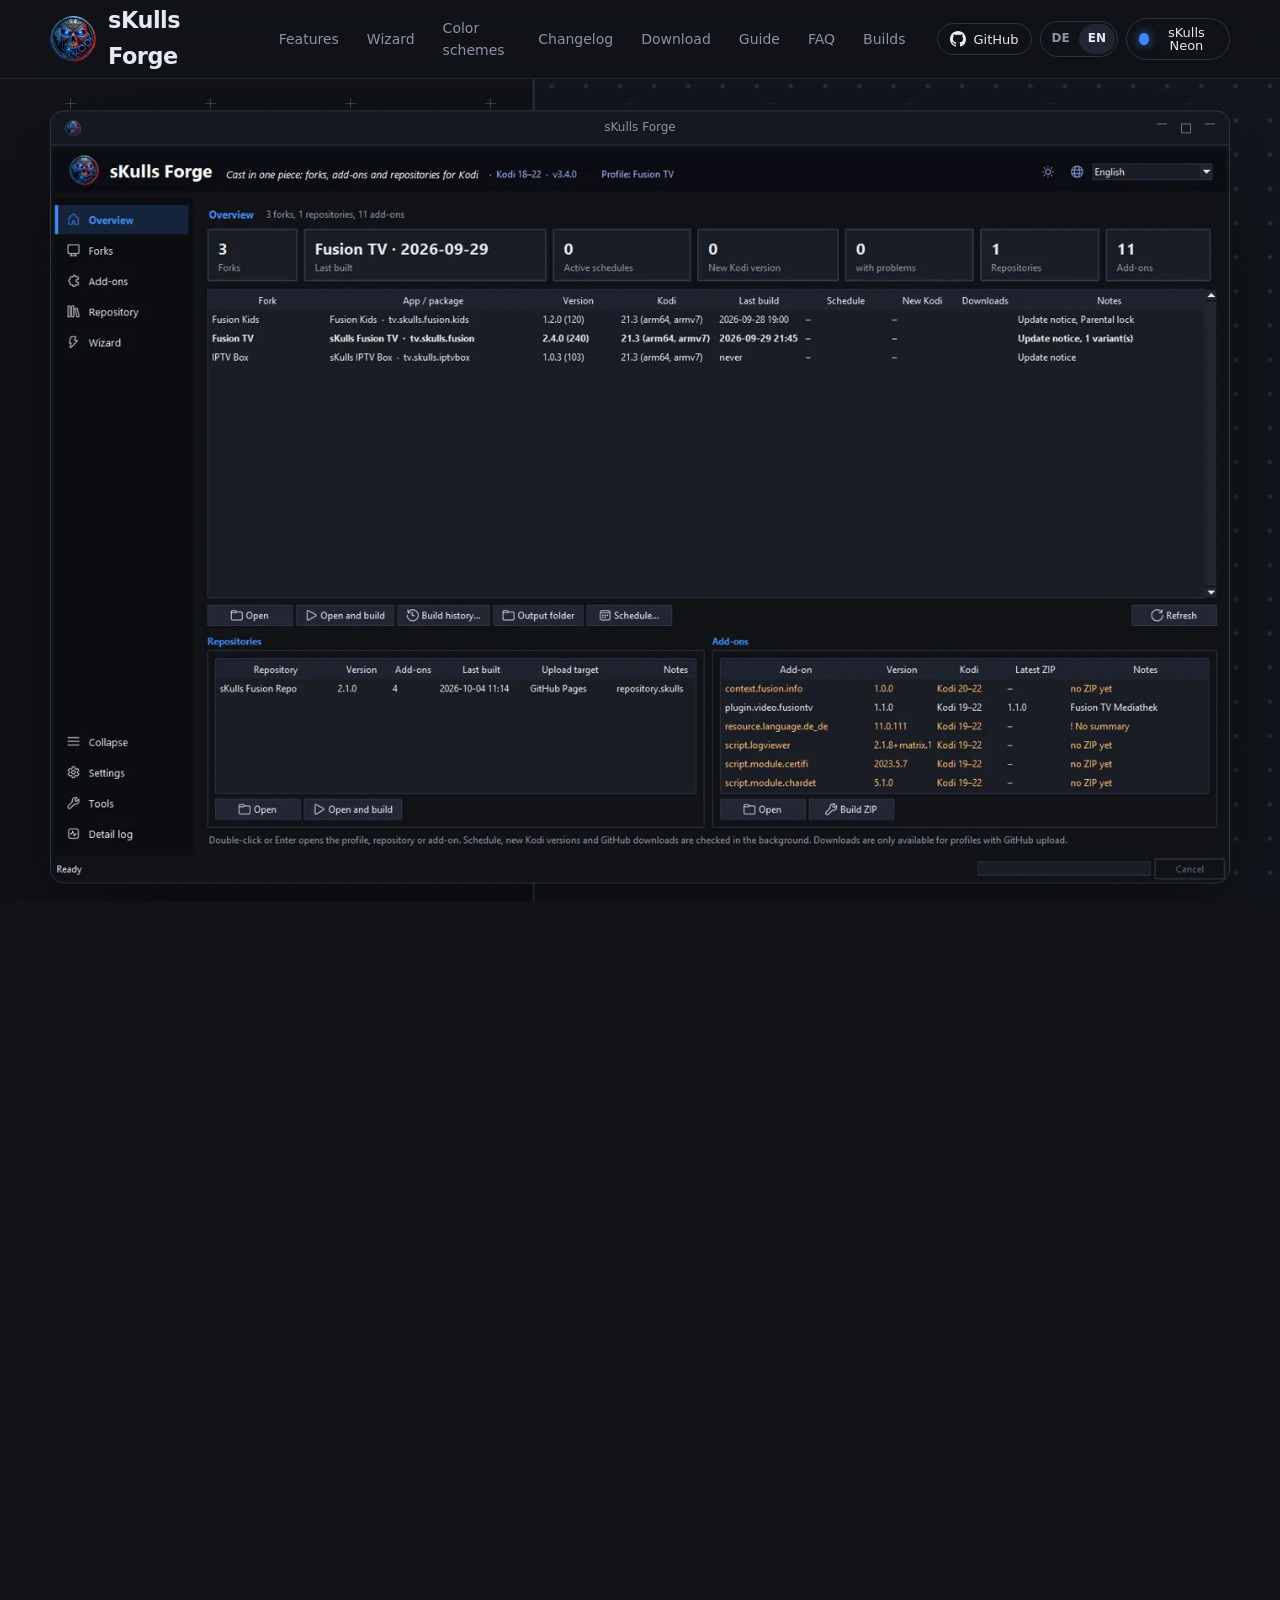
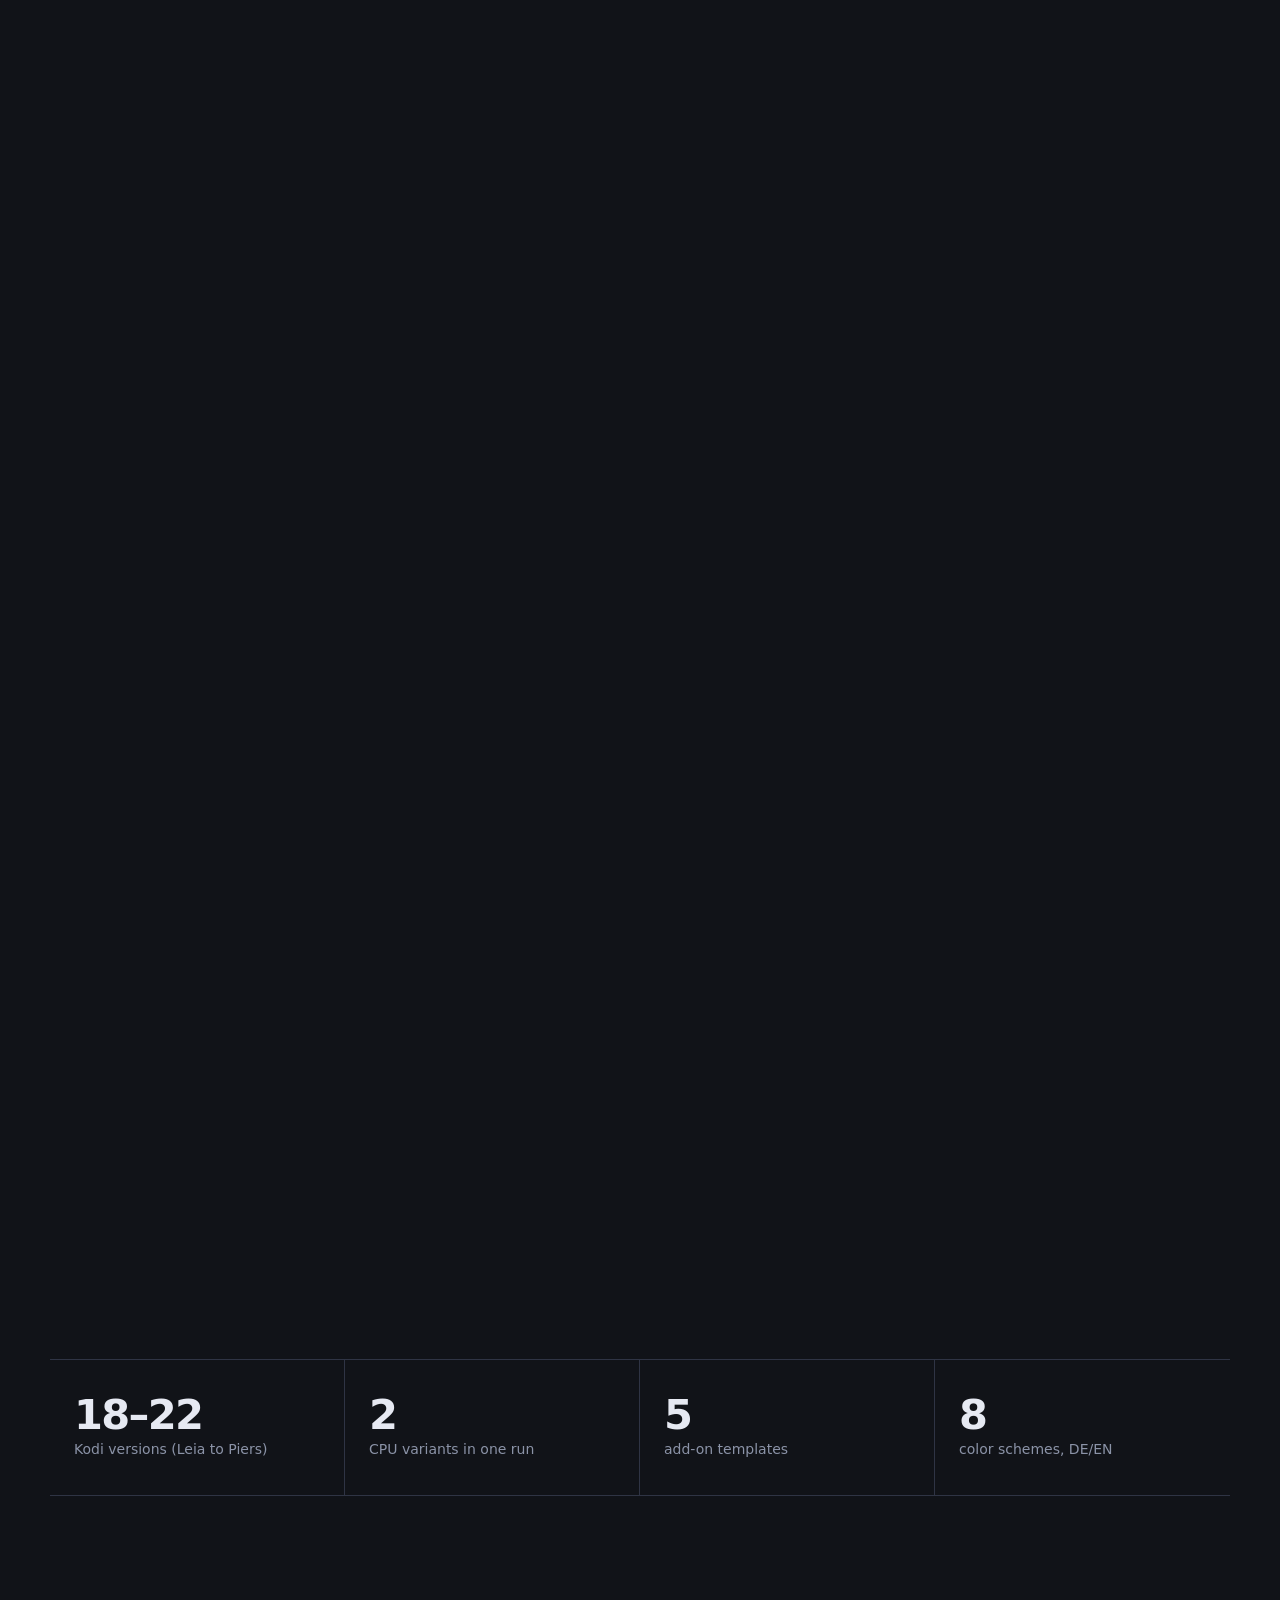
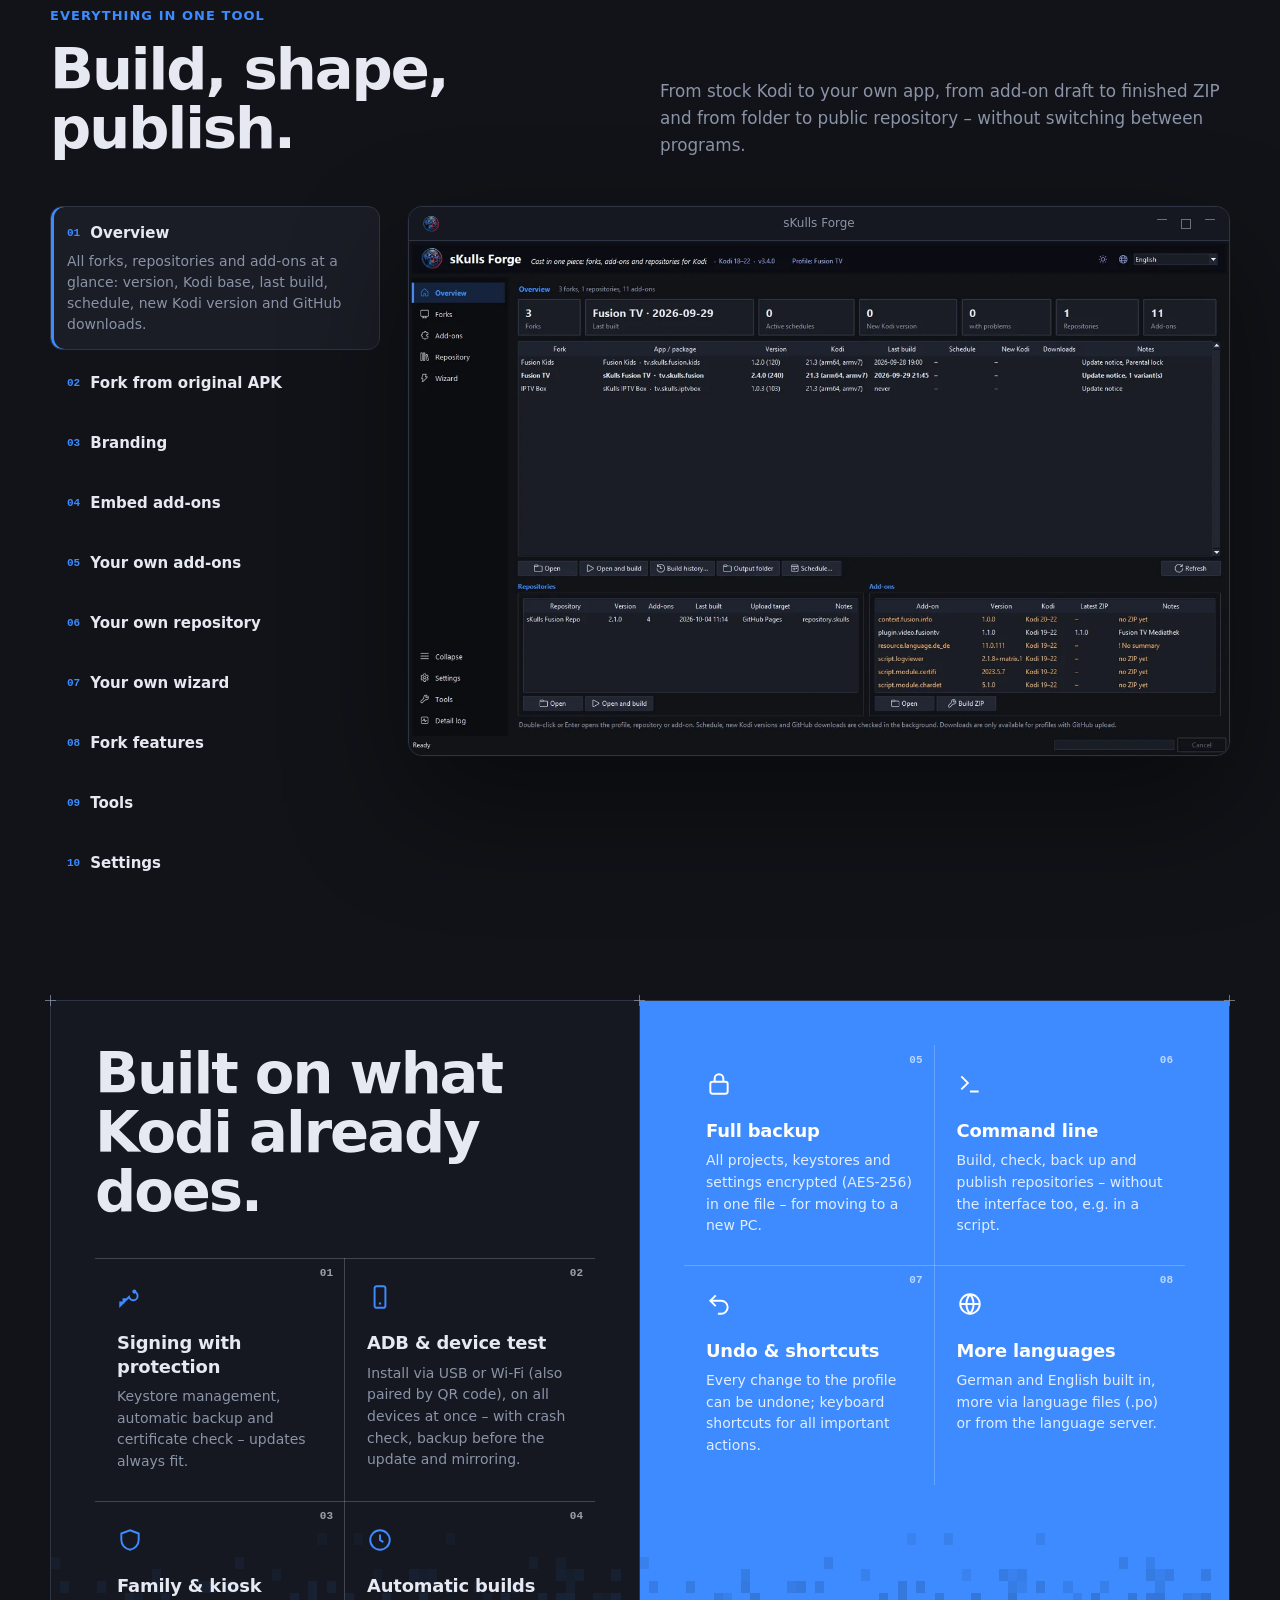
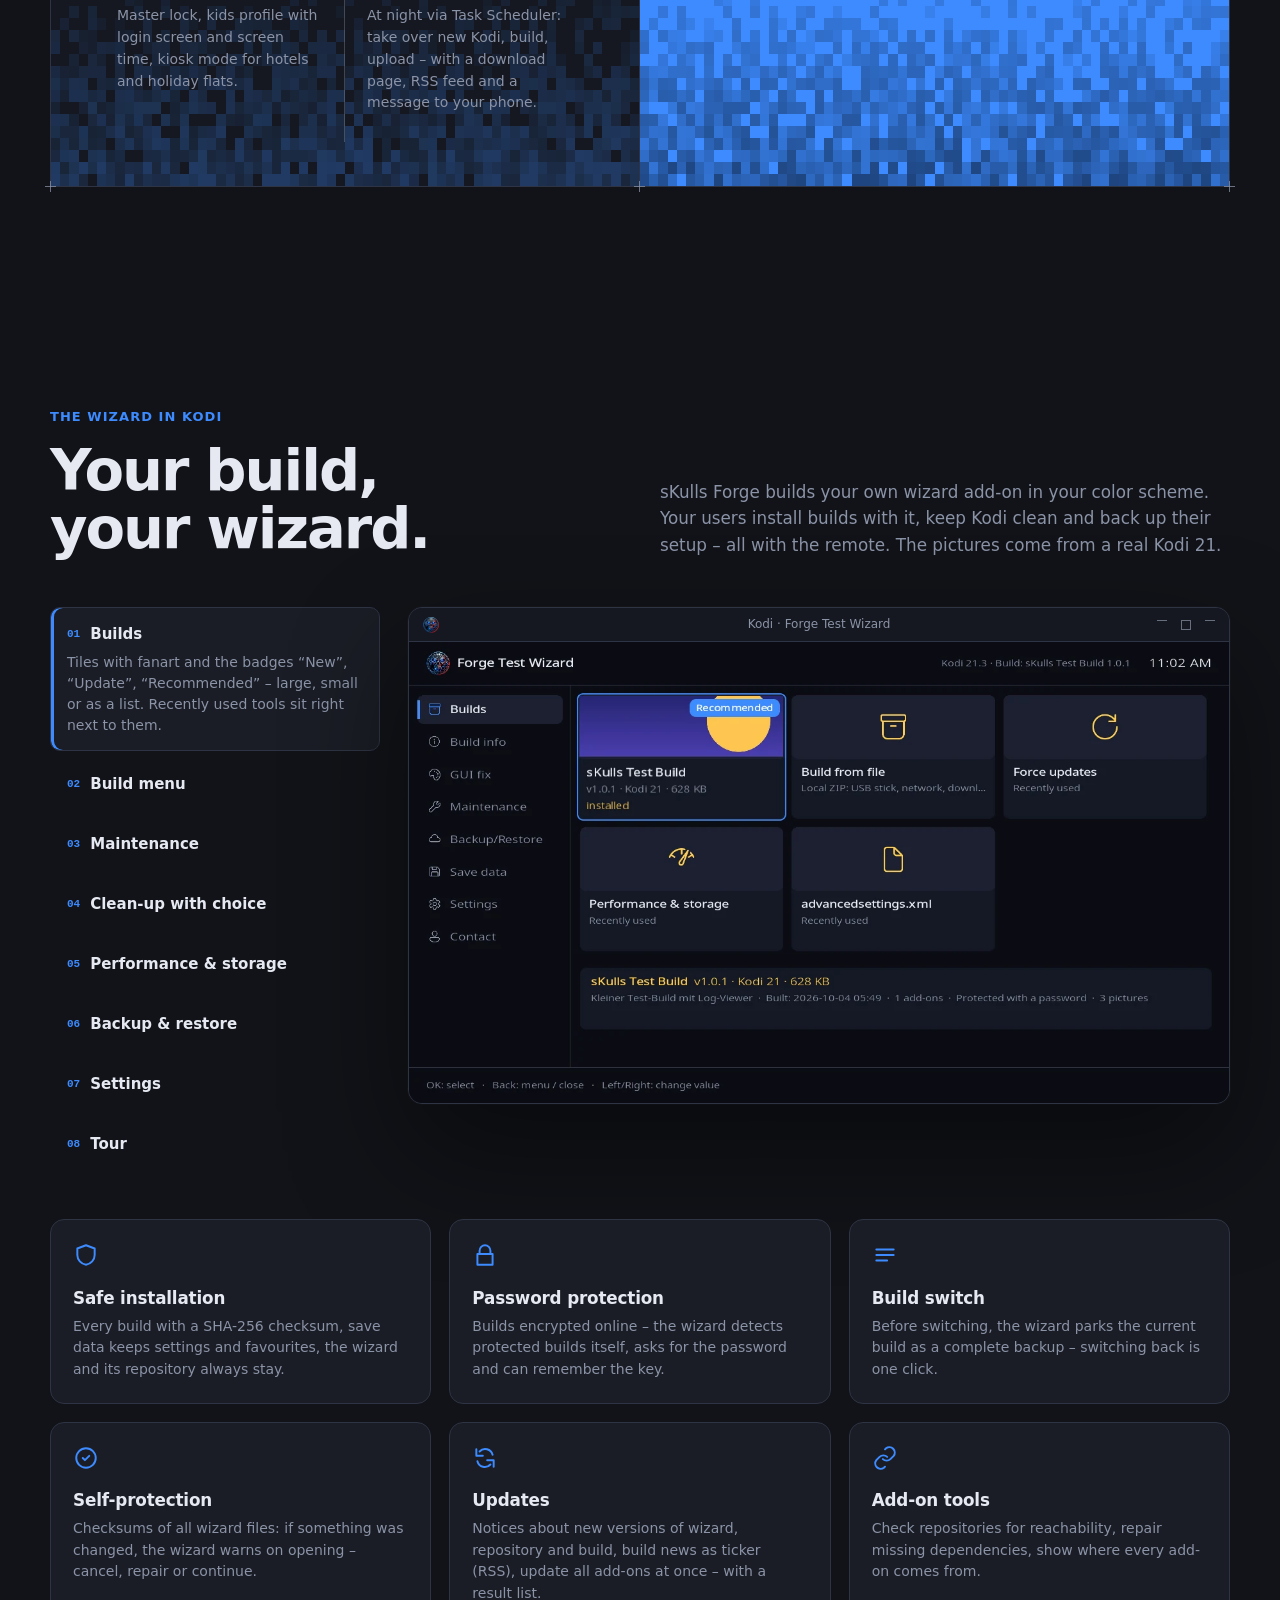
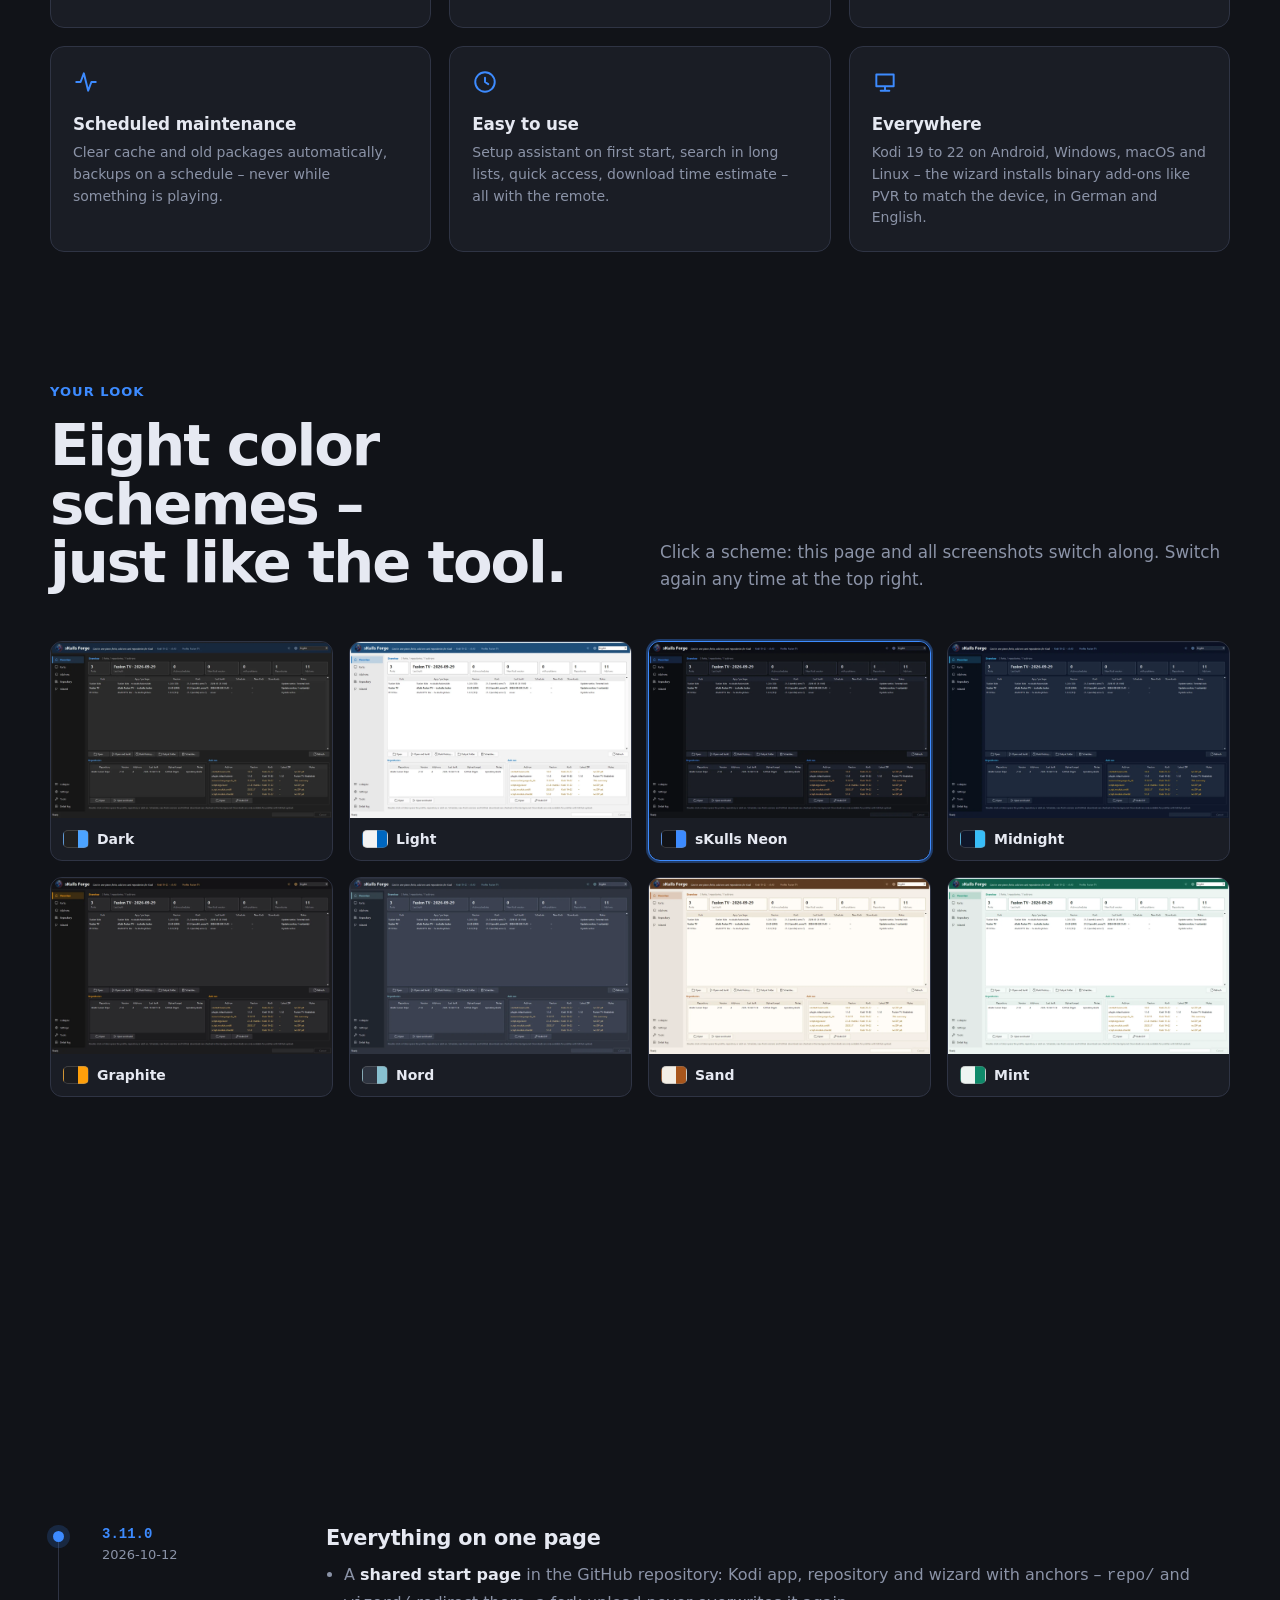
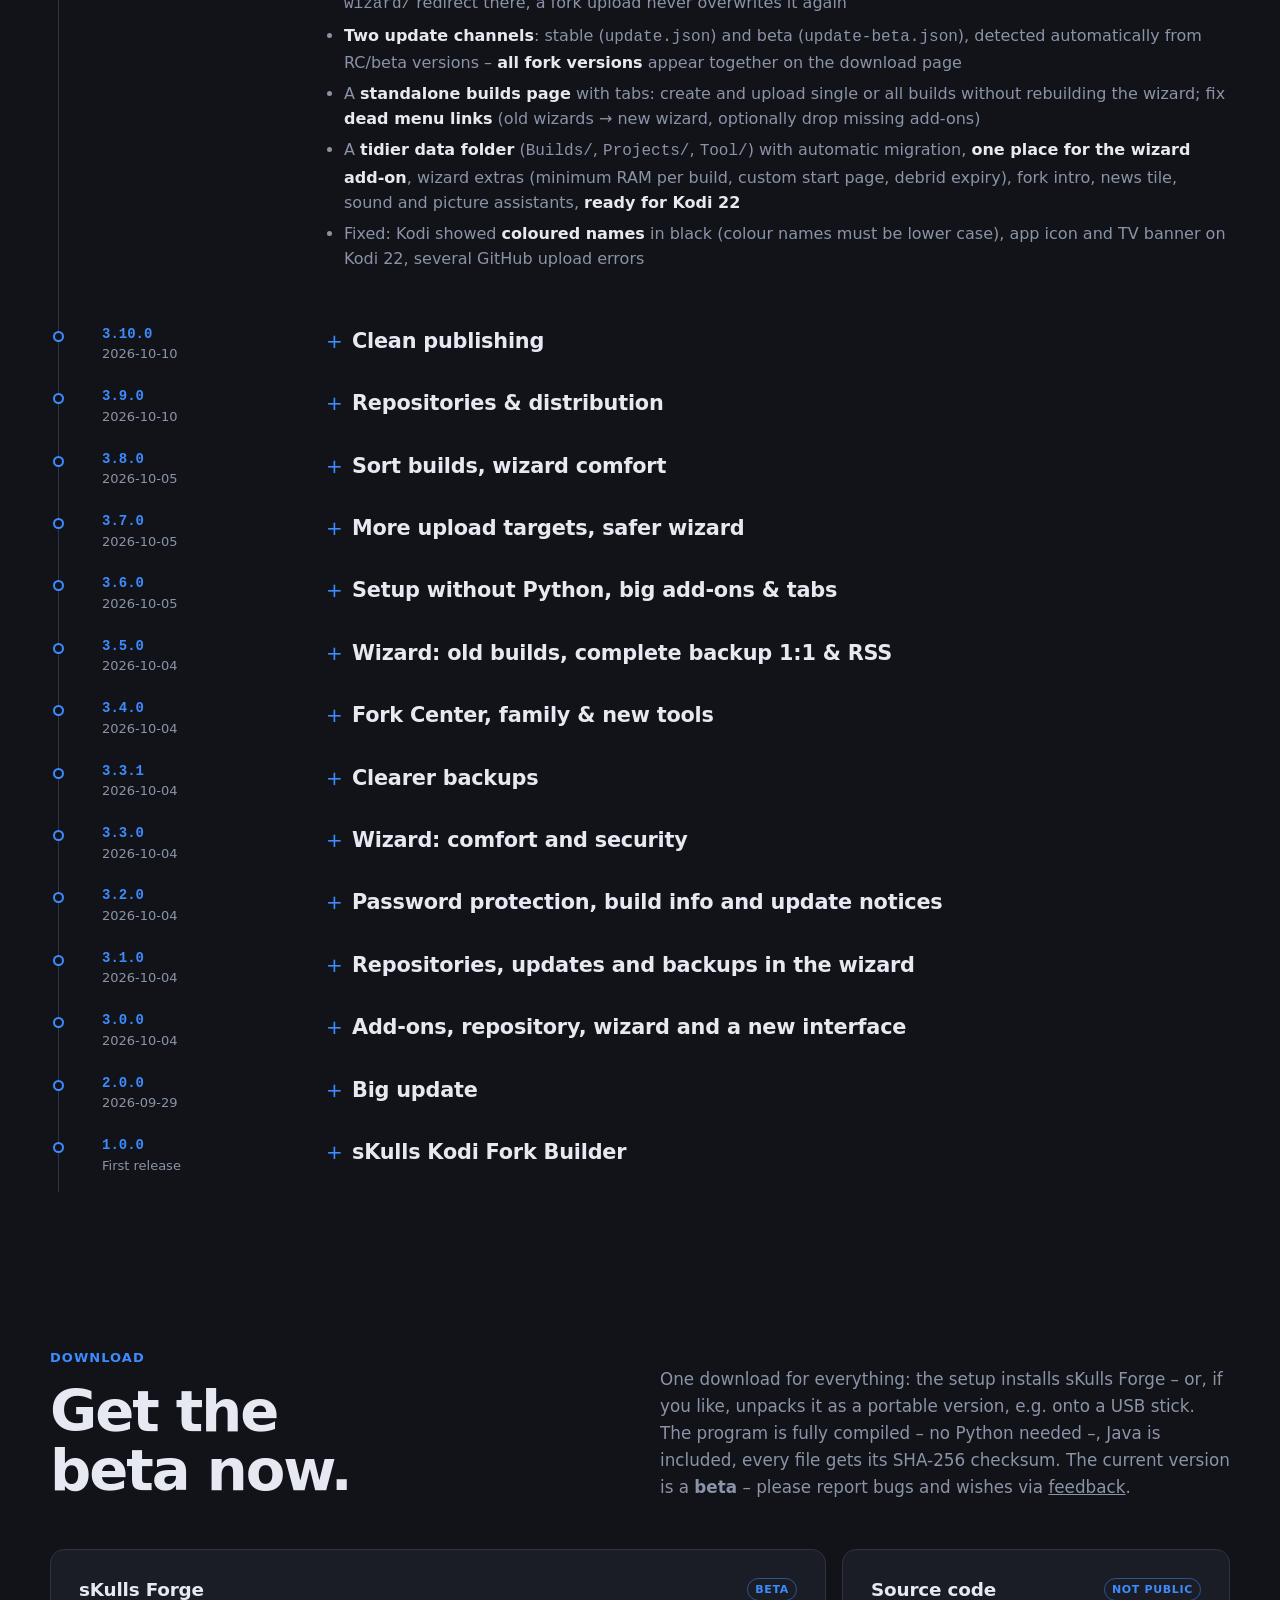
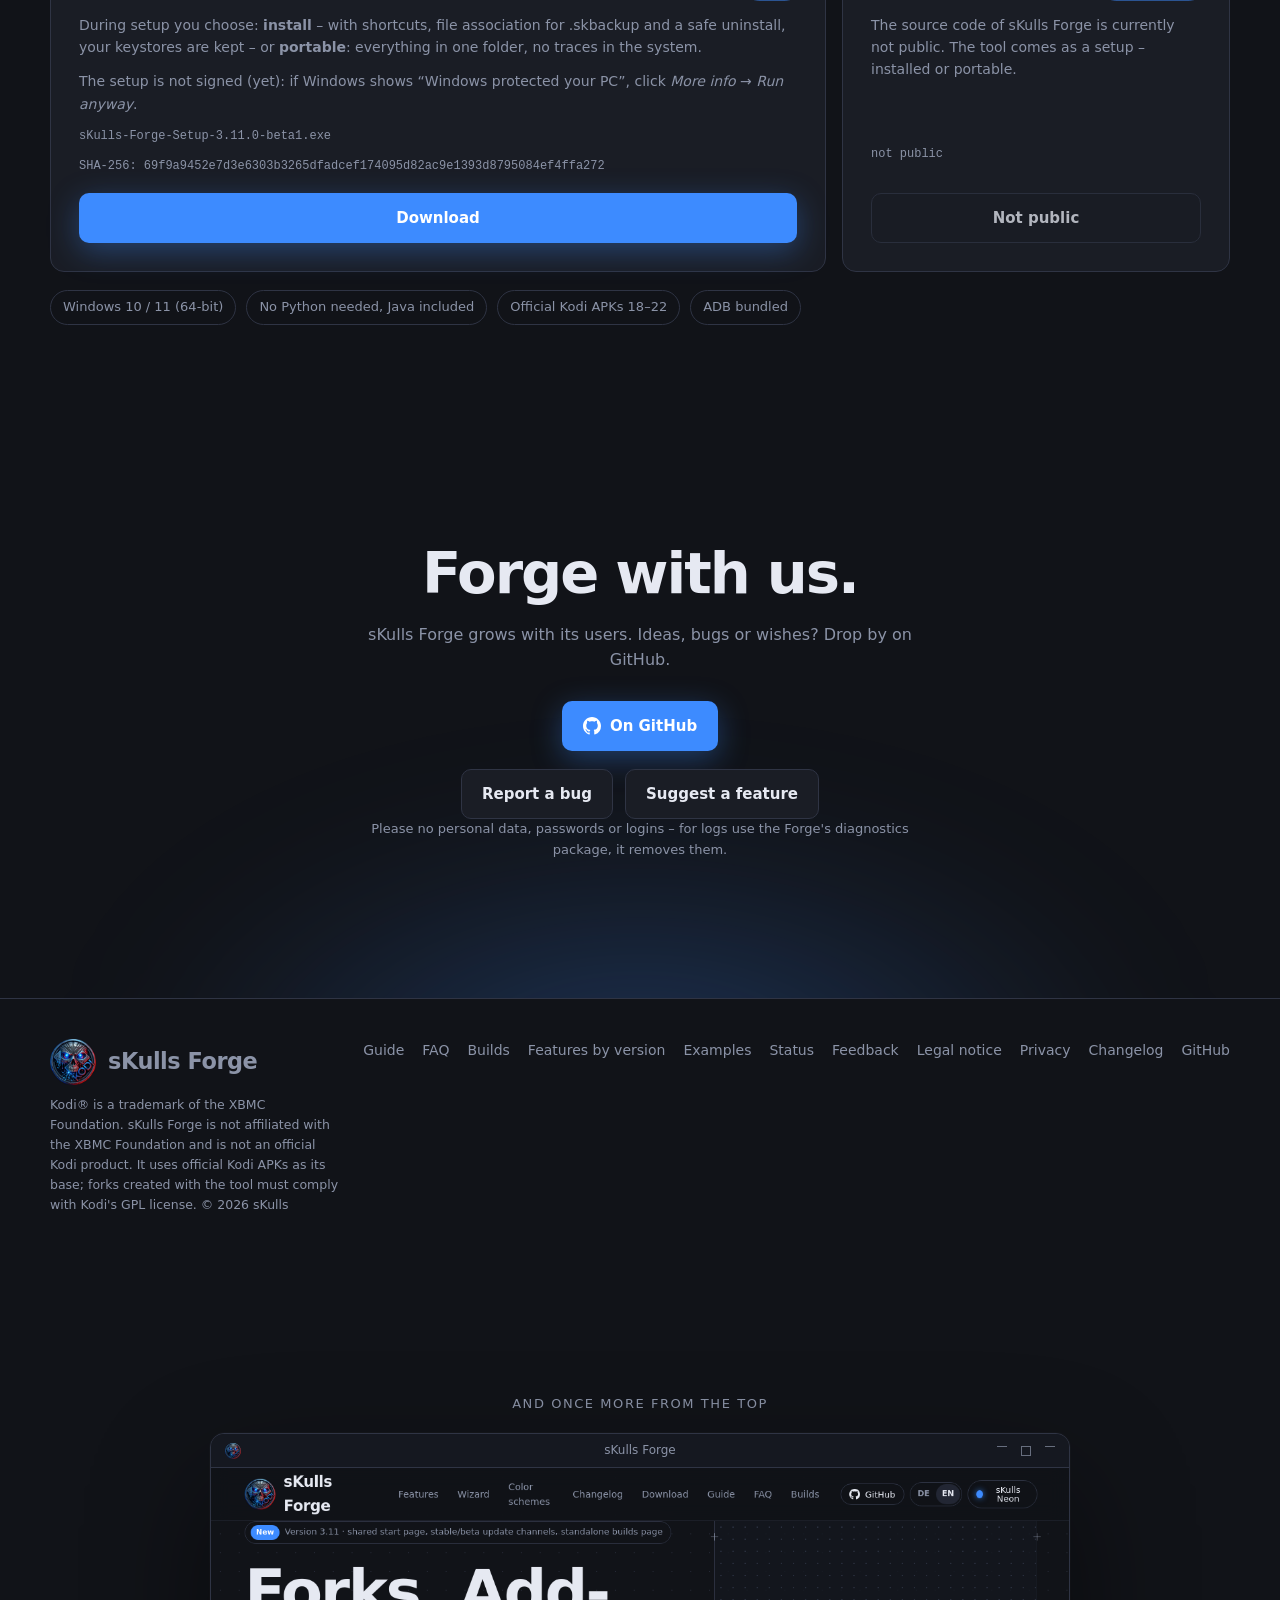
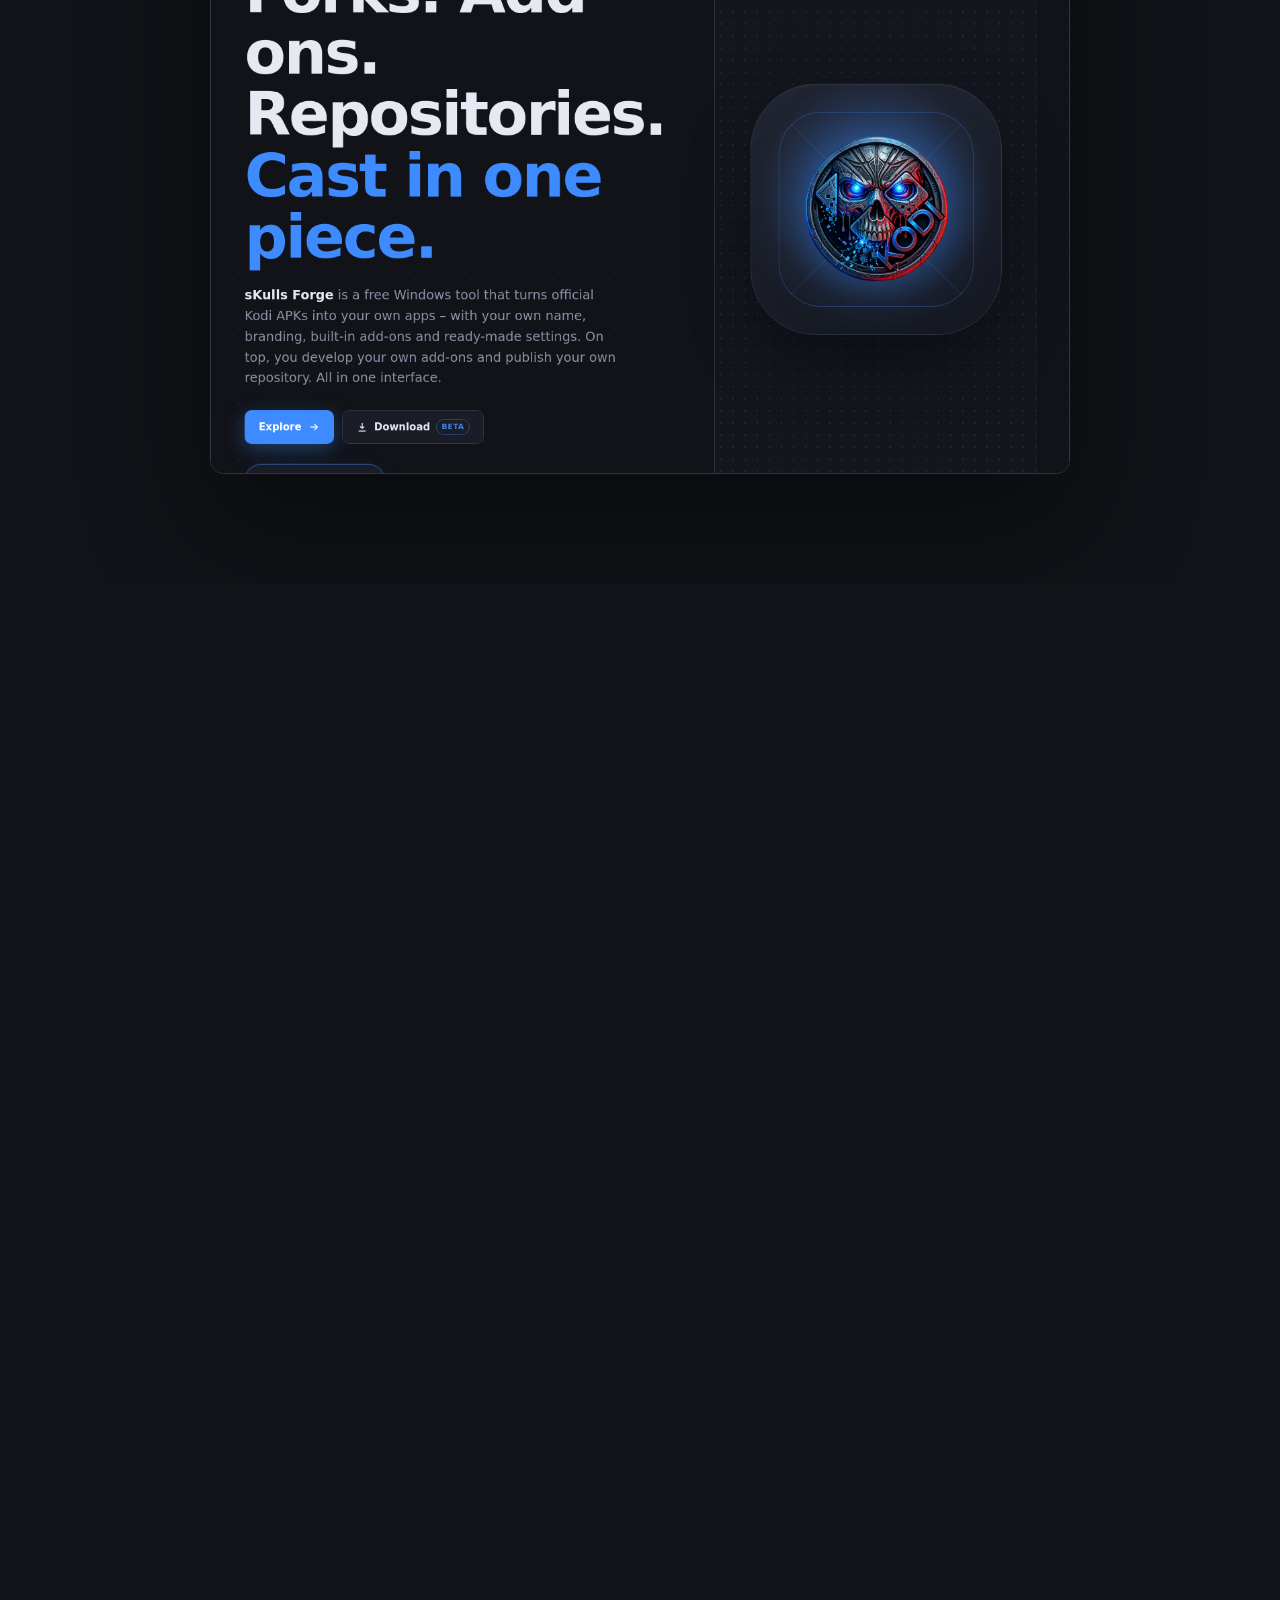
<file: index.html>
<!doctype html>
<html lang="de" data-lang="de" data-scheme="skulls"
      data-title-de="sKulls Forge – Forks, Addons und Repositories für Kodi"
      data-title-en="sKulls Forge – forks, add-ons and repositories for Kodi"
      data-desc-de="Kostenloses Windows-Tool: eigene Kodi-Forks aus offiziellen APKs bauen, eigene Addons entwickeln und ein eigenes Repository veröffentlichen – aus einem Guss."
      data-desc-en="Free Windows tool: build your own Kodi forks from official APKs, develop your own add-ons and publish your own repository – cast in one piece.">
<head>
  <meta charset="utf-8">
  <meta name="viewport" content="width=device-width, initial-scale=1">
  <title>sKulls Forge – Forks, Addons und Repositories für Kodi</title>
  <meta name="description" content="Kostenloses Windows-Tool: eigene Kodi-Forks aus offiziellen APKs bauen, eigene Addons entwickeln und ein eigenes Repository veröffentlichen – aus einem Guss.">
  <meta name="theme-color" content="#111318">
  <meta property="og:title" content="sKulls Forge">
  <meta property="og:description" content="Aus einem Guss: Forks, Addons und Repositories für Kodi">
  <link rel="canonical" href="https://skullsplitter2026.github.io/sKulls-Forge/">
  <meta property="og:url" content="https://skullsplitter2026.github.io/sKulls-Forge/">
  <meta property="og:type" content="website">
  <meta property="og:image" content="https://skullsplitter2026.github.io/sKulls-Forge/assets/shots/de/skulls/overview.webp">
  <link rel="icon" href="favicon.ico" sizes="any">
  <link rel="icon" href="assets/img/logo-64.png" type="image/png">
  <link rel="apple-touch-icon" href="assets/img/logo-256.png">
  <link rel="stylesheet" href="assets/css/style.css?v=3.11.0b1">
  <script src="assets/js/config.js?v=3.11.0b1"></script>
  <script src="assets/js/main.js?v=3.11.0b1"></script>
  <script src="assets/js/pages.js?v=3.11.0b1"></script>
</head>
<body>
<!-- Punktraster im Hintergrund (läuft beim Scrollen mit) -->
<canvas class="bg-dots" aria-hidden="true"></canvas>

<!-- ============ Navigation ============ -->
<header class="nav">
  <div class="wrap">
    <a class="brand" href="#top"><img src="assets/img/logo-64.png" alt="">sKulls Forge</a>
    <nav class="nav-links" aria-label="Seiten">
      <a href="#features"><span lang="de">Funktionen</span><span lang="en">Features</span></a>
      <a href="#wizard">Wizard</a>
      <a href="#schemes"><span lang="de">Farbschemata</span><span lang="en">Color schemes</span></a>
      <a href="#changelog">Changelog</a>
      <a href="#download">Download</a>
      <a href="anleitung.html"><span lang="de">Anleitung</span><span lang="en">Guide</span></a>
      <a href="faq.html">FAQ</a>
      <a href="builds.html">Builds</a>
    </nav>
    <div class="nav-tools">
      <a class="pill" data-github href="https://skullsplitter2026.github.io/sKulls-Forge/" target="_blank" rel="noopener">
        <svg viewBox="0 0 16 16" fill="currentColor" aria-hidden="true"><path d="M8 0C3.58 0 0 3.58 0 8c0 3.54 2.29 6.53 5.47 7.59.4.07.55-.17.55-.38 0-.19-.01-.82-.01-1.49-2.01.37-2.53-.49-2.69-.94-.09-.23-.48-.94-.82-1.13-.28-.15-.68-.52-.01-.53.63-.01 1.08.58 1.23.82.72 1.21 1.87.87 2.33.66.07-.52.28-.87.51-1.07-1.78-.2-3.64-.89-3.64-3.95 0-.87.31-1.59.82-2.15-.08-.2-.36-1.02.08-2.12 0 0 .67-.21 2.2.82.64-.18 1.32-.27 2-.27.68 0 1.36.09 2 .27 1.53-1.04 2.2-.82 2.2-.82.44 1.1.16 1.92.08 2.12.51.56.82 1.27.82 2.15 0 3.07-1.87 3.75-3.65 3.95.29.25.54.73.54 1.48 0 1.07-.01 1.93-.01 2.2 0 .21.15.46.55.38A8.013 8.013 0 0016 8c0-4.42-3.58-8-8-8z"/></svg>
        <span class="label">GitHub</span>
      </a>
      <div class="lang-switch" role="group" aria-label="Sprache / Language">
        <button type="button" data-lang="de" aria-pressed="true">DE</button>
        <button type="button" data-lang="en" aria-pressed="false">EN</button>
      </div>
      <div class="scheme">
        <button class="pill" id="scheme-toggle" type="button" aria-haspopup="true" aria-expanded="false"
                title="Farbschema / Color scheme">
          <i class="scheme-dot" aria-hidden="true"></i><span class="label" id="scheme-label">sKulls Neon</span>
        </button>
        <div class="scheme-menu" id="scheme-menu" role="menu" aria-label="Farbschema"></div>
      </div>
    </div>
  </div>
</header>

<main id="top">

<!-- ============ Hero: Kamerafahrt ============ -->
<section class="hero-scene" data-scene="hero">
  <div class="stage">
    <div class="cam">
      <div class="wrap hero-grid">
      <div class="hero-text">
        <div class="eyebrow"><b lang="de">Neu</b><b lang="en">New</b>
          <span lang="de">Version 3.11 · gemeinsame Startseite, Update-Kanäle Stabil/Beta, eigene Builds-Seite</span>
          <span lang="en">Version 3.11 · shared start page, stable/beta update channels, standalone builds page</span>
        </div>
        <h1 lang="de">Forks. Addons.<br>Repositories.<br><span style="color:var(--accent)">Aus einem Guss.</span></h1>
        <h1 lang="en">Forks. Add-ons.<br>Repositories.<br><span style="color:var(--accent)">Cast in one piece.</span></h1>
        <p class="lead" lang="de"><strong>sKulls Forge</strong> ist ein kostenloses Windows-Tool, das aus offiziellen
          Kodi-APKs eigene Apps baut – mit eigenem Namen, Branding, fest eingebauten Addons und fertigen Einstellungen.
          Dazu entwickelst du eigene Addons und veröffentlichst dein eigenes Repository. Alles in einer Oberfläche.</p>
        <p class="lead" lang="en"><strong>sKulls Forge</strong> is a free Windows tool that turns official Kodi APKs
          into your own apps – with your own name, branding, built-in add-ons and ready-made settings. On top, you
          develop your own add-ons and publish your own repository. All in one interface.</p>
        <div class="actions">
          <a class="btn btn-primary" href="#features">
            <span lang="de">Entdecken</span><span lang="en">Explore</span>
            <svg viewBox="0 0 24 24" fill="none" stroke="currentColor" stroke-width="2" aria-hidden="true"><path d="M5 12h14M13 6l6 6-6 6"/></svg>
          </a>
          <a class="btn btn-ghost" href="#download">
            <svg viewBox="0 0 24 24" fill="none" stroke="currentColor" stroke-width="2" aria-hidden="true"><path d="M12 4v11m0 0l-4-4m4 4l4-4M5 20h14"/></svg>
            Download <span class="soon" lang="de" data-dl-tag="installer">bald</span><span class="soon" lang="en" data-dl-tag="installer">soon</span>
          </a>
        </div>
        <div class="counters hero-counters" aria-live="polite">
          <div class="counter" data-counter="visits" hidden>
            <svg viewBox="0 0 24 24" fill="none" stroke="currentColor" stroke-width="1.8" stroke-linecap="round" stroke-linejoin="round" aria-hidden="true"><path d="M2 12s3.6-7 10-7 10 7 10 7-3.6 7-10 7S2 12 2 12z"/><circle cx="12" cy="12" r="3"/></svg>
            <strong class="value">–</strong>
            <span lang="de">Besuche</span><span lang="en">Visits</span>
          </div>
          <div class="counter" data-counter="downloads">
            <svg viewBox="0 0 24 24" fill="none" stroke="currentColor" stroke-width="1.8" stroke-linecap="round" stroke-linejoin="round" aria-hidden="true"><path d="M12 3v12M7 10l5 5 5-5M4 21h16"/></svg>
            <strong class="value">–</strong>
            <span class="label-some"><span lang="de">Downloads</span><span lang="en">Downloads</span></span>
            <span class="label-none" hidden><span lang="de">noch keine Downloads</span><span lang="en">no downloads yet</span></span>
          </div>
        </div>
      </div>
      <div class="hero-col" aria-hidden="true">
          <i class="mark tl"></i><i class="mark tr"></i><i class="mark bl"></i><i class="mark br"></i>
          <div class="app-icon"><img src="assets/img/logo-256.png" alt=""></div>
        </div>
      </div>
    </div>
    <div class="fly">
      <div class="window">
        <div class="window-bar"><img src="assets/img/logo-64.png" alt="" width="16" height="16">
          <span class="title">sKulls Forge</span><span class="ctl"><i></i><i></i><i></i></span></div>
        <img data-shot="overview" src="assets/shots/de/skulls/overview.webp" width="1400" height="877"
             data-alt-de="Übersicht: alle Forks, Repositories und Addons auf einen Blick"
             data-alt-en="Overview: all forks, repositories and add-ons at a glance"
             alt="Übersicht: alle Forks, Repositories und Addons auf einen Blick">
      </div>
    </div>
    <div class="scroll-hint" aria-hidden="true"><span lang="de">Scrollen</span><span lang="en">Scroll</span><i></i></div>
  </div>
</section>

<!-- ============ Zahlen ============ -->
<div class="wrap reveal">
  <div class="stats">
    <div class="stat"><b>18–22</b><span lang="de">Kodi-Versionen (Leia bis Piers)</span><span lang="en">Kodi versions (Leia to Piers)</span></div>
    <div class="stat"><b>2</b><span lang="de">CPU-Varianten in einem Durchgang</span><span lang="en">CPU variants in one run</span></div>
    <div class="stat"><b>5</b><span lang="de">Addon-Vorlagen</span><span lang="en">add-on templates</span></div>
    <div class="stat"><b>8</b><span lang="de">Farbschemata, DE/EN</span><span lang="en">color schemes, DE/EN</span></div>
  </div>
</div>

<!-- ============ Feature-Tour ============ -->
<section id="features">
  <div class="wrap">
    <div class="section-head reveal">
      <div>
        <div class="kicker" lang="de">Alles in einem Werkzeug</div><div class="kicker" lang="en">Everything in one tool</div>
        <h2 lang="de">Bauen, formen,<br>veröffentlichen.</h2><h2 lang="en">Build, shape,<br>publish.</h2>
      </div>
      <p lang="de">Vom Original-Kodi zur eigenen App, vom Addon-Entwurf zur fertigen ZIP und vom Ordner zum
        öffentlichen Repository – ohne zwischen Programmen zu wechseln.</p>
      <p lang="en">From stock Kodi to your own app, from add-on draft to finished ZIP and from folder to public
        repository – without switching between programs.</p>
    </div>

    <div class="tour reveal">
      <div class="tour-tabs" role="tablist">
        <button class="tour-tab" role="tab" aria-selected="true" data-view="overview"
                data-alt-de="Übersicht aller Forks, Repositories und Addons" data-alt-en="Overview of all forks, repositories and add-ons">
          <strong><span class="n">01</span><span lang="de">Übersicht</span><span lang="en">Overview</span></strong>
          <p lang="de">Alle Forks, Repositories und Addons auf einen Blick: Version, Kodi-Basis, letzter Build, Zeitplan, neue Kodi-Version und GitHub-Downloads.</p>
          <p lang="en">All forks, repositories and add-ons at a glance: version, Kodi base, last build, schedule, new Kodi version and GitHub downloads.</p>
        </button>
        <button class="tour-tab" role="tab" aria-selected="false" data-view="fork"
                data-alt-de="Fork aus einer Original-APK" data-alt-en="Fork from an original APK">
          <strong><span class="n">02</span><span lang="de">Fork aus Original-APK</span><span lang="en">Fork from original APK</span></strong>
          <p lang="de">Neuer Package-Name – der Fork läuft neben dem Original. Batch-Build für arm64 und armv7, Update-Builds mit update.json und „Was ist neu“.</p>
          <p lang="en">New package name – the fork runs next to the original. Batch build for arm64 and armv7, update builds with update.json and “What's new”.</p>
        </button>
        <button class="tour-tab" role="tab" aria-selected="false" data-view="branding"
                data-alt-de="Branding: Icon, Banner, Splash" data-alt-en="Branding: icon, banner, splash">
          <strong><span class="n">03</span>Branding</strong>
          <p lang="de">App-Icon, Android-TV-Banner, Splash-Screen und Vendor-Logo – automatisch in alle Größen skaliert. Dazu Estuary-Hauptmenü und eigener Hintergrund.</p>
          <p lang="en">App icon, Android TV banner, splash screen and vendor logo – scaled to all sizes automatically. Plus the Estuary main menu and your own background.</p>
        </button>
        <button class="tour-tab" role="tab" aria-selected="false" data-view="embed"
                data-alt-de="Addons fest in die APK einbetten" data-alt-en="Embed add-ons into the APK">
          <strong><span class="n">04</span><span lang="de">Addons einbetten</span><span lang="en">Embed add-ons</span></strong>
          <p lang="de">Addons und Repositories fest einbauen, direkt aus dem Kodi-Repository passend zu Kodi-Version und CPU, Einstellungen vorbelegen und die APK verkleinern.</p>
          <p lang="en">Build in add-ons and repositories, straight from the Kodi repository matching Kodi version and CPU, preset their settings and slim down the APK.</p>
        </button>
        <button class="tour-tab" role="tab" aria-selected="false" data-view="addons"
                data-alt-de="Eigene Addons entwickeln und prüfen" data-alt-en="Develop and check your own add-ons">
          <strong><span class="n">05</span><span lang="de">Eigene Addons</span><span lang="en">Your own add-ons</span></strong>
          <p lang="de">Aus Vorlagen anlegen, addon.xml bearbeiten, Texte mit Farbe und Fett gestalten, für Kodi 18–22 prüfen (Python-Version, Syntax, Abhängigkeiten), Version samt Changelog erhöhen, saubere ZIP bauen und per ADB testen.</p>
          <p lang="en">Create from templates, edit the addon.xml, style texts with colour and bold, check for Kodi 18–22 (Python version, syntax, dependencies), bump the version with changelog, build a clean ZIP and test via ADB.</p>
        </button>
        <button class="tour-tab" role="tab" aria-selected="false" data-view="repo"
                data-alt-de="Eigenes Kodi-Repository" data-alt-en="Your own Kodi repository">
          <strong><span class="n">06</span><span lang="de">Eigenes Repository</span><span lang="en">Your own repository</span></strong>
          <p lang="de">addons.xml mit Prüfsummen, Zweige für Kodi 18 und 19+, Repository-Addon und index.html – offizielle Kodi-Addons werden markiert und weggelassen, hochgeladen per FTP/SFTP oder in einem Commit zu GitHub Pages.</p>
          <p lang="en">addons.xml with checksums, branches for Kodi 18 and 19+, repository add-on and index.html – official Kodi add-ons are marked and left out, uploaded via FTP/SFTP or in one commit to GitHub Pages.</p>
        </button>
        <button class="tour-tab" role="tab" aria-selected="false" data-view="wizard"
                data-alt-de="Eigener Wizard für Kodi-Builds" data-alt-en="Your own wizard for Kodi builds">
          <strong><span class="n">07</span><span lang="de">Eigener Wizard</span><span lang="en">Your own wizard</span></strong>
          <p lang="de">Builds aus einem Kodi-Ordner oder dem alten Wizard schnüren – ohne Passwörter und Tokens –, RSS-Laufschrift, Wizard-Addon im eigenen Farbschema – installiert mit Prüfsumme und Save Data, mit Wartung, Backup, Updates und Leistungs-Check für RAM und Speicher.</p>
          <p lang="en">Pack builds from a Kodi folder or the old wizard – without passwords and tokens –, RSS ticker, wizard add-on in your own color scheme – installs with checksum and save data, with maintenance, backup, updates and a performance check for memory and storage.</p>
        </button>
        <button class="tour-tab" role="tab" aria-selected="false" data-view="forkcenter"
                data-alt-de="Fork-Funktionen: Fork-Center, Familie, Updates" data-alt-en="Fork features: Fork Center, family, updates">
          <strong><span class="n">08</span><span lang="de">Fork-Funktionen</span><span lang="en">Fork features</span></strong>
          <p lang="de">Fork-Center im Fork (Wartung, Sicherung, Hilfe, Support-Code), Mitteilungen, Kinderprofil mit Bildschirmzeit, Kiosk-Modus, Bildschirmschoner und In-App-Update.</p>
          <p lang="en">Fork Center in the fork (maintenance, backup, help, support code), messages, kids profile with screen time, kiosk mode, screensaver and in-app update.</p>
        </button>
        <button class="tour-tab" role="tab" aria-selected="false" data-view="tools"
                data-alt-de="Werkzeuge: Analyse, Geräte, Verteilung" data-alt-en="Tools: analysis, devices, distribution">
          <strong><span class="n">09</span><span lang="de">Werkzeuge</span><span lang="en">Tools</span></strong>
          <p lang="de">APK-Größe, Kodi-Log-Analyse, Abhängigkeitsbaum, Skin-Einstellungen, Nightly-Vorschau, Windows-Portable, QR-Kopplung, Bildschirm spiegeln und Portal-Seite.</p>
          <p lang="en">APK size, Kodi log analysis, dependency tree, skin settings, nightly preview, Windows portable, QR pairing, screen mirroring and portal page.</p>
        </button>
        <button class="tour-tab" role="tab" aria-selected="false" data-view="settings"
                data-alt-de="Einstellungen: Farbschema, Projekt-Ordner, Upload-Ziele" data-alt-en="Settings: color scheme, project folder, upload targets">
          <strong><span class="n">10</span><span lang="de">Einstellungen</span><span lang="en">Settings</span></strong>
          <p lang="de">Ein Projekt-Ordner für alle Daten, zentrale Upload-Ziele mit Verbindungstest, Benachrichtigung per Telegram/Discord/E-Mail, paralleles Bauen mit Build-Cache, Web-Oberfläche, acht Farbschemata und Sprachen.</p>
          <p lang="en">One project folder for all data, central upload targets with connection test, notifications via Telegram/Discord/email, parallel builds with build cache, web interface, eight color schemes and languages.</p>
        </button>
      </div>
      <div class="window">
        <div class="window-bar"><img src="assets/img/logo-64.png" alt="" width="16" height="16">
          <span class="title">sKulls Forge</span><span class="ctl"><i></i><i></i><i></i></span></div>
        <img id="tour-shot" data-shot="overview" src="assets/shots/de/skulls/overview.webp" width="1400" height="877"
             data-alt-de="Übersicht aller Forks, Repositories und Addons" data-alt-en="Overview of all forks, repositories and add-ons"
             alt="Übersicht aller Forks, Repositories und Addons" loading="lazy">
      </div>
    </div>
  </div>
</section>

<!-- ============ Raster: was noch drin ist ============ -->
<section style="padding-top:0">
  <div class="wrap reveal">
    <div class="grid-panel">
      <i class="mark tl"></i><i class="mark tr"></i><i class="mark bl"></i><i class="mark br"></i><i class="mark tc"></i><i class="mark bc"></i>
      <div class="grid-intro">
        <canvas class="dither dim" aria-hidden="true"></canvas>
        <h2 lang="de">Gebaut auf dem, was Kodi schon kann.</h2>
        <h2 lang="en">Built on what Kodi already does.</h2>
        <div class="cells">
          <div class="cell"><span class="num">01</span>
            <svg class="ico" viewBox="0 0 24 24" fill="none" stroke="currentColor" stroke-width="1.8"><path d="M15 7a4 4 0 11-3.9 4.9L3 20v-3h3v-3h3l2.1-2.1"/><circle cx="16" cy="7" r="1"/></svg>
            <h3 lang="de">Signatur mit Schutz</h3><h3 lang="en">Signing with protection</h3>
            <p lang="de">Keystore-Verwaltung, automatische Sicherung und Zertifikat-Prüfung – Updates passen immer.</p>
            <p lang="en">Keystore management, automatic backup and certificate check – updates always fit.</p></div>
          <div class="cell"><span class="num">02</span>
            <svg class="ico" viewBox="0 0 24 24" fill="none" stroke="currentColor" stroke-width="1.8"><rect x="7" y="2" width="10" height="20" rx="2"/><path d="M11 18h2"/></svg>
            <h3 lang="de">ADB &amp; Gerätetest</h3><h3 lang="en">ADB &amp; device test</h3>
            <p lang="de">Per USB oder WLAN (auch per QR-Code gekoppelt) installieren, auf allen Geräten gleichzeitig – mit Absturzprüfung, Sicherung vor dem Update und Spiegelung.</p>
            <p lang="en">Install via USB or Wi-Fi (also paired by QR code), on all devices at once – with crash check, backup before the update and mirroring.</p></div>
          <div class="cell"><span class="num">03</span>
            <svg class="ico" viewBox="0 0 24 24" fill="none" stroke="currentColor" stroke-width="1.8"><path d="M12 3l8 3v6c0 4.5-3.4 8.3-8 9-4.6-.7-8-4.5-8-9V6z"/></svg>
            <h3 lang="de">Familie &amp; Kiosk</h3><h3 lang="en">Family &amp; kiosk</h3>
            <p lang="de">Master-Lock, Kinderprofil mit Anmeldebildschirm und Bildschirmzeit, Kiosk-Modus für Hotel und Ferienwohnung.</p>
            <p lang="en">Master lock, kids profile with login screen and screen time, kiosk mode for hotels and holiday flats.</p></div>
          <div class="cell"><span class="num">04</span>
            <svg class="ico" viewBox="0 0 24 24" fill="none" stroke="currentColor" stroke-width="1.8"><circle cx="12" cy="12" r="9"/><path d="M12 7v5l3 2"/></svg>
            <h3 lang="de">Automatische Builds</h3><h3 lang="en">Automatic builds</h3>
            <p lang="de">Nachts per Aufgabenplanung: neues Kodi übernehmen, bauen, hochladen – mit Download-Seite, RSS-Feed und Nachricht aufs Handy.</p>
            <p lang="en">At night via Task Scheduler: take over new Kodi, build, upload – with a download page, RSS feed and a message to your phone.</p></div>
        </div>
      </div>
      <div class="grid-hot">
        <canvas class="dither" aria-hidden="true"></canvas>
        <div class="cells">
          <div class="cell" style="border-top:0"><span class="num">05</span>
            <svg class="ico" viewBox="0 0 24 24" fill="none" stroke="currentColor" stroke-width="1.8"><rect x="4" y="10" width="16" height="11" rx="2"/><path d="M8 10V7a4 4 0 018 0v3"/></svg>
            <h3 lang="de">Gesamtsicherung</h3><h3 lang="en">Full backup</h3>
            <p lang="de">Alle Projekte, Keystores und Einstellungen verschlüsselt (AES-256) in einer Datei – für den Umzug auf einen neuen PC.</p>
            <p lang="en">All projects, keystores and settings encrypted (AES-256) in one file – for moving to a new PC.</p></div>
          <div class="cell" style="border-top:0"><span class="num">06</span>
            <svg class="ico" viewBox="0 0 24 24" fill="none" stroke="currentColor" stroke-width="1.8"><path d="M4 17l6-6-6-6M12 19h8"/></svg>
            <h3 lang="de">Kommandozeile</h3><h3 lang="en">Command line</h3>
            <p lang="de">Bauen, prüfen, sichern und Repositories veröffentlichen – auch ohne Oberfläche, z.B. im Skript.</p>
            <p lang="en">Build, check, back up and publish repositories – without the interface too, e.g. in a script.</p></div>
          <div class="cell"><span class="num">07</span>
            <svg class="ico" viewBox="0 0 24 24" fill="none" stroke="currentColor" stroke-width="1.8"><path d="M9 14L4 9l5-5"/><path d="M4 9h10a6 6 0 010 12h-3"/></svg>
            <h3 lang="de">Rückgängig &amp; Kürzel</h3><h3 lang="en">Undo &amp; shortcuts</h3>
            <p lang="de">Jede Änderung am Profil lässt sich zurücknehmen; Tastenkürzel für alle wichtigen Aktionen.</p>
            <p lang="en">Every change to the profile can be undone; keyboard shortcuts for all important actions.</p></div>
          <div class="cell"><span class="num">08</span>
            <svg class="ico" viewBox="0 0 24 24" fill="none" stroke="currentColor" stroke-width="1.8"><circle cx="12" cy="12" r="9"/><path d="M3 12h18M12 3a14 14 0 010 18M12 3a14 14 0 000 18"/></svg>
            <h3 lang="de">Weitere Sprachen</h3><h3 lang="en">More languages</h3>
            <p lang="de">Deutsch und Englisch eingebaut, weitere per Sprachdatei (.po) oder vom Sprach-Server.</p>
            <p lang="en">German and English built in, more via language files (.po) or from the language server.</p></div>
        </div>
      </div>
    </div>
  </div>
</section>

<!-- ============ Wizard ============ -->
<section id="wizard" class="wiz">
  <div class="wrap">
    <div class="section-head reveal">
      <div>
        <div class="kicker" lang="de">Der Wizard in Kodi</div><div class="kicker" lang="en">The wizard in Kodi</div>
        <h2 lang="de">Dein Build,<br>dein Wizard.</h2><h2 lang="en">Your build,<br>your wizard.</h2>
      </div>
      <p lang="de">Der sKulls Forge baut ein eigenes Wizard-Addon in deinem Farbschema. Deine Nutzer installieren damit
        Builds, halten Kodi sauber und sichern ihre Einrichtung – alles mit der Fernbedienung. Die Bilder stammen aus
        einem echten Kodi 21.</p>
      <p lang="en">sKulls Forge builds your own wizard add-on in your color scheme. Your users install builds with it,
        keep Kodi clean and back up their setup – all with the remote. The pictures come from a real Kodi 21.</p>
    </div>

    <div class="tour wiz-tour reveal">
      <div class="tour-tabs wiz-tabs" role="tablist">
        <button class="wiz-tab" role="tab" aria-selected="true" data-src="assets/shots/wizard/builds.webp"
                data-alt-de="Wizard in Kodi: Builds" data-alt-en="Wizard in Kodi: Builds">
          <strong><span class="n">01</span><span lang="de">Builds</span><span lang="en">Builds</span></strong>
          <p lang="de">Kacheln mit Fanart und Abzeichen „Neu“, „Update“, „Empfohlen“ – groß, klein oder als Liste. Zuletzt benutzte Werkzeuge liegen direkt daneben.</p>
          <p lang="en">Tiles with fanart and the badges “New”, “Update”, “Recommended” – large, small or as a list. Recently used tools sit right next to them.</p>
        </button>
        <button class="wiz-tab" role="tab" aria-selected="false" data-src="assets/shots/wizard/build_menu.webp"
                data-alt-de="Wizard in Kodi: Build-Menü" data-alt-en="Wizard in Kodi: Build menu">
          <strong><span class="n">02</span><span lang="de">Build-Menü</span><span lang="en">Build menu</span></strong>
          <p lang="de">Installieren, Was ist neu, Inhalt anzeigen und eine Bildergalerie – geschützte Builds fragen nach dem Passwort, auch als „Build aus Datei“.</p>
          <p lang="en">Install, what's new, show contents and a picture gallery – protected builds ask for the password, also as “build from file”.</p>
        </button>
        <button class="wiz-tab" role="tab" aria-selected="false" data-src="assets/shots/wizard/maintenance.webp"
                data-alt-de="Wizard in Kodi: Wartung" data-alt-en="Wizard in Kodi: Maintenance">
          <strong><span class="n">03</span><span lang="de">Wartung</span><span lang="en">Maintenance</span></strong>
          <p lang="de">Cache, Pakete, Vorschaubilder, Absturzberichte, Speicher-Assistent, Addon-Werkzeuge, Log, System-Tweaks und mehr – in Reitern sortiert.</p>
          <p lang="en">Cache, packages, thumbnails, crash reports, storage assistant, add-on tools, log, system tweaks and more – sorted into tabs.</p>
        </button>
        <button class="wiz-tab" role="tab" aria-selected="false" data-src="assets/shots/wizard/cleanup.webp"
                data-alt-de="Wizard in Kodi: Aufräumen mit Auswahl" data-alt-en="Wizard in Kodi: Clean-up with choice">
          <strong><span class="n">04</span><span lang="de">Aufräumen mit Auswahl</span><span lang="en">Clean-up with choice</span></strong>
          <p lang="de">Bei „Alles aufräumen“ entscheidest du, was weg soll. Unbenutzte Datenbanken älterer Kodi-Versionen werden markiert und erklärt.</p>
          <p lang="en">With “Clean up everything” you decide what goes. Unused databases of older Kodi versions are marked and explained.</p>
        </button>
        <button class="wiz-tab" role="tab" aria-selected="false" data-src="assets/shots/wizard/performance.webp"
                data-alt-de="Wizard in Kodi: Leistung & Speicher" data-alt-en="Wizard in Kodi: Performance & storage">
          <strong><span class="n">05</span><span lang="de">Leistung & Speicher</span><span lang="en">Performance & storage</span></strong>
          <p lang="de">RAM und Speicher grafisch, Vorschlag für Puffer und Lesefaktor je nach Gerät – oder advancedsettings.xml von Hand mit Tipps zu jedem Wert.</p>
          <p lang="en">Memory and storage as bars, a suggestion for buffer and read factor per device – or advancedsettings.xml by hand with tips for every value.</p>
        </button>
        <button class="wiz-tab" role="tab" aria-selected="false" data-src="assets/shots/wizard/backup.webp"
                data-alt-de="Wizard in Kodi: Backup & Restore" data-alt-en="Wizard in Kodi: Backup & restore">
          <strong><span class="n">06</span><span lang="de">Backup & Restore</span><span lang="en">Backup & restore</span></strong>
          <p lang="de">Kompletter Build 1:1 – auch mit Passwörtern und Logins – oder ohne Addon-Daten, nur Addons, nur Daten, Oberfläche, Favoriten – mit eigenem Namen, automatisch nach Zeitplan und mit Prüfsumme.</p>
          <p lang="en">Complete build 1:1 – including passwords and logins – or without add-on data, add-ons only, data only, interface, favourites – with your own name, automatically on a schedule and with checksum.</p>
        </button>
        <button class="wiz-tab" role="tab" aria-selected="false" data-src="assets/shots/wizard/settings.webp"
                data-alt-de="Wizard in Kodi: Einstellungen" data-alt-en="Wizard in Kodi: Settings">
          <strong><span class="n">07</span><span lang="de">Einstellungen</span><span lang="en">Settings</span></strong>
          <p lang="de">Update-Hinweise, automatische Wartung, Ansicht, Startbild, PIN für gefährliche Aktionen, Einrichtungsassistent und Selbstprüfung.</p>
          <p lang="en">Update notices, automatic maintenance, view, splash screen, PIN for dangerous actions, setup assistant and self-check.</p>
        </button>
        <button class="wiz-tab" role="tab" aria-selected="false" data-src="assets/shots/wizard/tour.webp"
                data-alt-de="Wizard in Kodi: Rundgang als Animation" data-alt-en="Wizard in Kodi: tour as animation">
          <strong><span class="n">08</span><span lang="de">Rundgang</span><span lang="en">Tour</span></strong>
          <p lang="de">Einmal durch den ganzen Wizard als kurze Animation – so, wie er mit der Fernbedienung auf dem Fernseher läuft.</p>
          <p lang="en">Once through the whole wizard as a short animation – just as it runs on the TV with the remote.</p>
        </button>
      </div>
      <div class="window">
        <div class="window-bar"><img src="assets/img/logo-64.png" alt="" width="16" height="16">
          <span class="title">Kodi · Forge Test Wizard</span><span class="ctl"><i></i><i></i><i></i></span></div>
        <img id="wiz-shot" src="assets/shots/wizard/builds.webp" width="1280" height="720"
             data-alt-de="Wizard in Kodi: Builds" data-alt-en="Wizard in Kodi: Builds" alt="Wizard in Kodi: Builds" loading="lazy">
      </div>
    </div>

    <div class="wiz-grid reveal">
      <div class="wiz-card">
        <svg viewBox="0 0 24 24" fill="none" stroke="currentColor" stroke-width="1.8" stroke-linecap="round" stroke-linejoin="round"><path d="M12 3l8 3v6c0 4.5-3.4 8.3-8 9-4.6-.7-8-4.5-8-9V6z"/></svg>
        <h3 lang="de">Sicher installieren</h3><h3 lang="en">Safe installation</h3>
        <p lang="de">Jeder Build mit SHA-256-Prüfsumme, Save Data hält Einstellungen und Favoriten fest, Wizard und Repository bleiben immer erhalten.</p>
        <p lang="en">Every build with a SHA-256 checksum, save data keeps settings and favourites, the wizard and its repository always stay.</p>
      </div>
      <div class="wiz-card">
        <svg viewBox="0 0 24 24" fill="none" stroke="currentColor" stroke-width="1.8" stroke-linecap="round" stroke-linejoin="round"><path d="M7 11V8a5 5 0 0110 0v3M5 11h14v10H5z"/></svg>
        <h3 lang="de">Passwortschutz</h3><h3 lang="en">Password protection</h3>
        <p lang="de">Builds verschlüsselt online – der Wizard erkennt geschützte Builds selbst, fragt nach dem Passwort und merkt sich auf Wunsch den Schlüssel.</p>
        <p lang="en">Builds encrypted online – the wizard detects protected builds itself, asks for the password and can remember the key.</p>
      </div>
      <div class="wiz-card">
        <svg viewBox="0 0 24 24" fill="none" stroke="currentColor" stroke-width="1.8" stroke-linecap="round" stroke-linejoin="round"><path d="M4 7h16M4 12h16M4 17h10"/></svg>
        <h3 lang="de">Build-Wechsel</h3><h3 lang="en">Build switch</h3>
        <p lang="de">Vor dem Wechsel parkt der Wizard den bisherigen Build als Komplett-Backup – zurück geht es mit einem Klick.</p>
        <p lang="en">Before switching, the wizard parks the current build as a complete backup – switching back is one click.</p>
      </div>
      <div class="wiz-card">
        <svg viewBox="0 0 24 24" fill="none" stroke="currentColor" stroke-width="1.8" stroke-linecap="round" stroke-linejoin="round"><path d="M9 12l2 2 4-4M12 3a9 9 0 100 18 9 9 0 000-18z"/></svg>
        <h3 lang="de">Selbstschutz</h3><h3 lang="en">Self-protection</h3>
        <p lang="de">Prüfsummen aller Wizard-Dateien: wurde etwas verändert, warnt der Wizard beim Öffnen – abbrechen, reparieren oder weiter.</p>
        <p lang="en">Checksums of all wizard files: if something was changed, the wizard warns on opening – cancel, repair or continue.</p>
      </div>
      <div class="wiz-card">
        <svg viewBox="0 0 24 24" fill="none" stroke="currentColor" stroke-width="1.8" stroke-linecap="round" stroke-linejoin="round"><path d="M4 4v6h6M20 20v-6h-6M5 15a7 7 0 0012 3M19 9A7 7 0 007 6"/></svg>
        <h3 lang="de">Updates</h3><h3 lang="en">Updates</h3>
        <p lang="de">Hinweise auf neue Versionen von Wizard, Repository und Build, Build-News als Laufschrift (RSS), alle Addons auf einmal aktualisieren – mit Ergebnisliste.</p>
        <p lang="en">Notices about new versions of wizard, repository and build, build news as ticker (RSS), update all add-ons at once – with a result list.</p>
      </div>
      <div class="wiz-card">
        <svg viewBox="0 0 24 24" fill="none" stroke="currentColor" stroke-width="1.8" stroke-linecap="round" stroke-linejoin="round"><path d="M10 13a5 5 0 007 0l3-3a5 5 0 00-7-7l-1 1M14 11a5 5 0 00-7 0l-3 3a5 5 0 007 7l1-1"/></svg>
        <h3 lang="de">Addon-Werkzeuge</h3><h3 lang="en">Add-on tools</h3>
        <p lang="de">Repositories auf Erreichbarkeit prüfen, fehlende Abhängigkeiten reparieren, Herkunft jedes Addons anzeigen.</p>
        <p lang="en">Check repositories for reachability, repair missing dependencies, show where every add-on comes from.</p>
      </div>
      <div class="wiz-card">
        <svg viewBox="0 0 24 24" fill="none" stroke="currentColor" stroke-width="1.8" stroke-linecap="round" stroke-linejoin="round"><path d="M3 12h4l3-8 4 16 3-8h4"/></svg>
        <h3 lang="de">Wartung nach Plan</h3><h3 lang="en">Scheduled maintenance</h3>
        <p lang="de">Cache und alte Pakete automatisch leeren, Backups nach Zeitplan – nie während etwas läuft.</p>
        <p lang="en">Clear cache and old packages automatically, backups on a schedule – never while something is playing.</p>
      </div>
      <div class="wiz-card">
        <svg viewBox="0 0 24 24" fill="none" stroke="currentColor" stroke-width="1.8" stroke-linecap="round" stroke-linejoin="round"><path d="M12 8v4l3 2M12 3a9 9 0 100 18 9 9 0 000-18z"/></svg>
        <h3 lang="de">Bequem bedienen</h3><h3 lang="en">Easy to use</h3>
        <p lang="de">Einrichtungsassistent beim ersten Start, Suche in langen Listen, Schnellzugriff, Downloadzeit-Schätzung – alles mit der Fernbedienung.</p>
        <p lang="en">Setup assistant on first start, search in long lists, quick access, download time estimate – all with the remote.</p>
      </div>
      <div class="wiz-card">
        <svg viewBox="0 0 24 24" fill="none" stroke="currentColor" stroke-width="1.8" stroke-linecap="round" stroke-linejoin="round"><path d="M4 5h16v11H4zM8 20h8M12 16v4"/></svg>
        <h3 lang="de">Überall</h3><h3 lang="en">Everywhere</h3>
        <p lang="de">Kodi 19 bis 22 auf Android, Windows, macOS und Linux – Binär-Addons wie PVR lädt der Wizard passend zum Gerät, auf Deutsch und Englisch.</p>
        <p lang="en">Kodi 19 to 22 on Android, Windows, macOS and Linux – the wizard installs binary add-ons like PVR to match the device, in German and English.</p>
      </div>
    </div>
  </div>
</section>

<!-- ============ Farbschemata ============ -->
<section id="schemes" style="padding-top:20px">
  <div class="wrap">
    <div class="section-head reveal">
      <div>
        <div class="kicker" lang="de">Dein Look</div><div class="kicker" lang="en">Your look</div>
        <h2 lang="de">Acht Farbschemata –<br>wie im Tool.</h2><h2 lang="en">Eight color schemes –<br>just like the tool.</h2>
      </div>
      <p lang="de">Klick auf ein Schema: Diese Seite und alle Screenshots wechseln mit. Oben rechts lässt
        es sich jederzeit wieder wechseln.</p>
      <p lang="en">Click a scheme: this page and all screenshots switch along. Switch again any time at the
        top right.</p>
    </div>
    <div class="schemes reveal">
      <button class="scheme-card" type="button" data-scheme-choice="dark"><img data-shot="overview" data-scheme-shot="dark" src="assets/shots/de/dark/overview.webp" alt="" loading="lazy"><span><i class="swatch" style="--s-bg:#202020;--s-accent:#4ca3ff"></i><b data-scheme-name="dark">Dunkel</b></span></button>
      <button class="scheme-card" type="button" data-scheme-choice="light"><img data-shot="overview" data-scheme-shot="light" src="assets/shots/de/light/overview.webp" alt="" loading="lazy"><span><i class="swatch" style="--s-bg:#f3f3f3;--s-accent:#0067c0"></i><b data-scheme-name="light">Hell</b></span></button>
      <button class="scheme-card" type="button" data-scheme-choice="skulls"><img data-shot="overview" data-scheme-shot="skulls" src="assets/shots/de/skulls/overview.webp" alt="" loading="lazy"><span><i class="swatch" style="--s-bg:#111318;--s-accent:#3d8bff"></i><b data-scheme-name="skulls">sKulls Neon</b></span></button>
      <button class="scheme-card" type="button" data-scheme-choice="midnight"><img data-shot="overview" data-scheme-shot="midnight" src="assets/shots/de/midnight/overview.webp" alt="" loading="lazy"><span><i class="swatch" style="--s-bg:#0f172a;--s-accent:#38bdf8"></i><b data-scheme-name="midnight">Mitternacht</b></span></button>
      <button class="scheme-card" type="button" data-scheme-choice="graphite"><img data-shot="overview" data-scheme-shot="graphite" src="assets/shots/de/graphite/overview.webp" alt="" loading="lazy"><span><i class="swatch" style="--s-bg:#1c1c1e;--s-accent:#ff9f0a"></i><b data-scheme-name="graphite">Graphit</b></span></button>
      <button class="scheme-card" type="button" data-scheme-choice="nord"><img data-shot="overview" data-scheme-shot="nord" src="assets/shots/de/nord/overview.webp" alt="" loading="lazy"><span><i class="swatch" style="--s-bg:#2e3440;--s-accent:#88c0d0"></i><b data-scheme-name="nord">Nord</b></span></button>
      <button class="scheme-card" type="button" data-scheme-choice="sand"><img data-shot="overview" data-scheme-shot="sand" src="assets/shots/de/sand/overview.webp" alt="" loading="lazy"><span><i class="swatch" style="--s-bg:#f4efe6;--s-accent:#a8561c"></i><b data-scheme-name="sand">Sand</b></span></button>
      <button class="scheme-card" type="button" data-scheme-choice="mint"><img data-shot="overview" data-scheme-shot="mint" src="assets/shots/de/mint/overview.webp" alt="" loading="lazy"><span><i class="swatch" style="--s-bg:#eef5f2;--s-accent:#0f8a6a"></i><b data-scheme-name="mint">Mint</b></span></button>
    </div>
  </div>
</section>

<!-- ============ Changelog ============ -->
<section id="changelog">
  <div class="wrap">
    <div class="section-head reveal">
      <div>
        <div class="kicker">Changelog</div>
        <h2 lang="de">Was sich<br>getan hat.</h2><h2 lang="en">What's<br>new.</h2>
      </div>
      <p lang="de">Vom Fork Builder zur Schmiede für alles rund um Kodi: Forks, Addons und Repositories.</p>
      <p lang="en">From fork builder to a forge for everything around Kodi: forks, add-ons and repositories.</p>
    </div>
    <div class="timeline">
      <article class="release current reveal">
        <div><div class="ver">3.11.0</div><div class="date">2026-10-12</div></div>
        <div>
          <h3 lang="de">Alles auf einer Seite</h3><h3 lang="en">Everything on one page</h3>
          <ul lang="de">
            <li><strong>Gemeinsame Startseite</strong> im GitHub-Repository: Kodi-App, Repository und Wizard mit Sprungmarken – <code>repo/</code> und <code>wizard/</code> leiten dorthin weiter, ein Fork-Upload überschreibt sie nie mehr</li>
            <li><strong>Zwei Update-Kanäle</strong>: Stabil (<code>update.json</code>) und Beta (<code>update-beta.json</code>), automatisch an RC/Beta-Versionen erkannt – <strong>alle Fork-Versionen</strong> stehen zusammen auf der Download-Seite</li>
            <li><strong>Eigene Builds-Seite</strong> mit Reitern: Builds einzeln oder alle erstellen und hochladen, ohne den Wizard neu zu bauen; <strong>tote Menüverweise</strong> beheben (alte Wizards → neuer Wizard, fehlende Addons wahlweise entfernen)</li>
            <li><strong>Aufgeräumter Projekt-Ordner</strong> (<code>Builds/</code>, <code>Projects/</code>, <code>Tool/</code>) mit automatischem Umzug, <strong>ein Ort für das Wizard-Addon</strong>, Wizard-Extras (Mindest-RAM je Build, eigene Startseite, Debrid-Ablauf), Fork-Intro, Neuigkeiten-Kachel, Ton- und Bild-Assistent, <strong>bereit für Kodi 22</strong></li>
            <li>Behoben: <strong>farbige Namen</strong> zeigte Kodi schwarz (Farbnamen müssen klein geschrieben sein), App-Icon und TV-Banner bei Kodi 22, mehrere GitHub-Upload-Fehler</li>
          </ul>
          <ul lang="en">
            <li>A <strong>shared start page</strong> in the GitHub repository: Kodi app, repository and wizard with anchors – <code>repo/</code> and <code>wizard/</code> redirect there, a fork upload never overwrites it again</li>
            <li><strong>Two update channels</strong>: stable (<code>update.json</code>) and beta (<code>update-beta.json</code>), detected automatically from RC/beta versions – <strong>all fork versions</strong> appear together on the download page</li>
            <li>A <strong>standalone builds page</strong> with tabs: create and upload single or all builds without rebuilding the wizard; fix <strong>dead menu links</strong> (old wizards → new wizard, optionally drop missing add-ons)</li>
            <li>A <strong>tidier data folder</strong> (<code>Builds/</code>, <code>Projects/</code>, <code>Tool/</code>) with automatic migration, <strong>one place for the wizard add-on</strong>, wizard extras (minimum RAM per build, custom start page, debrid expiry), fork intro, news tile, sound and picture assistants, <strong>ready for Kodi 22</strong></li>
            <li>Fixed: Kodi showed <strong>coloured names</strong> in black (colour names must be lower case), app icon and TV banner on Kodi 22, several GitHub upload errors</li>
          </ul>
        </div>
      </article>
      <article class="release reveal">
        <div><div class="ver">3.10.0</div><div class="date">2026-10-10</div></div>
        <div>
          <details class="rel-more">
          <summary><h3 lang="de">Sauber veröffentlichen</h3><h3 lang="en">Clean publishing</h3></summary>
          <ul lang="de">
            <li>Fork: Mit Unterordner enthält das <strong>GitHub-Release nur noch die APKs</strong> – <strong>update.json</strong>, <strong>Download-Seite</strong>, RSS-Feed und QR-Codes liegen per <strong>GitHub Pages</strong> im Repository, die Download-Seite wahlweise direkt im <strong>Hauptverzeichnis</strong></li>
            <li>Sanfter Umzug: die update.json meldet den neuen Ordner als <strong>Ersatz-Adresse</strong>, installierte Forks finden ihn selbst; auf Wunsch geht die update.json beim Umstieg noch einmal ins Release</li>
            <li>Wizard: <strong>eigener Ordner nur für das Wizard-ZIP</strong>, alle Build-Daten im Build-Ordner – mit <strong>Übergang</strong>, damit installierte Wizards bis zu ihrem Update weiterlaufen</li>
            <li>Behoben: <strong>APK-Links</strong> in update.json, Download-Seite und QR-Code stimmen jetzt auch, wenn GitHub Dateinamen ändert (z.B. „ß“ → „ss“); kein Fehlalarm „GitHub Pages ist nicht eingeschaltet“ mehr bei neuen Ordnern</li>
          </ul>
          <ul lang="en">
            <li>Fork: with a subfolder the <strong>GitHub release only contains the APKs</strong> – <strong>update.json</strong>, the <strong>download page</strong>, RSS feed and QR codes live in the repository via <strong>GitHub Pages</strong>, the download page optionally right in the <strong>root</strong></li>
            <li>Smooth move: update.json announces the new folder as a <strong>fallback address</strong>, installed forks find it by themselves; optionally update.json goes into the release once more when switching</li>
            <li>Wizard: a <strong>separate folder for the wizard ZIP only</strong>, all build data in the build folder – with a <strong>transition</strong> so installed wizards keep working until they update</li>
            <li>Fixed: <strong>APK links</strong> in update.json, download page and QR code are now correct even when GitHub renames files (e.g. “ß” → “ss”); no more false “GitHub Pages is not enabled” alarm for new folders</li>
          </ul>
          </details>
        </div>
      </article>
      <article class="release reveal">
        <div><div class="ver">3.9.0</div><div class="date">2026-10-10</div></div>
        <div>
          <details class="rel-more">
            <summary><h3 lang="de">Repositories &amp; Verteilung</h3><h3 lang="en">Repositories &amp; distribution</h3></summary>
            <ul lang="de">
              <li>Builds: <strong>Kompatibilitätstabelle</strong> (auch als Webseite, mit <strong>QR-Code</strong> je Build für die Downloader-App), <strong>benötigte Repositories</strong> mit Online-Prüfung vor dem Upload, <strong>Vorschaubilder</strong> im Genre-Browser, <strong>Datenschutz-Bericht</strong> je Build</li>
              <li>Repository: <strong>Statistik</strong> (Addons, Größen, Updates je Monat), <strong>Assistent</strong> für ein komplettes Repository mit README und Download-Seite, alle Listen per Klick <strong>sortierbar</strong> (▲/▼)</li>
              <li><strong>Fremd-Repos überwachen</strong> (täglich), <strong>Repository-Spiegel</strong> mit Lizenz-Hinweis, <strong>Server-Ampel</strong>; Addons: <strong>Übersetzungen ergänzen</strong> und <strong>eigene Vorlagen</strong>; Fork: <strong>Fernbedienung</strong> beim ersten Start wählbar</li>
              <li><strong>QR-Code</strong> zur Repository-ZIP auf der Repository-Seite, <strong>Selbstprüfung</strong> der Programmdateien beim Start</li>
              <li>Behoben: große Dateien (über 30 MB) gehen bei GitHub jetzt per eingebautem <strong>Git-Push</strong> direkt ins Repository – ohne installiertes Git</li>
            </ul>
            <ul lang="en">
              <li>Builds: a <strong>compatibility table</strong> (also as a web page, with a <strong>QR code</strong> per build for the Downloader app), <strong>required repositories</strong> checked online before uploading, <strong>preview images</strong> in the genre browser, a per-build <strong>privacy report</strong></li>
              <li>Repository: <strong>statistics</strong> (add-ons, sizes, updates per month), an <strong>assistant</strong> for a complete repository with README and download page, every list <strong>sortable</strong> by clicking a column (▲/▼)</li>
              <li><strong>Foreign-repo monitoring</strong> (daily), a <strong>repository mirror</strong> with licence notes, a <strong>server status</strong> overview; add-ons: <strong>complete translations</strong> and <strong>own templates</strong>; fork: <strong>remote control</strong> chosen on first start</li>
              <li>A <strong>QR code</strong> for the repository ZIP on the repository page, a start-up <strong>self-check</strong> of the program files</li>
              <li>Fixed: large files (over 30 MB) now go to GitHub via a built-in <strong>Git push</strong> straight into the repository – no Git installation needed</li>
            </ul>
          </details>
        </div>
      </article>
      <article class="release reveal">
        <div><div class="ver">3.8.0</div><div class="date">2026-10-05</div></div>
        <div>
          <details class="rel-more">
            <summary><h3 lang="de">Builds sortieren, Wizard-Komfort</h3><h3 lang="en">Sort builds, wizard comfort</h3></summary>
            <ul lang="de">
              <li>Wizard: <strong>Build-Kategorien &amp; Filter</strong> (Leicht, Sport, Kinder, Musik, 4K, Film, Live-TV), <strong>Zeitfenster</strong> je Build (z.B. Beta), <strong>benötigte Zugänge</strong> werden angezeigt und nach der Installation abgefragt</li>
              <li>Wizard: <strong>weitere Dienste</strong> (MDBList, Simkl, AniList, OpenSubtitles.com, Plex, Jellyfin), <strong>Ruhe bei Wiedergabe</strong>, <strong>Systeminfo-Seite</strong>, <strong>„Was ist neu“</strong> vor dem Wizard-Update, <strong>kurze Tour</strong> beim ersten Start</li>
              <li>Fork/Forge: jedes Farbschema zusätzlich <strong>hell</strong>, <strong>Versionsnummer</strong> auf Splash und Banner, <strong>interne Build-Notizen</strong> (nie veröffentlicht), <strong>alte Addons</strong> (nur Kodi ≤18) markiert</li>
              <li>Wizard: <strong>Favoriten übertragen</strong> per Datei, <strong>Fehlerhilfe mit QR-Code</strong>, Dialoge für den <strong>Screenreader</strong> beschriftet, <strong>ältere Build-Version installieren</strong></li>
              <li>Builds: <strong>Vorlagen-Galerie</strong> für Profile, <strong>Build-Vorlagen</strong> (Leicht, Sport, Kinder, Musik), <strong>tote Verweise prüfen</strong></li>
            </ul>
            <ul lang="en">
              <li>Wizard: <strong>build categories &amp; filter</strong> (light, sport, kids, music, 4K, movies, live TV), per-build <strong>visibility window</strong> (e.g. beta), <strong>required logins</strong> shown and asked for after install</li>
              <li>Wizard: <strong>more services</strong> (MDBList, Simkl, AniList, OpenSubtitles.com, Plex, Jellyfin), <strong>quiet during playback</strong>, a <strong>system-info page</strong>, <strong>“what's new”</strong> before the wizard update, a <strong>short tour</strong> on first start</li>
              <li>Fork/Forge: each colour scheme also in <strong>light</strong>, the <strong>version number</strong> on splash and banner, <strong>private build notes</strong> (never published), <strong>old add-ons</strong> (Kodi ≤18 only) flagged</li>
              <li>Wizard: <strong>transfer favourites</strong> via file, <strong>error help with QR code</strong>, dialogs labelled for the <strong>screen reader</strong>, <strong>install an older build version</strong></li>
              <li>Builds: a <strong>template gallery</strong> for profiles, <strong>build templates</strong> (light, sport, kids, music), <strong>dead-link check</strong></li>
            </ul>
          </details>
        </div>
      </article>
      <article class="release reveal">
        <div><div class="ver">3.7.0</div><div class="date">2026-10-05</div></div>
        <div>
          <details class="rel-more">
            <summary><h3 lang="de">Mehr Upload-Ziele, sicherer Wizard</h3><h3 lang="en">More upload targets, safer wizard</h3></summary>
            <ul lang="de">
              <li><strong>WebDAV</strong> (Nextcloud, ownCloud …) und <strong>S3-Speicher</strong> (Amazon, R2, B2, Wasabi, MinIO) für Fork, Repository und Wizard</li>
              <li><strong>Ziehen und Ablegen</strong> aus dem Explorer, <strong>Geräteverwaltung</strong> mit eigenen Namen und automatischer WLAN-Verbindung</li>
              <li>Fork: <strong>Branding aus einem Logo</strong>, eigene <strong>Oberflächen-Töne</strong>, Quellen gleich als <strong>Filme/Serien-Bibliothek</strong>, Berechtigungen prüfen, IPTV-Quellen prüfen, Addon-Pakete</li>
              <li>Wizard: <strong>Wiederherstellungspunkt</strong> und <strong>„Letzte Installation rückgängig“</strong>, Plattform-Prüfung, Downloads gehen nach Abbruch weiter, kein Wiedergabeverlauf in Builds</li>
              <li>Wizard: <strong>Zugänge &amp; API-Schlüssel</strong> einmal eingeben, in alle passenden Addons eintragen; frischere Dialoge · Forge: <strong>alle Repos nach Genre</strong>, <strong>Schlüsselbund</strong> für Signatur-Schlüssel</li>
            </ul>
            <ul lang="en">
              <li><strong>WebDAV</strong> (Nextcloud, ownCloud …) and <strong>S3 storage</strong> (Amazon, R2, B2, Wasabi, MinIO) for fork, repository and wizard</li>
              <li><strong>Drag & drop</strong> from Explorer, <strong>device manager</strong> with your own names and automatic Wi-Fi connection</li>
              <li>Fork: <strong>branding from one logo</strong>, custom <strong>UI sounds</strong>, sources as a <strong>movies/TV library</strong> right away, permission check, IPTV source check, add-on bundles</li>
              <li>Wizard: <strong>restore point</strong> and <strong>“undo last installation”</strong>, platform check, downloads resume after interruption, no playback history in builds</li>
              <li>Wizard: <strong>logins &amp; API keys</strong> entered once, filled into all matching add-ons; fresher dialogs · Forge: <strong>all repos by genre</strong>, <strong>keyring</strong> for signing keys</li>
            </ul>
          </details>
        </div>
      </article>
      <article class="release reveal">
        <div><div class="ver">3.6.0</div><div class="date">2026-10-05</div></div>
        <div>
          <details class="rel-more">
            <summary><h3 lang="de">Setup ohne Python, große Addons & Reiter</h3><h3 lang="en">Setup without Python, big add-ons & tabs</h3></summary>
            <ul lang="de">
              <li><strong>Fertig übersetztes Programm</strong>: <code>sKulls Forge.exe</code> statt Python und Skripten – im Setup steckt keine .py-Datei mehr</li>
              <li><strong>Addons über 95 MB</strong> im eigenen Repository: kommen bei GitHub automatisch in ein Release, Kodi lädt sie von dort</li>
              <li><strong>Reiter</strong> für Addons, Repository und Wizard; Wizards in der Übersicht; Symbolstil wählbar</li>
              <li>Fork: <strong>Einrichtungsassistent</strong> beim ersten Start (Sprache, Region, Wetter, M3U, Kindersicherung), <strong>Sprachpakete automatisch</strong>, Ersatz-Server für Updates</li>
              <li>Wizard: <strong>Alles veröffentlichen</strong>, Größen-Analyse, Info-Taste mit Hilfe, Log filtern und speichern; GitHub-Tokens werden auf Ablauf und Rechte geprüft</li>
            </ul>
            <ul lang="en">
              <li><strong>Fully compiled program</strong>: <code>sKulls Forge.exe</code> instead of Python and scripts – the setup contains no .py file anymore</li>
              <li><strong>Add-ons over 95 MB</strong> in your own repository: on GitHub they go into a release automatically, Kodi downloads them from there</li>
              <li><strong>Tabs</strong> for add-ons, repository and wizard; wizards in the overview; selectable icon style</li>
              <li>Fork: <strong>setup assistant</strong> on first start (language, region, weather, M3U, parental lock), <strong>automatic language packs</strong>, mirror servers for updates</li>
              <li>Wizard: <strong>publish everything</strong>, size analysis, Info key help, filter and save the log; GitHub tokens are checked for expiry and scopes</li>
            </ul>
          </details>
        </div>
      </article>
      <article class="release reveal">
        <div><div class="ver">3.5.0</div><div class="date">2026-10-04</div></div>
        <div>
          <details class="rel-more">
            <summary><h3 lang="de">Wizard: alte Builds, Komplett-Backup 1:1 & RSS</h3><h3 lang="en">Wizard: old builds, complete backup 1:1 & RSS</h3></summary>
            <ul lang="de">
              <li><strong>Formatierungs-Editor</strong> für Addon-, Repository- und Wizard-Texte: Fett, Kursiv, Farbe mit eigener Palette, Groß-/Kleinschreibung, Vorschau</li>
              <li>Builds <strong>aus dem alten Wizard übernehmen</strong> – Binär-Addons (PVR, Inputstream) lädt der Wizard nach dem Neustart <strong>passend zum Gerät</strong></li>
              <li><strong>Kompletter Build 1:1</strong> – auch Passwörter, API-Keys und MAC-Adressen; Backup von einem anderen System klappt ebenso. <strong>Wizard und Repository bleiben immer</strong></li>
              <li><strong>RSS-Feed</strong>: Build-News als Laufschrift auf Kodis Startseite – im Forge bearbeitet, vom Wizard eingetragen</li>
            </ul>
            <ul lang="en">
              <li><strong>Formatting editor</strong> for add-on, repository and wizard texts: bold, italic, colour with its own palette, case, preview</li>
              <li><strong>Import builds from the old wizard</strong> – binary add-ons (PVR, inputstream) are installed after the restart <strong>to match the device</strong></li>
              <li><strong>Complete build 1:1</strong> – including passwords, API keys and MAC addresses; backups from another system work too. <strong>Wizard and repository always stay</strong></li>
              <li><strong>RSS feed</strong>: build news as ticker on Kodi's home screen – edited in the Forge, set up by the wizard</li>
            </ul>
          </details>
        </div>
      </article>
      <article class="release reveal">
        <div><div class="ver">3.4.0</div><div class="date">2026-10-04</div></div>
        <div>
          <details class="rel-more">
            <summary><h3 lang="de">Fork-Center, Familie & neue Werkzeuge</h3><h3 lang="en">Fork Center, family & new tools</h3></summary>
            <ul lang="de">
              <li><strong>Fork-Center</strong> im Fork: Wartung, Sicherung auf USB/Netzwerk, Hilfe/FAQ, Support-Code, Zurücksetzen – dazu Mitteilungen vom Server, Absturzberichte mit Zustimmung und Speicherpflege</li>
              <li><strong>Kinderprofil</strong> mit Bildschirmzeit, <strong>Kiosk-Modus</strong>, Geräteprofile, Zugangsdaten beim ersten Start statt im APK, Bildschirmschoner, Autostart</li>
              <li><strong>In-App-Update</strong>, Pflicht-Update, Rollback, Download-Seite mit Fire-TV-Anleitung, Versionshistorie und RSS-Feed, Portal-Seite</li>
              <li>Werkzeuge: APK-Größe, Kodi-Log-Analyse, Abhängigkeitsbaum, Skin-Einstellungen, Nightly-Vorschau, <strong>Windows-Portable</strong>, QR-Kopplung, Bildschirm spiegeln, Benachrichtigung per Telegram/Discord/E-Mail, paralleles Bauen mit Build-Cache und <strong>Web-Oberfläche</strong></li>
            </ul>
            <ul lang="en">
              <li><strong>Fork Center</strong> in the fork: maintenance, backup to USB/network, help/FAQ, support code, reset – plus server messages, opt-in crash reports and storage care</li>
              <li><strong>Kids profile</strong> with screen time, <strong>kiosk mode</strong>, device profiles, credentials asked on first start instead of in the APK, screensaver, autostart</li>
              <li><strong>In-app update</strong>, mandatory update, rollback, download page with Fire TV guide, version history and RSS feed, portal page</li>
              <li>Tools: APK size, Kodi log analysis, dependency tree, skin settings, nightly preview, <strong>Windows portable</strong>, QR pairing, screen mirroring, notifications via Telegram/Discord/email, parallel builds with build cache and a <strong>web interface</strong></li>
            </ul>
          </details>
        </div>
      </article>
      <article class="release reveal">
        <div><div class="ver">3.3.1</div><div class="date">2026-10-04</div></div>
        <div>
          <details class="rel-more">
            <summary><h3 lang="de">Backups übersichtlicher</h3><h3 lang="en">Clearer backups</h3></summary>
            <ul lang="de">
              <li><strong>Kompletter Build ohne Addon-Daten</strong> als eigene Backup-Art statt einer Rückfrage – auch für automatische Backups</li>
              <li>Beim Wiederherstellen eines solchen Backups bleiben die vorhandenen Addon-Daten und Anmeldungen erhalten</li>
              <li>Website: <strong>Besucher- und Download-Zähler</strong> – ohne Cookies, Download-Zahlen direkt aus den GitHub-Releases</li>
            </ul>
            <ul lang="en">
              <li><strong>Complete build without add-on data</strong> as its own backup kind instead of a question – also for scheduled backups</li>
              <li>Restoring such a backup keeps the existing add-on data and logins</li>
              <li>Website: <strong>visitor and download counter</strong> – without cookies, download numbers straight from the GitHub releases</li>
            </ul>
          </details>
        </div>
      </article>
      <article class="release reveal">
        <div><div class="ver">3.3.0</div><div class="date">2026-10-04</div></div>
        <div>
          <details class="rel-more">
            <summary><h3 lang="de">Wizard: Komfort und Sicherheit</h3><h3 lang="en">Wizard: comfort and security</h3></summary>
            <ul lang="de">
              <li><strong>Einrichtungsassistent</strong>, Suche in Listen, Schnellzugriff, Ansicht groß/klein/Liste, Build-Kacheln mit Fanart und Abzeichen, Bildergalerie</li>
              <li><strong>Aufräumen mit Auswahl</strong>, unbenutzte Datenbanken markiert, advancedsettings.xml von Hand mit Tipps, Abhängigkeiten reparieren</li>
              <li>Build-Backup <strong>mit oder ohne Addon-Daten</strong> und mit Namen, automatische Backups, Build-Wechsel mit Parken</li>
              <li><strong>PIN</strong> für gefährliche Aktionen, <strong>Selbstschutz</strong> mit Prüfsummen, Passwort wird beim Einspielen automatisch erkannt</li>
            </ul>
            <ul lang="en">
              <li><strong>Setup assistant</strong>, search in lists, quick access, large/small/list view, build tiles with fanart and badges, picture gallery</li>
              <li><strong>Clean-up with a choice</strong>, unused databases marked, advancedsettings.xml by hand with tips, dependency repair</li>
              <li>Build backup <strong>with or without add-on data</strong> and with a name, scheduled backups, build switch with parking</li>
              <li><strong>PIN</strong> for dangerous actions, <strong>self-protection</strong> with checksums, the password is detected automatically when installing</li>
            </ul>
          </details>
        </div>
      </article>
      <article class="release reveal">
        <div><div class="ver">3.2.0</div><div class="date">2026-10-04</div></div>
        <div>
          <details class="rel-more">
            <summary><h3 lang="de">Passwortschutz, Build-Info und Update-Hinweise</h3><h3 lang="en">Password protection, build info and update notices</h3></summary>
            <ul lang="de">
              <li><strong>Passwortschutz je Build</strong>: online liegt nur eine verschlüsselte Datei – der Wizard fragt nach dem Passwort und kann sich den Schlüssel für Updates merken</li>
              <li><strong>Build-Info</strong>: Version, Datum, Kodi, Skin und alle Addons des Builds im Vergleich zum aktuellen Stand, auch als Textdatei</li>
              <li><strong>Update-Hinweise</strong> für Wizard, Repository und Build – in der Kopfzeile, in den Einstellungen und als Benachrichtigung</li>
              <li>Beim Hochladen werden veraltete Dateien auf dem Server entfernt</li>
            </ul>
            <ul lang="en">
              <li><strong>Password protection per build</strong>: only an encrypted file is online – the wizard asks for the password and can remember the key for updates</li>
              <li><strong>Build info</strong>: version, date, Kodi, skin and all add-ons of the build compared to the current state, also as a text file</li>
              <li><strong>Update notices</strong> for wizard, repository and build – in the header, in the settings and as a notification</li>
              <li>Outdated files are removed from the server when uploading</li>
            </ul>
          </details>
        </div>
      </article>
      <article class="release reveal">
        <div><div class="ver">3.1.0</div><div class="date">2026-10-04</div></div>
        <div>
          <details class="rel-more">
            <summary><h3 lang="de">Repositories, Updates und Backups im Wizard</h3><h3 lang="en">Repositories, updates and backups in the wizard</h3></summary>
            <ul lang="de">
              <li><strong>Repositories prüfen</strong>: jede Adresse aller Repositories, auch des offiziellen – OK, teilweise oder nicht erreichbar</li>
              <li><strong>Alle Addons aktualisieren</strong> mit einem Knopf – auch wenn Kodi Updates sonst nur meldet</li>
              <li><strong>Backups</strong> wahlweise nur Addons, Addons mit Daten oder nur Daten; zurückspielen aus dem Backup-Ordner oder aus einer Datei</li>
              <li><strong>Build aus Datei</strong>: lokale Build-ZIP ohne Server installieren</li>
              <li><strong>Wizard und Repository bleiben</strong> bei Build-Installation, Fresh Start und Restore immer erhalten; das eigene Repository kommt mit dem Wizard</li>
              <li><strong>Repository</strong>: Addons aus dem offiziellen Kodi-Repository werden markiert und auf Wunsch weggelassen</li>
              <li>Für alle Systeme, auf denen Kodi läuft: Windows, Android, macOS, Linux</li>
            </ul>
            <ul lang="en">
              <li><strong>Check repositories</strong>: every address of all repositories, also the official one – OK, partly or not reachable</li>
              <li><strong>Update all add-ons</strong> with one button – even if Kodi otherwise only notifies</li>
              <li><strong>Backups</strong> of add-ons only, add-ons with data or data only; restore from the backup folder or from a file</li>
              <li><strong>Build from file</strong>: install a local build ZIP without a server</li>
              <li><strong>Wizard and repository are kept</strong> on build installation, fresh start and restore; your own repository comes with the wizard</li>
              <li><strong>Repository</strong>: add-ons from the official Kodi repository are marked and left out if you like</li>
              <li>For every system Kodi runs on: Windows, Android, macOS, Linux</li>
            </ul>
          </details>
        </div>
      </article>
      <article class="release reveal">
        <div><div class="ver">3.0.0</div><div class="date">2026-10-04</div></div>
        <div>
          <details class="rel-more">
            <summary><h3 lang="de">Addons, Repository, Wizard und neue Oberfläche</h3><h3 lang="en">Add-ons, repository, wizard and a new interface</h3></summary>
            <ul lang="de">
              <li><strong>Neuer Name sKulls Forge</strong> – „Aus einem Guss: Forks, Addons und Repositories für Kodi“</li>
              <li><strong>Seitenleiste</strong> mit Übersicht, Forks, Addons, Repository, Wizard, Einstellungen, Werkzeugen und Detail-Log – einklappbar auf Symbole</li>
              <li>Neue Seiten <strong>Einstellungen</strong> und <strong>Werkzeuge</strong>, Fork-Tabs scrollen bei niedrigem Fenster</li>
              <li><strong>Eigene Addons</strong>: 5 Vorlagen, Übernehmen und Bearbeiten, Prüfung für Kodi 18–22 (auch online), Version und Changelog, saubere ZIP, Test per ADB mit Kodi-Log live</li>
              <li><strong>Eigenes Repository</strong>: addons.xml mit Prüfsummen, Zweige für Kodi 18 und 19+, Upload per FTP/SFTP oder in einem Commit zu GitHub Pages</li>
              <li><strong>Eigener Wizard</strong>: Builds aus einem Kodi-Ordner schnüren – Zugangsdaten (Passwörter, Tokens, MAC-Adressen) werden dabei automatisch entfernt –, Wizard-Addon mit sicherer Installation (Prüfsumme, Save Data), Wartung, Backup, Updates und <em>Leistung &amp; Speicher</em> (RAM und Speicher als Balken, passende Puffer- und Bild-Einstellungen per Vorschlag)</li>
              <li><strong>Projekt-Ordner</strong> in Dokumente mit je einem Ordner pro Projekt, „Neues Projekt…“, zentrale <strong>Upload-Ziele</strong> mit Verbindungstest, Bereinigen und Werkseinstellung</li>
              <li>Übernahme der alten Daten beim ersten Start – jetzt mit <strong>Abbrechen</strong>; Protokolle im Projekt-Ordner unter <code>Logs/</code></li>
              <li><strong>Übersicht</strong> mit Repositories und Addons, <strong>Tooltips</strong> mit dem vollständigen Text in allen Tabellen</li>
              <li>Diese <strong>Website</strong>: Kamerafahrt, Funktions-Tour, Farbschemata wie im Tool, Deutsch/Englisch</li>
            </ul>
            <ul lang="en">
              <li><strong>New name sKulls Forge</strong> – “Cast in one piece: forks, add-ons and repositories for Kodi”</li>
              <li><strong>Sidebar</strong> with overview, forks, add-ons, repository, wizard, settings, tools and detail log – collapsible to icons</li>
              <li>New <strong>Settings</strong> and <strong>Tools</strong> pages, fork tabs scroll in low windows</li>
              <li><strong>Your own add-ons</strong>: 5 templates, import and edit, check for Kodi 18–22 (online too), version and changelog, clean ZIP, test via ADB with live Kodi log</li>
              <li><strong>Your own repository</strong>: addons.xml with checksums, branches for Kodi 18 and 19+, upload via FTP/SFTP or in one commit to GitHub Pages</li>
              <li><strong>Your own wizard</strong>: pack builds from a Kodi folder – credentials (passwords, tokens, MAC addresses) are removed automatically –, wizard add-on with safe installation (checksum, save data), maintenance, backup, updates and <em>performance &amp; storage</em> (memory and storage as bars, suggested buffer and image settings)</li>
              <li><strong>Project folder</strong> in Documents with one folder per project, “New project…”, central <strong>upload targets</strong> with connection test, clean-up and factory reset</li>
              <li>Taking over old data on first start – now with <strong>Cancel</strong>; logs in the project folder under <code>Logs/</code></li>
              <li><strong>Overview</strong> with repositories and add-ons, <strong>tooltips</strong> with the full text in all tables</li>
              <li>This <strong>website</strong>: camera flight, feature tour, color schemes like the tool, German/English</li>
            </ul>
          </details>
        </div>
      </article>
      <article class="release reveal">
        <div><div class="ver">2.0.0</div><div class="date">2026-09-29</div></div>
        <div>
          <details class="rel-more">
            <summary><h3 lang="de">Großes Update</h3><h3 lang="en">Big update</h3></summary>
            <ul lang="de">
              <li><strong>8 Farbschemata</strong>, Startbildschirm, Symbole an Tabs, Menüs und Knöpfen</li>
              <li><strong>Übersicht aller Forks</strong> als Startseite, Rückgängig/Wiederholen, Tastenkürzel</li>
              <li>Übersetzungen als <strong>.po-Dateien</strong> und ein Sprach-Server für weitere Sprachen</li>
              <li>Verschlüsselte <strong>Gesamtsicherung</strong> (AES-256) und bereinigtes Diagnosepaket</li>
              <li><strong>Kindersicherung</strong>, „Was ist neu“ nach Updates, Download-Seite mit abgesicherter update.json</li>
            </ul>
            <ul lang="en">
              <li><strong>8 color schemes</strong>, splash screen, icons on tabs, menus and buttons</li>
              <li><strong>Overview of all forks</strong> as start page, undo/redo, keyboard shortcuts</li>
              <li>Translations as <strong>.po files</strong> and a language server for more languages</li>
              <li>Encrypted <strong>full backup</strong> (AES-256) and a cleaned diagnostic package</li>
              <li><strong>Parental lock</strong>, “What's new” after updates, download page with a secured update.json</li>
            </ul>
          </details>
        </div>
      </article>
      <article class="release reveal">
        <div><div class="ver">1.0.0</div><div class="date" lang="de">Erste Version</div><div class="date" lang="en">First release</div></div>
        <div>
          <details class="rel-more">
            <summary><h3>sKulls Kodi Fork Builder</h3></summary>
            <ul lang="de"><li>Fork aus offiziellen Kodi-APKs mit neuem Package-Namen, Branding, eingebetteten Addons, Kodi-Einstellungen, Signatur, Update-Builds, ADB-Installation und Gerätetest</li></ul>
            <ul lang="en"><li>Fork from official Kodi APKs with a new package name, branding, embedded add-ons, Kodi settings, signing, update builds, ADB install and device test</li></ul>
          </details>
        </div>
      </article>
    </div>
  </div>
</section>

<!-- ============ Download ============ -->
<section id="download" style="padding-top:40px">
  <div class="wrap">
    <div class="section-head reveal">
      <div>
        <div class="kicker">Download</div>
        <h2 lang="de" data-dl-soon>Bald zum<br>Download.</h2><h2 lang="en" data-dl-soon>Download<br>coming soon.</h2>
        <h2 lang="de" data-dl-ready hidden>Jetzt als<br>Beta laden.</h2><h2 lang="en" data-dl-ready hidden>Get the<br>beta now.</h2>
      </div>
      <p lang="de">Ein Download für alles: Das Setup installiert sKulls Forge – oder entpackt es auf Wunsch als
        portable Version, z.B. auf einen USB-Stick. Das Programm ist fertig übersetzt – kein Python nötig –, Java kommt mit, jede Datei bekommt ihre
        SHA-256-Prüfsumme. Die aktuelle Version ist eine <strong>Beta</strong> – Fehler und Wünsche gern über
        <a href="#mitmachen">Rückmeldungen</a>.</p>
      <p lang="en">One download for everything: the setup installs sKulls Forge – or, if you like, unpacks it as a
        portable version, e.g. onto a USB stick. The program is fully compiled – no Python needed –, Java is included, every file gets its SHA-256
        checksum. The current version is a <strong>beta</strong> – please report bugs and wishes via
        <a href="#mitmachen">feedback</a>.</p>
    </div>
    <div class="downloads reveal">
      <div class="dl" data-download="installer">
        <header><h3>sKulls Forge</h3><span class="soon" lang="de">bald</span><span class="soon" lang="en">soon</span></header>
        <p lang="de">Bei der Einrichtung wählst du: <strong>Installieren</strong> – mit Verknüpfungen, Dateizuordnung
          für .skbackup und sicherer Deinstallation, deine Keystores bleiben erhalten – oder <strong>Portable</strong>:
          alles in einem Ordner, ohne Spuren im System.</p>
        <p lang="en">During setup you choose: <strong>install</strong> – with shortcuts, file association for .skbackup
          and a safe uninstall, your keystores are kept – or <strong>portable</strong>: everything in one folder,
          no traces in the system.</p>
        <p class="dl-note" lang="de">Das Setup ist (noch) nicht signiert: Zeigt Windows „Der Computer wurde durch
          Windows geschützt“, auf <em>Weitere Informationen</em> → <em>Trotzdem ausführen</em> klicken.</p>
        <p class="dl-note" lang="en">The setup is not signed (yet): if Windows shows “Windows protected your PC”,
          click <em>More info</em> → <em>Run anyway</em>.</p>
        <code class="file">sKulls-Forge-Setup-3.x.exe</code><span class="hash"></span>
        <span class="dl-count" data-dl-count="installer" hidden></span>
        <a class="btn btn-ghost" href="#download" aria-disabled="true">
          <span data-when="soon"><span lang="de">Bald verfügbar</span><span lang="en">Coming soon</span></span>
          <span data-when="ready"><span lang="de">Herunterladen</span><span lang="en">Download</span></span></a>
      </div>
      <div class="dl dl-closed">
        <header><h3 lang="de">Quellcode</h3><h3 lang="en">Source code</h3><span class="soon" lang="de">nicht öffentlich</span><span class="soon" lang="en">not public</span></header>
        <p lang="de">Der Quellcode von sKulls Forge ist momentan nicht öffentlich. Das Tool gibt es als Setup – installiert oder portable.</p>
        <p lang="en">The source code of sKulls Forge is currently not public. The tool comes as a setup – installed or portable.</p>
        <code class="file" lang="de">nicht öffentlich</code><code class="file" lang="en">not public</code><span class="hash"></span>
        <a class="btn btn-ghost" aria-disabled="true">
          <span lang="de">Nicht öffentlich</span><span lang="en">Not public</span></a>
      </div>
    </div>
    <div class="req reveal">
      <span lang="de">Windows 10 / 11 (64 Bit)</span><span lang="en">Windows 10 / 11 (64-bit)</span>
      <span lang="de">Kein Python nötig, Java inklusive</span><span lang="en">No Python needed, Java included</span>
      <span lang="de">Offizielle Kodi-APKs 18–22</span><span lang="en">Official Kodi APKs 18–22</span>
      <span lang="de">ADB mitgeliefert</span><span lang="en">ADB bundled</span>
    </div>
  </div>
</section>

<!-- ============ Mitmachen ============ -->
<section class="cta" id="mitmachen">
  <div class="wrap reveal">
    <h2 lang="de">Schmiede mit.</h2><h2 lang="en">Forge with us.</h2>
    <p lang="de">sKulls Forge wächst mit seinen Nutzern. Ideen, Fehler oder Wünsche? Schau auf GitHub vorbei.</p>
    <p lang="en">sKulls Forge grows with its users. Ideas, bugs or wishes? Drop by on GitHub.</p>
    <a class="btn btn-primary" data-github href="https://skullsplitter2026.github.io/sKulls-Forge/" target="_blank" rel="noopener">
      <svg viewBox="0 0 16 16" fill="currentColor" aria-hidden="true"><path d="M8 0C3.58 0 0 3.58 0 8c0 3.54 2.29 6.53 5.47 7.59.4.07.55-.17.55-.38 0-.19-.01-.82-.01-1.49-2.01.37-2.53-.49-2.69-.94-.09-.23-.48-.94-.82-1.13-.28-.15-.68-.52-.01-.53.63-.01 1.08.58 1.23.82.72 1.21 1.87.87 2.33.66.07-.52.28-.87.51-1.07-1.78-.2-3.64-.89-3.64-3.95 0-.87.31-1.59.82-2.15-.08-.2-.36-1.02.08-2.12 0 0 .67-.21 2.2.82.64-.18 1.32-.27 2-.27.68 0 1.36.09 2 .27 1.53-1.04 2.2-.82 2.2-.82.44 1.1.16 1.92.08 2.12.51.56.82 1.27.82 2.15 0 3.07-1.87 3.75-3.65 3.95.29.25.54.73.54 1.48 0 1.07-.01 1.93-.01 2.2 0 .21.15.46.55.38A8.013 8.013 0 0016 8c0-4.42-3.58-8-8-8z"/></svg>
      <span lang="de">Auf GitHub</span><span lang="en">On GitHub</span>
    </a>
    <div class="feedback-buttons">
      <a class="btn btn-ghost" data-issue="fehler.yml" href="https://github.com/SkullSplitter2026/sKulls-Forge/issues" target="_blank" rel="noopener">
        <span lang="de">Fehler melden</span><span lang="en">Report a bug</span></a>
      <a class="btn btn-ghost" data-issue="wunsch.yml" href="https://github.com/SkullSplitter2026/sKulls-Forge/issues" target="_blank" rel="noopener">
        <span lang="de">Wunsch äußern</span><span lang="en">Suggest a feature</span></a>
    </div>
    <p class="muted small" lang="de">Bitte keine persönlichen Daten, Passwörter oder Zugänge – für Logs das Diagnosepaket des Forge nutzen, es entfernt sie.</p>
    <p class="muted small" lang="en">Please no personal data, passwords or logins – for logs use the Forge's diagnostics package, it removes them.</p>
  </div>
</section>

</main>

<footer>
  <div class="wrap">
    <div>
      <a class="brand" href="#top"><img src="assets/img/logo-64.png" alt="">sKulls Forge</a>
      <p class="disclaimer" lang="de">Kodi® ist eine Marke der XBMC Foundation. sKulls Forge steht in keiner Verbindung zur
        XBMC Foundation und ist kein offizielles Kodi-Produkt. Es nutzt offizielle Kodi-APKs als Grundlage; mit dem Tool
        erstellte Forks müssen die GPL-Lizenz von Kodi einhalten. © <span id="year">2026</span> sKulls</p>
      <p class="disclaimer" lang="en">Kodi® is a trademark of the XBMC Foundation. sKulls Forge is not affiliated with
        the XBMC Foundation and is not an official Kodi product. It uses official Kodi APKs as its base; forks created
        with the tool must comply with Kodi's GPL license. © 2026 sKulls</p>
    </div>
    <nav aria-label="Fußzeile">
      <a href="anleitung.html"><span lang="de">Anleitung</span><span lang="en">Guide</span></a>
      <a href="faq.html">FAQ</a>
      <a href="builds.html">Builds</a>
      <a href="funktionen.html"><span lang="de">Funktionen je Version</span><span lang="en">Features by version</span></a>
      <a href="beispiele.html"><span lang="de">Beispiele</span><span lang="en">Examples</span></a>
      <a href="status.html">Status</a>
      <a href="index.html#mitmachen">Feedback</a>
      <a href="impressum.html"><span lang="de">Impressum</span><span lang="en">Legal notice</span></a>
      <a href="datenschutz.html"><span lang="de">Datenschutz</span><span lang="en">Privacy</span></a>
      <a href="#changelog">Changelog</a>
      <a data-github href="https://skullsplitter2026.github.io/sKulls-Forge/" target="_blank" rel="noopener">GitHub</a>
    </nav>
  </div>
</footer>

<!-- ============ Schleife: Kamera zoomt in die eigene Startseite und landet wieder oben ============ -->
<section class="loop-scene" data-scene="loop" aria-hidden="true">
  <div class="stage">
    <div class="loop-cam">
      <p class="loop-intro"><span lang="de">Und noch einmal von vorn</span><span lang="en">And once more from the top</span></p>
      <div class="window loop-window">
        <div class="window-bar"><img src="assets/img/logo-64.png" alt="" width="16" height="16">
          <span class="title">sKulls Forge</span><span class="ctl"><i></i><i></i><i></i></span></div>
        <div class="loop-screen"><div class="mini"></div></div>
      </div>
    </div>
  </div>
</section>

<div class="lightbox" id="lightbox" role="dialog" aria-modal="true" aria-label="Großansicht"><img alt=""></div>
</body>
</html>
</file>
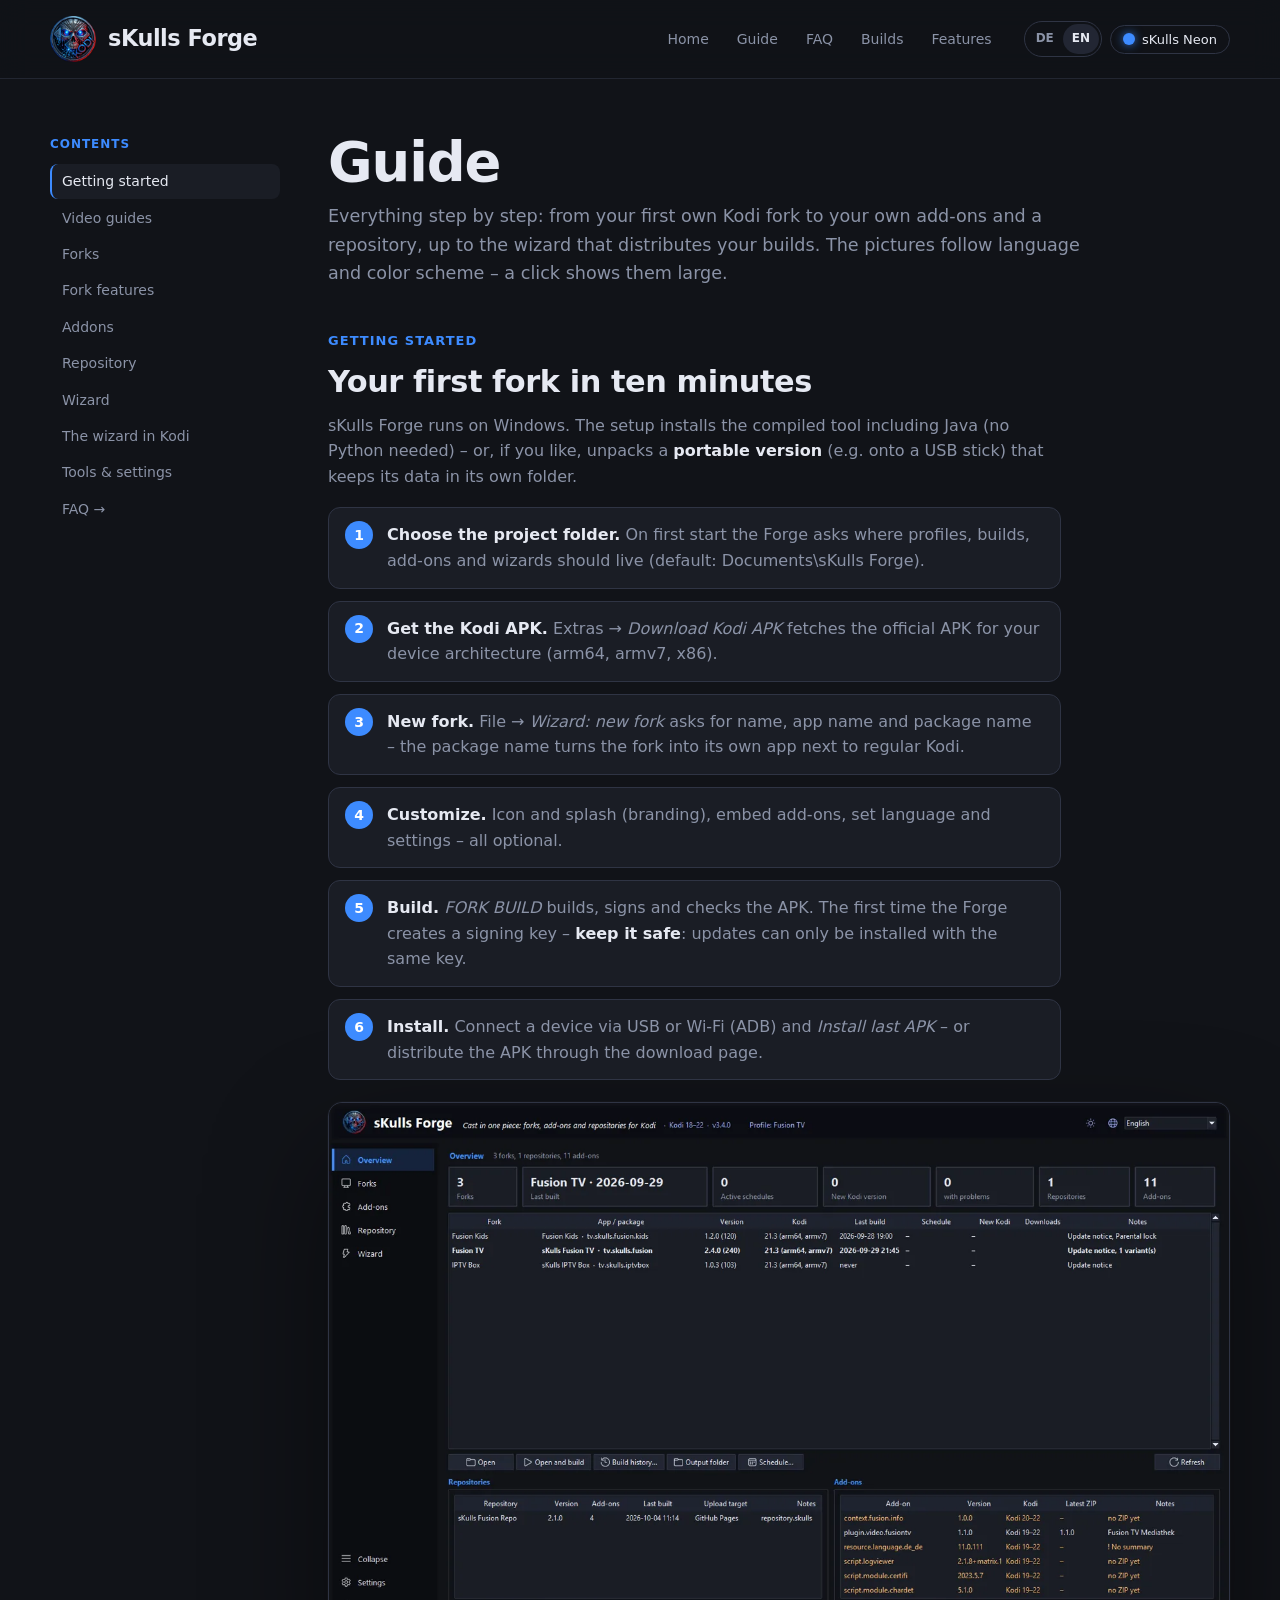
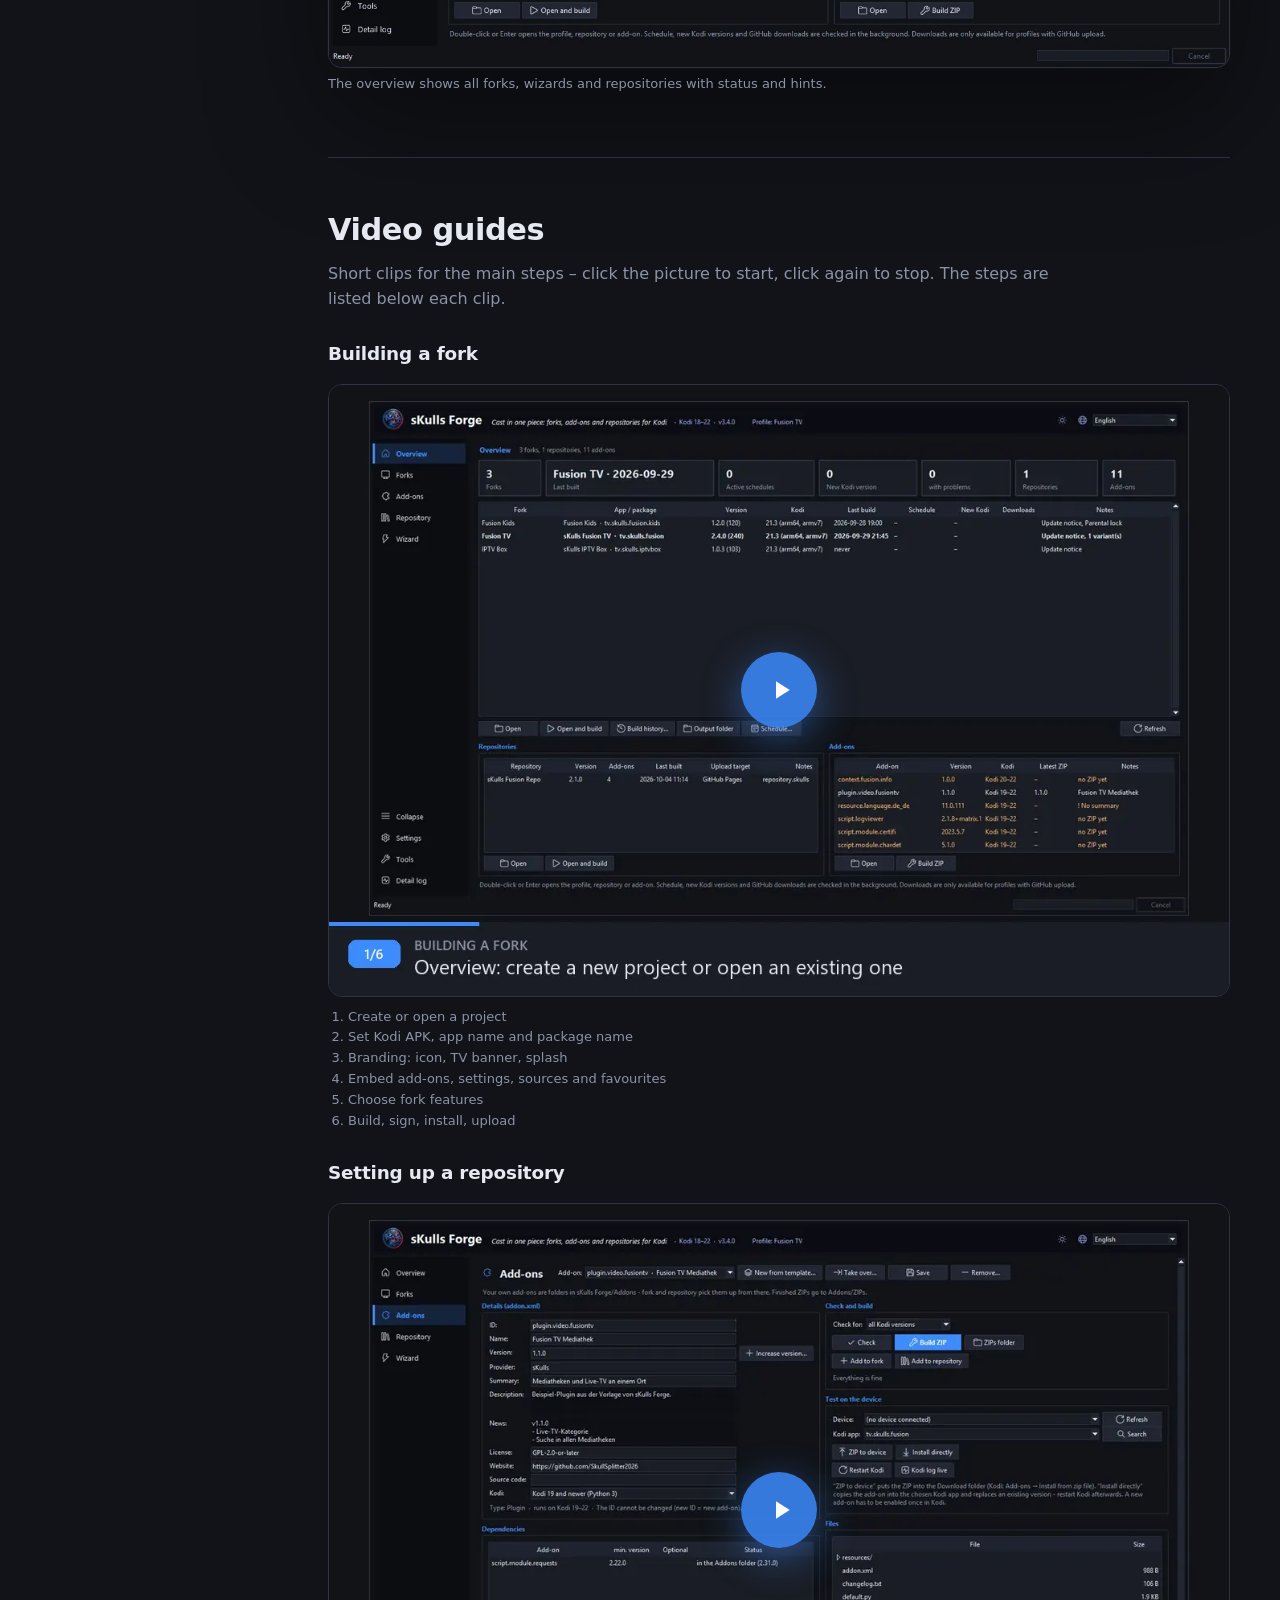
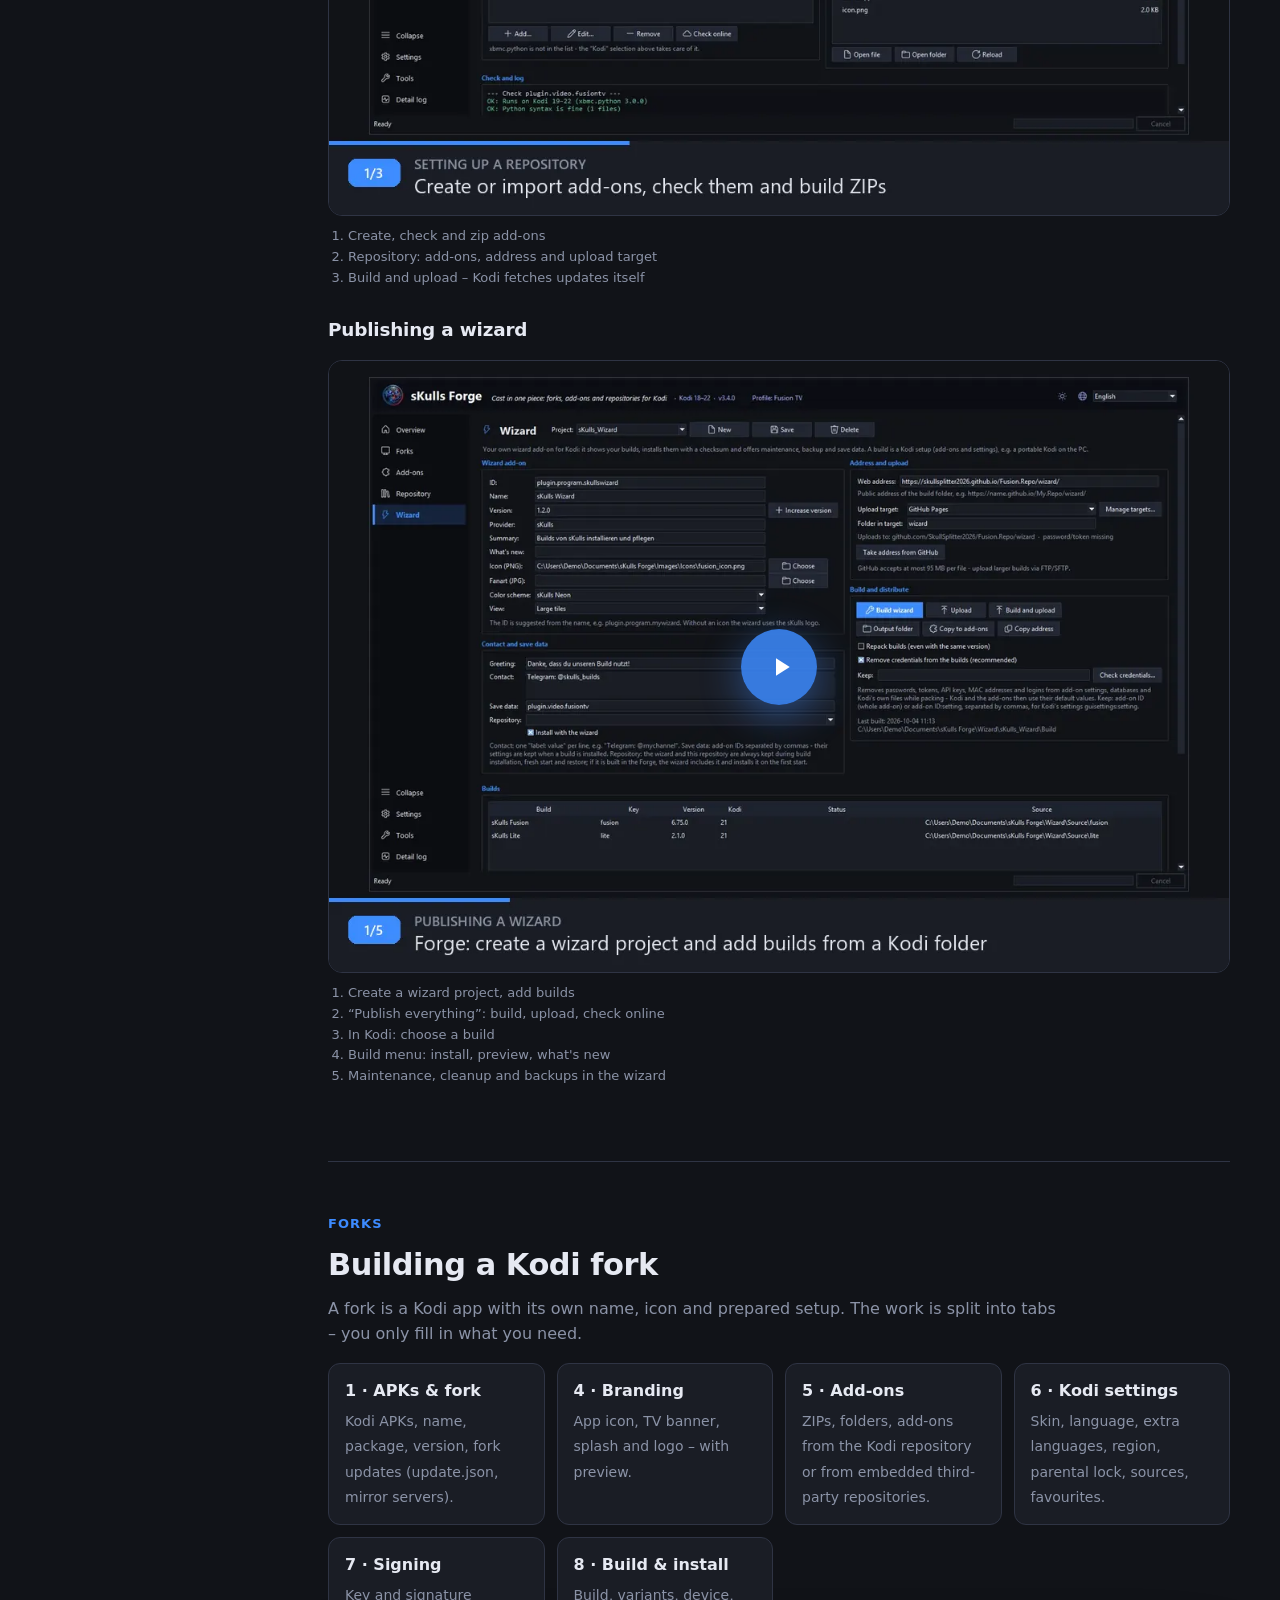
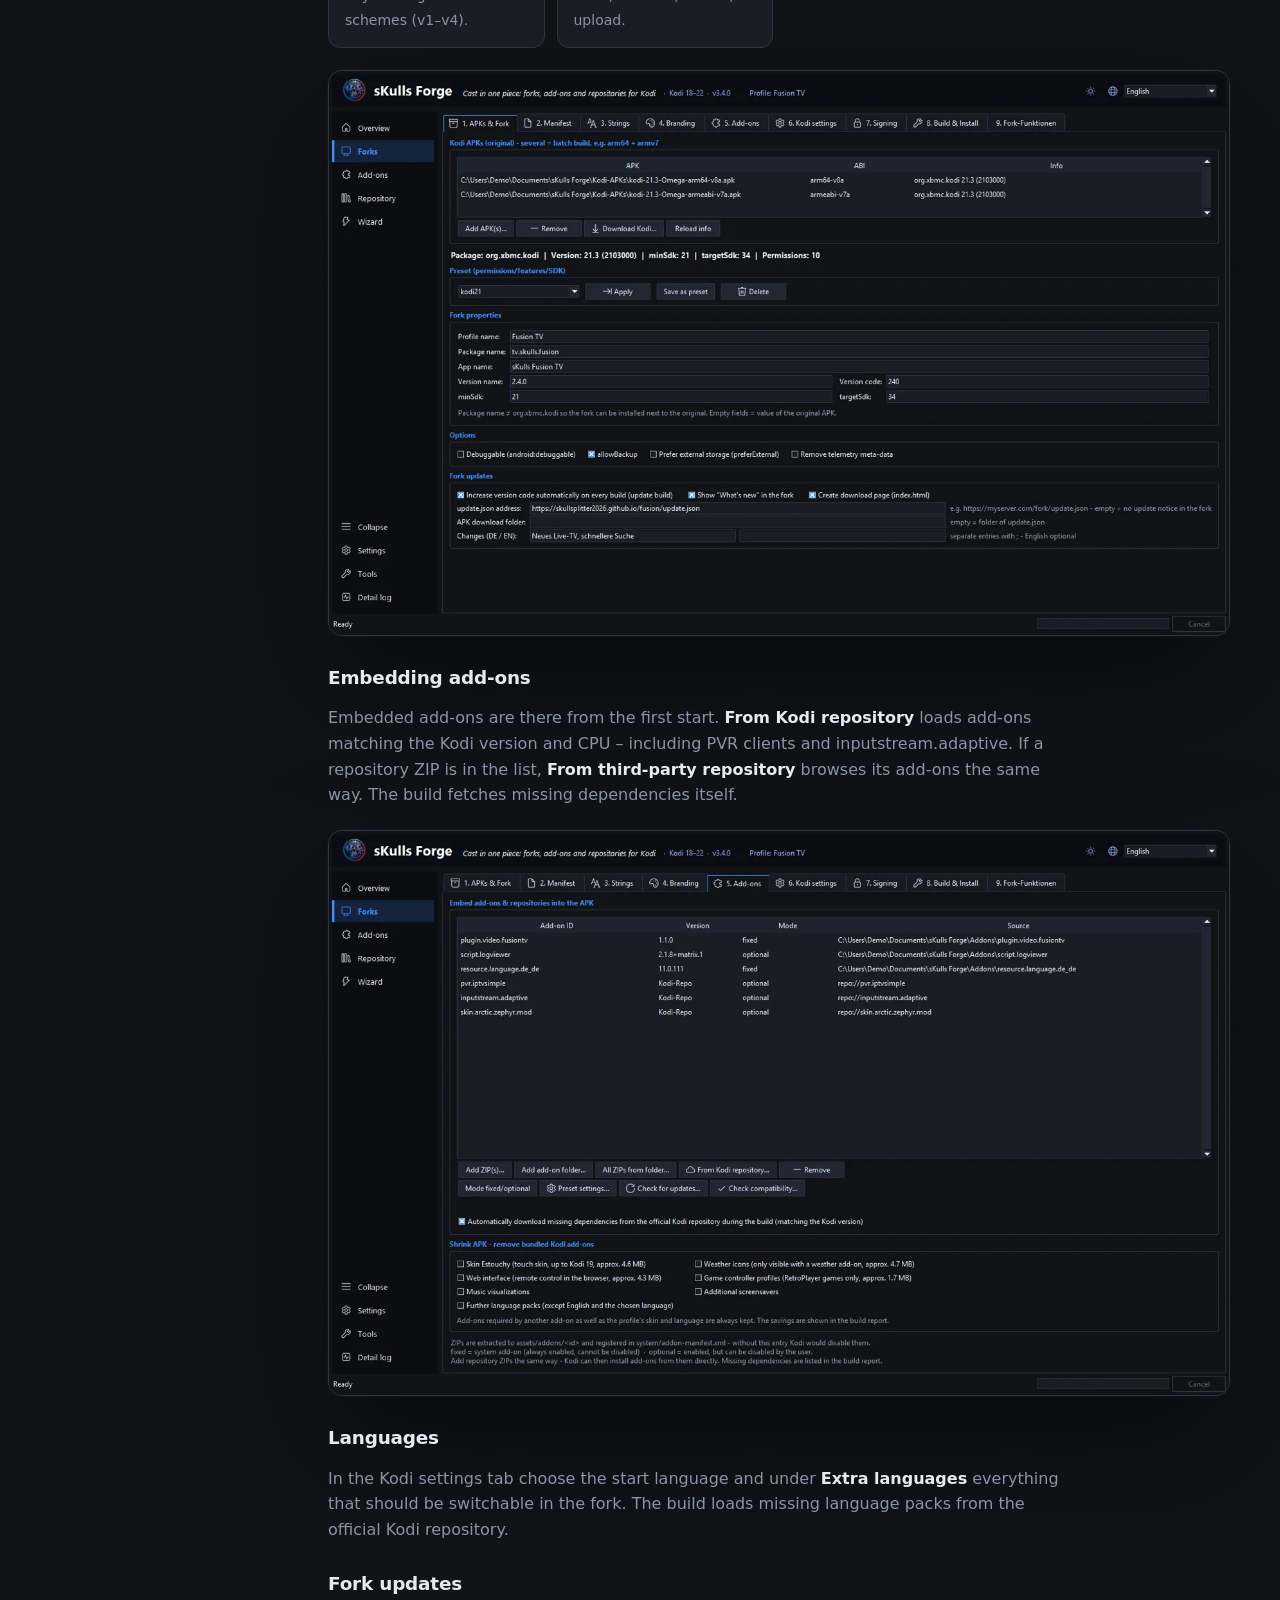
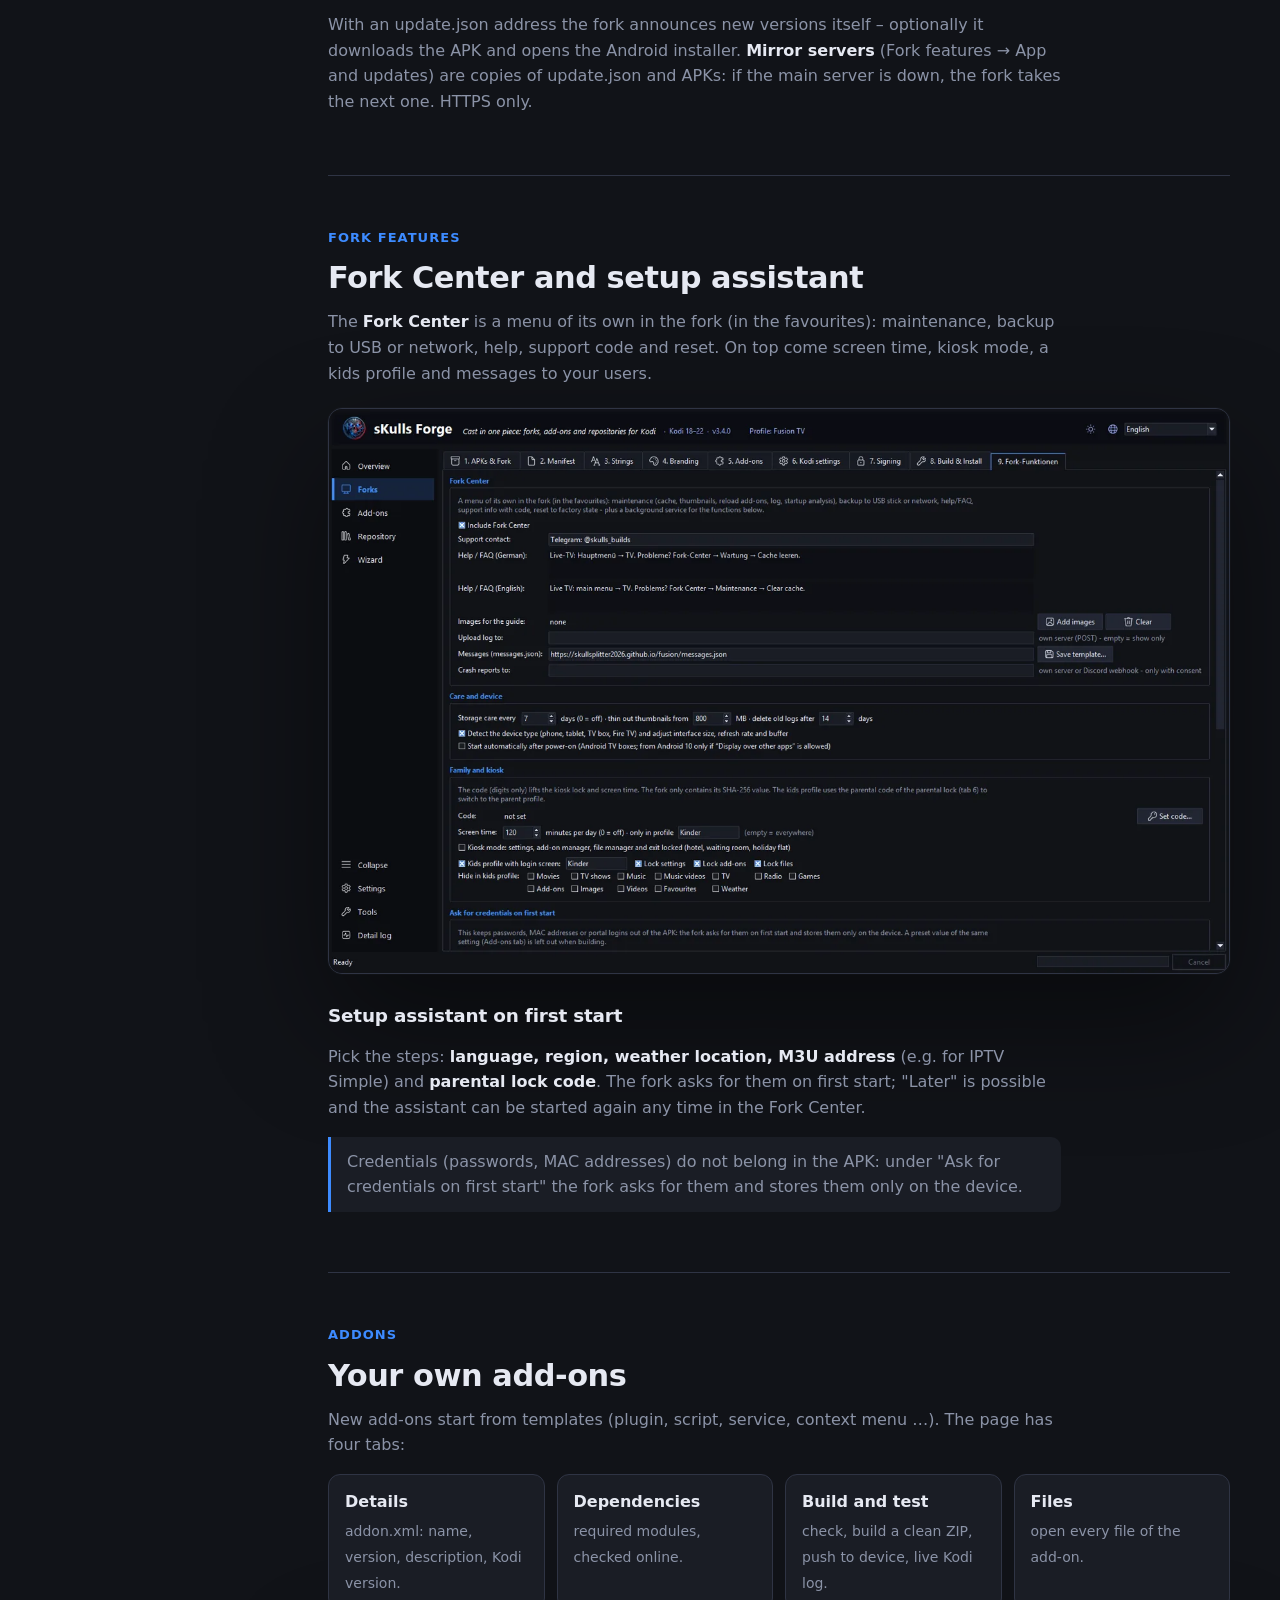
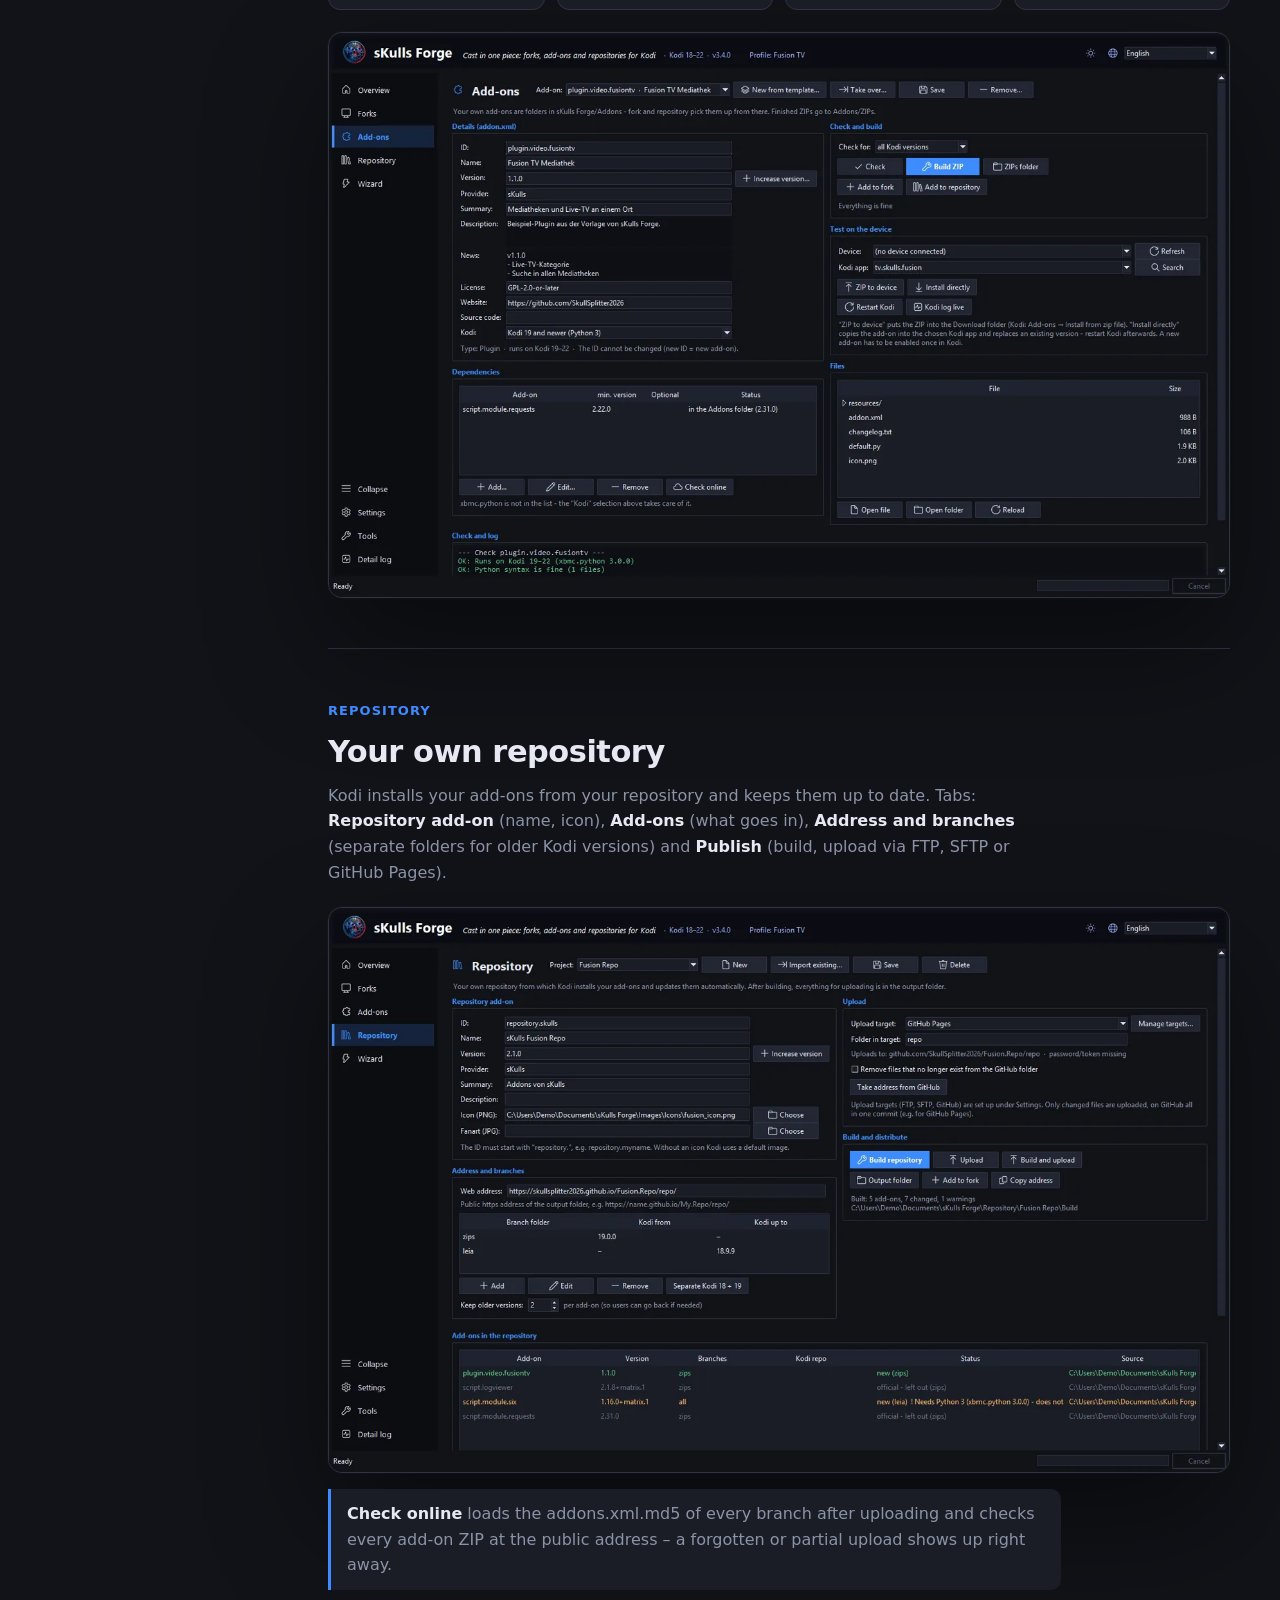
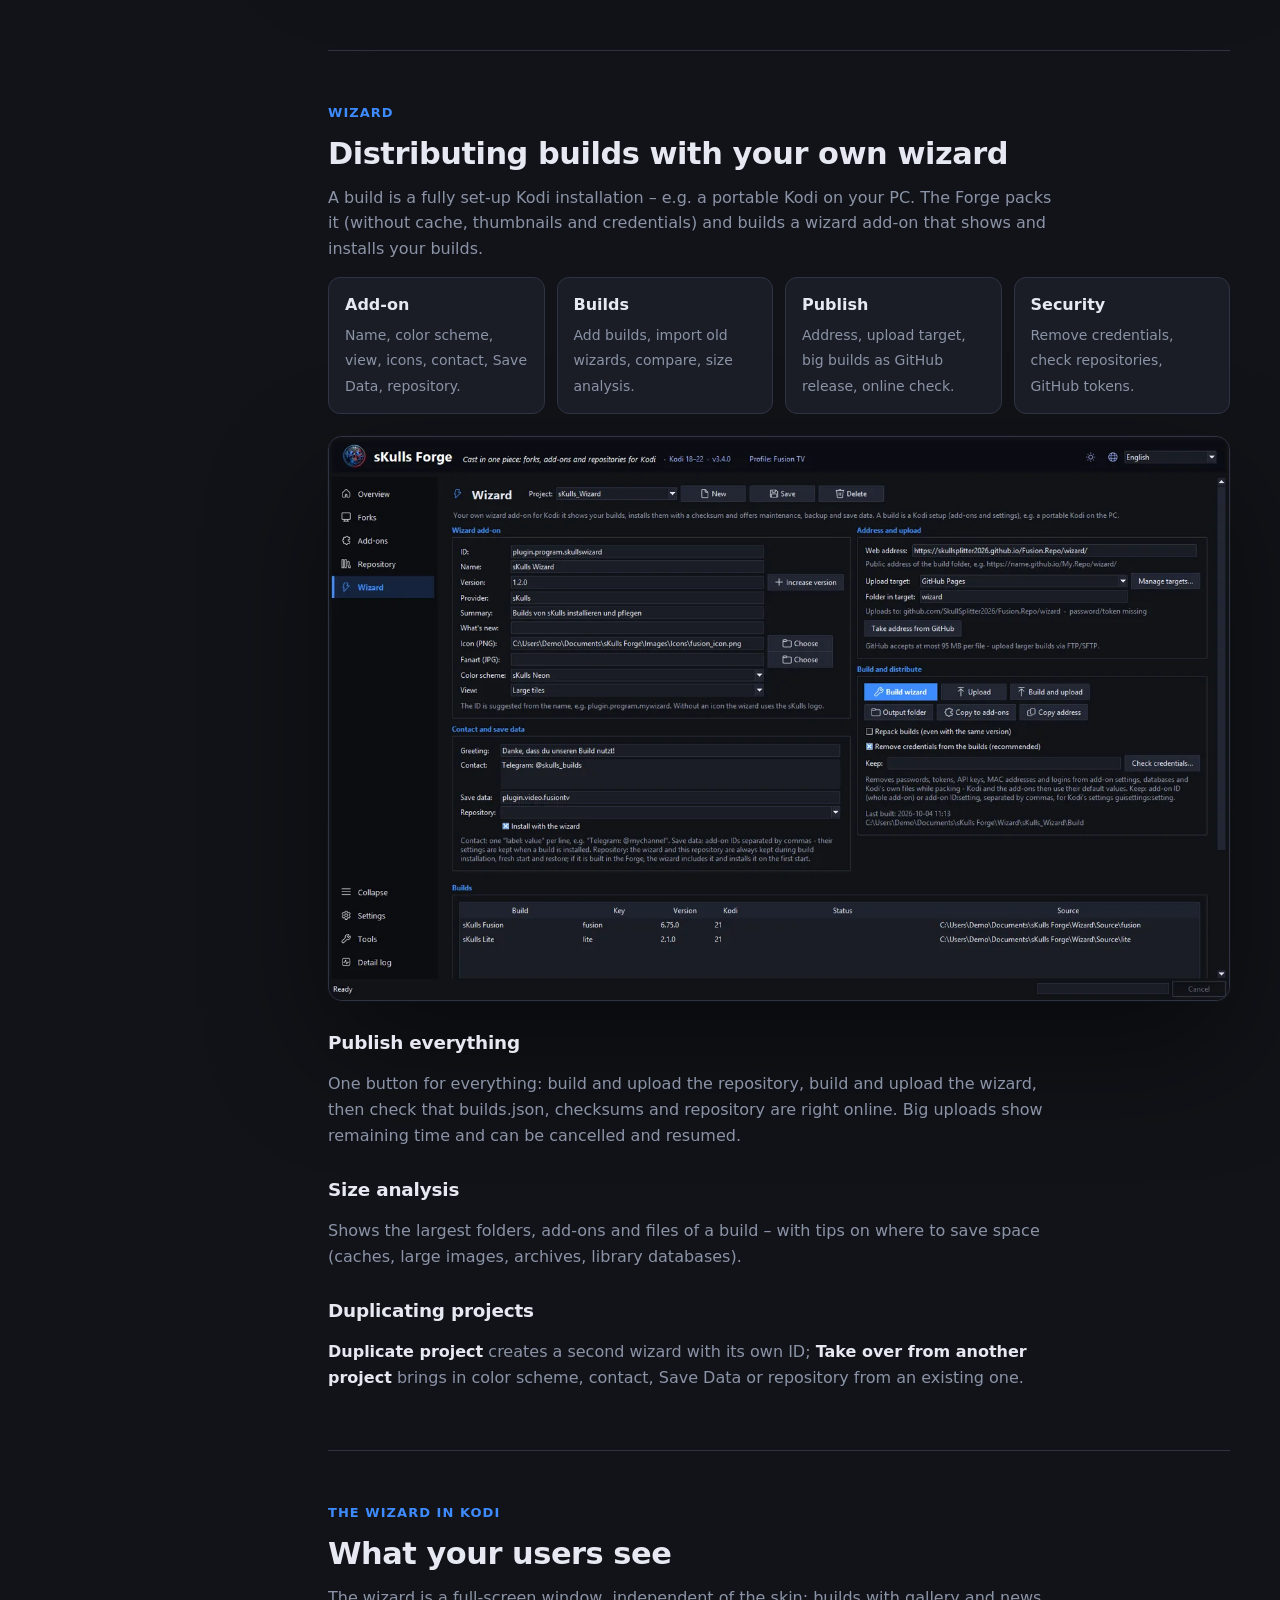
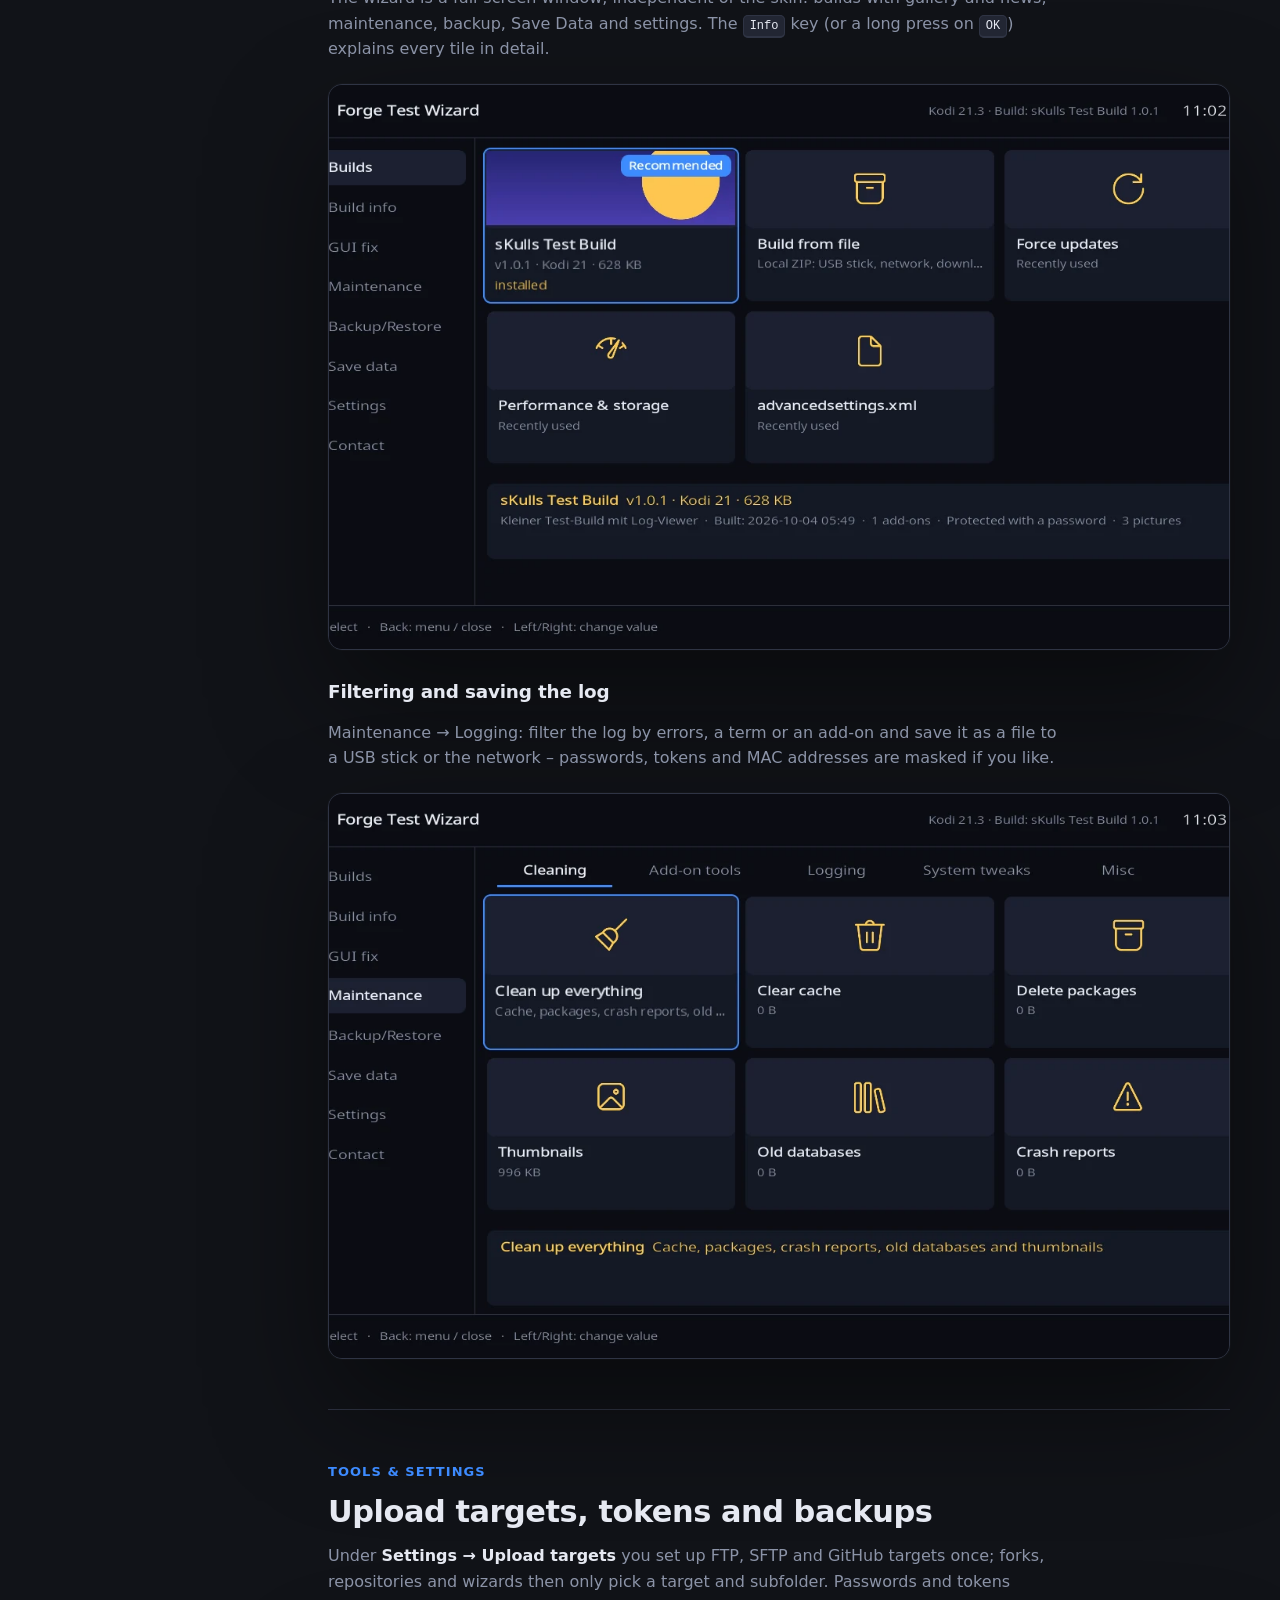
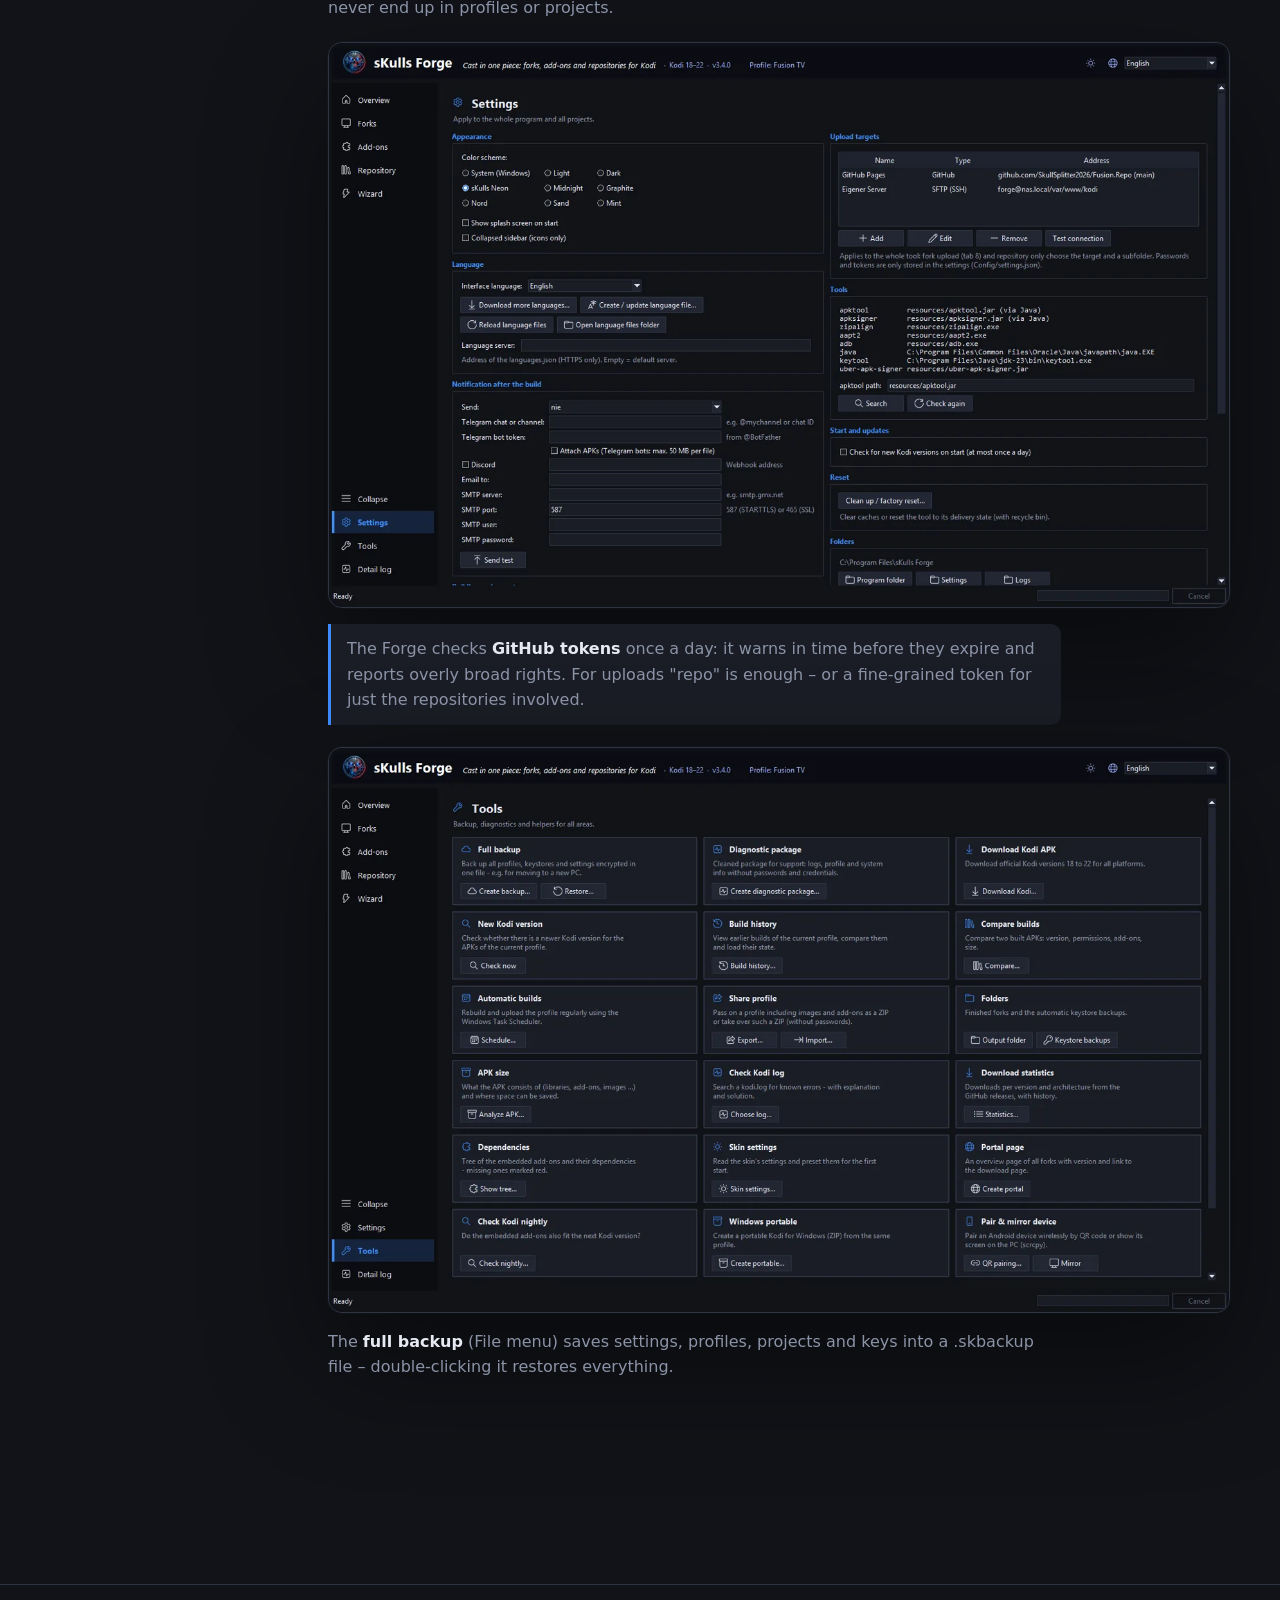
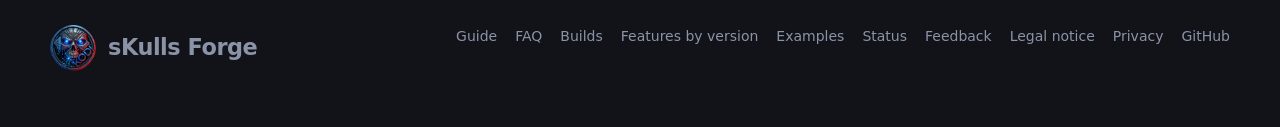
<file: anleitung.html>
<!doctype html>
<html lang="de" data-lang="de" data-scheme="skulls"
      data-title-de="Anleitung – sKulls Forge" data-title-en="Guide – sKulls Forge">
<head>
  <meta charset="utf-8">
  <meta name="viewport" content="width=device-width, initial-scale=1">
  <title>Anleitung – sKulls Forge</title>
  <meta name="description" content="Anleitung zu sKulls Forge: Erste Schritte, Forks, Fork-Funktionen, Addons, Repository, Wizard, Werkzeuge.">
  <meta name="theme-color" content="#111318">
  <link rel="icon" href="favicon.ico" sizes="any">
  <link rel="stylesheet" href="assets/css/style.css?v=3.11.0b1">
  <script src="assets/js/config.js?v=3.11.0b1"></script>
  <script src="assets/js/main.js?v=3.11.0b1"></script>
  <script src="assets/js/pages.js?v=3.11.0b1"></script>
</head>
<body>
<header class="nav">
  <div class="wrap">
    <a class="brand" href="index.html"><img src="assets/img/logo-64.png" alt="">sKulls Forge</a>
    <nav class="nav-links" aria-label="Seiten">
      <a href="index.html"><span lang="de">Startseite</span><span lang="en">Home</span></a>
      <a href="anleitung.html" aria-current="page"><span lang="de">Anleitung</span><span lang="en">Guide</span></a>
      <a href="faq.html">FAQ</a>
      <a href="builds.html">Builds</a>
      <a href="funktionen.html"><span lang="de">Funktionen</span><span lang="en">Features</span></a>
    </nav>
    <div class="nav-tools">
      <div class="lang-switch" role="group" aria-label="Sprache / Language">
        <button type="button" data-lang="de" aria-pressed="true">DE</button>
        <button type="button" data-lang="en" aria-pressed="false">EN</button>
      </div>
      <div class="scheme">
        <button class="pill" id="scheme-toggle" type="button" aria-haspopup="true" aria-expanded="false" title="Farbschema / Color scheme">
          <i class="scheme-dot" aria-hidden="true"></i><span class="label" id="scheme-label">sKulls Neon</span></button>
        <div class="scheme-menu" id="scheme-menu" role="menu" aria-label="Farbschema"></div>
      </div>
    </div>
  </div>
</header>

<main class="guide">
  <div class="wrap">
    <nav class="toc" aria-label="Inhalt">
      <b><span lang="de">Inhalt</span><span lang="en">Contents</span></b>
      <a href="#start"><span lang="de">Erste Schritte</span><span lang="en">Getting started</span></a>
      <a href="#videos"><span lang="de">Video-Anleitungen</span><span lang="en">Video guides</span></a>
      <a href="#forks">Forks</a>
      <a href="#fork-features"><span lang="de">Fork-Funktionen</span><span lang="en">Fork features</span></a>
      <a href="#addons">Addons</a>
      <a href="#repository">Repository</a>
      <a href="#wizard">Wizard</a>
      <a href="#wizard-kodi"><span lang="de">Der Wizard in Kodi</span><span lang="en">The wizard in Kodi</span></a>
      <a href="#tools"><span lang="de">Werkzeuge &amp; Einstellungen</span><span lang="en">Tools &amp; settings</span></a>
      <a href="faq.html">FAQ →</a>
    </nav>

    <div>
      <h1 lang="de">Anleitung</h1><h1 lang="en">Guide</h1>
      <p class="lead" lang="de">Alles Schritt für Schritt: vom ersten eigenen Kodi-Fork über eigene Addons und ein
        Repository bis zum Wizard, der deine Builds verteilt. Die Bilder passen sich Sprache und Farbschema an – ein
        Klick zeigt sie groß.</p>
      <p class="lead" lang="en">Everything step by step: from your first own Kodi fork to your own add-ons and a
        repository, up to the wizard that distributes your builds. The pictures follow language and color scheme – a
        click shows them large.</p>

      <!-- ===================== Erste Schritte ===================== -->
      <section class="chapter" id="start">
        <div class="kicker"><span lang="de">Erste Schritte</span><span lang="en">Getting started</span></div>
        <h2 lang="de">In zehn Minuten zum ersten Fork</h2><h2 lang="en">Your first fork in ten minutes</h2>
        <p lang="de">sKulls Forge läuft unter Windows. Das Setup installiert das fertig übersetzte Tool samt Java (kein Python nötig) – oder
          entpackt auf Wunsch eine <strong>portable Version</strong> (z.B. auf einen USB-Stick), die ihre Daten im
          eigenen Ordner behält.</p>
        <p lang="en">sKulls Forge runs on Windows. The setup installs the compiled tool including Java (no Python needed) – or, if you
          like, unpacks a <strong>portable version</strong> (e.g. onto a USB stick) that keeps its data in its own
          folder.</p>
        <ol class="steps">
          <li lang="de"><strong>Projekt-Ordner wählen.</strong> Beim ersten Start fragt der Forge, wo Profile, Builds,
            Addons und Wizards liegen sollen (Standard: Dokumente\sKulls Forge).</li>
          <li lang="en"><strong>Choose the project folder.</strong> On first start the Forge asks where profiles, builds,
            add-ons and wizards should live (default: Documents\sKulls Forge).</li>
          <li lang="de"><strong>Kodi-APK holen.</strong> Extras → <em>Kodi-APK herunterladen</em> lädt die offizielle
            APK passend zur Gerätearchitektur (arm64, armv7, x86).</li>
          <li lang="en"><strong>Get the Kodi APK.</strong> Extras → <em>Download Kodi APK</em> fetches the official APK
            for your device architecture (arm64, armv7, x86).</li>
          <li lang="de"><strong>Neuer Fork.</strong> Datei → <em>Assistent: neuer Fork</em> fragt Name, App-Name und
            Paketname ab – der Paketname macht den Fork zu einer eigenen App neben dem normalen Kodi.</li>
          <li lang="en"><strong>New fork.</strong> File → <em>Wizard: new fork</em> asks for name, app name and package
            name – the package name turns the fork into its own app next to regular Kodi.</li>
          <li lang="de"><strong>Anpassen.</strong> Symbol und Startbild (Branding), Addons einbetten, Sprache und
            Einstellungen vorgeben – alles optional.</li>
          <li lang="en"><strong>Customize.</strong> Icon and splash (branding), embed add-ons, set language and
            settings – all optional.</li>
          <li lang="de"><strong>Bauen.</strong> <em>FORK BUILD</em> baut, signiert und prüft die APK. Beim ersten Mal
            legt der Forge einen Signatur-Schlüssel an – <strong>gut aufheben</strong>: Updates lassen sich nur mit
            demselben Schlüssel installieren.</li>
          <li lang="en"><strong>Build.</strong> <em>FORK BUILD</em> builds, signs and checks the APK. The first time the
            Forge creates a signing key – <strong>keep it safe</strong>: updates can only be installed with the same
            key.</li>
          <li lang="de"><strong>Installieren.</strong> Gerät per USB oder WLAN (ADB) verbinden und
            <em>Letzte APK installieren</em> – oder die APK über die Download-Seite verteilen.</li>
          <li lang="en"><strong>Install.</strong> Connect a device via USB or Wi-Fi (ADB) and <em>Install last APK</em>
            – or distribute the APK through the download page.</li>
        </ol>
        <div class="window"><img data-shot="overview" src="assets/shots/de/skulls/overview.webp" width="1400"
             height="877" alt="Übersicht / Overview" loading="lazy"></div>
        <figcaption lang="de">Die Übersicht zeigt alle Forks, Wizards und Repositories mit Stand und Hinweisen.</figcaption>
        <figcaption lang="en">The overview shows all forks, wizards and repositories with status and hints.</figcaption>
      </section>

      <!-- ===================== Forks ===================== -->
      <section class="chapter" id="videos">
        <h2 lang="de">Video-Anleitungen</h2><h2 lang="en">Video guides</h2>
        <p lang="de">Kurze Clips zu den wichtigsten Arbeitsschritten – zum Starten auf das Bild klicken, noch einmal
          klicken hält an. Die Schritte stehen jeweils darunter.</p>
        <p lang="en">Short clips for the main steps – click the picture to start, click again to stop. The steps are
          listed below each clip.</p>
        <h3 lang="de">Fork bauen</h3><h3 lang="en">Building a fork</h3>
        <figure class="clip" data-clip="fork">
          <div class="clip-frame">
            <img lang="de" src="assets/clips/de/fork-poster.webp" data-anim="assets/clips/de/fork.webp" alt="Fork bauen: Clip in 6 Schritten" width="1120" height="760">
            <img lang="en" src="assets/clips/en/fork-poster.webp" data-anim="assets/clips/en/fork.webp" alt="Building a fork: clip in 6 steps" width="1120" height="760">
            <button class="clip-play" type="button" aria-pressed="false" aria-label="Clip abspielen / Play clip"><span class="ring"><svg class="play" viewBox="0 0 24 24" fill="currentColor" aria-hidden="true"><path d="M8 5v14l11-7z"/></svg><svg class="pause" viewBox="0 0 24 24" fill="currentColor" aria-hidden="true"><path d="M7 5h4v14H7zm6 0h4v14h-4z"/></svg></span></button>
          </div>
          <figcaption><ol lang="de"><li>Projekt anlegen oder öffnen</li><li>Kodi-APK, App-Name und Paketname festlegen</li><li>Branding: Icon, TV-Banner, Startbild</li><li>Addons, Einstellungen, Quellen und Favoriten einbetten</li><li>Fork-Funktionen wählen</li><li>Bauen, signieren, installieren, hochladen</li></ol><ol lang="en"><li>Create or open a project</li><li>Set Kodi APK, app name and package name</li><li>Branding: icon, TV banner, splash</li><li>Embed add-ons, settings, sources and favourites</li><li>Choose fork features</li><li>Build, sign, install, upload</li></ol></figcaption>
        </figure>
        <h3 lang="de">Repository einrichten</h3><h3 lang="en">Setting up a repository</h3>
        <figure class="clip" data-clip="repo">
          <div class="clip-frame">
            <img lang="de" src="assets/clips/de/repo-poster.webp" data-anim="assets/clips/de/repo.webp" alt="Repository einrichten: Clip in 3 Schritten" width="1120" height="760">
            <img lang="en" src="assets/clips/en/repo-poster.webp" data-anim="assets/clips/en/repo.webp" alt="Setting up a repository: clip in 3 steps" width="1120" height="760">
            <button class="clip-play" type="button" aria-pressed="false" aria-label="Clip abspielen / Play clip"><span class="ring"><svg class="play" viewBox="0 0 24 24" fill="currentColor" aria-hidden="true"><path d="M8 5v14l11-7z"/></svg><svg class="pause" viewBox="0 0 24 24" fill="currentColor" aria-hidden="true"><path d="M7 5h4v14H7zm6 0h4v14h-4z"/></svg></span></button>
          </div>
          <figcaption><ol lang="de"><li>Addons anlegen, prüfen und als ZIP bauen</li><li>Repository: Addons, Adresse und Upload-Ziel</li><li>Bauen und hochladen – Kodi holt Updates selbst</li></ol><ol lang="en"><li>Create, check and zip add-ons</li><li>Repository: add-ons, address and upload target</li><li>Build and upload – Kodi fetches updates itself</li></ol></figcaption>
        </figure>
        <h3 lang="de">Wizard veröffentlichen</h3><h3 lang="en">Publishing a wizard</h3>
        <figure class="clip" data-clip="wizard">
          <div class="clip-frame">
            <img lang="de" src="assets/clips/de/wizard-poster.webp" data-anim="assets/clips/de/wizard.webp" alt="Wizard veröffentlichen: Clip in 5 Schritten" width="1120" height="760">
            <img lang="en" src="assets/clips/en/wizard-poster.webp" data-anim="assets/clips/en/wizard.webp" alt="Publishing a wizard: clip in 5 steps" width="1120" height="760">
            <button class="clip-play" type="button" aria-pressed="false" aria-label="Clip abspielen / Play clip"><span class="ring"><svg class="play" viewBox="0 0 24 24" fill="currentColor" aria-hidden="true"><path d="M8 5v14l11-7z"/></svg><svg class="pause" viewBox="0 0 24 24" fill="currentColor" aria-hidden="true"><path d="M7 5h4v14H7zm6 0h4v14h-4z"/></svg></span></button>
          </div>
          <figcaption><ol lang="de"><li>Wizard-Projekt anlegen, Builds hinzufügen</li><li>„Alles veröffentlichen“: bauen, hochladen, online prüfen</li><li>In Kodi: Build auswählen</li><li>Build-Menü: installieren, Vorschau, Neuigkeiten</li><li>Wartung, Aufräumen und Backups im Wizard</li></ol><ol lang="en"><li>Create a wizard project, add builds</li><li>“Publish everything”: build, upload, check online</li><li>In Kodi: choose a build</li><li>Build menu: install, preview, what's new</li><li>Maintenance, cleanup and backups in the wizard</li></ol></figcaption>
        </figure>
      </section>

      <section class="chapter" id="forks">
        <div class="kicker">Forks</div>
        <h2 lang="de">Einen Kodi-Fork bauen</h2><h2 lang="en">Building a Kodi fork</h2>
        <p lang="de">Ein Fork ist eine Kodi-App mit eigenem Namen, Symbol und vorbereiteter Einrichtung. Die Arbeit
          ist auf Reiter verteilt – du füllst nur aus, was du brauchst.</p>
        <p lang="en">A fork is a Kodi app with its own name, icon and prepared setup. The work is split into tabs – you
          only fill in what you need.</p>
        <div class="tabs-list">
          <div lang="de"><b>1 · APKs &amp; Fork</b><span>Kodi-APKs, Name, Paket, Version, Updates des Forks
            (update.json, Ersatz-Server).</span></div>
          <div lang="en"><b>1 · APKs &amp; fork</b><span>Kodi APKs, name, package, version, fork updates
            (update.json, mirror servers).</span></div>
          <div lang="de"><b>4 · Branding</b><span>App-Symbol, TV-Banner, Startbild und Logo – mit Vorschau.</span></div>
          <div lang="en"><b>4 · Branding</b><span>App icon, TV banner, splash and logo – with preview.</span></div>
          <div lang="de"><b>5 · Addons</b><span>ZIPs, Ordner, Addons aus dem Kodi-Repository oder aus eingebetteten
            Fremd-Repositories.</span></div>
          <div lang="en"><b>5 · Add-ons</b><span>ZIPs, folders, add-ons from the Kodi repository or from embedded
            third-party repositories.</span></div>
          <div lang="de"><b>6 · Kodi-Einstellungen</b><span>Skin, Sprache, weitere Sprachen, Region, Kindersicherung,
            Quellen, Favoriten.</span></div>
          <div lang="en"><b>6 · Kodi settings</b><span>Skin, language, extra languages, region, parental lock,
            sources, favourites.</span></div>
          <div lang="de"><b>7 · Signatur</b><span>Schlüssel und Signaturverfahren (v1–v4).</span></div>
          <div lang="en"><b>7 · Signing</b><span>Key and signature schemes (v1–v4).</span></div>
          <div lang="de"><b>8 · Build &amp; Installation</b><span>Bauen, Varianten, Gerät, Upload.</span></div>
          <div lang="en"><b>8 · Build &amp; install</b><span>Build, variants, device, upload.</span></div>
        </div>
        <div class="window"><img data-shot="fork" src="assets/shots/de/skulls/fork.webp" width="1400" height="877"
             alt="Fork" loading="lazy"></div>
        <h3 lang="de">Addons einbetten</h3><h3 lang="en">Embedding add-ons</h3>
        <p lang="de">Eingebettete Addons sind ab dem ersten Start da. <strong>Aus Kodi-Repository</strong> lädt Addons
          passend zur Kodi-Version und CPU – auch PVR-Clients und inputstream.adaptive. Steht ein Repository-ZIP in der
          Liste, durchsucht <strong>Aus Fremd-Repository</strong> dessen Addons genauso. Fehlende Abhängigkeiten holt
          der Build selbst.</p>
        <p lang="en">Embedded add-ons are there from the first start. <strong>From Kodi repository</strong> loads
          add-ons matching the Kodi version and CPU – including PVR clients and inputstream.adaptive. If a repository ZIP
          is in the list, <strong>From third-party repository</strong> browses its add-ons the same way. The build fetches
          missing dependencies itself.</p>
        <div class="window"><img data-shot="embed" src="assets/shots/de/skulls/embed.webp" width="1400" height="877"
             alt="Addons einbetten / Embed add-ons" loading="lazy"></div>
        <h3 lang="de">Sprachen</h3><h3 lang="en">Languages</h3>
        <p lang="de">Wähle im Reiter Kodi-Einstellungen die Startsprache und unter <strong>Weitere Sprachen</strong>
          alles, was im Fork umschaltbar sein soll. Fehlende Sprachpakete lädt der Build aus dem offiziellen
          Kodi-Repository.</p>
        <p lang="en">In the Kodi settings tab choose the start language and under <strong>Extra languages</strong>
          everything that should be switchable in the fork. The build loads missing language packs from the official
          Kodi repository.</p>
        <h3 lang="de">Updates des Forks</h3><h3 lang="en">Fork updates</h3>
        <p lang="de">Mit einer update.json-Adresse meldet der Fork neue Versionen selbst – auf Wunsch lädt er die APK
          und öffnet den Android-Installer. <strong>Ersatz-Server</strong> (Fork-Funktionen → App und Updates) sind
          Kopien von update.json und APKs: fällt der Haupt-Server aus, nimmt der Fork den nächsten. Nur HTTPS.</p>
        <p lang="en">With an update.json address the fork announces new versions itself – optionally it downloads the
          APK and opens the Android installer. <strong>Mirror servers</strong> (Fork features → App and updates) are
          copies of update.json and APKs: if the main server is down, the fork takes the next one. HTTPS only.</p>
      </section>

      <!-- ===================== Fork-Funktionen ===================== -->
      <section class="chapter" id="fork-features">
        <div class="kicker"><span lang="de">Fork-Funktionen</span><span lang="en">Fork features</span></div>
        <h2 lang="de">Fork-Center und Einrichtungsassistent</h2><h2 lang="en">Fork Center and setup assistant</h2>
        <p lang="de">Das <strong>Fork-Center</strong> ist ein eigenes Menü im Fork (in den Favoriten): Wartung,
          Sicherung auf USB oder Netzwerk, Hilfe, Support-Code und Zurücksetzen. Dazu kommen Bildschirmzeit,
          Kiosk-Modus, Kinderprofil und Mitteilungen an deine Nutzer.</p>
        <p lang="en">The <strong>Fork Center</strong> is a menu of its own in the fork (in the favourites):
          maintenance, backup to USB or network, help, support code and reset. On top come screen time, kiosk mode, a
          kids profile and messages to your users.</p>
        <div class="window"><img data-shot="forkcenter" src="assets/shots/de/skulls/forkcenter.webp" width="1400"
             height="877" alt="Fork-Funktionen / Fork features" loading="lazy"></div>
        <h3 lang="de">Einrichtungsassistent beim ersten Start</h3><h3 lang="en">Setup assistant on first start</h3>
        <p lang="de">Wähle die Schritte: <strong>Sprache, Region, Wetter-Ort, M3U-Adresse</strong> (z.B. für IPTV
          Simple) und <strong>Kindersicherungs-Code</strong>. Der Fork fragt sie beim ersten Start ab; „Später“ ist
          möglich und im Fork-Center lässt sich der Assistent jederzeit wieder starten.</p>
        <p lang="en">Pick the steps: <strong>language, region, weather location, M3U address</strong> (e.g. for IPTV
          Simple) and <strong>parental lock code</strong>. The fork asks for them on first start; "Later" is possible and
          the assistant can be started again any time in the Fork Center.</p>
        <p class="tip" lang="de">Zugangsdaten (Passwörter, MAC-Adressen) gehören nicht in die APK: unter „Zugangsdaten
          beim ersten Start abfragen“ fragt der Fork sie ab und speichert sie nur auf dem Gerät.</p>
        <p class="tip" lang="en">Credentials (passwords, MAC addresses) do not belong in the APK: under "Ask for
          credentials on first start" the fork asks for them and stores them only on the device.</p>
      </section>

      <!-- ===================== Addons ===================== -->
      <section class="chapter" id="addons">
        <div class="kicker">Addons</div>
        <h2 lang="de">Eigene Addons</h2><h2 lang="en">Your own add-ons</h2>
        <p lang="de">Neue Addons entstehen aus Vorlagen (Plugin, Script, Dienst, Kontextmenü …). Die Seite hat vier
          Reiter:</p>
        <p lang="en">New add-ons start from templates (plugin, script, service, context menu …). The page has four
          tabs:</p>
        <div class="tabs-list">
          <div lang="de"><b>Angaben</b><span>addon.xml: Name, Version, Beschreibung, Kodi-Version.</span></div>
          <div lang="en"><b>Details</b><span>addon.xml: name, version, description, Kodi version.</span></div>
          <div lang="de"><b>Abhängigkeiten</b><span>benötigte Module, online geprüft.</span></div>
          <div lang="en"><b>Dependencies</b><span>required modules, checked online.</span></div>
          <div lang="de"><b>Bauen und testen</b><span>prüfen, saubere ZIP bauen, aufs Gerät, Kodi-Log live.</span></div>
          <div lang="en"><b>Build and test</b><span>check, build a clean ZIP, push to device, live Kodi log.</span></div>
          <div lang="de"><b>Dateien</b><span>alle Dateien des Addons öffnen.</span></div>
          <div lang="en"><b>Files</b><span>open every file of the add-on.</span></div>
        </div>
        <div class="window"><img data-shot="addons" src="assets/shots/de/skulls/addons.webp" width="1400" height="877"
             alt="Addons" loading="lazy"></div>
      </section>

      <!-- ===================== Repository ===================== -->
      <section class="chapter" id="repository">
        <div class="kicker">Repository</div>
        <h2 lang="de">Ein eigenes Repository</h2><h2 lang="en">Your own repository</h2>
        <p lang="de">Aus deinem Repository installiert Kodi deine Addons und hält sie aktuell. Reiter:
          <strong>Repository-Addon</strong> (Name, Symbol), <strong>Addons</strong> (was hinein soll),
          <strong>Adresse und Zweige</strong> (getrennte Ordner für ältere Kodi-Versionen) und
          <strong>Verteilen</strong> (bauen, hochladen per FTP, SFTP oder GitHub Pages).</p>
        <p lang="en">Kodi installs your add-ons from your repository and keeps them up to date. Tabs:
          <strong>Repository add-on</strong> (name, icon), <strong>Add-ons</strong> (what goes in),
          <strong>Address and branches</strong> (separate folders for older Kodi versions) and
          <strong>Publish</strong> (build, upload via FTP, SFTP or GitHub Pages).</p>
        <div class="window"><img data-shot="repo" src="assets/shots/de/skulls/repo.webp" width="1400" height="877"
             alt="Repository" loading="lazy"></div>
        <p class="tip" lang="de"><strong>Online prüfen</strong> lädt nach dem Hochladen die addons.xml.md5 jedes Zweigs
          und prüft jedes Addon-ZIP an der öffentlichen Adresse – so fällt ein vergessener oder halber Upload sofort
          auf.</p>
        <p class="tip" lang="en"><strong>Check online</strong> loads the addons.xml.md5 of every branch after uploading
          and checks every add-on ZIP at the public address – a forgotten or partial upload shows up right away.</p>
      </section>

      <!-- ===================== Wizard ===================== -->
      <section class="chapter" id="wizard">
        <div class="kicker">Wizard</div>
        <h2 lang="de">Builds verteilen mit dem eigenen Wizard</h2><h2 lang="en">Distributing builds with your own wizard</h2>
        <p lang="de">Ein Build ist eine fertig eingerichtete Kodi-Installation – z.B. ein portables Kodi auf dem PC.
          Der Forge packt sie (ohne Cache, Vorschaubilder und Zugangsdaten) und baut dazu ein Wizard-Addon, das deine
          Builds anzeigt und installiert.</p>
        <p lang="en">A build is a fully set-up Kodi installation – e.g. a portable Kodi on your PC. The Forge packs it
          (without cache, thumbnails and credentials) and builds a wizard add-on that shows and installs your builds.</p>
        <div class="tabs-list">
          <div lang="de"><b>Addon</b><span>Name, Farbschema, Ansicht, Symbole, Kontakt, Save Data, Repository.</span></div>
          <div lang="en"><b>Add-on</b><span>Name, color scheme, view, icons, contact, Save Data, repository.</span></div>
          <div lang="de"><b>Builds</b><span>Builds anlegen, alte Wizards importieren, vergleichen, Größen-Analyse.</span></div>
          <div lang="en"><b>Builds</b><span>Add builds, import old wizards, compare, size analysis.</span></div>
          <div lang="de"><b>Verteilen</b><span>Adresse, Upload-Ziel, große Builds als GitHub-Release, Online-Prüfung.</span></div>
          <div lang="en"><b>Publish</b><span>Address, upload target, big builds as GitHub release, online check.</span></div>
          <div lang="de"><b>Sicherheit</b><span>Zugangsdaten entfernen, Repositories prüfen, GitHub-Tokens.</span></div>
          <div lang="en"><b>Security</b><span>Remove credentials, check repositories, GitHub tokens.</span></div>
        </div>
        <div class="window"><img data-shot="wizard" src="assets/shots/de/skulls/wizard.webp" width="1400" height="877"
             alt="Wizard" loading="lazy"></div>
        <h3 lang="de">Alles veröffentlichen</h3><h3 lang="en">Publish everything</h3>
        <p lang="de">Ein Knopf für alles: Repository bauen und hochladen, Wizard bauen und hochladen, danach prüfen, ob
          builds.json, Prüfsummen und Repository online stimmen. Große Uploads zeigen Restzeit und lassen sich
          abbrechen und fortsetzen.</p>
        <p lang="en">One button for everything: build and upload the repository, build and upload the wizard, then
          check that builds.json, checksums and repository are right online. Big uploads show remaining time and can be
          cancelled and resumed.</p>
        <h3 lang="de">Größen-Analyse</h3><h3 lang="en">Size analysis</h3>
        <p lang="de">Zeigt die größten Ordner, Addons und Dateien eines Builds – mit Tipps, wo sich Platz sparen lässt
          (Caches, große Bilder, Archive, Bibliotheks-Datenbanken).</p>
        <p lang="en">Shows the largest folders, add-ons and files of a build – with tips on where to save space
          (caches, large images, archives, library databases).</p>
        <h3 lang="de">Projekte duplizieren</h3><h3 lang="en">Duplicating projects</h3>
        <p lang="de"><strong>Projekt duplizieren</strong> legt einen zweiten Wizard mit eigener ID an;
          <strong>Aus anderem Projekt übernehmen</strong> holt Farbschema, Kontakt, Save Data oder Repository aus einem
          bestehenden.</p>
        <p lang="en"><strong>Duplicate project</strong> creates a second wizard with its own ID; <strong>Take over from
          another project</strong> brings in color scheme, contact, Save Data or repository from an existing one.</p>
      </section>

      <!-- ===================== Wizard in Kodi ===================== -->
      <section class="chapter" id="wizard-kodi">
        <div class="kicker"><span lang="de">Der Wizard in Kodi</span><span lang="en">The wizard in Kodi</span></div>
        <h2 lang="de">Was deine Nutzer sehen</h2><h2 lang="en">What your users see</h2>
        <p lang="de">Der Wizard ist ein Vollbild-Fenster, unabhängig vom Skin: Builds mit Galerie und Neuigkeiten,
          Wartung, Backup, Save Data und Einstellungen. Die <kbd>Info</kbd>-Taste (oder langes Drücken von
          <kbd>OK</kbd>) erklärt jede Kachel ausführlich.</p>
        <p lang="en">The wizard is a full-screen window, independent of the skin: builds with gallery and news,
          maintenance, backup, Save Data and settings. The <kbd>Info</kbd> key (or a long press on <kbd>OK</kbd>)
          explains every tile in detail.</p>
        <div class="window"><img src="assets/shots/wizard/builds.webp" width="1400" height="877"
             alt="Wizard: Builds" loading="lazy"></div>
        <h3 lang="de">Log filtern und speichern</h3><h3 lang="en">Filtering and saving the log</h3>
        <p lang="de">Wartung → Logging: das Log nach Fehlern, einem Begriff oder einem Addon filtern und als Datei auf
          einen USB-Stick oder ins Netzwerk speichern – Passwörter, Tokens und MAC-Adressen werden auf Wunsch
          unkenntlich gemacht.</p>
        <p lang="en">Maintenance → Logging: filter the log by errors, a term or an add-on and save it as a file to a USB
          stick or the network – passwords, tokens and MAC addresses are masked if you like.</p>
        <div class="window"><img src="assets/shots/wizard/maintenance.webp" width="1400" height="877"
             alt="Wizard: Wartung / Maintenance" loading="lazy"></div>
      </section>

      <!-- ===================== Werkzeuge ===================== -->
      <section class="chapter" id="tools">
        <div class="kicker"><span lang="de">Werkzeuge &amp; Einstellungen</span><span lang="en">Tools &amp; settings</span></div>
        <h2 lang="de">Upload-Ziele, Tokens und Sicherungen</h2><h2 lang="en">Upload targets, tokens and backups</h2>
        <p lang="de">Unter <strong>Einstellungen → Upload-Ziele</strong> legst du FTP-, SFTP- und GitHub-Ziele einmal an;
          Forks, Repositories und Wizards wählen dann nur noch Ziel und Unterordner. Passwörter und Tokens stehen nie in
          Profilen oder Projekten.</p>
        <p lang="en">Under <strong>Settings → Upload targets</strong> you set up FTP, SFTP and GitHub targets once;
          forks, repositories and wizards then only pick a target and subfolder. Passwords and tokens never end up in
          profiles or projects.</p>
        <div class="window"><img data-shot="settings" src="assets/shots/de/skulls/settings.webp" width="1400"
             height="877" alt="Einstellungen / Settings" loading="lazy"></div>
        <p class="tip" lang="de"><strong>GitHub-Tokens</strong> prüft der Forge einmal täglich: er warnt rechtzeitig
          vor dem Ablauf und meldet zu weite Rechte. Für Uploads reicht „repo“ – oder ein fein abgestuftes Token nur für
          die betroffenen Repositories.</p>
        <p class="tip" lang="en">The Forge checks <strong>GitHub tokens</strong> once a day: it warns in time before
          they expire and reports overly broad rights. For uploads "repo" is enough – or a fine-grained token for just
          the repositories involved.</p>
        <div class="window"><img data-shot="tools" src="assets/shots/de/skulls/tools.webp" width="1400" height="877"
             alt="Werkzeuge / Tools" loading="lazy"></div>
        <p lang="de">Die <strong>Gesamtsicherung</strong> (Datei-Menü) sichert Einstellungen, Profile, Projekte und
          Schlüssel in eine .skbackup-Datei – ein Doppelklick darauf stellt alles wieder her.</p>
        <p lang="en">The <strong>full backup</strong> (File menu) saves settings, profiles, projects and keys into a
          .skbackup file – double-clicking it restores everything.</p>
      </section>
    </div>
  </div>
</main>

<footer>
  <div class="wrap">
    <div><a class="brand" href="index.html"><img src="assets/img/logo-64.png" alt="">sKulls Forge</a></div>
    <nav aria-label="Fußzeile">
      <a href="anleitung.html"><span lang="de">Anleitung</span><span lang="en">Guide</span></a>
      <a href="faq.html">FAQ</a>
      <a href="builds.html">Builds</a>
      <a href="funktionen.html"><span lang="de">Funktionen je Version</span><span lang="en">Features by version</span></a>
      <a href="beispiele.html"><span lang="de">Beispiele</span><span lang="en">Examples</span></a>
      <a href="status.html">Status</a>
      <a href="index.html#mitmachen">Feedback</a>
      <a href="impressum.html"><span lang="de">Impressum</span><span lang="en">Legal notice</span></a>
      <a href="datenschutz.html"><span lang="de">Datenschutz</span><span lang="en">Privacy</span></a>
      <a data-github href="https://skullsplitter2026.github.io/sKulls-Forge/" target="_blank" rel="noopener">GitHub</a>
    </nav>
  </div>
</footer>
<div class="lightbox" id="lightbox" role="dialog" aria-modal="true" aria-label="Großansicht"><img alt=""></div>
<script>
  /* Inhaltsverzeichnis: aktuellen Abschnitt hervorheben */
  (function () {
    var links = Array.prototype.slice.call(document.querySelectorAll(".toc a[href^='#']"));
    if (!("IntersectionObserver" in window) || !links.length) return;
    var byId = {};
    links.forEach(function (a) { byId[a.getAttribute("href").slice(1)] = a; });
    var observer = new IntersectionObserver(function (entries) {
      entries.forEach(function (entry) {
        if (entry.isIntersecting && byId[entry.target.id]) {
          links.forEach(function (a) { a.classList.remove("active"); });
          byId[entry.target.id].classList.add("active");
        }
      });
    }, { rootMargin: "-30% 0px -60% 0px" });
    document.querySelectorAll(".chapter").forEach(function (s) { observer.observe(s); });
  })();
</script>
</body>
</html>
</file>
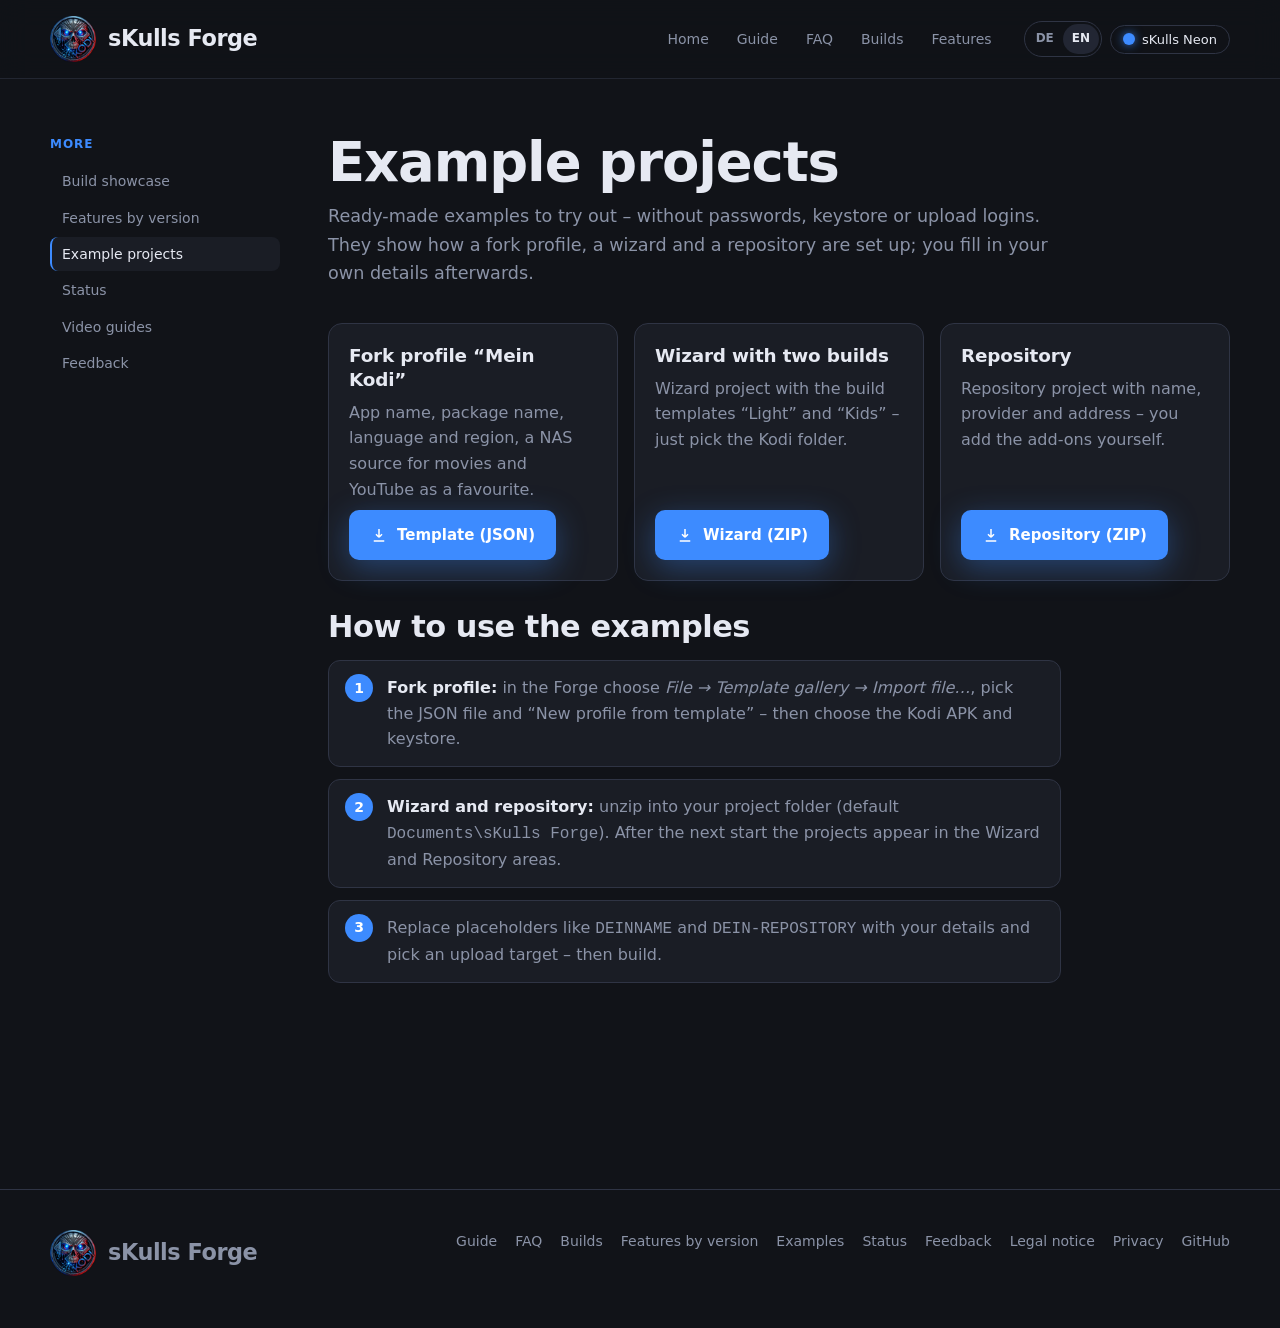
<file: beispiele.html>
<!doctype html>
<html lang="de" data-lang="de" data-scheme="skulls"
      data-title-de="Beispielprojekte – sKulls Forge" data-title-en="Example projects – sKulls Forge"
      data-desc-de="Beispiel-Profile, -Wizard und -Repository für sKulls Forge zum Ausprobieren." data-desc-en="Example profile, wizard and repository for sKulls Forge to try out.">
<head>
  <meta charset="utf-8">
  <meta name="viewport" content="width=device-width, initial-scale=1">
  <title>Beispielprojekte – sKulls Forge</title>
  <meta name="description" content="Beispiel-Profile, -Wizard und -Repository für sKulls Forge zum Ausprobieren.">
  <meta name="theme-color" content="#111318">
  <link rel="icon" href="favicon.ico" sizes="any">
  <link rel="stylesheet" href="assets/css/style.css?v=3.11.0b1">
  <script src="assets/js/config.js?v=3.11.0b1"></script>
  <script src="assets/js/main.js?v=3.11.0b1"></script>
  <script src="assets/js/pages.js?v=3.11.0b1"></script>
</head>
<body>
<header class="nav">
  <div class="wrap">
    <a class="brand" href="index.html"><img src="assets/img/logo-64.png" alt="">sKulls Forge</a>
    <nav class="nav-links" aria-label="Seiten">
      <a href="index.html"><span lang="de">Startseite</span><span lang="en">Home</span></a>
      <a href="anleitung.html"><span lang="de">Anleitung</span><span lang="en">Guide</span></a>
      <a href="faq.html">FAQ</a>
      <a href="builds.html">Builds</a>
      <a href="funktionen.html"><span lang="de">Funktionen</span><span lang="en">Features</span></a>
    </nav>
    <div class="nav-tools">
      <div class="lang-switch" role="group" aria-label="Sprache / Language">
        <button type="button" data-lang="de" aria-pressed="true">DE</button>
        <button type="button" data-lang="en" aria-pressed="false">EN</button>
      </div>
      <div class="scheme">
        <button class="pill" id="scheme-toggle" type="button" aria-haspopup="true" aria-expanded="false" title="Farbschema / Color scheme">
          <i class="scheme-dot" aria-hidden="true"></i><span class="label" id="scheme-label">sKulls Neon</span></button>
        <div class="scheme-menu" id="scheme-menu" role="menu" aria-label="Farbschema"></div>
      </div>
    </div>
  </div>
</header>

<main class="guide">
  <div class="wrap">
    <nav class="toc" aria-label="Seiten">
      <b><span lang="de">Mehr</span><span lang="en">More</span></b>
      <a href="builds.html"><span lang="de">Build-Schaufenster</span><span lang="en">Build showcase</span></a>
      <a href="funktionen.html"><span lang="de">Funktionen je Version</span><span lang="en">Features by version</span></a>
      <a href="beispiele.html" class="active"><span lang="de">Beispielprojekte</span><span lang="en">Example projects</span></a>
      <a href="status.html">Status</a>
      <a href="anleitung.html#videos"><span lang="de">Video-Anleitungen</span><span lang="en">Video guides</span></a>
      <a href="index.html#mitmachen">Feedback</a>
    </nav>
    <div>
      <h1 lang="de">Beispielprojekte</h1><h1 lang="en">Example projects</h1>
      <p class="lead" lang="de">Fertige Beispiele zum Ausprobieren – ohne Passwörter, Keystore und Upload-Zugänge. Sie
        zeigen, wie ein Fork-Profil, ein Wizard und ein Repository aufgebaut sind; eigene Angaben trägst du danach ein.</p>
      <p class="lead" lang="en">Ready-made examples to try out – without passwords, keystore or upload logins. They show
        how a fork profile, a wizard and a repository are set up; you fill in your own details afterwards.</p>
      <div class="examples">
        <article class="example">
          <h3 lang="de">Fork-Profil „Mein Kodi“</h3><h3 lang="en">Fork profile “Mein Kodi”</h3>
          <p lang="de">App-Name, Paketname, Sprache und Region, eine NAS-Quelle für Filme und YouTube als Favorit.</p>
          <p lang="en">App name, package name, language and region, a NAS source for movies and YouTube as a favourite.</p>
          <a class="btn btn-primary" href="assets/examples/beispiel-fork-vorlage.json" download><svg viewBox="0 0 24 24" fill="none" stroke="currentColor" stroke-width="2" aria-hidden="true"><path d="M12 4v11m0 0l-4-4m4 4l4-4M5 20h14"/></svg><span lang="de">Vorlage (JSON)</span><span lang="en">Template (JSON)</span></a>
        </article>
        <article class="example">
          <h3 lang="de">Wizard mit zwei Builds</h3><h3 lang="en">Wizard with two builds</h3>
          <p lang="de">Wizard-Projekt mit den Build-Vorlagen „Leicht“ und „Kinder“ – nur noch den Kodi-Ordner wählen.</p>
          <p lang="en">Wizard project with the build templates “Light” and “Kids” – just pick the Kodi folder.</p>
          <a class="btn btn-primary" href="assets/examples/beispiel-wizard.zip" download><svg viewBox="0 0 24 24" fill="none" stroke="currentColor" stroke-width="2" aria-hidden="true"><path d="M12 4v11m0 0l-4-4m4 4l4-4M5 20h14"/></svg><span lang="de">Wizard (ZIP)</span><span lang="en">Wizard (ZIP)</span></a>
        </article>
        <article class="example">
          <h3 lang="de">Repository</h3><h3 lang="en">Repository</h3>
          <p lang="de">Repository-Projekt mit Name, Anbieter und Adresse – Addons fügst du selbst hinzu.</p>
          <p lang="en">Repository project with name, provider and address – you add the add-ons yourself.</p>
          <a class="btn btn-primary" href="assets/examples/beispiel-repository.zip" download><svg viewBox="0 0 24 24" fill="none" stroke="currentColor" stroke-width="2" aria-hidden="true"><path d="M12 4v11m0 0l-4-4m4 4l4-4M5 20h14"/></svg><span lang="de">Repository (ZIP)</span><span lang="en">Repository (ZIP)</span></a>
        </article>
      </div>
      <section class="chapter" id="import">
        <h2 lang="de">So übernimmst du die Beispiele</h2><h2 lang="en">How to use the examples</h2>
        <ol class="steps" lang="de">
          <li><strong>Fork-Profil:</strong> im Forge <em>Datei → Vorlagen-Galerie → Datei importieren…</em>, die JSON-Datei
            wählen und „Neues Profil aus Vorlage“ – danach Kodi-APK und Keystore wählen.</li>
          <li><strong>Wizard und Repository:</strong> die ZIP in deinen Projekt-Ordner entpacken (Standard:
            <code>Dokumente\sKulls Forge</code>). Nach dem nächsten Start stehen die Projekte in den Bereichen Wizard
            bzw. Repository.</li>
          <li>Platzhalter wie <code>DEINNAME</code> und <code>DEIN-REPOSITORY</code> durch deine Angaben ersetzen und
            ein Upload-Ziel wählen – dann bauen.</li>
        </ol>
        <ol class="steps" lang="en">
          <li><strong>Fork profile:</strong> in the Forge choose <em>File → Template gallery → Import file…</em>, pick the
            JSON file and “New profile from template” – then choose the Kodi APK and keystore.</li>
          <li><strong>Wizard and repository:</strong> unzip into your project folder (default
            <code>Documents\sKulls Forge</code>). After the next start the projects appear in the Wizard and Repository
            areas.</li>
          <li>Replace placeholders like <code>DEINNAME</code> and <code>DEIN-REPOSITORY</code> with your details and pick
            an upload target – then build.</li>
        </ol>
      </section>
    </div>
  </div>
</main>

<footer>
  <div class="wrap">
    <div><a class="brand" href="index.html"><img src="assets/img/logo-64.png" alt="">sKulls Forge</a></div>
    <nav aria-label="Fußzeile">
      <a href="anleitung.html"><span lang="de">Anleitung</span><span lang="en">Guide</span></a>
      <a href="faq.html">FAQ</a>
      <a href="builds.html">Builds</a>
      <a href="funktionen.html"><span lang="de">Funktionen je Version</span><span lang="en">Features by version</span></a>
      <a href="beispiele.html"><span lang="de">Beispiele</span><span lang="en">Examples</span></a>
      <a href="status.html">Status</a>
      <a href="index.html#mitmachen">Feedback</a>
      <a href="impressum.html"><span lang="de">Impressum</span><span lang="en">Legal notice</span></a>
      <a href="datenschutz.html"><span lang="de">Datenschutz</span><span lang="en">Privacy</span></a>
      <a data-github href="https://skullsplitter2026.github.io/sKulls-Forge/" target="_blank" rel="noopener">GitHub</a>
    </nav>
  </div>
</footer>
</body>
</html>
</file>
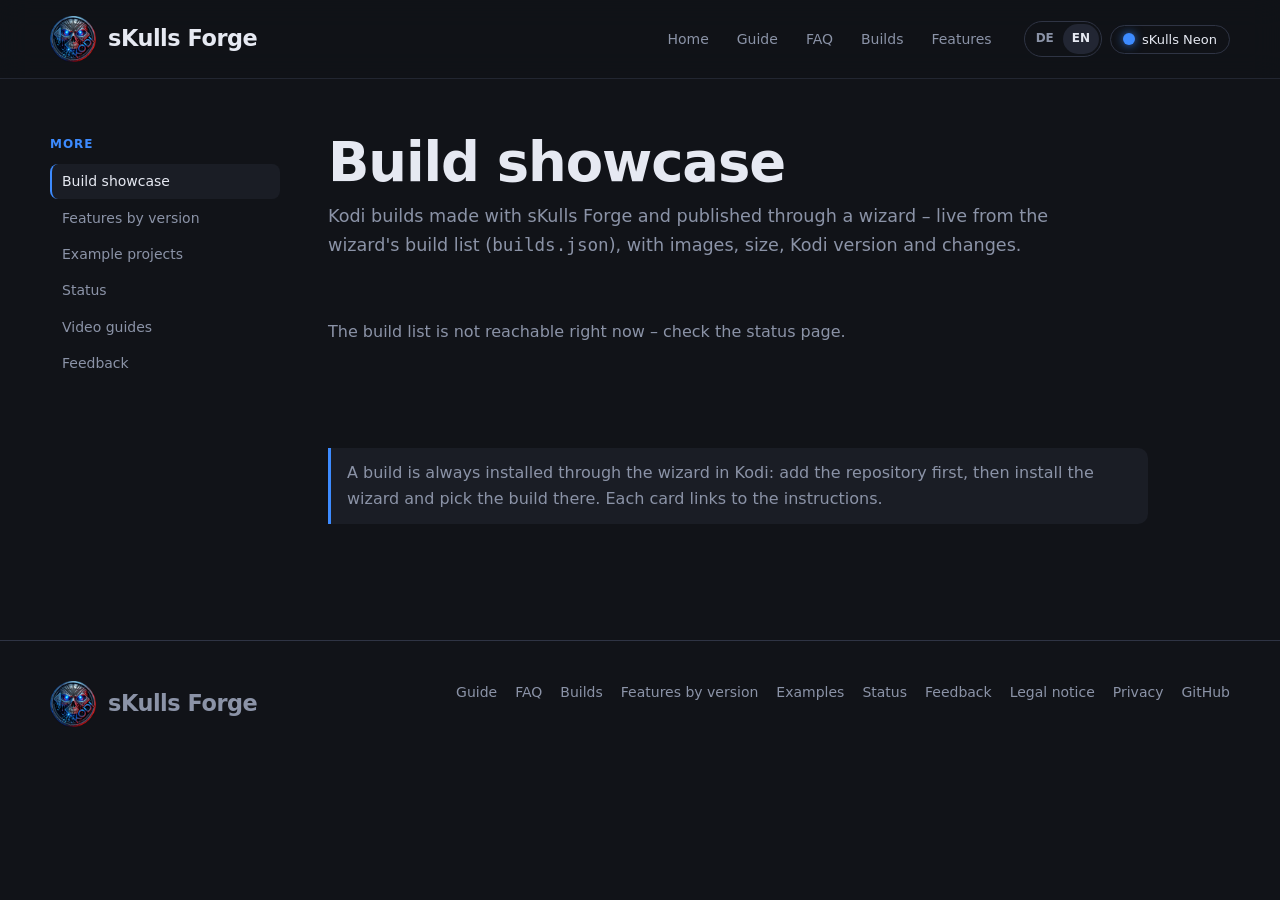
<file: builds.html>
<!doctype html>
<html lang="de" data-lang="de" data-scheme="skulls"
      data-title-de="Build-Schaufenster – sKulls Forge" data-title-en="Build showcase – sKulls Forge"
      data-desc-de="Builds, die mit sKulls Forge gebaut und über einen Wizard veröffentlicht wurden." data-desc-en="Builds made with sKulls Forge and published through a wizard.">
<head>
  <meta charset="utf-8">
  <meta name="viewport" content="width=device-width, initial-scale=1">
  <title>Build-Schaufenster – sKulls Forge</title>
  <meta name="description" content="Builds, die mit sKulls Forge gebaut und über einen Wizard veröffentlicht wurden.">
  <meta name="theme-color" content="#111318">
  <link rel="icon" href="favicon.ico" sizes="any">
  <link rel="stylesheet" href="assets/css/style.css?v=3.11.0b1">
  <script src="assets/js/config.js?v=3.11.0b1"></script>
  <script src="assets/js/main.js?v=3.11.0b1"></script>
  <script src="assets/js/pages.js?v=3.11.0b1"></script>
</head>
<body>
<header class="nav">
  <div class="wrap">
    <a class="brand" href="index.html"><img src="assets/img/logo-64.png" alt="">sKulls Forge</a>
    <nav class="nav-links" aria-label="Seiten">
      <a href="index.html"><span lang="de">Startseite</span><span lang="en">Home</span></a>
      <a href="anleitung.html"><span lang="de">Anleitung</span><span lang="en">Guide</span></a>
      <a href="faq.html">FAQ</a>
      <a href="builds.html" aria-current="page">Builds</a>
      <a href="funktionen.html"><span lang="de">Funktionen</span><span lang="en">Features</span></a>
    </nav>
    <div class="nav-tools">
      <div class="lang-switch" role="group" aria-label="Sprache / Language">
        <button type="button" data-lang="de" aria-pressed="true">DE</button>
        <button type="button" data-lang="en" aria-pressed="false">EN</button>
      </div>
      <div class="scheme">
        <button class="pill" id="scheme-toggle" type="button" aria-haspopup="true" aria-expanded="false" title="Farbschema / Color scheme">
          <i class="scheme-dot" aria-hidden="true"></i><span class="label" id="scheme-label">sKulls Neon</span></button>
        <div class="scheme-menu" id="scheme-menu" role="menu" aria-label="Farbschema"></div>
      </div>
    </div>
  </div>
</header>

<main class="guide">
  <div class="wrap">
    <nav class="toc" aria-label="Seiten">
      <b><span lang="de">Mehr</span><span lang="en">More</span></b>
      <a href="builds.html" class="active"><span lang="de">Build-Schaufenster</span><span lang="en">Build showcase</span></a>
      <a href="funktionen.html"><span lang="de">Funktionen je Version</span><span lang="en">Features by version</span></a>
      <a href="beispiele.html"><span lang="de">Beispielprojekte</span><span lang="en">Example projects</span></a>
      <a href="status.html">Status</a>
      <a href="anleitung.html#videos"><span lang="de">Video-Anleitungen</span><span lang="en">Video guides</span></a>
      <a href="index.html#mitmachen">Feedback</a>
    </nav>
    <div>
      <h1 lang="de">Build-Schaufenster</h1><h1 lang="en">Build showcase</h1>
      <p class="lead" lang="de">Kodi-Builds, die mit sKulls Forge gebaut und über einen Wizard veröffentlicht wurden –
        live aus der Build-Liste (<code>builds.json</code>) des Wizards, mit Bildern, Größe, Kodi-Version und Änderungen.</p>
      <p class="lead" lang="en">Kodi builds made with sKulls Forge and published through a wizard – live from the
        wizard's build list (<code>builds.json</code>), with images, size, Kodi version and changes.</p>
      <div id="showcase"></div>
      <p class="tip" lang="de">Installiert wird ein Build immer über den Wizard in Kodi: erst das Repository hinzufügen,
        dann den Wizard installieren und dort den Build wählen. Die Anleitung dazu verlinkt jede Karte.</p>
      <p class="tip" lang="en">A build is always installed through the wizard in Kodi: add the repository first, then
        install the wizard and pick the build there. Each card links to the instructions.</p>
    </div>
  </div>
</main>

<footer>
  <div class="wrap">
    <div><a class="brand" href="index.html"><img src="assets/img/logo-64.png" alt="">sKulls Forge</a></div>
    <nav aria-label="Fußzeile">
      <a href="anleitung.html"><span lang="de">Anleitung</span><span lang="en">Guide</span></a>
      <a href="faq.html">FAQ</a>
      <a href="builds.html">Builds</a>
      <a href="funktionen.html"><span lang="de">Funktionen je Version</span><span lang="en">Features by version</span></a>
      <a href="beispiele.html"><span lang="de">Beispiele</span><span lang="en">Examples</span></a>
      <a href="status.html">Status</a>
      <a href="index.html#mitmachen">Feedback</a>
      <a href="impressum.html"><span lang="de">Impressum</span><span lang="en">Legal notice</span></a>
      <a href="datenschutz.html"><span lang="de">Datenschutz</span><span lang="en">Privacy</span></a>
      <a data-github href="https://skullsplitter2026.github.io/sKulls-Forge/" target="_blank" rel="noopener">GitHub</a>
    </nav>
  </div>
</footer>
</body>
</html>
</file>
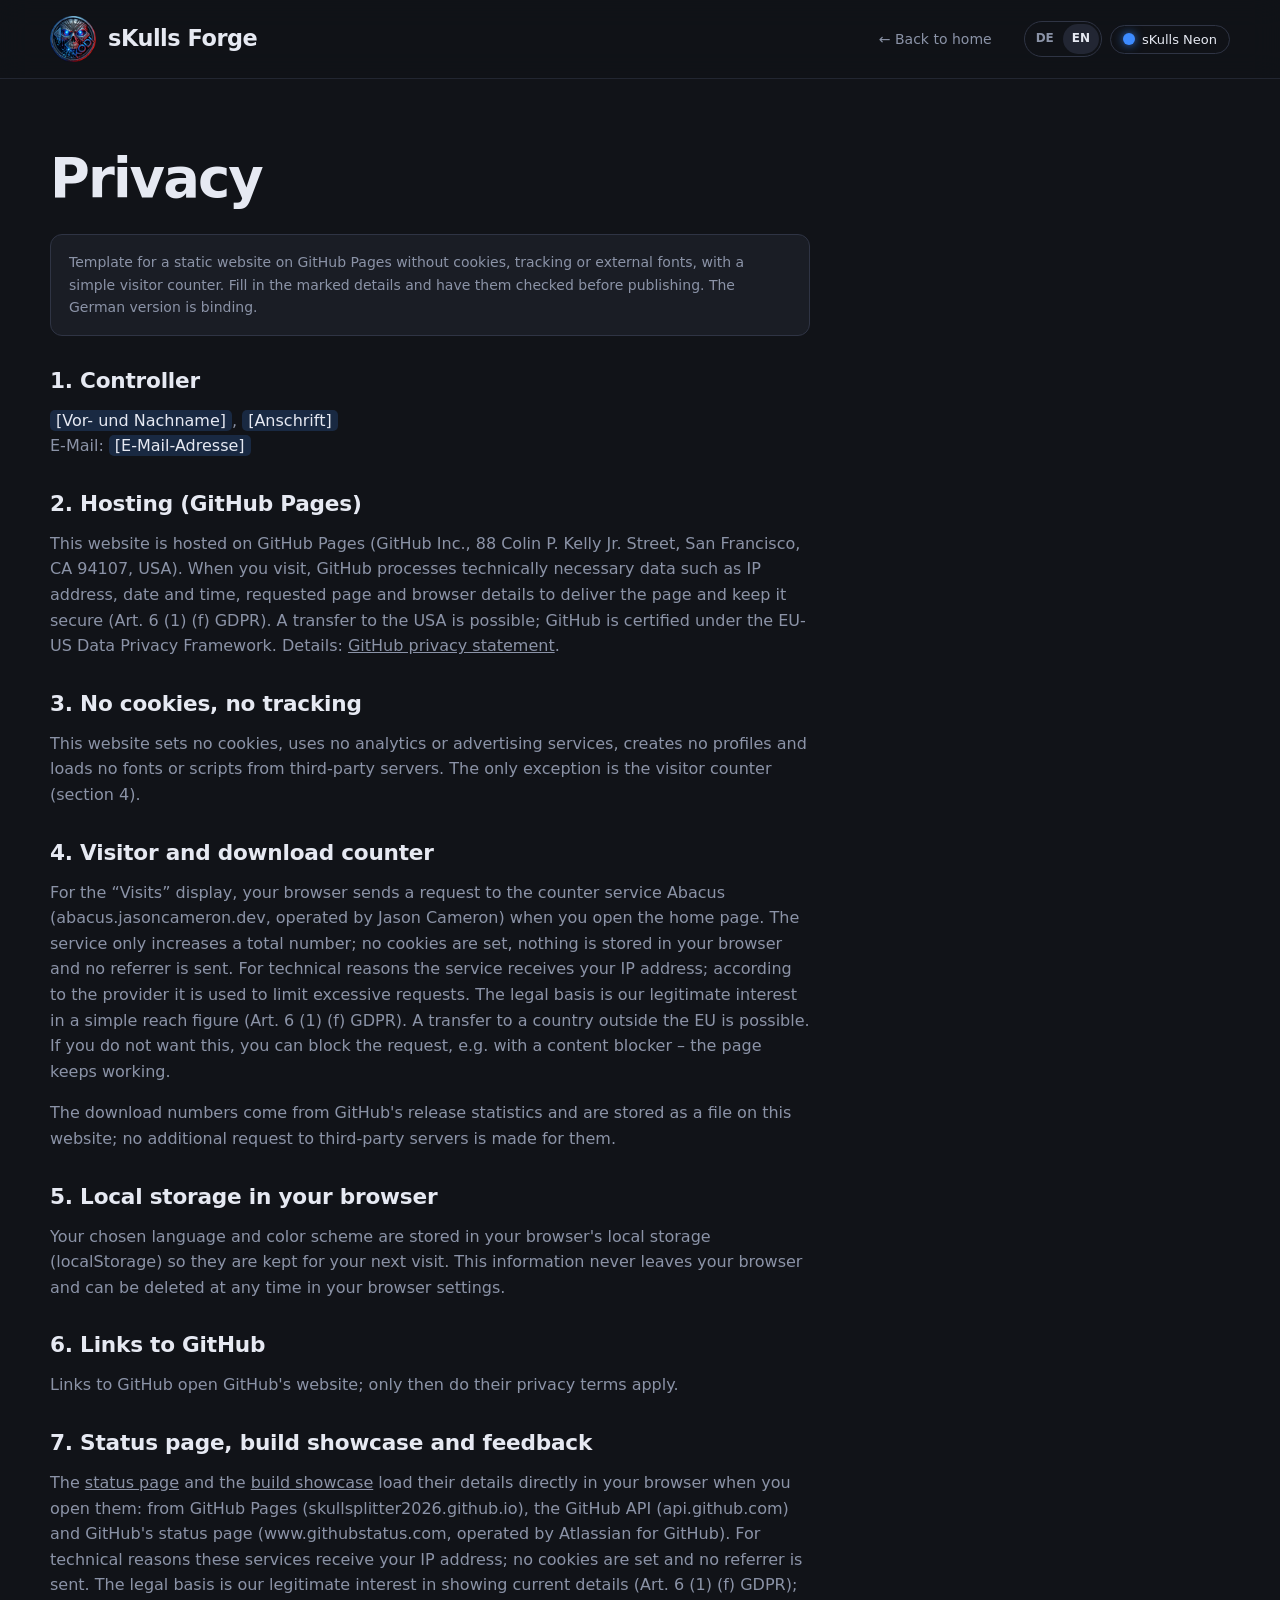
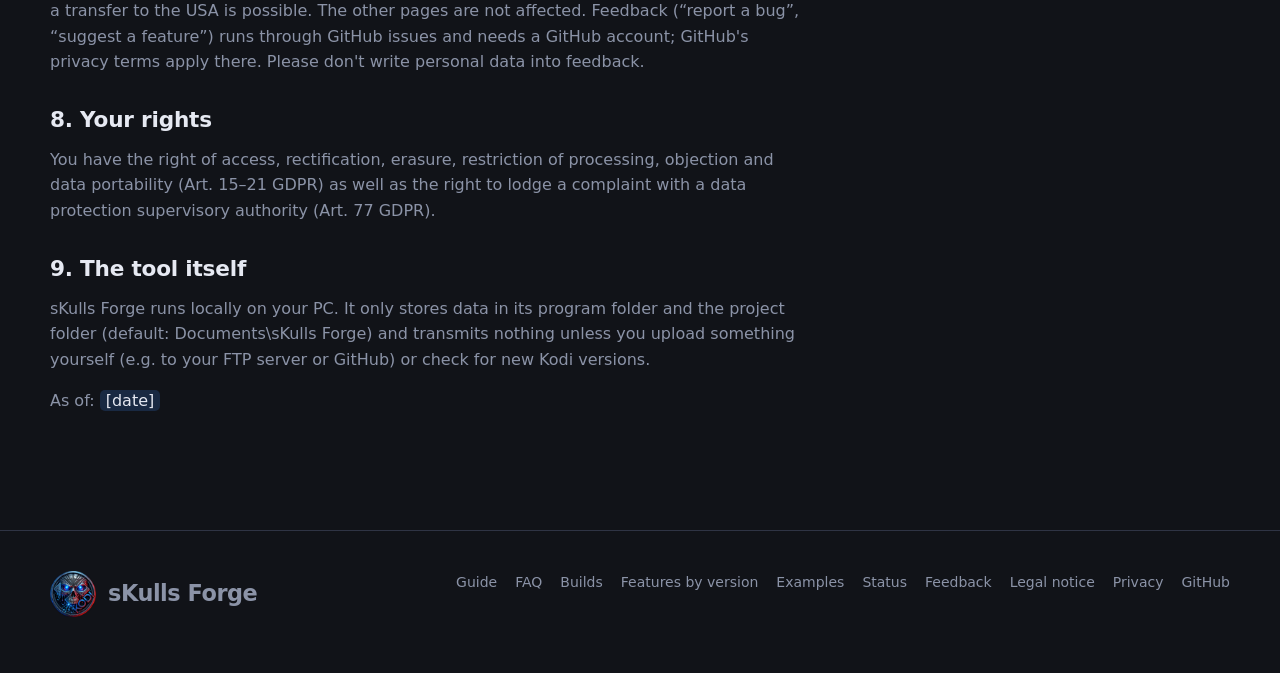
<file: datenschutz.html>
<!doctype html>
<html lang="de" data-lang="de" data-scheme="skulls"
      data-title-de="Datenschutz – sKulls Forge" data-title-en="Privacy – sKulls Forge">
<head>
  <meta charset="utf-8">
  <meta name="viewport" content="width=device-width, initial-scale=1">
  <title>Datenschutz – sKulls Forge</title>
  <meta name="description" content="Datenschutzerklärung von sKulls Forge">
  <meta name="robots" content="noindex">
  <meta name="theme-color" content="#111318">
  <link rel="icon" href="favicon.ico" sizes="any">
  <link rel="stylesheet" href="assets/css/style.css?v=3.11.0b1">
  <script src="assets/js/config.js?v=3.11.0b1"></script>
  <script src="assets/js/main.js?v=3.11.0b1"></script>
  <script src="assets/js/pages.js?v=3.11.0b1"></script>
</head>
<body>
<header class="nav">
  <div class="wrap">
    <a class="brand" href="index.html"><img src="assets/img/logo-64.png" alt="">sKulls Forge</a>
    <nav class="nav-links"><a href="index.html"><span lang="de">← Zur Startseite</span><span lang="en">← Back to home</span></a></nav>
    <div class="nav-tools">
      <div class="lang-switch" role="group" aria-label="Sprache / Language">
        <button type="button" data-lang="de" aria-pressed="true">DE</button>
        <button type="button" data-lang="en" aria-pressed="false">EN</button>
      </div>
      <div class="scheme">
        <button class="pill" id="scheme-toggle" type="button" aria-haspopup="true" aria-expanded="false" title="Farbschema / Color scheme">
          <i class="scheme-dot" aria-hidden="true"></i><span class="label" id="scheme-label">sKulls Neon</span></button>
        <div class="scheme-menu" id="scheme-menu" role="menu" aria-label="Farbschema"></div>
      </div>
    </div>
  </div>
</header>

<main class="legal">
  <div class="wrap">
    <article>
      <h1 lang="de">Datenschutz</h1><h1 lang="en">Privacy</h1>
      <p class="note" lang="de">Vorlage für eine statische Website auf GitHub Pages ohne Cookies, Tracking oder
        externe Schriftarten, mit einem einfachen Besucherzähler. Markierte Angaben ausfüllen und vor der Veröffentlichung prüfen lassen (keine Rechtsberatung).</p>
      <p class="note" lang="en">Template for a static website on GitHub Pages without cookies, tracking or external
        fonts, with a simple visitor counter. Fill in the marked details and have them checked before publishing. The German version is binding.</p>

      <h2 lang="de">1. Verantwortlicher</h2><h2 lang="en">1. Controller</h2>
      <p><span class="fill">[Vor- und Nachname]</span>, <span class="fill">[Anschrift]</span><br>
        E-Mail: <span class="fill">[E-Mail-Adresse]</span></p>

      <h2 lang="de">2. Hosting (GitHub Pages)</h2><h2 lang="en">2. Hosting (GitHub Pages)</h2>
      <p lang="de">Diese Website wird bei GitHub Pages gehostet (GitHub Inc., 88 Colin P. Kelly Jr. Street, San Francisco,
        CA 94107, USA). Beim Aufruf verarbeitet GitHub technisch notwendige Daten wie IP-Adresse, Datum und Uhrzeit,
        aufgerufene Seite und Browser-Angaben, um die Seite auszuliefern und die Sicherheit zu gewährleisten
        (Art. 6 Abs. 1 lit. f DSGVO). Eine Übermittlung in die USA ist möglich; GitHub ist nach dem EU-US Data Privacy
        Framework zertifiziert. Details: <a href="https://docs.github.com/de/site-policy/privacy-policies/github-general-privacy-statement" target="_blank" rel="noopener">Datenschutzerklärung von GitHub</a>.</p>
      <p lang="en">This website is hosted on GitHub Pages (GitHub Inc., 88 Colin P. Kelly Jr. Street, San Francisco,
        CA 94107, USA). When you visit, GitHub processes technically necessary data such as IP address, date and time,
        requested page and browser details to deliver the page and keep it secure (Art. 6 (1) (f) GDPR). A transfer to the
        USA is possible; GitHub is certified under the EU-US Data Privacy Framework. Details:
        <a href="https://docs.github.com/en/site-policy/privacy-policies/github-general-privacy-statement" target="_blank" rel="noopener">GitHub privacy statement</a>.</p>

      <h2 lang="de">3. Keine Cookies, kein Tracking</h2><h2 lang="en">3. No cookies, no tracking</h2>
      <p lang="de">Diese Website setzt keine Cookies, nutzt keine Analyse- oder Werbedienste, erstellt keine Profile und lädt
        keine Schriftarten oder Skripte von fremden Servern. Einzige Ausnahme ist der Besucherzähler (Abschnitt 4).</p>
      <p lang="en">This website sets no cookies, uses no analytics or advertising services, creates no profiles and loads
        no fonts or scripts from third-party servers. The only exception is the visitor counter (section 4).</p>

      <h2 lang="de">4. Besucher- und Download-Zähler</h2><h2 lang="en">4. Visitor and download counter</h2>
      <p lang="de">Für die Anzeige „Besuche“ sendet dein Browser beim Aufruf der Startseite eine Anfrage an den Zähldienst
        Abacus (abacus.jasoncameron.dev, betrieben von Jason Cameron). Der Dienst erhöht dabei nur eine Gesamtzahl; es
        werden keine Cookies gesetzt, keine Daten in deinem Browser gespeichert und keine Referrer-Angaben mitgesendet.
        Technisch bedingt erhält der Dienst deine IP-Adresse; laut Anbieter wird sie zur Begrenzung zu vieler Anfragen
        verwendet. Rechtsgrundlage ist unser berechtigtes Interesse an einer einfachen Reichweitenzahl (Art. 6 Abs. 1
        lit. f DSGVO). Eine Übermittlung in ein Land außerhalb der EU ist möglich. Wenn du das nicht möchtest, kannst du
        die Anfrage z.B. mit einem Inhaltsblocker verhindern – die Seite funktioniert dann unverändert.</p>
      <p lang="de">Die Download-Zahlen stammen aus den Release-Statistiken von GitHub und liegen als Datei auf dieser
        Website; dafür findet keine zusätzliche Anfrage an fremde Server statt.</p>
      <p lang="en">For the “Visits” display, your browser sends a request to the counter service Abacus
        (abacus.jasoncameron.dev, operated by Jason Cameron) when you open the home page. The service only increases a
        total number; no cookies are set, nothing is stored in your browser and no referrer is sent. For technical
        reasons the service receives your IP address; according to the provider it is used to limit excessive requests.
        The legal basis is our legitimate interest in a simple reach figure (Art. 6 (1) (f) GDPR). A transfer to a country
        outside the EU is possible. If you do not want this, you can block the request, e.g. with a content blocker – the
        page keeps working.</p>
      <p lang="en">The download numbers come from GitHub's release statistics and are stored as a file on this website;
        no additional request to third-party servers is made for them.</p>

      <h2 lang="de">5. Lokale Speicherung im Browser</h2><h2 lang="en">5. Local storage in your browser</h2>
      <p lang="de">Die gewählte Sprache und das Farbschema werden im lokalen Speicher deines Browsers (localStorage)
        abgelegt, damit sie beim nächsten Besuch erhalten bleiben. Diese Angaben verlassen deinen Browser nicht und
        lassen sich jederzeit über die Browser-Einstellungen löschen (§ 25 Abs. 2 Nr. 2 TDDDG).</p>
      <p lang="en">Your chosen language and color scheme are stored in your browser's local storage (localStorage) so
        they are kept for your next visit. This information never leaves your browser and can be deleted at any time in
        your browser settings.</p>

      <h2 lang="de">6. Links zu GitHub</h2><h2 lang="en">6. Links to GitHub</h2>
      <p lang="de">Links zu GitHub öffnen die Website von GitHub; erst dann gelten dort deren Datenschutzbestimmungen.</p>
      <p lang="en">Links to GitHub open GitHub's website; only then do their privacy terms apply.</p>

      <h2 lang="de">7. Statusseite, Build-Schaufenster und Rückmeldungen</h2><h2 lang="en">7. Status page, build showcase and feedback</h2>
      <p lang="de">Die <a href="status.html">Statusseite</a> und das <a href="builds.html">Build-Schaufenster</a> laden
        ihre Angaben beim Aufruf direkt in deinem Browser: von GitHub Pages (skullsplitter2026.github.io), der
        GitHub-Schnittstelle (api.github.com) und der Statusseite von GitHub (www.githubstatus.com, betrieben von
        Atlassian für GitHub). Dabei erhalten diese Dienste technisch bedingt deine IP-Adresse; es werden keine Cookies
        gesetzt und keine Referrer-Angaben mitgesendet. Rechtsgrundlage ist unser berechtigtes Interesse, aktuelle
        Angaben zu zeigen (Art. 6 Abs. 1 lit. f DSGVO); eine Übermittlung in die USA ist möglich. Die übrigen Seiten
        sind davon nicht betroffen. Rückmeldungen („Fehler melden“, „Wunsch äußern“) laufen über GitHub-Issues und
        brauchen ein GitHub-Konto; dort gelten die Datenschutzbestimmungen von GitHub. Bitte schreibe keine
        persönlichen Daten in Rückmeldungen.</p>
      <p lang="en">The <a href="status.html">status page</a> and the <a href="builds.html">build showcase</a> load their
        details directly in your browser when you open them: from GitHub Pages (skullsplitter2026.github.io), the GitHub
        API (api.github.com) and GitHub's status page (www.githubstatus.com, operated by Atlassian for GitHub). For
        technical reasons these services receive your IP address; no cookies are set and no referrer is sent. The legal
        basis is our legitimate interest in showing current details (Art. 6 (1) (f) GDPR); a transfer to the USA is
        possible. The other pages are not affected. Feedback (“report a bug”, “suggest a feature”) runs through GitHub
        issues and needs a GitHub account; GitHub's privacy terms apply there. Please don't write personal data into
        feedback.</p>

      <h2 lang="de">8. Deine Rechte</h2><h2 lang="en">8. Your rights</h2>
      <p lang="de">Du hast das Recht auf Auskunft, Berichtigung, Löschung, Einschränkung der Verarbeitung, Widerspruch und
        Datenübertragbarkeit (Art. 15–21 DSGVO) sowie das Recht, dich bei einer Datenschutz-Aufsichtsbehörde zu beschweren
        (Art. 77 DSGVO).</p>
      <p lang="en">You have the right of access, rectification, erasure, restriction of processing, objection and data
        portability (Art. 15–21 GDPR) as well as the right to lodge a complaint with a data protection supervisory
        authority (Art. 77 GDPR).</p>

      <h2 lang="de">9. Das Tool selbst</h2><h2 lang="en">9. The tool itself</h2>
      <p lang="de">sKulls Forge läuft lokal auf deinem PC. Es speichert Daten nur im Programmordner und im Projekt-Ordner
        (Standard: Dokumente\sKulls Forge) und überträgt nichts, außer du lädst selbst etwas hoch (z.B. zu deinem
        FTP-Server oder GitHub) oder prüfst auf neue Kodi-Versionen.</p>
      <p lang="en">sKulls Forge runs locally on your PC. It only stores data in its program folder and the project folder
        (default: Documents\sKulls Forge) and transmits nothing unless you upload something yourself (e.g. to your FTP
        server or GitHub) or check for new Kodi versions.</p>

      <p class="muted" lang="de">Stand: <span class="fill">[Datum]</span></p>
      <p class="muted" lang="en">As of: <span class="fill">[date]</span></p>
    </article>
  </div>
</main>

<footer>
  <div class="wrap">
    <div><a class="brand" href="index.html"><img src="assets/img/logo-64.png" alt="">sKulls Forge</a></div>
    <nav aria-label="Fußzeile">
      <a href="anleitung.html"><span lang="de">Anleitung</span><span lang="en">Guide</span></a>
      <a href="faq.html">FAQ</a>
      <a href="builds.html">Builds</a>
      <a href="funktionen.html"><span lang="de">Funktionen je Version</span><span lang="en">Features by version</span></a>
      <a href="beispiele.html"><span lang="de">Beispiele</span><span lang="en">Examples</span></a>
      <a href="status.html">Status</a>
      <a href="index.html#mitmachen">Feedback</a>
      <a href="impressum.html"><span lang="de">Impressum</span><span lang="en">Legal notice</span></a>
      <a href="datenschutz.html"><span lang="de">Datenschutz</span><span lang="en">Privacy</span></a>
      <a data-github href="https://skullsplitter2026.github.io/sKulls-Forge/" target="_blank" rel="noopener">GitHub</a>
    </nav>
  </div>
</footer>
</body>
</html>
</file>
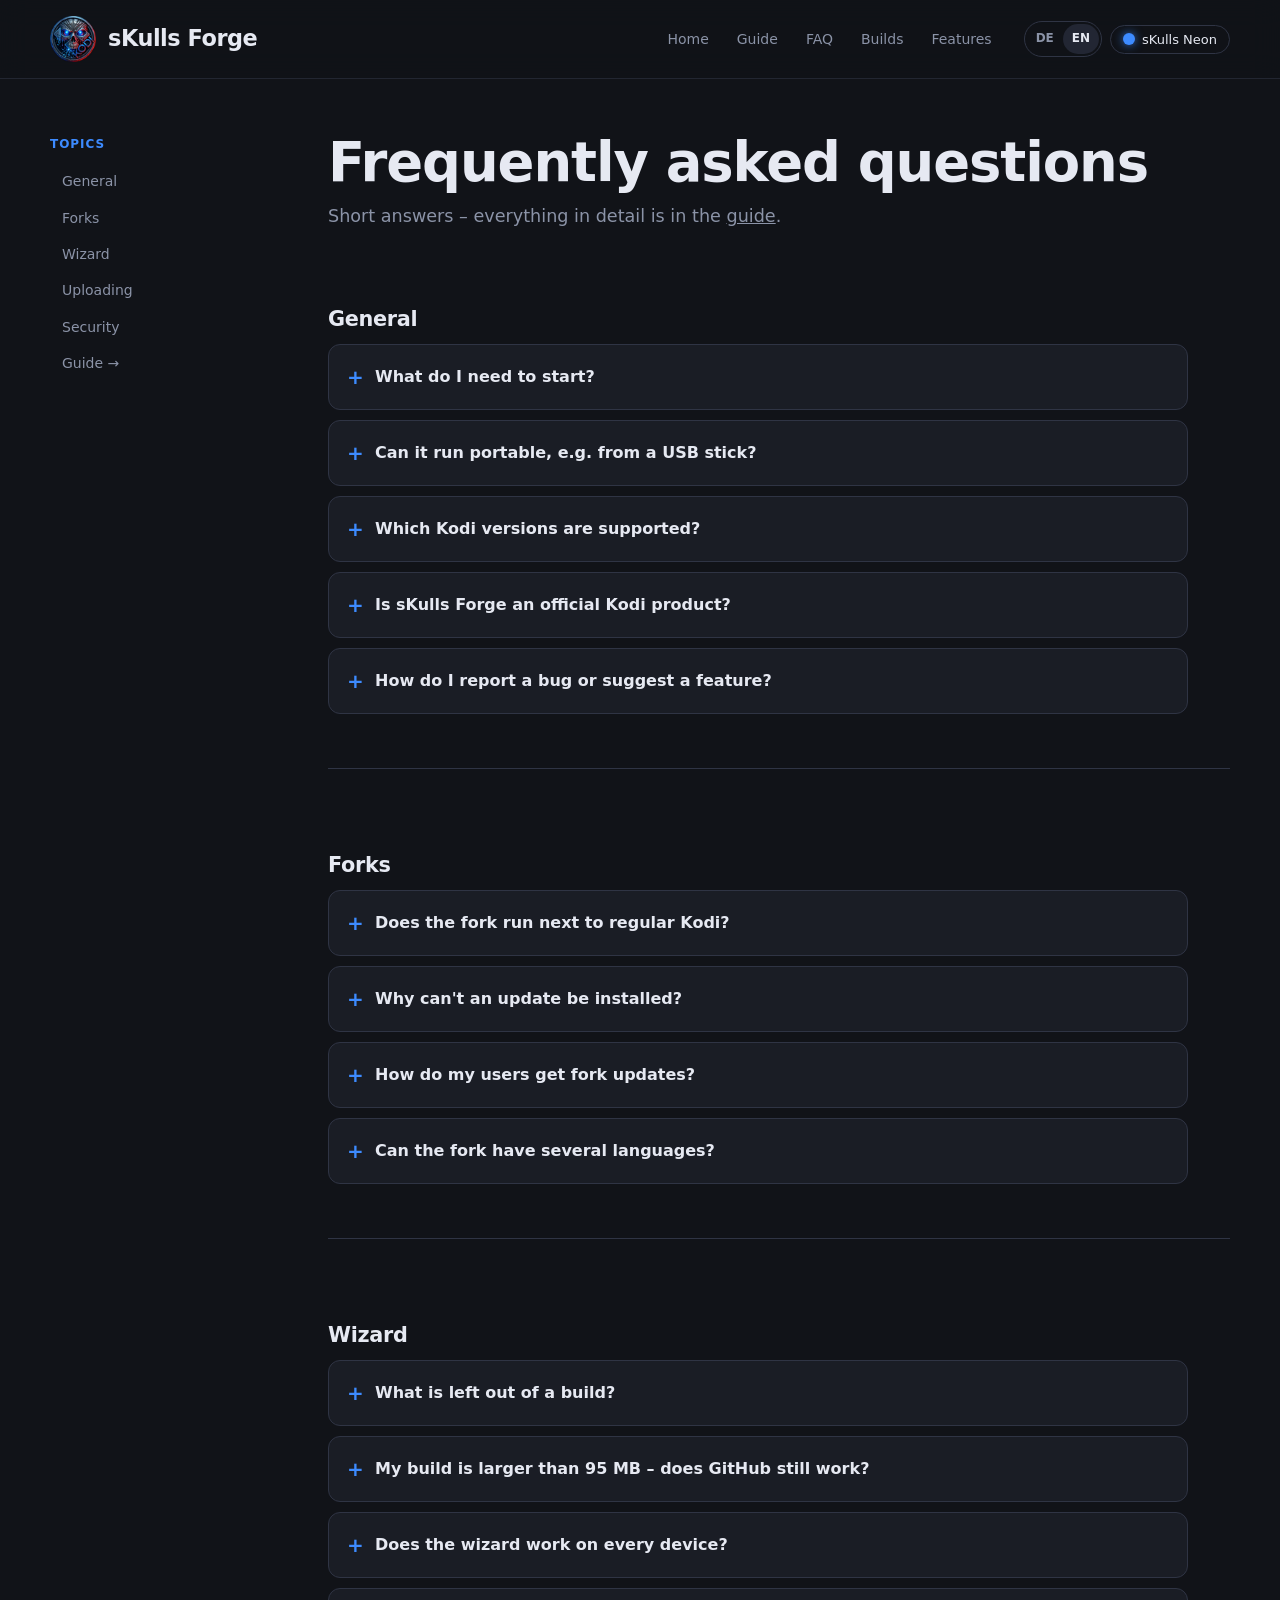
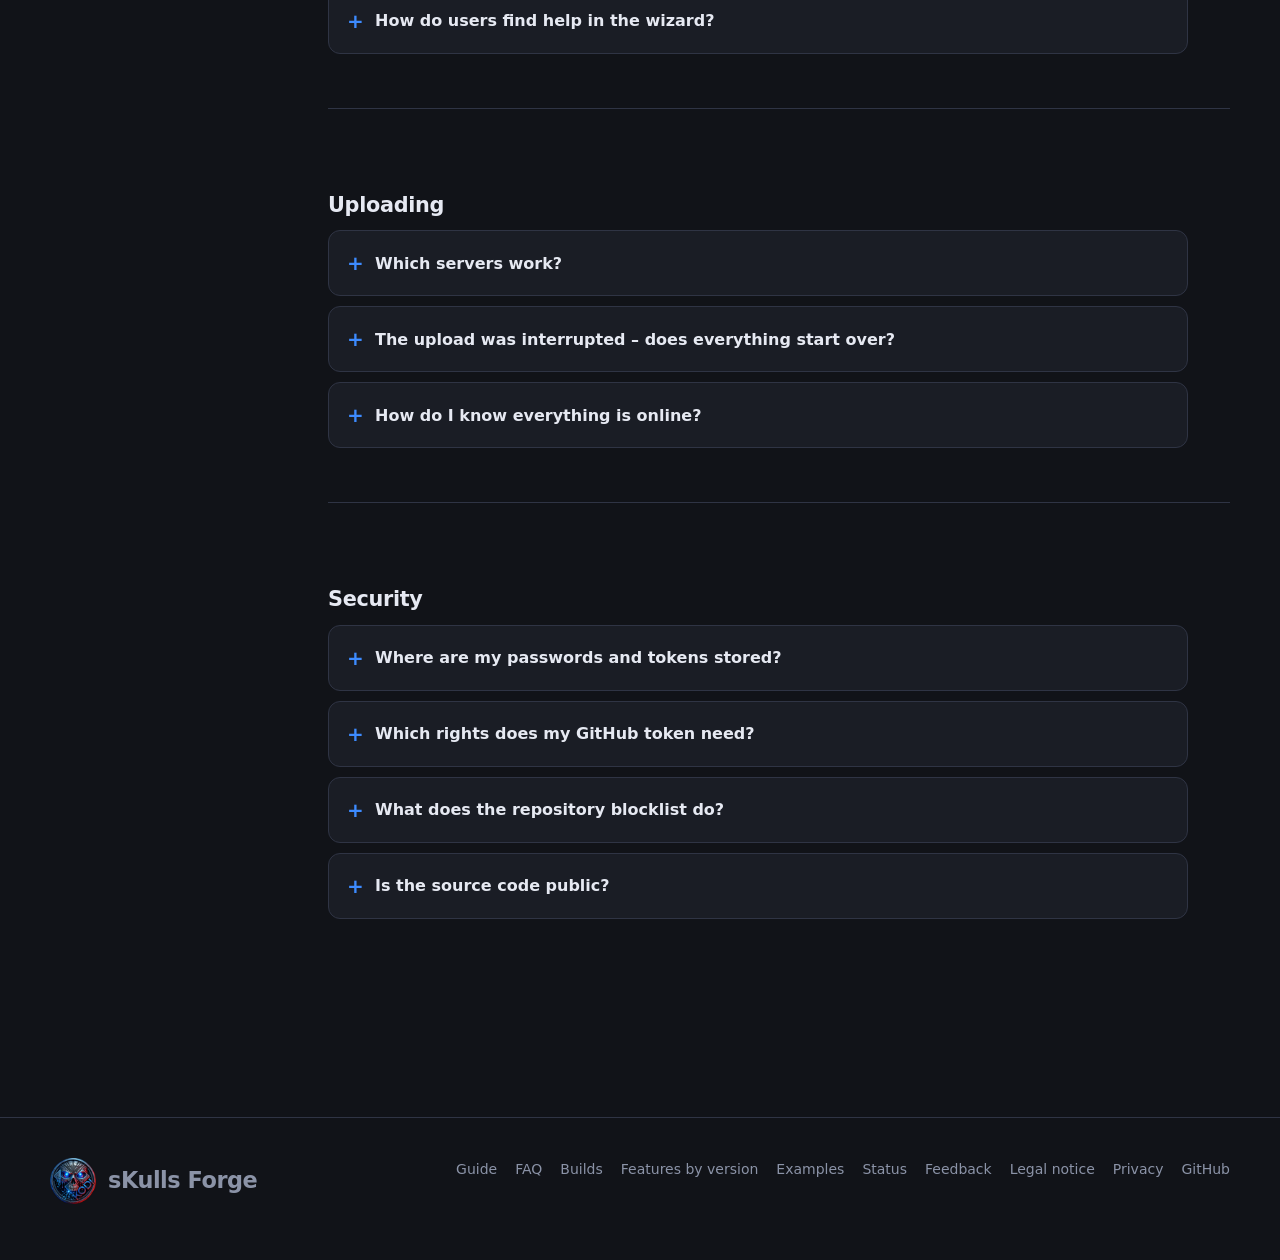
<file: faq.html>
<!doctype html>
<html lang="de" data-lang="de" data-scheme="skulls"
      data-title-de="FAQ – sKulls Forge" data-title-en="FAQ – sKulls Forge">
<head>
  <meta charset="utf-8">
  <meta name="viewport" content="width=device-width, initial-scale=1">
  <title>FAQ – sKulls Forge</title>
  <meta name="description" content="Häufige Fragen zu sKulls Forge: Forks, Signatur, Updates, Wizard, GitHub, Sicherheit.">
  <meta name="theme-color" content="#111318">
  <link rel="icon" href="favicon.ico" sizes="any">
  <link rel="stylesheet" href="assets/css/style.css?v=3.11.0b1">
  <script src="assets/js/config.js?v=3.11.0b1"></script>
  <script src="assets/js/main.js?v=3.11.0b1"></script>
  <script src="assets/js/pages.js?v=3.11.0b1"></script>
</head>
<body>
<header class="nav">
  <div class="wrap">
    <a class="brand" href="index.html"><img src="assets/img/logo-64.png" alt="">sKulls Forge</a>
    <nav class="nav-links" aria-label="Seiten">
      <a href="index.html"><span lang="de">Startseite</span><span lang="en">Home</span></a>
      <a href="anleitung.html"><span lang="de">Anleitung</span><span lang="en">Guide</span></a>
      <a href="faq.html" aria-current="page">FAQ</a>
      <a href="builds.html">Builds</a>
      <a href="funktionen.html"><span lang="de">Funktionen</span><span lang="en">Features</span></a>
    </nav>
    <div class="nav-tools">
      <div class="lang-switch" role="group" aria-label="Sprache / Language">
        <button type="button" data-lang="de" aria-pressed="true">DE</button>
        <button type="button" data-lang="en" aria-pressed="false">EN</button>
      </div>
      <div class="scheme">
        <button class="pill" id="scheme-toggle" type="button" aria-haspopup="true" aria-expanded="false" title="Farbschema / Color scheme">
          <i class="scheme-dot" aria-hidden="true"></i><span class="label" id="scheme-label">sKulls Neon</span></button>
        <div class="scheme-menu" id="scheme-menu" role="menu" aria-label="Farbschema"></div>
      </div>
    </div>
  </div>
</header>

<main class="guide faq">
  <div class="wrap">
    <nav class="toc" aria-label="Themen">
      <b><span lang="de">Themen</span><span lang="en">Topics</span></b>
      <a href="#allgemein"><span lang="de">Allgemein</span><span lang="en">General</span></a>
      <a href="#forks">Forks</a>
      <a href="#wizard">Wizard</a>
      <a href="#upload"><span lang="de">Hochladen</span><span lang="en">Uploading</span></a>
      <a href="#sicherheit"><span lang="de">Sicherheit</span><span lang="en">Security</span></a>
      <a href="anleitung.html"><span lang="de">Anleitung →</span><span lang="en">Guide →</span></a>
    </nav>
    <div>
      <h1 lang="de">Häufige Fragen</h1><h1 lang="en">Frequently asked questions</h1>
      <p class="lead" lang="de">Kurze Antworten – ausführlich steht alles in der <a href="anleitung.html">Anleitung</a>.</p>
      <p class="lead" lang="en">Short answers – everything in detail is in the <a href="anleitung.html">guide</a>.</p>

      <section class="chapter" id="allgemein">
        <h2 lang="de">Allgemein</h2><h2 lang="en">General</h2>
        <details><summary><span lang="de">Was brauche ich zum Starten?</span><span lang="en">What do I need to start?</span></summary>
          <div lang="de">Windows 10 oder 11. Das Setup bringt das fertig übersetzte Programm, Java und alle Werkzeuge mit – Python brauchst du nicht. Für Installationen
            auf Android-Geräten brauchst du ADB-Zugriff (USB-Debugging oder Debugging über WLAN).</div>
          <div lang="en">Windows 10 or 11. The setup ships the compiled program, Java and all tools – you don't need Python. For installing on Android devices
            you need ADB access (USB debugging or wireless debugging).</div></details>
        <details><summary><span lang="de">Geht es auch portabel, z.B. vom USB-Stick?</span><span lang="en">Can it run portable, e.g. from a USB stick?</span></summary>
          <div lang="de">Ja. Im Setup „Portabel entpacken“ wählen – alle Daten bleiben dann im Ordner der portablen
            Version, nichts landet in der Registry.</div>
          <div lang="en">Yes. Choose "Unpack portable" in the setup – all data then stays in the portable version's
            folder, nothing goes into the registry.</div></details>
        <details><summary><span lang="de">Welche Kodi-Versionen werden unterstützt?</span><span lang="en">Which Kodi versions are supported?</span></summary>
          <div lang="de">Kodi 18 bis 22. Für aktuelle Geräte empfehlen wir Kodi 20 oder neuer – Kodi 18/19 zeigen auf
            neuen Android-Versionen teils nur ein schwarzes Bild.</div>
          <div lang="en">Kodi 18 to 22. For current devices we recommend Kodi 20 or newer – Kodi 18/19 partly show only
            a black screen on new Android versions.</div></details>
        <details><summary><span lang="de">Ist sKulls Forge ein offizielles Kodi-Produkt?</span><span lang="en">Is sKulls Forge an official Kodi product?</span></summary>
          <div lang="de">Nein. Es nutzt offizielle Kodi-APKs als Grundlage. Mit dem Tool erstellte Forks müssen die
            GPL-Lizenz von Kodi einhalten.</div>
          <div lang="en">No. It uses official Kodi APKs as its base. Forks created with the tool must comply with Kodi's
            GPL license.</div></details>
        <details><summary><span lang="de">Wie melde ich einen Fehler oder wünsche mir etwas?</span><span lang="en">How do I report a bug or suggest a feature?</span></summary>
          <div lang="de">Über <a data-issue="fehler.yml" href="https://github.com/SkullSplitter2026/sKulls-Forge/issues" target="_blank" rel="noopener">Fehler melden</a>
            bzw. <a data-issue="wunsch.yml" href="https://github.com/SkullSplitter2026/sKulls-Forge/issues" target="_blank" rel="noopener">Wunsch äußern</a>
            auf GitHub (Konto nötig). Bitte keine persönlichen Daten, Passwörter oder Zugänge hineinschreiben – Logs am
            besten als Diagnosepaket aus dem Forge anhängen, das entfernt sie automatisch.</div>
          <div lang="en">Via <a data-issue="fehler.yml" href="https://github.com/SkullSplitter2026/sKulls-Forge/issues" target="_blank" rel="noopener">report a bug</a>
            or <a data-issue="wunsch.yml" href="https://github.com/SkullSplitter2026/sKulls-Forge/issues" target="_blank" rel="noopener">suggest a feature</a>
            on GitHub (account needed). Please don't include personal data, passwords or logins – attach logs as the
            Forge's diagnostics package, which removes them automatically.</div></details>
      </section>

      <section class="chapter" id="forks">
        <h2>Forks</h2>
        <details><summary><span lang="de">Läuft der Fork neben dem normalen Kodi?</span><span lang="en">Does the fork run next to regular Kodi?</span></summary>
          <div lang="de">Ja, mit eigenem Paketnamen ist der Fork eine eigene App mit eigenen Daten.</div>
          <div lang="en">Yes, with its own package name the fork is a separate app with its own data.</div></details>
        <details><summary><span lang="de">Warum lässt sich ein Update nicht installieren?</span><span lang="en">Why can't an update be installed?</span></summary>
          <div lang="de">Android installiert ein Update nur mit demselben Signatur-Schlüssel und einem höheren
            Version-Code. Der Forge merkt sich das Zertifikat und bricht ab, wenn ein anderer Schlüssel gewählt ist.
            Keystore-Sicherungen findest du unter Extras.</div>
          <div lang="en">Android only installs an update with the same signing key and a higher version code. The Forge
            remembers the certificate and stops if a different key is chosen. Keystore backups are under Extras.</div></details>
        <details><summary><span lang="de">Wie bekommen meine Nutzer Updates des Forks?</span><span lang="en">How do my users get fork updates?</span></summary>
          <div lang="de">Mit einer update.json-Adresse prüft der Fork beim Start auf neue Versionen. Ersatz-Server
            springen ein, wenn der Haupt-Server ausfällt. Der Build legt update.json, Download-Seite und QR-Codes neben
            die APKs.</div>
          <div lang="en">With an update.json address the fork checks for new versions on start. Mirror servers step in
            when the main server is down. The build puts update.json, a download page and QR codes next to the APKs.</div></details>
        <details><summary><span lang="de">Kann der Fork mehrere Sprachen?</span><span lang="en">Can the fork have several languages?</span></summary>
          <div lang="de">Ja: Startsprache und „Weitere Sprachen“ im Reiter Kodi-Einstellungen wählen – fehlende
            Sprachpakete lädt der Build aus dem Kodi-Repository. Der Einrichtungsassistent fragt die Sprache beim
            ersten Start ab.</div>
          <div lang="en">Yes: choose the start language and "Extra languages" in the Kodi settings tab – the build loads
            missing language packs from the Kodi repository. The setup assistant asks for the language on first
            start.</div></details>
      </section>

      <section class="chapter" id="wizard">
        <h2>Wizard</h2>
        <details><summary><span lang="de">Was kommt nicht in einen Build?</span><span lang="en">What is left out of a build?</span></summary>
          <div lang="de">Cache, Vorschaubilder, Addon-Pakete, Logs und Datenbanken, die Kodi selbst neu aufbaut – und
            standardmäßig alle Zugangsdaten. Die Größen-Analyse zeigt vorher, was wie viel Platz braucht.</div>
          <div lang="en">Cache, thumbnails, add-on packages, logs and databases Kodi rebuilds itself – and by default
            all credentials. The size analysis shows beforehand what takes how much space.</div></details>
        <details><summary><span lang="de">Mein Build ist größer als 95 MB – geht GitHub trotzdem?</span><span lang="en">My build is larger than 95 MB – does GitHub still work?</span></summary>
          <div lang="de">Ja. Große Builds lädt der Forge als Datei eines GitHub-Releases hoch (bis 2 GB); der Wizard
            lädt sie von dort.</div>
          <div lang="en">Yes. The Forge uploads large builds as a file of a GitHub release (up to 2 GB); the wizard
            downloads them from there.</div></details>
        <details><summary><span lang="de">Funktioniert der Wizard auf allen Geräten?</span><span lang="en">Does the wizard work on every device?</span></summary>
          <div lang="de">Ja – Android, Windows, macOS und Linux. Binär-Addons (PVR, Inputstream) lädt der Wizard nach
            dem Neustart passend zum Gerät.</div>
          <div lang="en">Yes – Android, Windows, macOS and Linux. The wizard loads binary add-ons (PVR, inputstream)
            matching the device after the restart.</div></details>
        <details><summary><span lang="de">Wie finden Nutzer Hilfe im Wizard?</span><span lang="en">How do users find help in the wizard?</span></summary>
          <div lang="de">Die <kbd>Info</kbd>-Taste (oder langes <kbd>OK</kbd>) erklärt jede Kachel. Unter Wartung →
            Logging lässt sich das Log filtern und ohne Passwörter auf USB oder ins Netzwerk speichern.</div>
          <div lang="en">The <kbd>Info</kbd> key (or a long <kbd>OK</kbd>) explains every tile. Under Maintenance →
            Logging the log can be filtered and saved without passwords to USB or the network.</div></details>
      </section>

      <section class="chapter" id="upload">
        <h2 lang="de">Hochladen</h2><h2 lang="en">Uploading</h2>
        <details><summary><span lang="de">Welche Server gehen?</span><span lang="en">Which servers work?</span></summary>
          <div lang="de">FTP, FTPS, SFTP und GitHub (Repository mit GitHub Pages oder Releases). Upload-Ziele legst du
            einmal in den Einstellungen an.</div>
          <div lang="en">FTP, FTPS, SFTP and GitHub (repository with GitHub Pages or releases). You set up upload targets
            once in the settings.</div></details>
        <details><summary><span lang="de">Der Upload brach ab – muss alles neu?</span><span lang="en">The upload was interrupted – does everything start over?</span></summary>
          <div lang="de">Nein. Große Uploads werden beim nächsten Hochladen an der Abbruchstelle fortgesetzt.</div>
          <div lang="en">No. Large uploads resume where they stopped on the next upload.</div></details>
        <details><summary><span lang="de">Woher weiß ich, dass alles online ist?</span><span lang="en">How do I know everything is online?</span></summary>
          <div lang="de">Nach dem Hochladen prüft der Forge builds.json, Prüfsummen, jeden Repository-Zweig und jedes
            Addon-ZIP an der öffentlichen Adresse – bei GitHub Pages wartet er kurz, bis die neue Fassung da ist.</div>
          <div lang="en">After uploading the Forge checks builds.json, checksums, every repository branch and every add-on
            ZIP at the public address – with GitHub Pages it waits briefly until the new version is live.</div></details>
      </section>

      <section class="chapter" id="sicherheit">
        <h2 lang="de">Sicherheit</h2><h2 lang="en">Security</h2>
        <details><summary><span lang="de">Wo stehen meine Passwörter und Tokens?</span><span lang="en">Where are my passwords and tokens stored?</span></summary>
          <div lang="de">Nur in den Einstellungen auf deinem PC – nie in Profilen, Projekten, Builds oder APKs.</div>
          <div lang="en">Only in the settings on your PC – never in profiles, projects, builds or APKs.</div></details>
        <details><summary><span lang="de">Welche Rechte braucht mein GitHub-Token?</span><span lang="en">Which rights does my GitHub token need?</span></summary>
          <div lang="de">„repo“ (bzw. „public_repo“) – oder ein fein abgestuftes Token nur für die betroffenen
            Repositories, am besten mit Ablaufdatum. Der Forge warnt vor dem Ablauf und bei zu weiten Rechten.</div>
          <div lang="en">"repo" (or "public_repo") – or a fine-grained token for just the repositories involved, ideally
            with an expiry date. The Forge warns before expiry and about overly broad rights.</div></details>
        <details><summary><span lang="de">Was macht die Sperrliste für Repositories?</span><span lang="en">What does the repository blocklist do?</span></summary>
          <div lang="de">Sie verhindert, dass Addons aus unerwünschten Quellen in einen Build kommen. Unsichere Quellen
            (http, IP-Adressen, Kurz-Links) meldet der Forge zusätzlich.</div>
          <div lang="en">It prevents add-ons from unwanted sources from getting into a build. The Forge also reports
            insecure sources (http, IP addresses, short links).</div></details>
        <details><summary><span lang="de">Ist der Quellcode öffentlich?</span><span lang="en">Is the source code public?</span></summary>
          <div lang="de">Im Moment nicht.</div>
          <div lang="en">Not at the moment.</div></details>
      </section>
    </div>
  </div>
</main>

<footer>
  <div class="wrap">
    <div><a class="brand" href="index.html"><img src="assets/img/logo-64.png" alt="">sKulls Forge</a></div>
    <nav aria-label="Fußzeile">
      <a href="anleitung.html"><span lang="de">Anleitung</span><span lang="en">Guide</span></a>
      <a href="faq.html">FAQ</a>
      <a href="builds.html">Builds</a>
      <a href="funktionen.html"><span lang="de">Funktionen je Version</span><span lang="en">Features by version</span></a>
      <a href="beispiele.html"><span lang="de">Beispiele</span><span lang="en">Examples</span></a>
      <a href="status.html">Status</a>
      <a href="index.html#mitmachen">Feedback</a>
      <a href="impressum.html"><span lang="de">Impressum</span><span lang="en">Legal notice</span></a>
      <a href="datenschutz.html"><span lang="de">Datenschutz</span><span lang="en">Privacy</span></a>
      <a data-github href="https://skullsplitter2026.github.io/sKulls-Forge/" target="_blank" rel="noopener">GitHub</a>
    </nav>
  </div>
</footer>
</body>
</html>
</file>
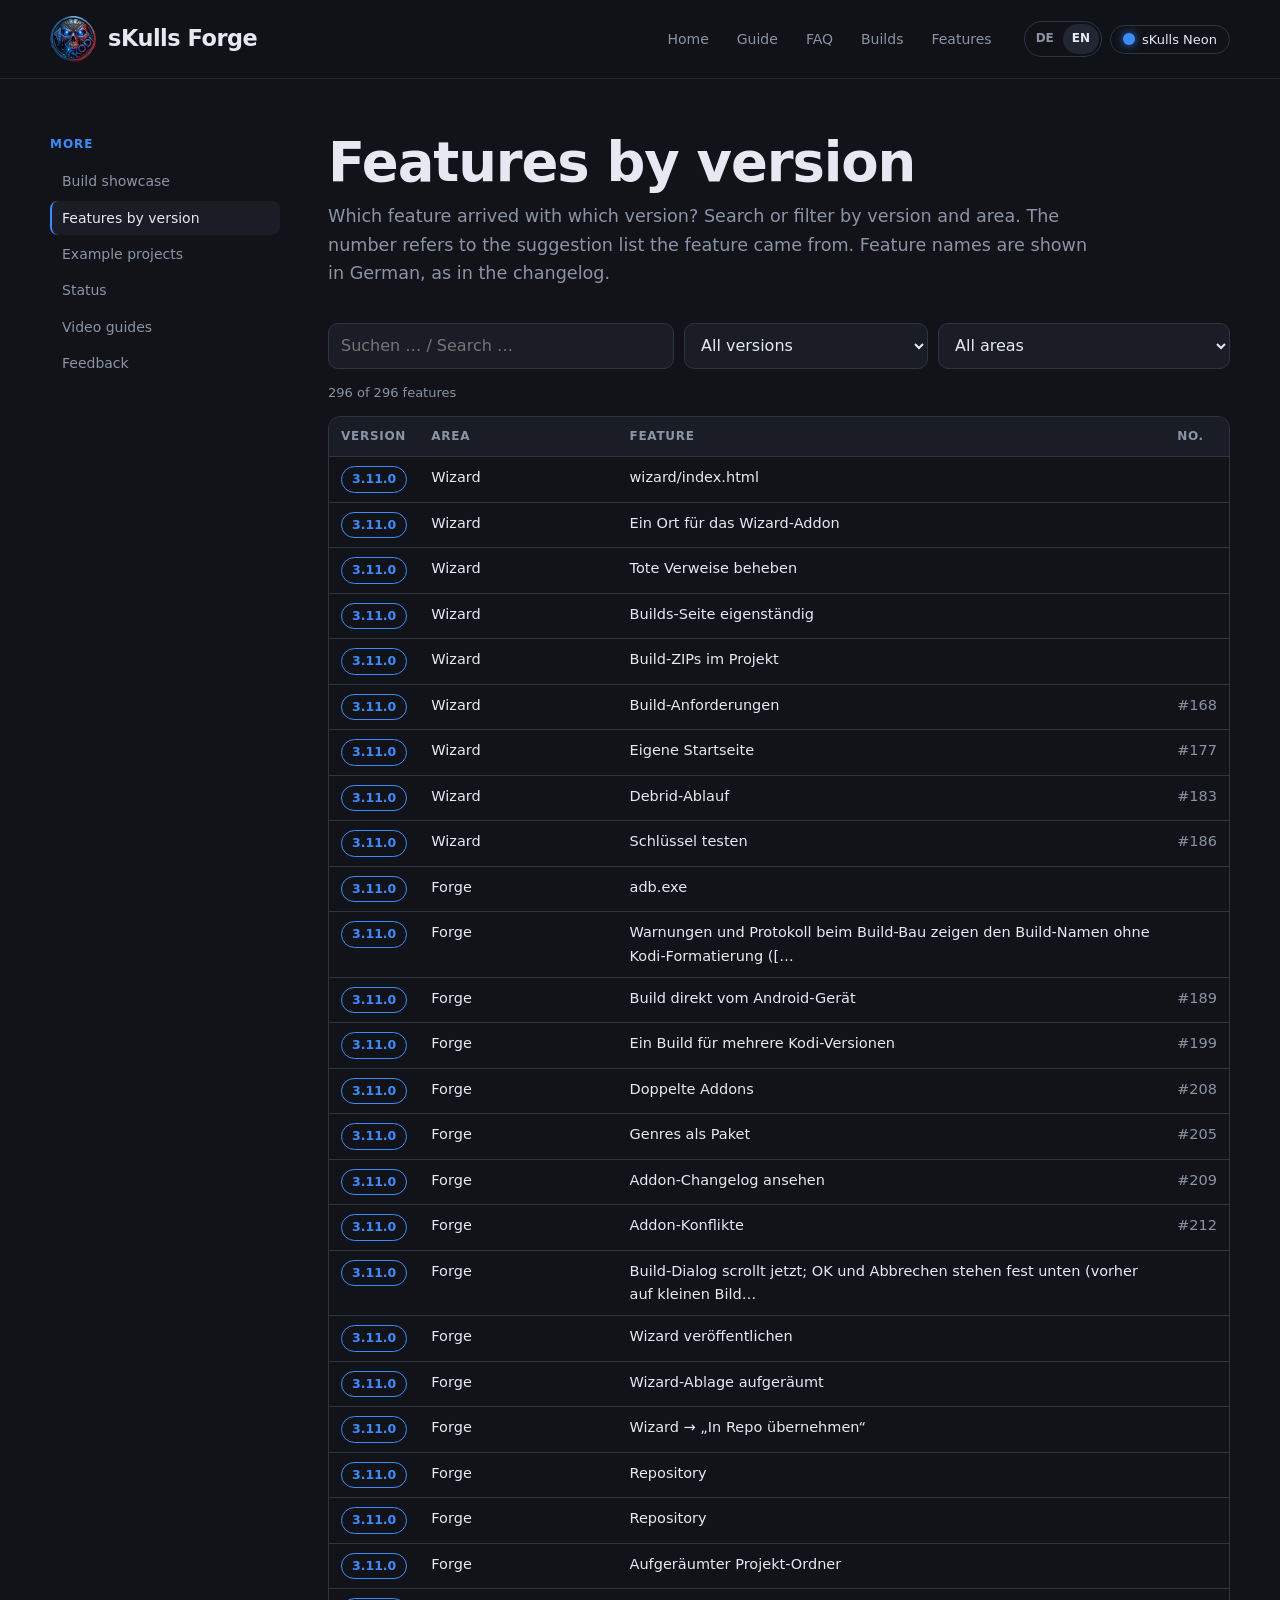
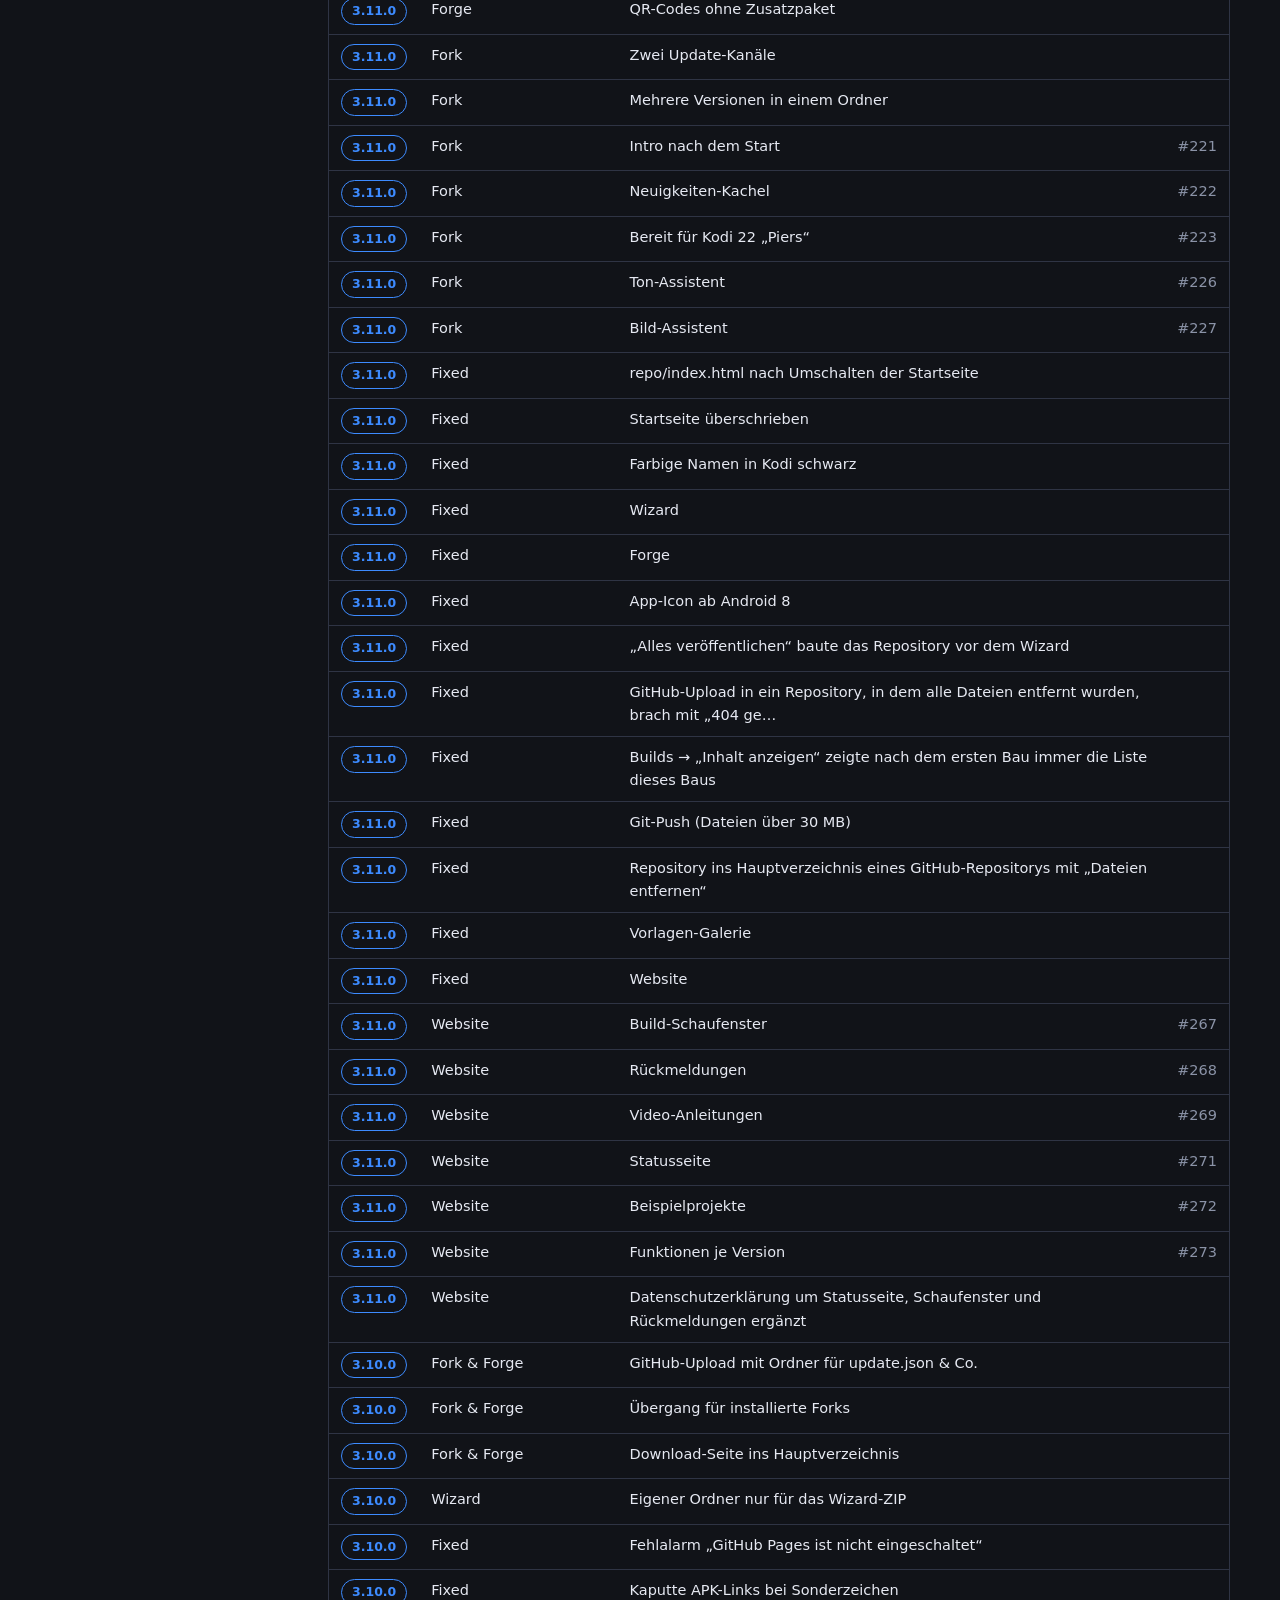
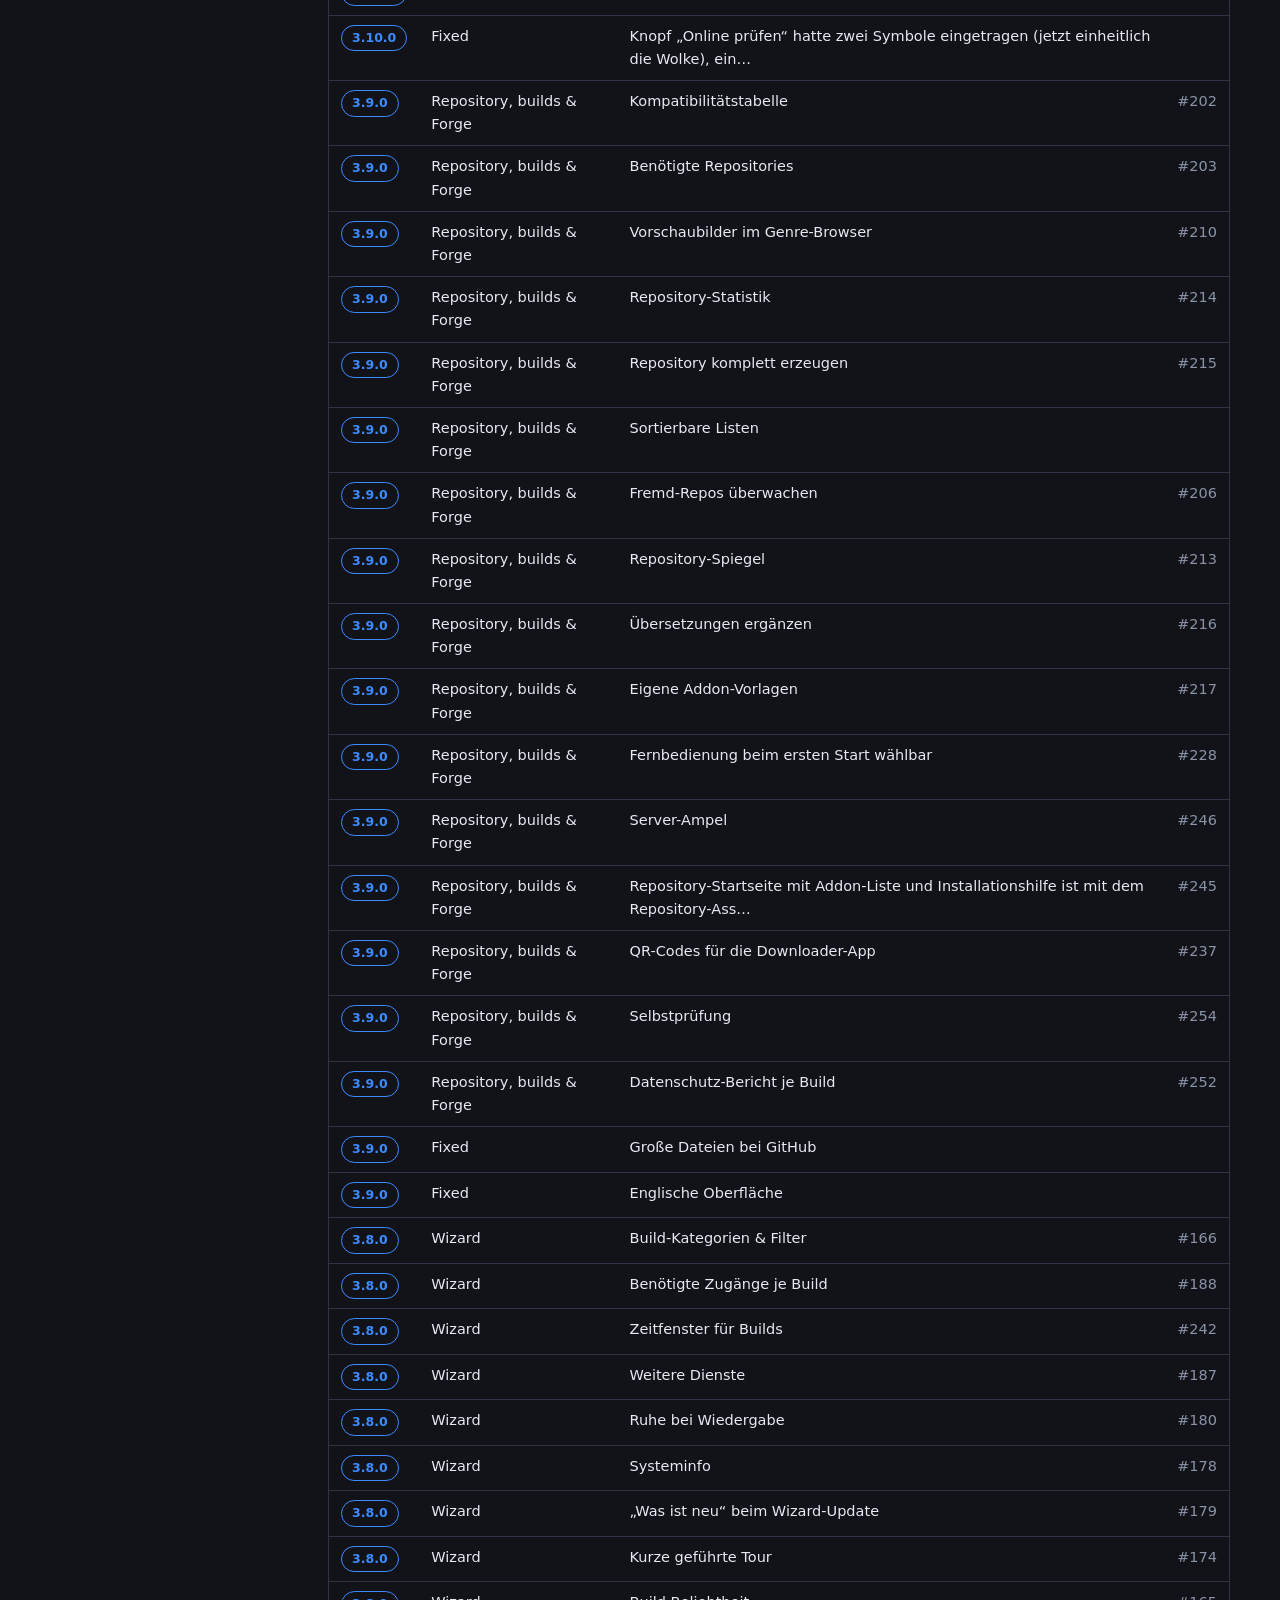
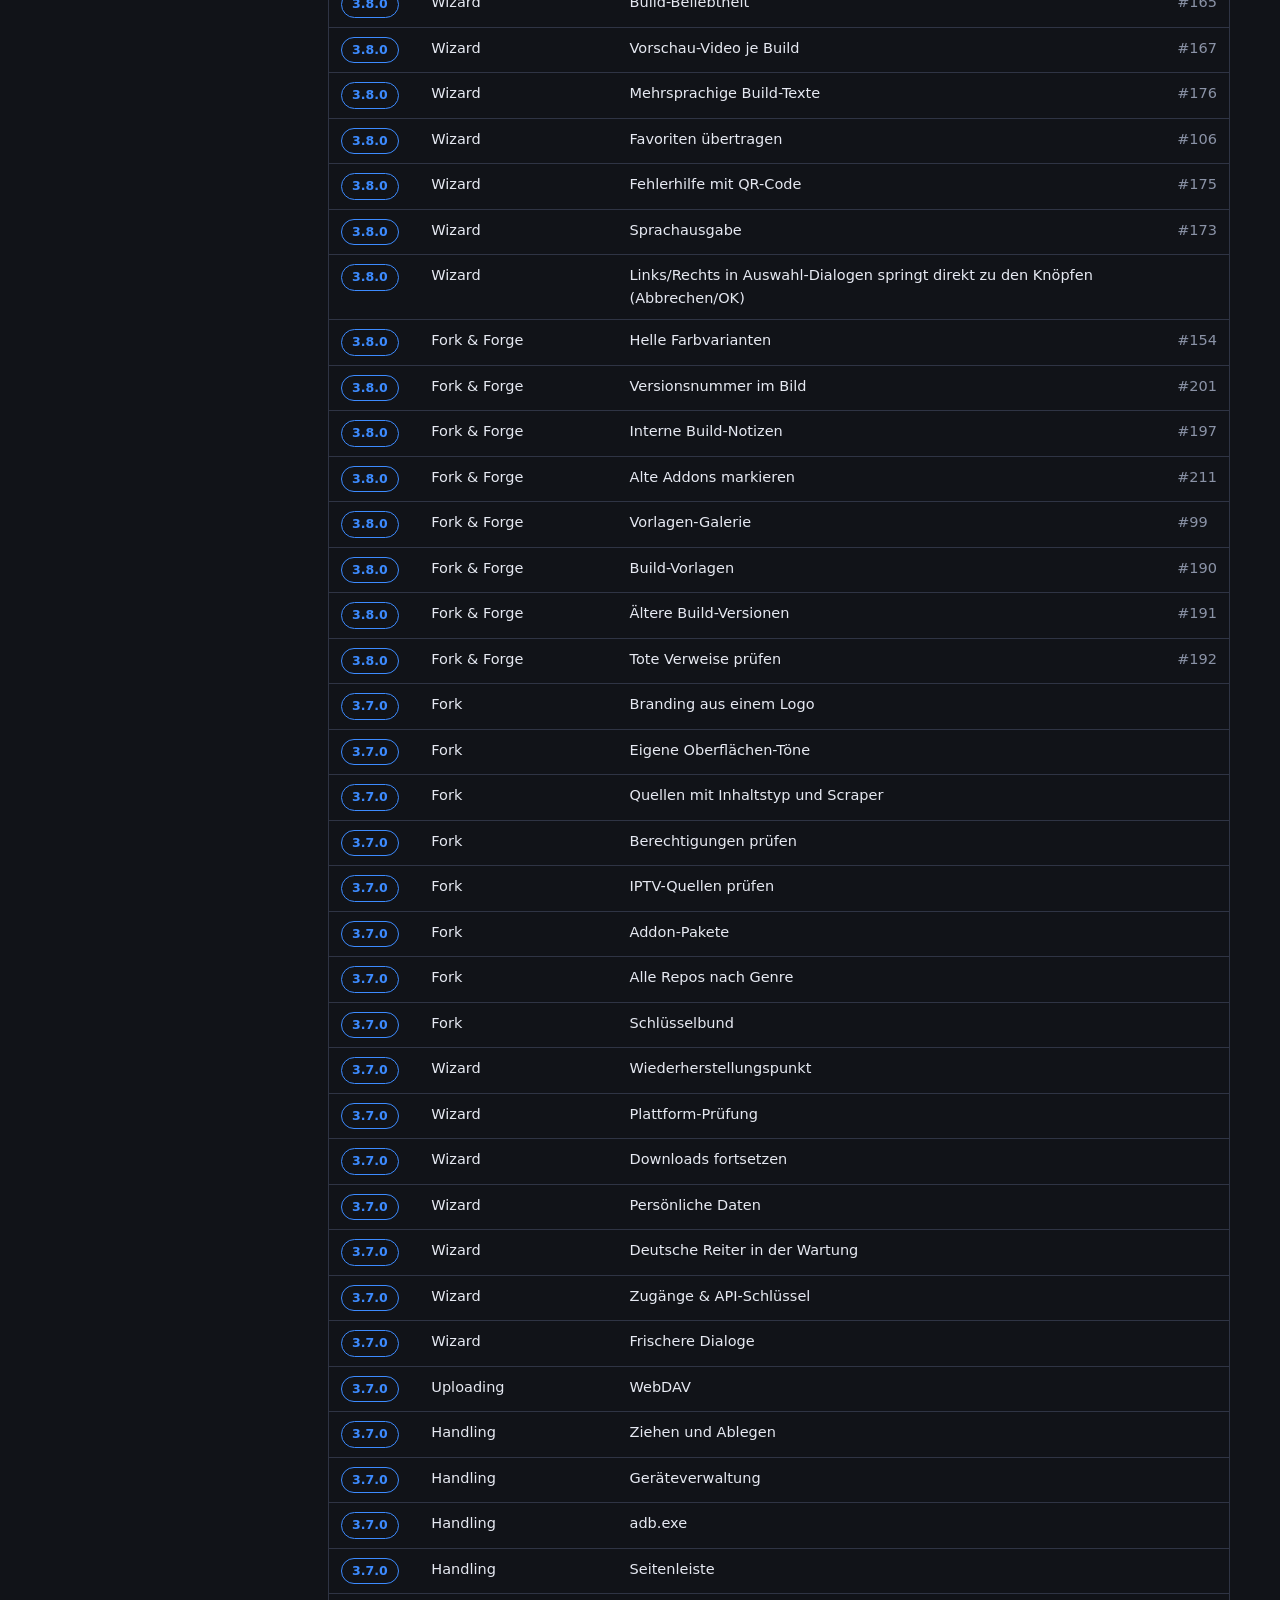
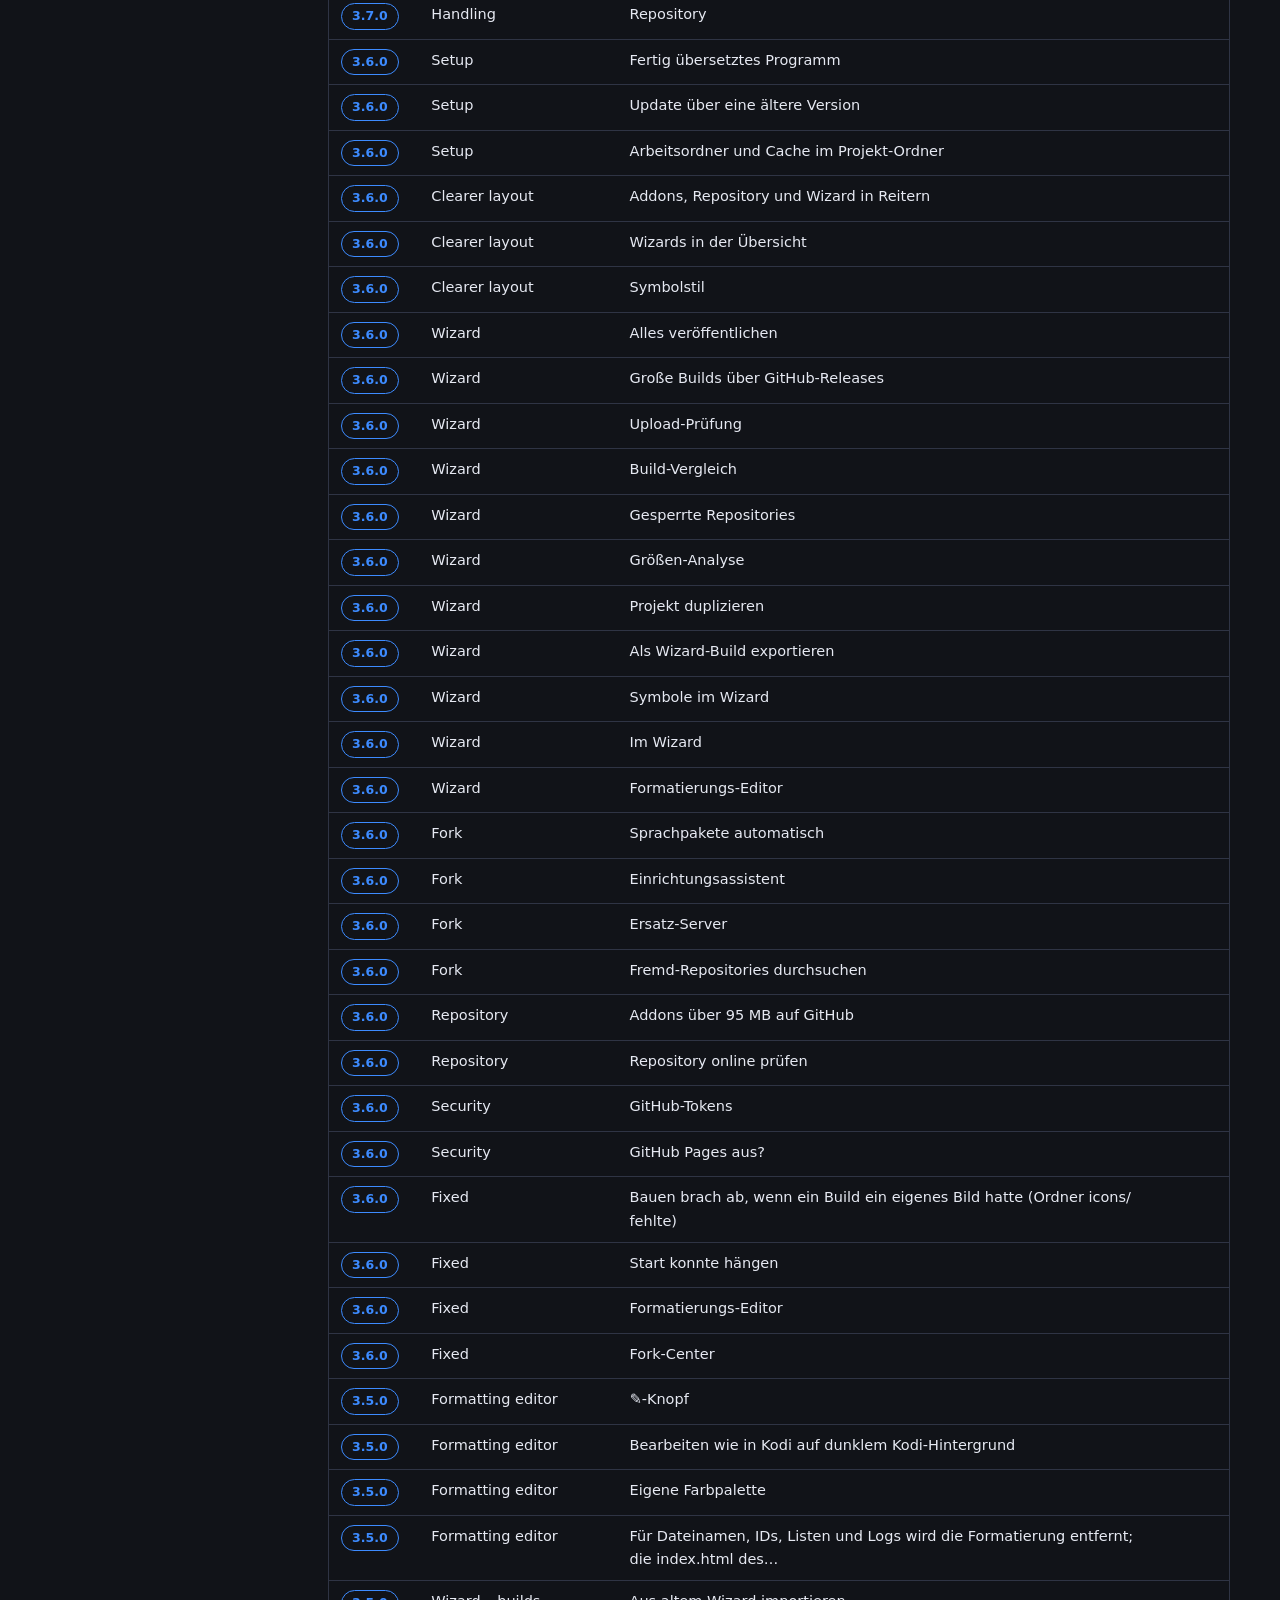
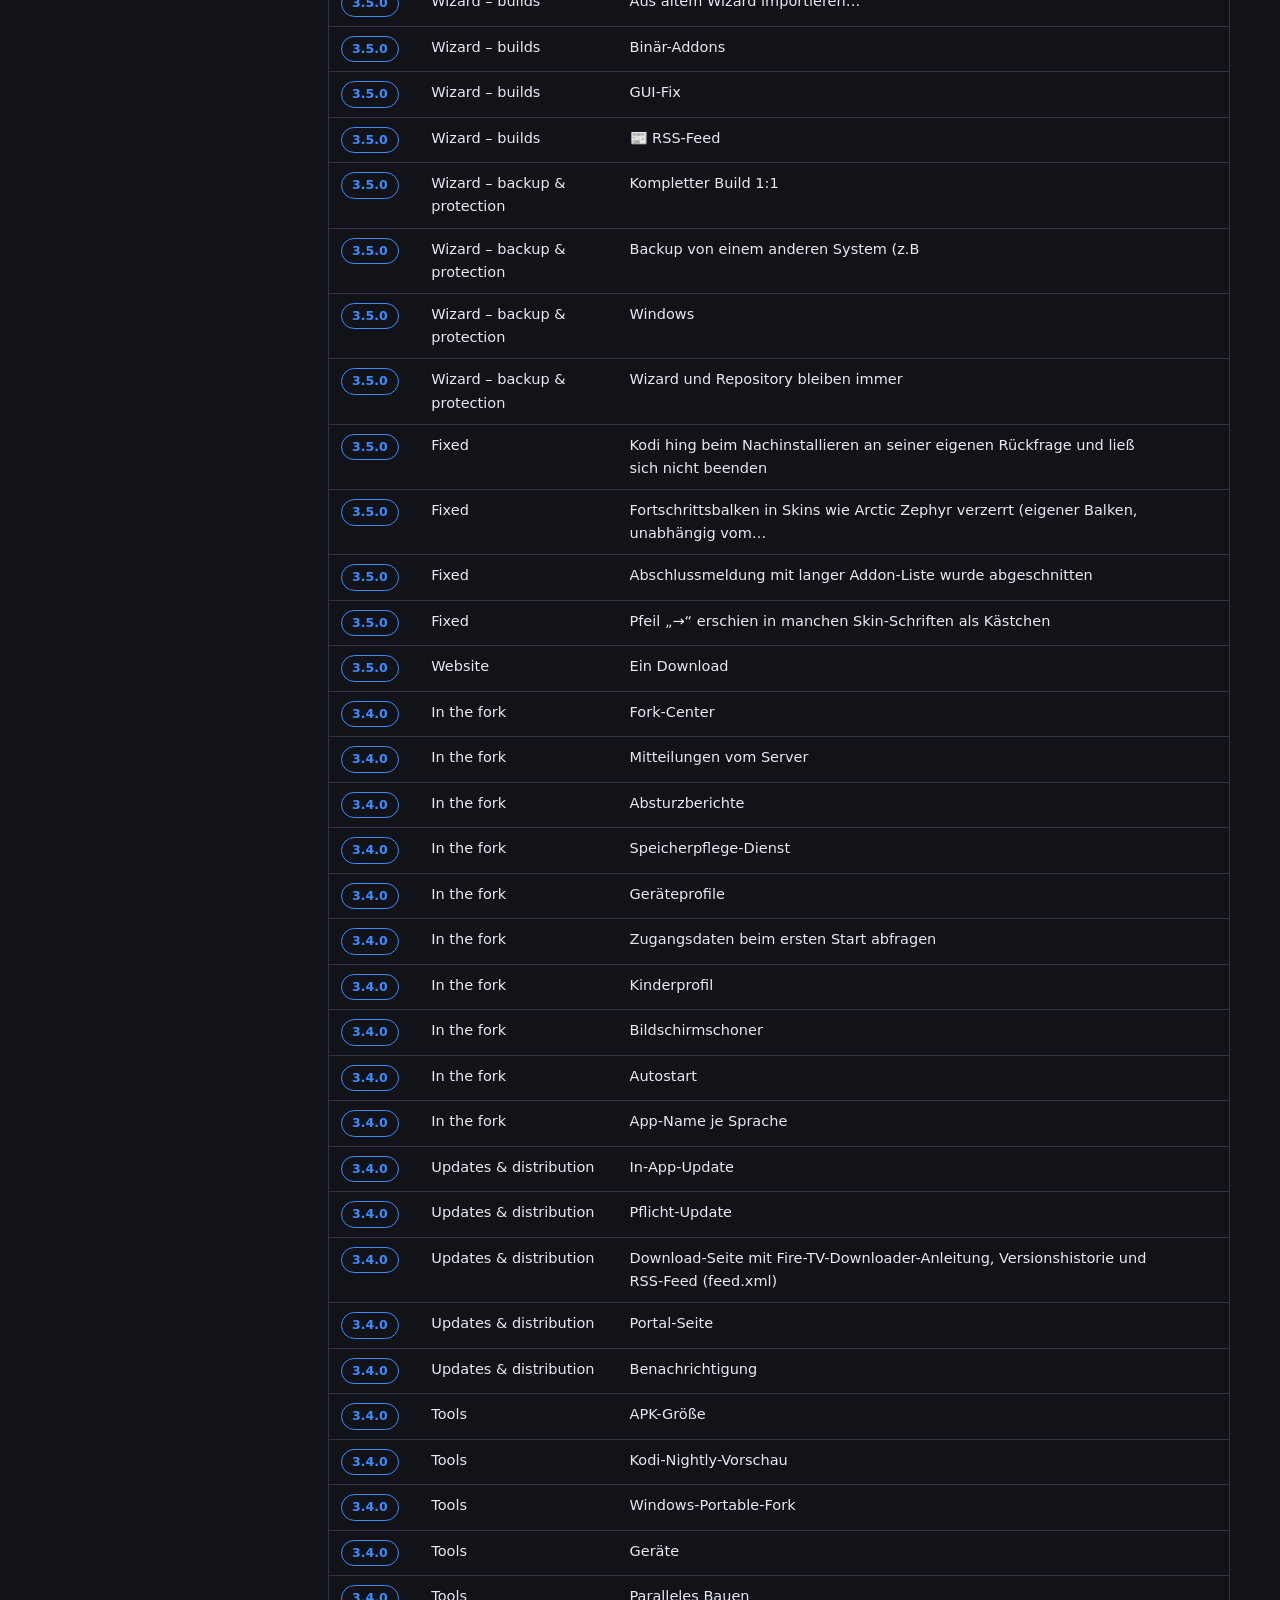
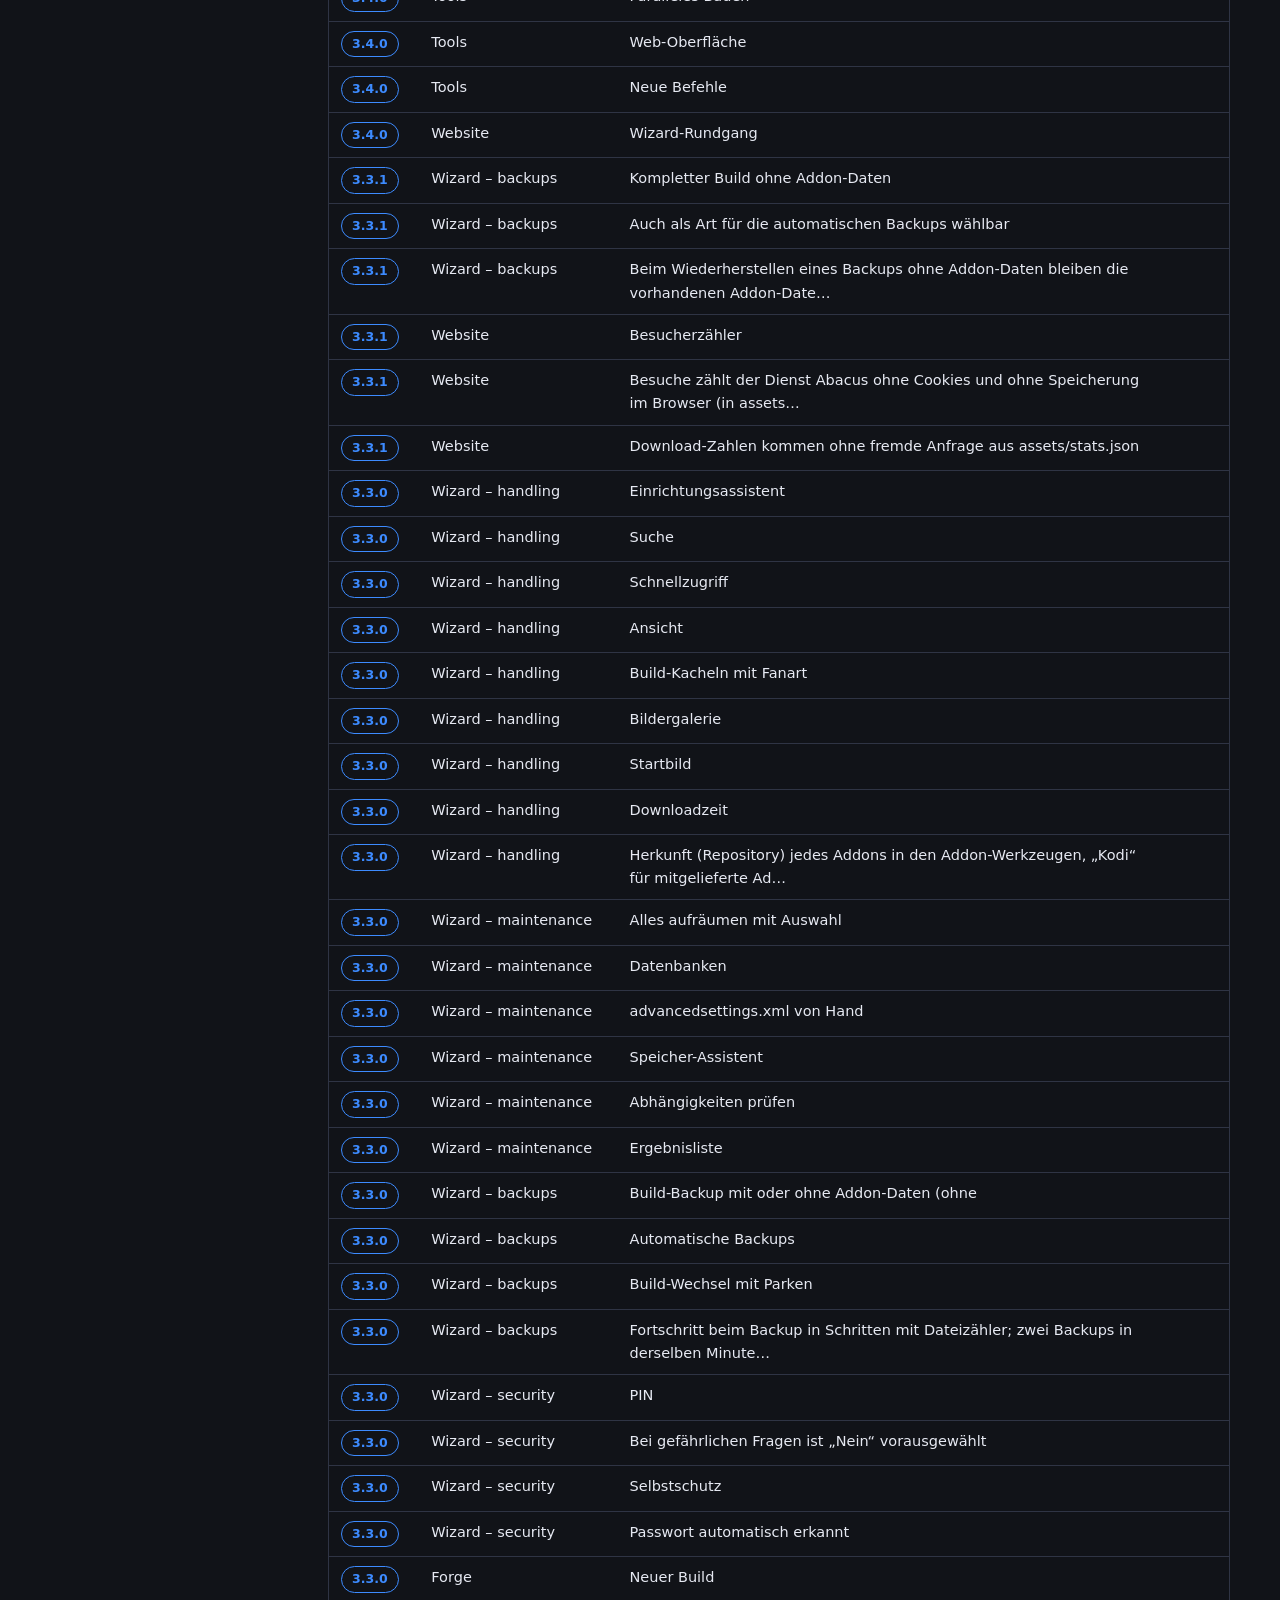
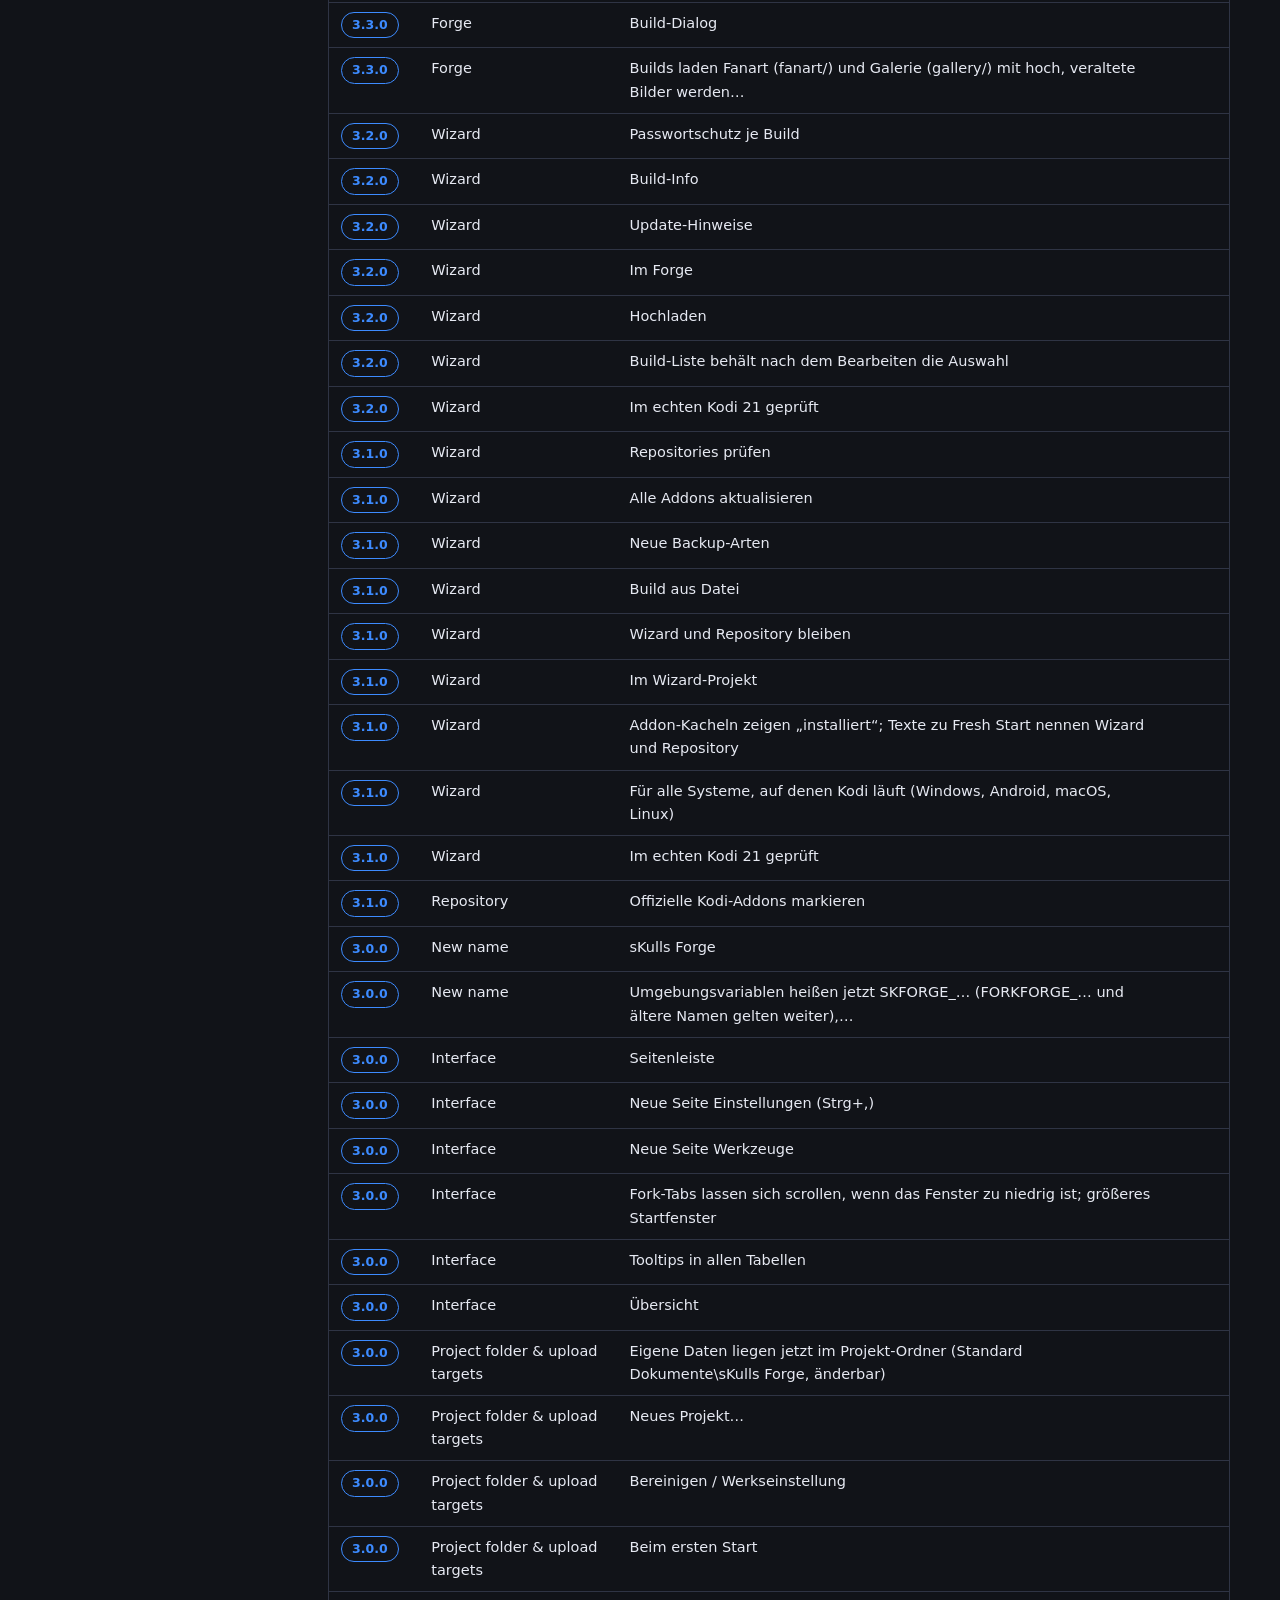
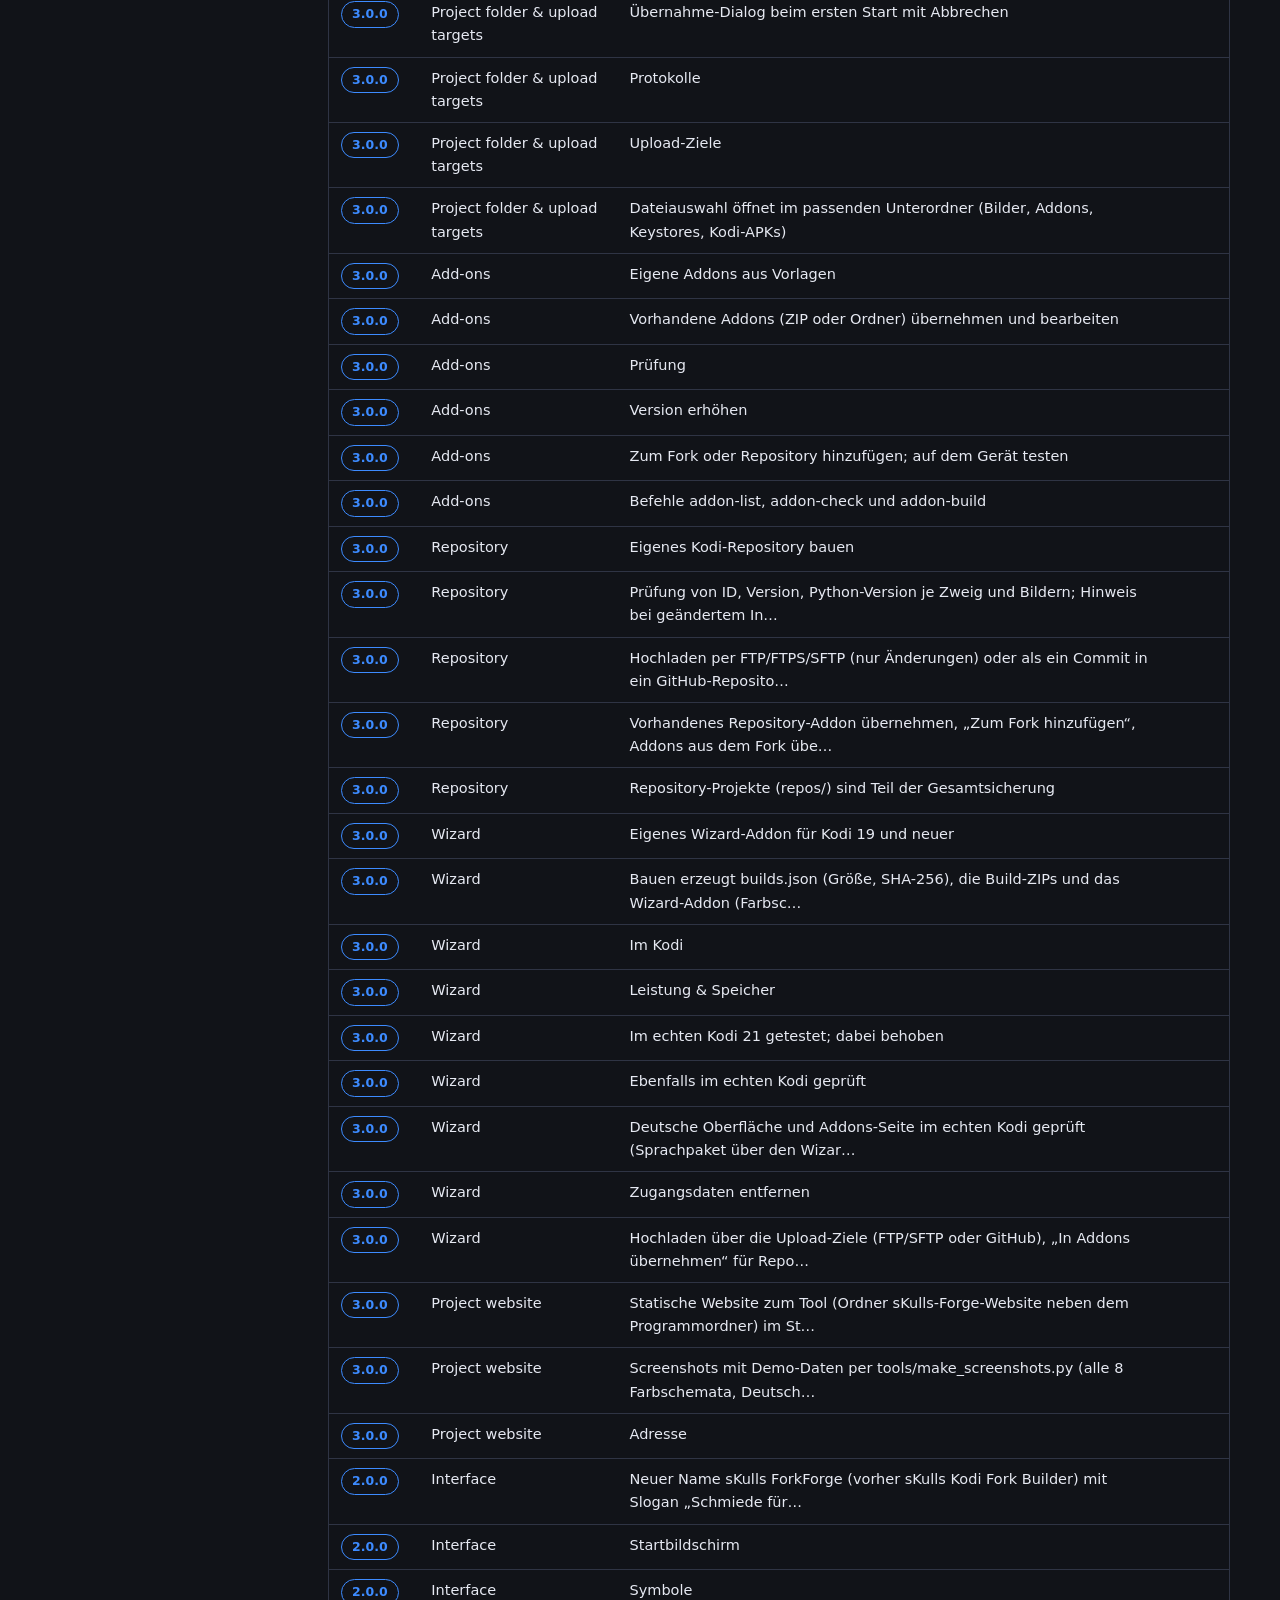
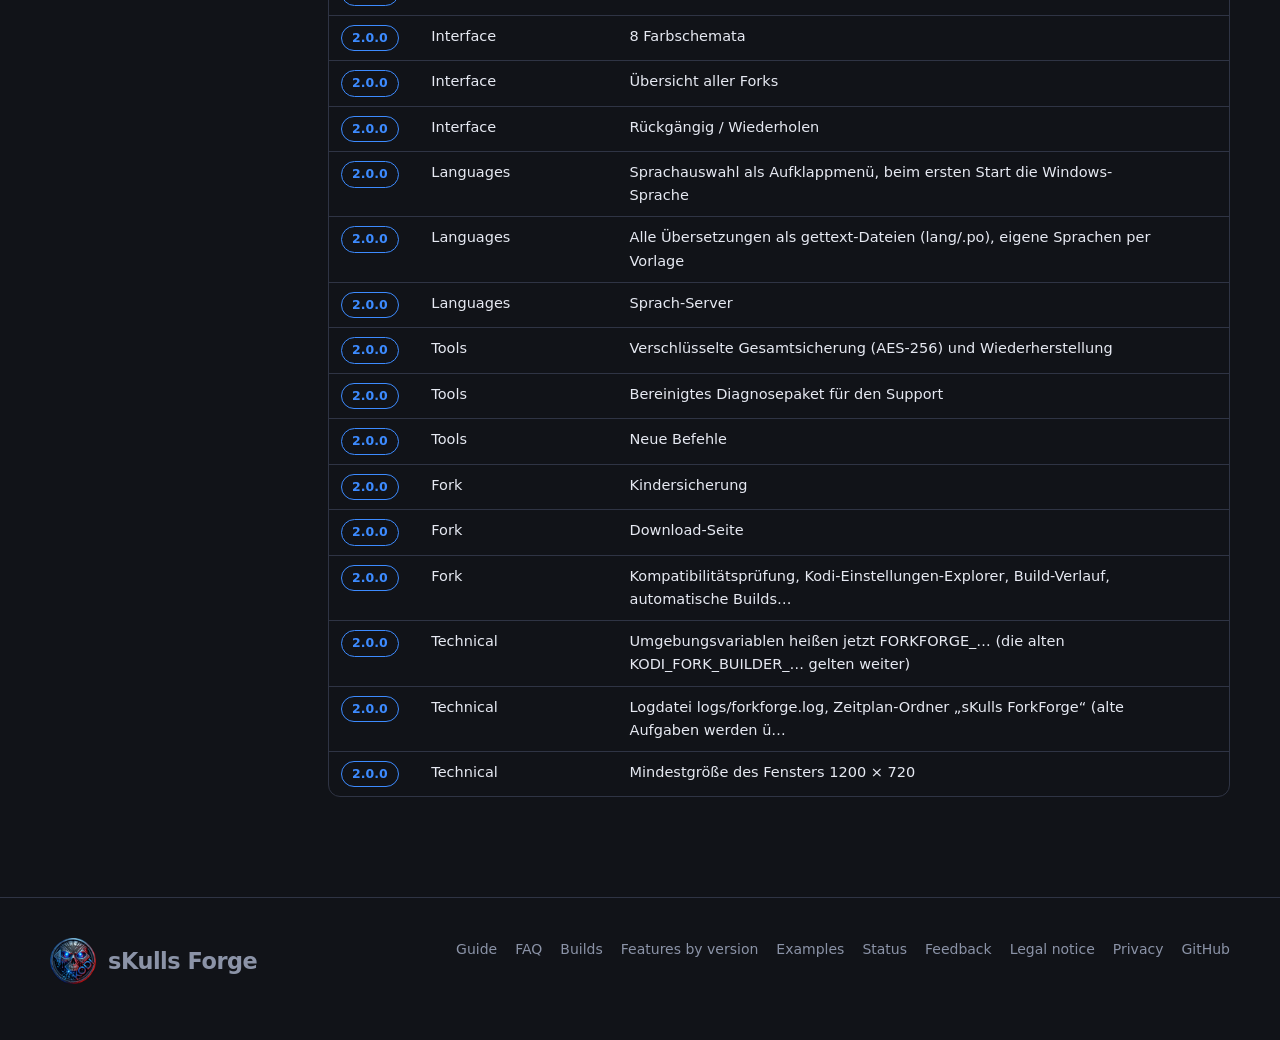
<file: funktionen.html>
<!doctype html>
<html lang="de" data-lang="de" data-scheme="skulls"
      data-title-de="Funktionen je Version – sKulls Forge" data-title-en="Features by version – sKulls Forge"
      data-desc-de="Tabelle: welche Funktion mit welcher Version von sKulls Forge kam." data-desc-en="Table: which feature arrived with which version of sKulls Forge.">
<head>
  <meta charset="utf-8">
  <meta name="viewport" content="width=device-width, initial-scale=1">
  <title>Funktionen je Version – sKulls Forge</title>
  <meta name="description" content="Tabelle: welche Funktion mit welcher Version von sKulls Forge kam.">
  <meta name="theme-color" content="#111318">
  <link rel="icon" href="favicon.ico" sizes="any">
  <link rel="stylesheet" href="assets/css/style.css?v=3.11.0b1">
  <script src="assets/js/config.js?v=3.11.0b1"></script>
  <script src="assets/js/main.js?v=3.11.0b1"></script>
  <script src="assets/js/pages.js?v=3.11.0b1"></script>
</head>
<body>
<header class="nav">
  <div class="wrap">
    <a class="brand" href="index.html"><img src="assets/img/logo-64.png" alt="">sKulls Forge</a>
    <nav class="nav-links" aria-label="Seiten">
      <a href="index.html"><span lang="de">Startseite</span><span lang="en">Home</span></a>
      <a href="anleitung.html"><span lang="de">Anleitung</span><span lang="en">Guide</span></a>
      <a href="faq.html">FAQ</a>
      <a href="builds.html">Builds</a>
      <a href="funktionen.html" aria-current="page"><span lang="de">Funktionen</span><span lang="en">Features</span></a>
    </nav>
    <div class="nav-tools">
      <div class="lang-switch" role="group" aria-label="Sprache / Language">
        <button type="button" data-lang="de" aria-pressed="true">DE</button>
        <button type="button" data-lang="en" aria-pressed="false">EN</button>
      </div>
      <div class="scheme">
        <button class="pill" id="scheme-toggle" type="button" aria-haspopup="true" aria-expanded="false" title="Farbschema / Color scheme">
          <i class="scheme-dot" aria-hidden="true"></i><span class="label" id="scheme-label">sKulls Neon</span></button>
        <div class="scheme-menu" id="scheme-menu" role="menu" aria-label="Farbschema"></div>
      </div>
    </div>
  </div>
</header>

<main class="guide">
  <div class="wrap">
    <nav class="toc" aria-label="Seiten">
      <b><span lang="de">Mehr</span><span lang="en">More</span></b>
      <a href="builds.html"><span lang="de">Build-Schaufenster</span><span lang="en">Build showcase</span></a>
      <a href="funktionen.html" class="active"><span lang="de">Funktionen je Version</span><span lang="en">Features by version</span></a>
      <a href="beispiele.html"><span lang="de">Beispielprojekte</span><span lang="en">Example projects</span></a>
      <a href="status.html">Status</a>
      <a href="anleitung.html#videos"><span lang="de">Video-Anleitungen</span><span lang="en">Video guides</span></a>
      <a href="index.html#mitmachen">Feedback</a>
    </nav>
    <div>
      <h1 lang="de">Funktionen je Version</h1><h1 lang="en">Features by version</h1>
      <p class="lead" lang="de">Welche Funktion kam mit welcher Version? Durchsuchen oder nach Version und Bereich
        filtern. Die Nummer verweist auf die Vorschlagsliste, aus der die Funktion stammt.</p>
      <p class="lead" lang="en">Which feature arrived with which version? Search or filter by version and area. The
        number refers to the suggestion list the feature came from. Feature names are shown in German, as in the
        changelog.</p>
      <div class="filters">
        <input id="features-search" type="search" placeholder="Suchen … / Search …" aria-label="Suchen / Search">
        <select id="features-version" aria-label="Version"></select>
        <select id="features-area" aria-label="Bereich / Area"></select>
      </div>
      <p class="muted small" id="features-count"></p>
      <div class="table-wrap">
        <table class="ftable" id="features-table">
          <thead><tr><th>Version</th><th><span lang="de">Bereich</span><span lang="en">Area</span></th>
            <th><span lang="de">Funktion</span><span lang="en">Feature</span></th><th><span lang="de">Nr.</span><span lang="en">No.</span></th></tr></thead>
          <tbody></tbody>
        </table>
      </div>
    </div>
  </div>
</main>

<footer>
  <div class="wrap">
    <div><a class="brand" href="index.html"><img src="assets/img/logo-64.png" alt="">sKulls Forge</a></div>
    <nav aria-label="Fußzeile">
      <a href="anleitung.html"><span lang="de">Anleitung</span><span lang="en">Guide</span></a>
      <a href="faq.html">FAQ</a>
      <a href="builds.html">Builds</a>
      <a href="funktionen.html"><span lang="de">Funktionen je Version</span><span lang="en">Features by version</span></a>
      <a href="beispiele.html"><span lang="de">Beispiele</span><span lang="en">Examples</span></a>
      <a href="status.html">Status</a>
      <a href="index.html#mitmachen">Feedback</a>
      <a href="impressum.html"><span lang="de">Impressum</span><span lang="en">Legal notice</span></a>
      <a href="datenschutz.html"><span lang="de">Datenschutz</span><span lang="en">Privacy</span></a>
      <a data-github href="https://skullsplitter2026.github.io/sKulls-Forge/" target="_blank" rel="noopener">GitHub</a>
    </nav>
  </div>
</footer>
</body>
</html>
</file>
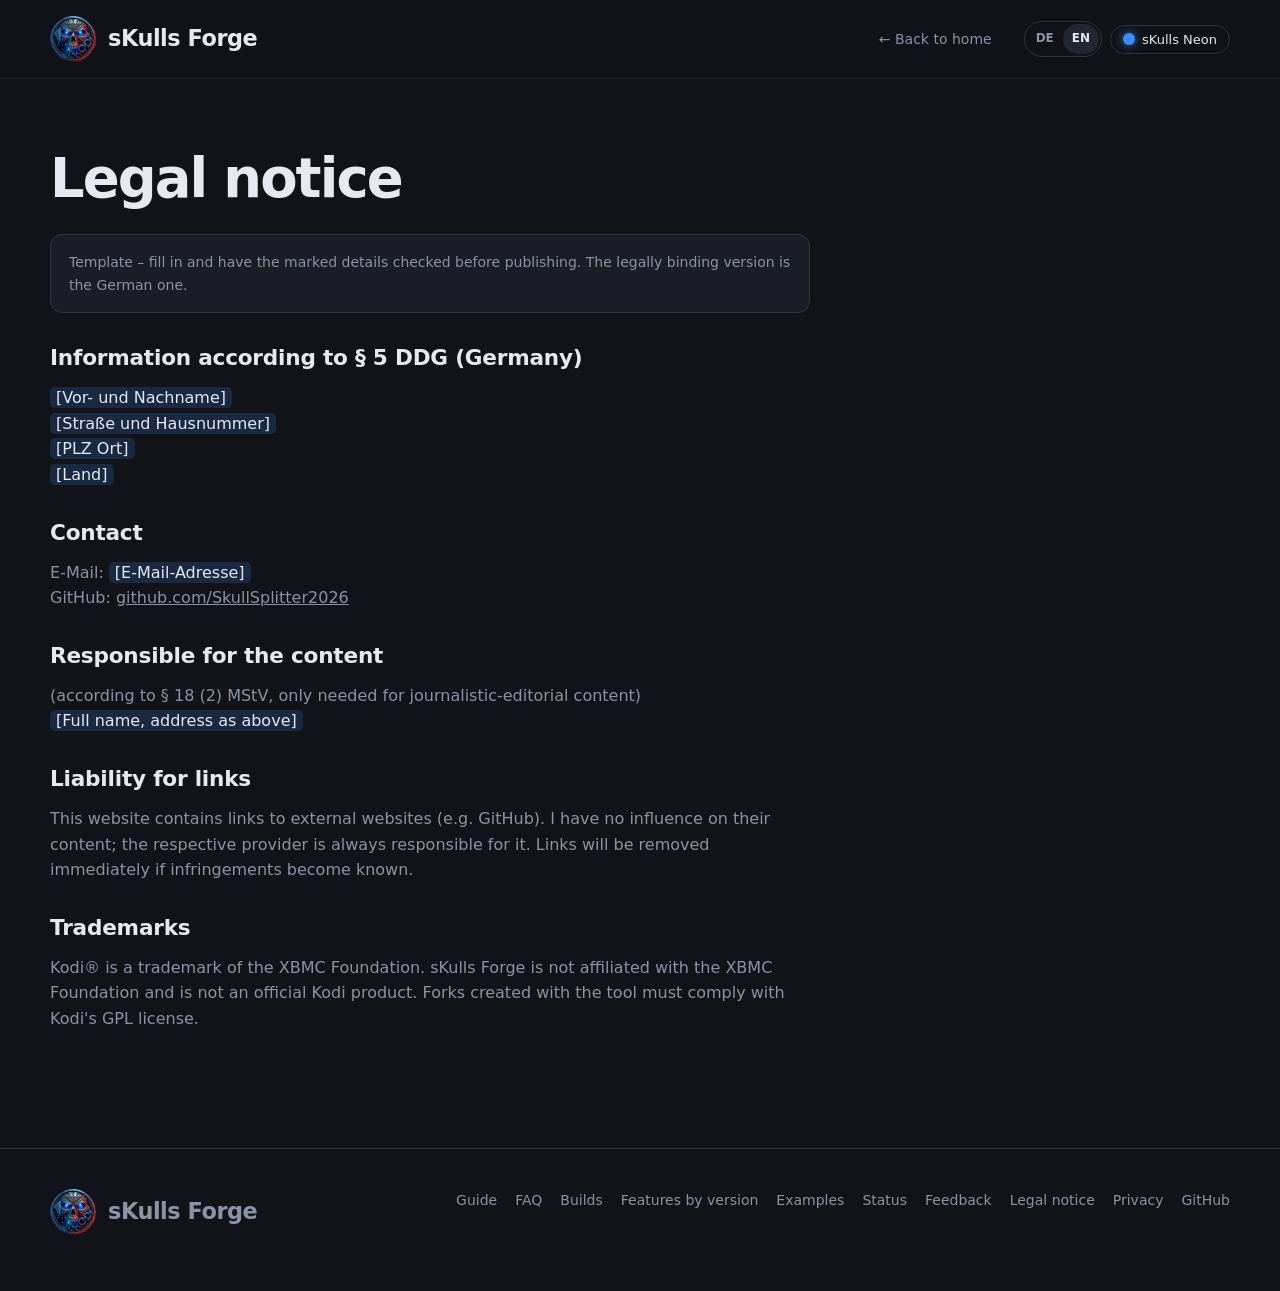
<file: impressum.html>
<!doctype html>
<html lang="de" data-lang="de" data-scheme="skulls"
      data-title-de="Impressum – sKulls Forge" data-title-en="Legal notice – sKulls Forge">
<head>
  <meta charset="utf-8">
  <meta name="viewport" content="width=device-width, initial-scale=1">
  <title>Impressum – sKulls Forge</title>
  <meta name="description" content="Impressum von sKulls Forge">
  <meta name="robots" content="noindex">
  <meta name="theme-color" content="#111318">
  <link rel="icon" href="favicon.ico" sizes="any">
  <link rel="stylesheet" href="assets/css/style.css?v=3.11.0b1">
  <script src="assets/js/config.js?v=3.11.0b1"></script>
  <script src="assets/js/main.js?v=3.11.0b1"></script>
  <script src="assets/js/pages.js?v=3.11.0b1"></script>
</head>
<body>
<header class="nav">
  <div class="wrap">
    <a class="brand" href="index.html"><img src="assets/img/logo-64.png" alt="">sKulls Forge</a>
    <nav class="nav-links"><a href="index.html"><span lang="de">← Zur Startseite</span><span lang="en">← Back to home</span></a></nav>
    <div class="nav-tools">
      <div class="lang-switch" role="group" aria-label="Sprache / Language">
        <button type="button" data-lang="de" aria-pressed="true">DE</button>
        <button type="button" data-lang="en" aria-pressed="false">EN</button>
      </div>
      <div class="scheme">
        <button class="pill" id="scheme-toggle" type="button" aria-haspopup="true" aria-expanded="false" title="Farbschema / Color scheme">
          <i class="scheme-dot" aria-hidden="true"></i><span class="label" id="scheme-label">sKulls Neon</span></button>
        <div class="scheme-menu" id="scheme-menu" role="menu" aria-label="Farbschema"></div>
      </div>
    </div>
  </div>
</header>

<main class="legal">
  <div class="wrap">
    <article>
      <h1 lang="de">Impressum</h1><h1 lang="en">Legal notice</h1>
      <p class="note" lang="de">Vorlage – die markierten Angaben vor der Veröffentlichung ausfüllen und prüfen lassen
        (Angaben nach § 5 DDG, keine Rechtsberatung).</p>
      <p class="note" lang="en">Template – fill in and have the marked details checked before publishing. The legally
        binding version is the German one.</p>

      <h2 lang="de">Angaben gemäß § 5 DDG</h2><h2 lang="en">Information according to § 5 DDG (Germany)</h2>
      <p><span class="fill">[Vor- und Nachname]</span><br>
        <span class="fill">[Straße und Hausnummer]</span><br>
        <span class="fill">[PLZ Ort]</span><br>
        <span class="fill">[Land]</span></p>

      <h2 lang="de">Kontakt</h2><h2 lang="en">Contact</h2>
      <p>E-Mail: <span class="fill">[E-Mail-Adresse]</span><br>
        GitHub: <a data-github href="https://skullsplitter2026.github.io/sKulls-Forge/" target="_blank" rel="noopener">github.com/SkullSplitter2026</a></p>

      <h2 lang="de">Verantwortlich für den Inhalt</h2><h2 lang="en">Responsible for the content</h2>
      <p lang="de">(nach § 18 Abs. 2 MStV, nur bei journalistisch-redaktionellen Inhalten nötig)<br>
        <span class="fill">[Vor- und Nachname, Anschrift wie oben]</span></p>
      <p lang="en">(according to § 18 (2) MStV, only needed for journalistic-editorial content)<br>
        <span class="fill">[Full name, address as above]</span></p>

      <h2 lang="de">Haftung für Links</h2><h2 lang="en">Liability for links</h2>
      <p lang="de">Diese Website enthält Links zu externen Websites (z.B. GitHub). Auf deren Inhalte habe ich keinen
        Einfluss; für sie ist stets der jeweilige Anbieter verantwortlich. Bei Bekanntwerden von Rechtsverletzungen werden
        entsprechende Links umgehend entfernt.</p>
      <p lang="en">This website contains links to external websites (e.g. GitHub). I have no influence on their content;
        the respective provider is always responsible for it. Links will be removed immediately if infringements become
        known.</p>

      <h2 lang="de">Marken</h2><h2 lang="en">Trademarks</h2>
      <p lang="de">Kodi® ist eine Marke der XBMC Foundation. sKulls Forge steht in keiner Verbindung zur XBMC Foundation
        und ist kein offizielles Kodi-Produkt. Mit dem Tool erstellte Forks müssen die GPL-Lizenz von Kodi einhalten.</p>
      <p lang="en">Kodi® is a trademark of the XBMC Foundation. sKulls Forge is not affiliated with the XBMC Foundation
        and is not an official Kodi product. Forks created with the tool must comply with Kodi's GPL license.</p>
    </article>
  </div>
</main>

<footer>
  <div class="wrap">
    <div><a class="brand" href="index.html"><img src="assets/img/logo-64.png" alt="">sKulls Forge</a></div>
    <nav aria-label="Fußzeile">
      <a href="anleitung.html"><span lang="de">Anleitung</span><span lang="en">Guide</span></a>
      <a href="faq.html">FAQ</a>
      <a href="builds.html">Builds</a>
      <a href="funktionen.html"><span lang="de">Funktionen je Version</span><span lang="en">Features by version</span></a>
      <a href="beispiele.html"><span lang="de">Beispiele</span><span lang="en">Examples</span></a>
      <a href="status.html">Status</a>
      <a href="index.html#mitmachen">Feedback</a>
      <a href="impressum.html"><span lang="de">Impressum</span><span lang="en">Legal notice</span></a>
      <a href="datenschutz.html"><span lang="de">Datenschutz</span><span lang="en">Privacy</span></a>
      <a data-github href="https://skullsplitter2026.github.io/sKulls-Forge/" target="_blank" rel="noopener">GitHub</a>
    </nav>
  </div>
</footer>
</body>
</html>
</file>
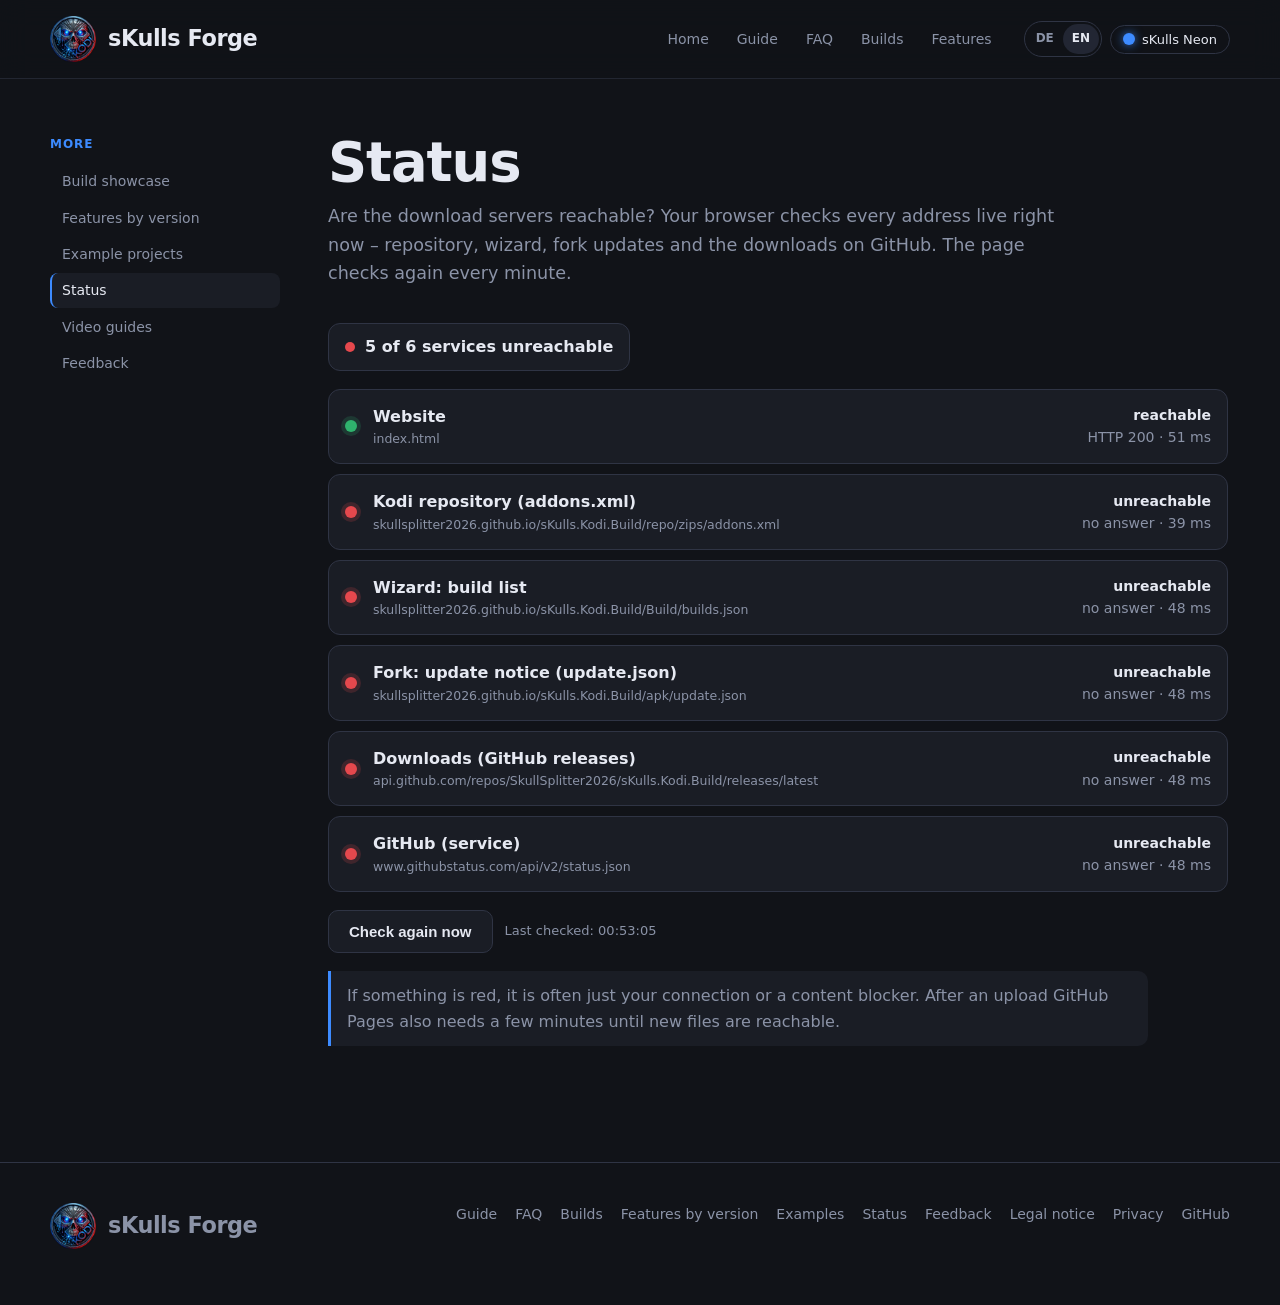
<file: status.html>
<!doctype html>
<html lang="de" data-lang="de" data-scheme="skulls"
      data-title-de="Status – sKulls Forge" data-title-en="Status – sKulls Forge"
      data-desc-de="Live-Status der Download-Server: Repository, Wizard, Fork-Updates und GitHub." data-desc-en="Live status of the download servers: repository, wizard, fork updates and GitHub.">
<head>
  <meta charset="utf-8">
  <meta name="viewport" content="width=device-width, initial-scale=1">
  <title>Status – sKulls Forge</title>
  <meta name="description" content="Live-Status der Download-Server: Repository, Wizard, Fork-Updates und GitHub.">
  <meta name="theme-color" content="#111318">
  <link rel="icon" href="favicon.ico" sizes="any">
  <link rel="stylesheet" href="assets/css/style.css?v=3.11.0b1">
  <script src="assets/js/config.js?v=3.11.0b1"></script>
  <script src="assets/js/main.js?v=3.11.0b1"></script>
  <script src="assets/js/pages.js?v=3.11.0b1"></script>
</head>
<body>
<header class="nav">
  <div class="wrap">
    <a class="brand" href="index.html"><img src="assets/img/logo-64.png" alt="">sKulls Forge</a>
    <nav class="nav-links" aria-label="Seiten">
      <a href="index.html"><span lang="de">Startseite</span><span lang="en">Home</span></a>
      <a href="anleitung.html"><span lang="de">Anleitung</span><span lang="en">Guide</span></a>
      <a href="faq.html">FAQ</a>
      <a href="builds.html">Builds</a>
      <a href="funktionen.html"><span lang="de">Funktionen</span><span lang="en">Features</span></a>
    </nav>
    <div class="nav-tools">
      <div class="lang-switch" role="group" aria-label="Sprache / Language">
        <button type="button" data-lang="de" aria-pressed="true">DE</button>
        <button type="button" data-lang="en" aria-pressed="false">EN</button>
      </div>
      <div class="scheme">
        <button class="pill" id="scheme-toggle" type="button" aria-haspopup="true" aria-expanded="false" title="Farbschema / Color scheme">
          <i class="scheme-dot" aria-hidden="true"></i><span class="label" id="scheme-label">sKulls Neon</span></button>
        <div class="scheme-menu" id="scheme-menu" role="menu" aria-label="Farbschema"></div>
      </div>
    </div>
  </div>
</header>

<main class="guide">
  <div class="wrap">
    <nav class="toc" aria-label="Seiten">
      <b><span lang="de">Mehr</span><span lang="en">More</span></b>
      <a href="builds.html"><span lang="de">Build-Schaufenster</span><span lang="en">Build showcase</span></a>
      <a href="funktionen.html"><span lang="de">Funktionen je Version</span><span lang="en">Features by version</span></a>
      <a href="beispiele.html"><span lang="de">Beispielprojekte</span><span lang="en">Example projects</span></a>
      <a href="status.html" class="active">Status</a>
      <a href="anleitung.html#videos"><span lang="de">Video-Anleitungen</span><span lang="en">Video guides</span></a>
      <a href="index.html#mitmachen">Feedback</a>
    </nav>
    <div>
      <h1>Status</h1>
      <p class="lead" lang="de">Sind die Download-Server erreichbar? Dein Browser prüft jede Adresse jetzt live –
        Repository, Wizard, Fork-Updates und die Downloads auf GitHub. Die Seite prüft jede Minute erneut.</p>
      <p class="lead" lang="en">Are the download servers reachable? Your browser checks every address live right now –
        repository, wizard, fork updates and the downloads on GitHub. The page checks again every minute.</p>
      <div id="status-summary" class="st-summary"><span lang="de">Prüfe …</span><span lang="en">Checking …</span></div>
      <ul class="st-list" id="status-list"></ul>
      <div class="st-tools">
        <button class="btn btn-ghost" id="status-refresh" type="button"><span lang="de">Jetzt erneut prüfen</span><span lang="en">Check again now</span></button>
        <span class="muted small" id="status-time"></span>
      </div>
      <p class="tip" lang="de">Ist etwas rot, liegt es oft nur an deiner Verbindung oder einem Inhaltsblocker. Nach dem
        Hochladen braucht GitHub Pages außerdem ein paar Minuten, bis neue Dateien erreichbar sind.</p>
      <p class="tip" lang="en">If something is red, it is often just your connection or a content blocker. After an
        upload GitHub Pages also needs a few minutes until new files are reachable.</p>
    </div>
  </div>
</main>

<footer>
  <div class="wrap">
    <div><a class="brand" href="index.html"><img src="assets/img/logo-64.png" alt="">sKulls Forge</a></div>
    <nav aria-label="Fußzeile">
      <a href="anleitung.html"><span lang="de">Anleitung</span><span lang="en">Guide</span></a>
      <a href="faq.html">FAQ</a>
      <a href="builds.html">Builds</a>
      <a href="funktionen.html"><span lang="de">Funktionen je Version</span><span lang="en">Features by version</span></a>
      <a href="beispiele.html"><span lang="de">Beispiele</span><span lang="en">Examples</span></a>
      <a href="status.html">Status</a>
      <a href="index.html#mitmachen">Feedback</a>
      <a href="impressum.html"><span lang="de">Impressum</span><span lang="en">Legal notice</span></a>
      <a href="datenschutz.html"><span lang="de">Datenschutz</span><span lang="en">Privacy</span></a>
      <a data-github href="https://skullsplitter2026.github.io/sKulls-Forge/" target="_blank" rel="noopener">GitHub</a>
    </nav>
  </div>
</footer>
</body>
</html>
</file>
<file: assets/css/style.css>
/* sKulls Forge – Website
   Farbschemata: data-scheme auf <html>. "forge" (Glut-Orange) ist Standard, die übrigen entsprechen den
   Farbschemata des Tools (modules/theme.py). Sprache: data-lang="de|en" blendet [lang] aus. */

:root,
html[data-scheme="forge"] {
  --bg: #1b1b1b; --bg2: #202020; --surface: #262626; --surface2: #2d2d2d; --line: #333333;
  --fg: #f2f2f2; --muted: #a0a0a0; --accent: #ff5a1f; --accent2: #ff9a4a; --glow: 255, 90, 31;
  color-scheme: dark;
}
html[data-scheme="graphite"] { --bg: #1c1c1e; --bg2: #212124; --surface: #2a2a2d; --surface2: #2f2f33; --line: #3d3d42;
  --fg: #ececec; --muted: #9a9a9f; --accent: #ff9f0a; --accent2: #ffb85c; --glow: 255, 159, 10; color-scheme: dark; }
html[data-scheme="dark"] { --bg: #202020; --bg2: #252525; --surface: #2b2b2b; --surface2: #333333; --line: #454545;
  --fg: #e8e8e8; --muted: #9a9a9a; --accent: #4ca3ff; --accent2: #9fc9ff; --glow: 76, 163, 255; color-scheme: dark; }
html[data-scheme="light"] { --bg: #f3f3f3; --bg2: #ececec; --surface: #ffffff; --surface2: #fbfbfb; --line: #d6d6d6;
  --fg: #1b1b1b; --muted: #5f5f5f; --accent: #0067c0; --accent2: #2f86d6; --glow: 0, 103, 192; color-scheme: light; }
html[data-scheme="skulls"] { --bg: #111318; --bg2: #151820; --surface: #1a1d25; --surface2: #222633; --line: #2f3444;
  --fg: #e6e9f2; --muted: #8b93a7; --accent: #3d8bff; --accent2: #9fb3ff; --glow: 61, 139, 255; color-scheme: dark; }
html[data-scheme="midnight"] { --bg: #0f172a; --bg2: #121c31; --surface: #1e293b; --surface2: #273449; --line: #334155;
  --fg: #e2e8f0; --muted: #94a3b8; --accent: #38bdf8; --accent2: #93c5fd; --glow: 56, 189, 248; color-scheme: dark; }
html[data-scheme="nord"] { --bg: #2e3440; --bg2: #323946; --surface: #3b4252; --surface2: #434c5e; --line: #4c566a;
  --fg: #eceff4; --muted: #a3adbf; --accent: #88c0d0; --accent2: #b5dbe5; --glow: 136, 192, 208; color-scheme: dark; }
html[data-scheme="sand"] { --bg: #f4efe6; --bg2: #efe7da; --surface: #fffcf6; --surface2: #fbf7f0; --line: #d8ccb8;
  --fg: #2b2622; --muted: #6f6357; --accent: #a8561c; --accent2: #c9773d; --glow: 168, 86, 28; color-scheme: light; }
html[data-scheme="mint"] { --bg: #eef5f2; --bg2: #e6f0ec; --surface: #ffffff; --surface2: #f7fbf9; --line: #c3d6ce;
  --fg: #1d2a26; --muted: #56695f; --accent: #0f8a6a; --accent2: #2aa585; --glow: 15, 138, 106; color-scheme: light; }

/* Text auf der Akzentfarbe - wird per JavaScript passend gesetzt (hell/dunkel) */
:root { --on-accent: #ffffff; --radius: 14px; --max: 1180px; }

*, *::before, *::after { box-sizing: border-box; }
html { scroll-behavior: smooth; -webkit-text-size-adjust: 100%; }
body {
  margin: 0; background: var(--bg); color: var(--fg);
  font: 16px/1.6 "Segoe UI Variable Text", "Segoe UI", system-ui, -apple-system, "Helvetica Neue", Arial, sans-serif;
  -webkit-font-smoothing: antialiased; overflow-x: hidden;
  transition: background-color .35s ease, color .35s ease;
}
img { max-width: 100%; display: block; }
a { color: inherit; }
::selection { background: var(--accent); color: var(--on-accent); }

/* Sprache */
html[data-lang="de"] [lang="en"]:not(html),
html[data-lang="en"] [lang="de"]:not(html) { display: none !important; }

.wrap { width: min(var(--max), 100% - 32px); margin-inline: auto; }
.muted { color: var(--muted); }

/* ---------- Navigation ---------- */
.nav {
  position: sticky; top: 0; z-index: 50;
  background: color-mix(in srgb, var(--bg) 82%, transparent);
  backdrop-filter: blur(14px); -webkit-backdrop-filter: blur(14px);
  border-bottom: 1px solid color-mix(in srgb, var(--line) 60%, transparent);
}
:root { --nav-h: 78px; }
.nav .wrap { display: flex; align-items: center; gap: 20px; height: var(--nav-h); }
.brand { display: flex; align-items: center; gap: 12px; text-decoration: none; font-weight: 700; letter-spacing: -.02em;
  font-size: 1.4rem; }
.brand img { width: 46px; height: 46px; border-radius: 11px; }
.nav-links { display: flex; gap: 4px; margin-left: auto; align-items: center; }
.nav-links a, .pill {
  color: var(--muted); text-decoration: none; font-size: 14px; padding: 7px 12px; border-radius: 999px;
  transition: color .2s, background-color .2s;
}
.nav-links a:hover, .pill:hover { color: var(--fg); background: var(--surface); }
.nav-tools { display: flex; align-items: center; gap: 8px; }
.pill {
  display: inline-flex; align-items: center; gap: 7px; border: 1px solid var(--line); background: transparent;
  color: var(--fg); cursor: pointer; font: inherit; font-size: 13px; line-height: 1;
}
.pill svg { width: 16px; height: 16px; }
.lang-switch { display: inline-flex; border: 1px solid var(--line); border-radius: 999px; padding: 2px; }
.lang-switch button {
  border: 0; background: transparent; color: var(--muted); font: inherit; font-size: 12px; font-weight: 600;
  padding: 5px 9px; border-radius: 999px; cursor: pointer;
}
.lang-switch button[aria-pressed="true"] { background: var(--surface2); color: var(--fg); }

/* Farbschema-Menü */
.scheme { position: relative; }
.scheme-dot { width: 12px; height: 12px; border-radius: 50%; background: var(--accent); box-shadow: 0 0 10px rgba(var(--glow), .8); }
.scheme-menu {
  position: absolute; right: 0; top: calc(100% + 8px); width: 230px; padding: 6px;
  background: var(--surface); border: 1px solid var(--line); border-radius: 12px;
  box-shadow: 0 18px 50px rgba(0, 0, 0, .35); display: none;
}
.scheme-menu.open { display: block; }
.scheme-menu button {
  display: flex; align-items: center; gap: 10px; width: 100%; padding: 8px 10px; border: 0; border-radius: 8px;
  background: transparent; color: var(--fg); font: inherit; font-size: 14px; cursor: pointer; text-align: left;
}
.scheme-menu button:hover { background: var(--surface2); }
.scheme-menu button[aria-checked="true"]::after { content: "✓"; margin-left: auto; color: var(--accent); }
.swatch { width: 26px; height: 18px; border-radius: 5px; border: 1px solid rgba(128, 128, 128, .35); flex: none;
  background: linear-gradient(90deg, var(--s-bg) 0 60%, var(--s-accent) 60%); }

/* ---------- Hero ---------- */
.hero-scene { padding: 0; position: relative; }
.hero-grid { display: grid; grid-template-columns: 1.15fr .85fr; gap: 48px; align-items: center; padding: 72px 0 40px; }
.eyebrow {
  display: inline-flex; align-items: center; gap: 8px; font-size: 13px; color: var(--muted);
  border: 1px solid var(--line); border-radius: 999px; padding: 5px 12px 5px 8px; margin-bottom: 26px;
}
.eyebrow b { background: var(--accent); color: var(--on-accent); font-size: 11px; padding: 2px 8px; border-radius: 999px; }
h1, h2, h3 { letter-spacing: -.035em; line-height: 1.02; margin: 0; font-weight: 700; }
h1 { font-size: clamp(2.9rem, 7vw, 5.6rem); }
h2 { font-size: clamp(2.1rem, 4.6vw, 3.6rem); }
h3 { font-size: 1.12rem; letter-spacing: -.01em; line-height: 1.3; }
.lead { font-size: clamp(1.05rem, 1.6vw, 1.2rem); color: var(--muted); max-width: 560px; margin: 26px 0 32px; }
.lead strong { color: var(--fg); font-weight: 600; }
.actions { display: flex; flex-wrap: wrap; gap: 12px; }
.btn {
  display: inline-flex; align-items: center; gap: 9px; padding: 12px 20px; border-radius: 10px; font-weight: 600;
  font-size: 15px; text-decoration: none; border: 1px solid transparent; cursor: pointer; transition: transform .15s,
  box-shadow .2s, background-color .2s;
}
.btn svg { width: 18px; height: 18px; }
.btn-primary { background: var(--accent); color: var(--on-accent); box-shadow: 0 8px 30px rgba(var(--glow), .35); }
.btn-primary:hover { transform: translateY(-1px); box-shadow: 0 12px 40px rgba(var(--glow), .5); }
.btn-ghost { background: var(--surface); border-color: var(--line); color: var(--fg); }
.btn-ghost:hover { background: var(--surface2); }
.btn[aria-disabled="true"] { opacity: .75; cursor: default; }
.soon { font-size: 11px; font-weight: 700; text-transform: uppercase; letter-spacing: .06em; color: var(--accent);
  border: 1px solid color-mix(in srgb, var(--accent) 50%, transparent); padding: 2px 7px; border-radius: 999px; }

/* App-Symbol mit Glut */
.app-icon {
  aspect-ratio: 1; width: min(78%, 380px); border-radius: 26%; position: relative; transform-origin: 50% 100%;
  background: radial-gradient(circle at 50% 42%, rgba(var(--glow), .35), transparent 60%),
              linear-gradient(160deg, var(--surface2), var(--bg2));
  border: 1px solid var(--line); display: grid; place-items: center; overflow: hidden;
  box-shadow: 0 40px 90px rgba(0, 0, 0, .35), inset 0 1px 0 rgba(255, 255, 255, .06);
}
.app-icon::before {   /* Hilfslinien wie bei der Vorlage */
  content: ""; position: absolute; inset: 11%; border: 1px solid rgba(var(--glow), .35); border-radius: 22%;
  background:
    linear-gradient(45deg, transparent calc(50% - .5px), rgba(var(--glow), .3) 50%, transparent calc(50% + .5px)),
    linear-gradient(-45deg, transparent calc(50% - .5px), rgba(var(--glow), .3) 50%, transparent calc(50% + .5px));
}
.app-icon img { width: 58%; position: relative; filter: drop-shadow(0 0 40px rgba(var(--glow), .55)); animation: float 6s ease-in-out infinite; }
@keyframes float { 50% { transform: translateY(-8px); } }

/* ---------- Screenshot-Rahmen ---------- */
.window {
  border-radius: 14px; border: 1px solid var(--line); background: var(--surface); overflow: hidden;
  box-shadow: 0 50px 120px rgba(0, 0, 0, .45), 0 0 0 1px rgba(255, 255, 255, .02);
}
.window-bar { display: flex; align-items: center; gap: 8px; height: 34px; padding: 0 14px; background: var(--bg2);
  border-bottom: 1px solid var(--line); font-size: 12px; color: var(--muted); }
.window-bar .title { position: absolute; left: 50%; transform: translateX(-50%); }
.window-bar { position: relative; }
.window-bar .ctl { display: flex; gap: 14px; margin-left: auto; opacity: .7; }
.window-bar .ctl i { width: 10px; height: 1px; background: currentColor; display: block; }
.window-bar .ctl i:nth-child(2) { height: 10px; background: none; border: 1px solid currentColor; }
.window > img { width: 100%; height: auto; cursor: zoom-in; aspect-ratio: 1400 / 877; object-fit: cover; object-position: top; }
.window-bar img { width: 16px; height: 16px; border-radius: 4px; }

/* ---------- Abschnitte ---------- */
section { padding: 110px 0; }
.section-head { display: grid; grid-template-columns: 1fr 1fr; gap: 40px; align-items: end; margin-bottom: 48px; }
.section-head p { color: var(--muted); margin: 0; font-size: 1.05rem; }
.kicker { font-size: 13px; font-weight: 600; color: var(--accent); letter-spacing: .08em; text-transform: uppercase; margin-bottom: 14px; }

/* Feature-Tour mit Reitern */
.tour { display: grid; grid-template-columns: 330px 1fr; gap: 28px; align-items: start; }
.tour-tabs { display: flex; flex-direction: column; gap: 6px; }
.tour-tab {
  text-align: left; border: 1px solid transparent; background: transparent; color: var(--fg); font: inherit;
  padding: 14px 16px; border-radius: 12px; cursor: pointer; transition: background-color .2s, border-color .2s;
}
.tour-tab:hover { background: var(--surface); }
.tour-tab[aria-selected="true"] { background: var(--surface); border-color: var(--line); box-shadow: inset 3px 0 0 var(--accent); }
.tour-tab strong { display: flex; align-items: center; gap: 10px; font-size: 15px; }
.tour-tab strong span.n { font: 600 11px/1 ui-monospace, Consolas, monospace; color: var(--accent); }
.tour-tab p { margin: 6px 0 0; color: var(--muted); font-size: 14px; line-height: 1.5; display: none; }
.tour-tab[aria-selected="true"] p { display: block; }
.tour .window > img { transition: opacity .25s ease; }

/* Raster mit Hilfslinien (wie „Built on what you already use“) */
.grid-panel { display: grid; grid-template-columns: 1fr 1fr; border: 1px solid var(--line); position: relative; }
.grid-panel > div { position: relative; padding: 44px; overflow: hidden; }
.grid-panel > div > :not(canvas) { position: relative; z-index: 1; }
.grid-intro { background: var(--bg2); border-right: 1px solid var(--line); }
.grid-hot { background: var(--accent); color: var(--on-accent); }
.grid-panel canvas.dither { position: absolute; left: 0; right: 0; bottom: 0; width: 100%; height: 46%; image-rendering: pixelated; }
.cells { display: grid; grid-template-columns: 1fr 1fr; position: relative; z-index: 1; }
.cell { padding: 26px 22px 28px; position: relative; --cl: color-mix(in srgb, currentColor 22%, transparent); }
/* Linien zeichnen sich beim Hineinscrollen ein, danach blendet der Inhalt auf */
.cell::before, .cell:nth-child(odd)::after { content: ""; position: absolute; background: var(--cl);
  transition: transform 1s cubic-bezier(.2, .7, .2, 1) calc(var(--i, 0) * 110ms); }
.cell::before { left: 0; right: 0; top: 0; height: 1px; transform: scaleX(0); transform-origin: 0 50%; }
.cell:nth-child(odd)::after { top: 0; bottom: 0; right: 0; width: 1px; transform: scaleY(0); transform-origin: 50% 0; }
.grid-hot .cell:nth-child(-n+2)::before { display: none; }
.cell > * { opacity: 0; translate: 0 12px; transition: opacity .7s ease calc(var(--i, 0) * 110ms + 250ms), translate .7s ease calc(var(--i, 0) * 110ms + 250ms); }
.drawn .cell::before, .drawn .cell::after { transform: none; }
.drawn .cell > * { opacity: 1; translate: none; }
.grid-panel > .mark { opacity: 0; scale: .3; transition: opacity .5s ease .2s, scale .5s cubic-bezier(.3, 1.6, .5, 1) .2s; }
.grid-panel.drawn > .mark { opacity: 1; scale: 1; }
.cell .num { position: absolute; top: 10px; right: 12px; font: 600 11px/1 ui-monospace, Consolas, monospace;
  color: color-mix(in srgb, currentColor 65%, transparent); }
.cell .ico { width: 26px; height: 26px; margin-bottom: 14px; }
.cell p { margin: 8px 0 0; font-size: 14px; line-height: 1.55; color: color-mix(in srgb, currentColor 85%, transparent); }
.grid-intro .cells { color: var(--fg); }
.grid-intro .cell p { color: var(--muted); }
.grid-intro .cell .ico { color: var(--accent); }
.grid-intro h2 { margin-bottom: 36px; }

/* Farbschemata */
.schemes { display: grid; grid-template-columns: repeat(4, 1fr); gap: 16px; }
.scheme-card {
  border: 1px solid var(--line); background: var(--surface); border-radius: 12px; overflow: hidden; cursor: pointer;
  padding: 0; text-align: left; color: var(--fg); font: inherit; transition: transform .2s, border-color .2s;
}
.scheme-card:hover { transform: translateY(-3px); border-color: var(--accent); }
.scheme-card[aria-pressed="true"] { border-color: var(--accent); box-shadow: 0 0 0 2px rgba(var(--glow), .35); }
.scheme-card img { aspect-ratio: 16 / 10; object-fit: cover; object-position: top left; width: 100%; }
.scheme-card span { display: flex; align-items: center; gap: 8px; padding: 10px 12px; font-size: 14px; font-weight: 600; }

/* Zahlen */
.stats { display: grid; grid-template-columns: repeat(4, 1fr); border-block: 1px solid var(--line); }
.stat { padding: 34px 24px; border-right: 1px solid var(--line); }
.stat:last-child { border-right: 0; }
.stat b { display: block; font-size: 2.6rem; letter-spacing: -.04em; line-height: 1; }
.stat span { color: var(--muted); font-size: 14px; }

/* Changelog */
.timeline { position: relative; margin-left: 8px; }
.timeline::before { content: ""; position: absolute; left: 0; top: 6px; bottom: 6px; width: 1px; background: var(--line); }
.release { position: relative; padding: 0 0 48px 44px; display: grid; grid-template-columns: 200px 1fr; gap: 24px; }
.release::before { content: ""; position: absolute; left: -5px; top: 6px; width: 11px; height: 11px; border-radius: 50%;
  background: var(--bg); border: 2px solid var(--accent); }
.release.current::before { background: var(--accent); box-shadow: 0 0 0 6px rgba(var(--glow), .18); }
.release .ver { font: 600 14px/1.4 ui-monospace, Consolas, monospace; color: var(--accent); }
.release .date { color: var(--muted); font-size: 13px; }
.release h3 { font-size: 1.3rem; margin-bottom: 10px; }
.release ul { margin: 0; padding-left: 18px; color: var(--muted); }
.release li { margin: 5px 0; }
.release li strong { color: var(--fg); font-weight: 600; }
/* ältere Versionen als Spoiler zum Ein-/Ausklappen */
.rel-more > summary { cursor: pointer; list-style: none; display: flex; gap: 10px; align-items: baseline; }
.rel-more > summary::-webkit-details-marker { display: none; }
.rel-more > summary::before { content: "+"; color: var(--accent); font-size: 20px; width: 16px; flex: none;
  transition: transform .2s ease; }
.rel-more[open] > summary::before { transform: rotate(45deg); }
.rel-more > summary h3 { margin-bottom: 0; }
.rel-more > summary:hover h3 { color: var(--accent); }
.rel-more > summary:focus-visible { outline: 2px solid var(--accent); outline-offset: 4px; border-radius: 4px; }
.rel-more[open] > summary { margin-bottom: 10px; }
.rel-more > ul { padding-left: 44px; }
.release:has(> div > .rel-more:not([open])) { padding-bottom: 22px; }

/* Download */
.downloads { display: grid; grid-template-columns: 2fr 1fr; gap: 16px; }
.dl { border: 1px solid var(--line); background: var(--surface); border-radius: var(--radius); padding: 28px; display: flex; flex-direction: column; gap: 12px; }
.dl header { display: flex; align-items: center; justify-content: space-between; gap: 10px; }
.dl h3 { font-size: 1.15rem; }
.dl p { color: var(--muted); margin: 0; font-size: 14px; flex: 1; }
.dl code, .hash { font: 12px/1.5 ui-monospace, Consolas, monospace; color: var(--muted); word-break: break-all; }
.dl .btn { justify-content: center; margin-top: 6px; }
.req { margin-top: 18px; display: flex; flex-wrap: wrap; gap: 10px; }
.req span { border: 1px solid var(--line); border-radius: 999px; padding: 6px 12px; font-size: 13px; color: var(--muted); }

/* Mitmachen */
.cta { text-align: center; position: relative; overflow: hidden; }
.cta h2 { margin-bottom: 18px; }
.cta p { color: var(--muted); max-width: 560px; margin: 0 auto 28px; }
.cta::before { content: ""; position: absolute; inset: auto 10% -60% 10%; height: 90%; z-index: -1; filter: blur(80px);
  background: radial-gradient(closest-side, rgba(var(--glow), .3), transparent); }

/* Fußzeile */
/* Zähler (Besuche, Downloads) */
.counters { display: flex; flex-wrap: wrap; justify-content: center; gap: 14px; margin-top: 22px; }
.counter { display: inline-flex; align-items: center; gap: 10px; padding: 10px 18px; border: 1px solid var(--line);
  border-radius: 999px; background: var(--surface); color: var(--muted); font-size: 14px; }
.counter svg { width: 18px; height: 18px; color: var(--accent); flex: none; }
.counter .value { color: var(--fg); font-size: 1.05rem; font-variant-numeric: tabular-nums; }
.counters [hidden], .counter[hidden], .dl-count[hidden] { display: none !important; }
/* Zähler gleich auf der ersten Seite - groß, damit sie ins Auge fallen */
.hero-counters { justify-content: flex-start; margin: 30px 0 0; gap: 12px; }
.hero-counters .counter { padding: 12px 22px 12px 16px; gap: 12px; font-size: 15px; border-color: color-mix(in srgb, var(--accent) 45%, var(--line));
  box-shadow: 0 0 0 1px color-mix(in srgb, var(--accent) 12%, transparent), 0 10px 30px rgba(var(--glow), .14); }
.hero-counters .counter svg { width: 24px; height: 24px; }
.hero-counters .counter .value { font-size: 1.7rem; font-weight: 700; letter-spacing: -.02em; line-height: 1; }
.dl-count { font-size: 13px; color: var(--muted); font-variant-numeric: tabular-nums; }
footer { border-top: 1px solid var(--line); padding: 40px 0 56px; color: var(--muted); font-size: 14px; }
footer .wrap { display: grid; grid-template-columns: 1fr auto; gap: 24px; align-items: start; }
footer nav { display: flex; gap: 18px; flex-wrap: wrap; }
footer a { color: var(--muted); text-decoration: none; }
footer a:hover { color: var(--fg); }
.disclaimer { font-size: 12.5px; max-width: 720px; margin-top: 10px; }

/* Rechtstexte */
.legal { padding: 72px 0 100px; }
.legal article { max-width: 760px; }
.legal h1 { font-size: clamp(2.2rem, 5vw, 3.4rem); margin-bottom: 28px; }
.legal h2 { font-size: 1.35rem; letter-spacing: -.01em; margin: 34px 0 10px; }
.legal p, .legal li { color: var(--muted); }
.fill { background: color-mix(in srgb, var(--accent) 18%, transparent); color: var(--fg); padding: 1px 6px; border-radius: 5px; }
.note { border: 1px solid var(--line); background: var(--surface); border-radius: 12px; padding: 16px 18px; color: var(--muted); font-size: 14px; }

/* Großansicht */
.lightbox { position: fixed; inset: 0; z-index: 100; background: rgba(0, 0, 0, .82); display: none; place-items: center; padding: 24px; cursor: zoom-out; }
.lightbox.open { display: grid; }
.lightbox img { max-height: 92vh; width: auto; border-radius: 10px; box-shadow: 0 30px 90px rgba(0, 0, 0, .6); }

/* ---------- Szenen: Kamerafahrt wie bei der Vorlage ---------- */
body { position: relative; }
.bg-dots { position: fixed; inset: 0; width: 100%; height: 100%; z-index: -1; pointer-events: none; }
.cam { transform-origin: 0 0; }
.hero-col { position: relative; display: grid; place-items: center; min-height: 420px; }
.mark { position: absolute; width: 11px; height: 11px; z-index: 2; pointer-events: none; }
.mark::before, .mark::after { content: ""; position: absolute; background: var(--muted); opacity: .75; }
.mark::before { left: 5px; top: 0; width: 1px; height: 11px; }
.mark::after { top: 5px; left: 0; width: 11px; height: 1px; }
.mark.tl { left: -6px; top: -6px; } .mark.tr { right: -6px; top: -6px; }
.mark.bl { left: -6px; bottom: -6px; } .mark.br { right: -6px; bottom: -6px; }
.mark.tc { left: calc(50% - 6px); top: -6px; } .mark.bc { left: calc(50% - 6px); bottom: -6px; }
.hero-col > .mark { display: none; }
.fly { width: min(var(--max), 100% - 32px); margin: 8px auto 0; }
.scroll-hint { display: none; }
.loop-scene { display: none; }

/* Aktiv, sobald das Fenster groß genug ist (html.scene-on setzt main.js) */
html.scene-on .hero-scene { height: 320vh; }
html.scene-on .hero-scene .stage { position: sticky; top: var(--nav-h); height: calc(100vh - var(--nav-h)); overflow: hidden; }
html.scene-on .hero-grid { height: calc(100vh - var(--nav-h)); padding: 0; align-items: stretch; }
html.scene-on .hero-text { align-self: center; will-change: transform, opacity; }
html.scene-on .hero-col {
  min-height: 0; border-inline: 1px solid var(--line);
  background: color-mix(in srgb, var(--bg2) 80%, transparent);
  background-image: radial-gradient(color-mix(in srgb, var(--line) 85%, transparent) 1px, transparent 1.3px);
  background-size: 18px 18px;
}
html.scene-on .hero-col > .mark { display: block; }
html.scene-on .hero-col > .mark.tl, html.scene-on .hero-col > .mark.tr { top: 18px; }
html.scene-on .hero-col > .mark.bl, html.scene-on .hero-col > .mark.br { bottom: 18px; }
html.scene-on .app-icon { will-change: transform, opacity; }
html.scene-on .cam { will-change: transform; }
html.scene-on .fly { position: absolute; left: 0; top: 0; margin: 0; z-index: 3; transform-origin: 0 0;
  will-change: transform, opacity; opacity: 0; }
html.scene-on .fly .window { height: 100%; }
html.scene-on .scroll-hint { display: flex; position: absolute; left: 50%; bottom: 22px; translate: -50% 0; z-index: 4;
  flex-direction: column; align-items: center; gap: 8px; font-size: 12px; letter-spacing: .12em; text-transform: uppercase;
  color: var(--muted); pointer-events: none; }
.scroll-hint i { width: 1px; height: 34px; background: linear-gradient(var(--accent), transparent); animation: hint 1.8s ease-in-out infinite; transform-origin: 50% 0; }
@keyframes hint { 0% { transform: scaleY(0); } 50% { transform: scaleY(1); } 100% { transform: scaleY(1); opacity: 0; } }

html.scene-on .loop-scene { display: block; height: 280vh; padding: 0; }
html.scene-on .loop-scene .stage { position: sticky; top: 0; height: 100vh; overflow: hidden; }
.loop-cam { position: absolute; inset: 0; display: flex; flex-direction: column; align-items: center; justify-content: center;
  gap: 18px; transform-origin: 0 0; will-change: transform; }
.loop-intro { margin: 0; color: var(--muted); font-size: 13px; letter-spacing: .12em; text-transform: uppercase; }
.loop-window { flex: none; }
.loop-screen { position: relative; overflow: hidden; background: var(--bg); }
.mini { position: absolute; left: 0; top: 0; transform-origin: 0 0; background: var(--bg); pointer-events: none;
  background-image: radial-gradient(color-mix(in srgb, var(--line) 70%, transparent) 1px, transparent 1.3px); background-size: 28px 28px; }
.mini .nav { position: relative; }
.mini-stage { position: relative; overflow: hidden; }
.schemes { padding-bottom: 8px; }

/* Einblenden beim Scrollen */
.reveal { opacity: 0; transform: translateY(18px); transition: opacity .7s ease, transform .7s ease; }
.reveal.in { opacity: 1; transform: none; }

/* ---------- Schmale Fenster ---------- */
@media (max-width: 980px) {
  .hero-grid, .section-head, .tour, .grid-panel, .release { grid-template-columns: 1fr; }
  .hero-col { order: -1; min-height: 0; }
  .app-icon { width: min(70%, 300px); }
  /* Zähler am Handy gleich unter dem Logo statt unter dem langen Text */
  .hero-text { display: flex; flex-direction: column; align-items: flex-start; }
  .hero-counters { order: -1; margin: 0 0 22px; }
  .tour-tabs { flex-direction: row; overflow-x: auto; padding-bottom: 6px; }
  .tour-tab { flex: 0 0 auto; }
  .tour-tab p { display: none !important; }
  .grid-intro { border-right: 0; border-bottom: 1px solid var(--line); }
  .schemes { grid-template-columns: repeat(2, 1fr); }
  .downloads { grid-template-columns: 1fr; }
  .stats { grid-template-columns: repeat(2, 1fr); }
  .stat:nth-child(2) { border-right: 0; }
  .stat:nth-child(-n+2) { border-bottom: 1px solid var(--line); }
  .nav-links { display: none; }
  .nav-tools { margin-left: auto; }
}
@media (max-width: 560px) {
  :root { --nav-h: 64px; }
  .brand { font-size: 1.15rem; }
  .brand img { width: 36px; height: 36px; }
  .hero-counters .counter .value { font-size: 1.35rem; }
  section { padding: 76px 0; }
  .hero-grid { padding-top: 40px; }
  .grid-panel > div { padding: 28px 20px; }
  .cells { grid-template-columns: 1fr; }
  .cell:nth-child(odd)::after { display: none; }
  .grid-hot .cell:nth-child(2)::before { display: block; }
  .pill .label { display: none; }
  .window-bar .title { display: none; }
  footer .wrap { grid-template-columns: 1fr; }
  .release { padding-left: 28px; }
}

/* ============ Wizard ============ */
.wiz-tab {
  text-align: left; background: transparent; border: 1px solid transparent; border-radius: 10px; padding: 14px 16px;
  color: var(--fg); cursor: pointer; font: inherit; transition: background .2s ease;
}
.wiz-tab:hover { background: var(--surface); }
.wiz-tab[aria-selected="true"] { background: var(--surface); border-color: var(--line); box-shadow: inset 3px 0 0 var(--accent); }
.wiz-tab strong { display: flex; align-items: center; gap: 10px; font-size: 15px; }
.wiz-tab strong span.n { font: 600 11px/1 ui-monospace, Consolas, monospace; color: var(--accent); }
.wiz-tab p { margin: 6px 0 0; color: var(--muted); font-size: 14px; line-height: 1.5; display: none; }
.wiz-tab[aria-selected="true"] p { display: block; }
.wiz .window > img { aspect-ratio: 16 / 9; transition: opacity .25s ease; }
.wiz-grid { display: grid; grid-template-columns: repeat(3, minmax(0, 1fr)); gap: 18px; margin-top: 48px; }
.wiz-card { background: var(--surface); border: 1px solid var(--line); border-radius: 14px; padding: 22px; min-width: 0; }
.wiz-card svg { width: 26px; height: 26px; color: var(--accent); }
.wiz-card h3 { margin: 12px 0 6px; font-size: 1.05rem; text-wrap: balance; }
.wiz-card p { margin: 0; color: var(--muted); font-size: 14px; line-height: 1.55; }
@media (max-width: 980px) {
  .wiz-tabs { flex-direction: row; overflow-x: auto; padding-bottom: 6px; }
  .wiz-tab { flex: 0 0 auto; }
  .wiz-tab p { display: none !important; }
  .wiz-grid { grid-template-columns: repeat(2, minmax(0, 1fr)); }
}
@media (max-width: 560px) { .wiz-grid { grid-template-columns: 1fr; } }

/* ---------- Anleitung und FAQ (anleitung.html, faq.html) ---------- */
.guide { padding: 56px 0 100px; }
.guide .wrap { display: grid; grid-template-columns: 230px minmax(0, 1fr); gap: 48px; align-items: start; }
.guide .wrap > * { min-width: 0; }   /* breite Bilder/Tabellen dürfen die Spalte nicht aufdrücken (Handy) */
.guide h1 { font-size: clamp(2.2rem, 5vw, 3.4rem); margin: 0 0 12px; letter-spacing: -.02em; }
.guide .lead { color: var(--muted); font-size: 1.1rem; max-width: 760px; margin: 0 0 36px; }
.toc { position: sticky; top: 88px; display: flex; flex-direction: column; gap: 2px; font-size: 14px; }
.toc b { font-size: 12px; text-transform: uppercase; letter-spacing: .08em; color: var(--accent); margin-bottom: 8px; }
.toc a { color: var(--muted); text-decoration: none; padding: 6px 10px; border-radius: 8px; border-left: 2px solid transparent; }
.toc a:hover { color: var(--fg); background: var(--surface); }
.toc a.active { color: var(--fg); border-left-color: var(--accent); background: var(--surface); }
.chapter { padding: 8px 0 44px; border-bottom: 1px solid var(--line); margin-bottom: 44px; scroll-margin-top: 84px; }
.chapter:last-of-type { border-bottom: 0; }
.chapter h2 { font-size: 1.9rem; letter-spacing: -.015em; margin: 4px 0 10px; text-wrap: balance; }
.chapter h3 { font-size: 1.15rem; margin: 30px 0 8px; }
.chapter p, .chapter li { color: var(--muted); max-width: 72ch; }
.chapter strong { color: var(--fg); font-weight: 600; }
.chapter .window { margin: 22px 0 6px; max-width: 980px; }
.chapter figcaption { font-size: 13px; color: var(--muted); margin-bottom: 18px; }
.steps { counter-reset: step; list-style: none; padding: 0; margin: 18px 0; display: grid; gap: 12px; max-width: 820px; }
.steps li { counter-increment: step; position: relative; padding: 14px 16px 14px 58px; background: var(--surface);
  border: 1px solid var(--line); border-radius: 12px; }
.steps li::before { content: counter(step); position: absolute; left: 16px; top: 13px; width: 28px; height: 28px;
  border-radius: 50%; display: grid; place-items: center; font-weight: 700; font-size: 14px;
  background: var(--accent); color: var(--on-accent); }
.tabs-list { display: grid; grid-template-columns: repeat(auto-fit, minmax(200px, 1fr)); gap: 12px; margin: 16px 0; max-width: 980px; }
.tabs-list div { background: var(--surface); border: 1px solid var(--line); border-radius: 12px; padding: 14px 16px; }
.tabs-list div b { display: block; color: var(--fg); margin-bottom: 4px; }
.tabs-list div span { color: var(--muted); font-size: 14px; }
.tip { border-left: 3px solid var(--accent); background: var(--surface); padding: 12px 16px; border-radius: 0 10px 10px 0;
  color: var(--muted); max-width: 820px; margin: 16px 0; }
.faq details { background: var(--surface); border: 1px solid var(--line); border-radius: 12px; margin-bottom: 10px; max-width: 860px; }
.faq summary { cursor: pointer; padding: 16px 18px; font-weight: 600; list-style: none; display: flex; gap: 12px; align-items: center; }
.faq summary::-webkit-details-marker { display: none; }
.faq summary::before { content: "+"; color: var(--accent); font-size: 20px; width: 16px; transition: transform .2s ease; }
.faq details[open] summary::before { transform: rotate(45deg); }
.faq details > div { padding: 0 18px 16px 46px; color: var(--muted); }
.faq h2 { font-size: 1.3rem; margin: 34px 0 14px; }
kbd { font: 12px/1 ui-monospace, Consolas, monospace; background: var(--surface2); border: 1px solid var(--line);
  border-bottom-width: 2px; border-radius: 5px; padding: 3px 6px; color: var(--fg); }
@media (max-width: 860px) {
  .guide .wrap { grid-template-columns: 1fr; gap: 20px; }
  .toc { position: static; flex-direction: row; flex-wrap: wrap; }
  .toc b { width: 100%; }
}

/* ---------- Unterseiten: Schaufenster, Status, Funktionen, Beispiele, Clips (Todo 267–273) ---------- */
.small { font-size: 13px; }
.chips { display: flex; flex-wrap: wrap; gap: 6px; margin: 8px 0 10px; }
.chip { display: inline-block; font-size: 12.5px; line-height: 1; padding: 6px 10px; border-radius: 999px;
  background: var(--surface2); border: 1px solid var(--line); color: var(--muted); white-space: nowrap; }
.chip-accent { color: var(--accent); border-color: var(--accent); background: transparent; font-weight: 600; }
.bgrid { display: grid; grid-template-columns: repeat(auto-fill, minmax(min(100%, 320px), 1fr)); gap: 18px; margin-top: 18px; }
.bcard { background: var(--surface); border: 1px solid var(--line); border-radius: var(--radius); overflow: hidden;
  display: flex; flex-direction: column; min-width: 0; }
.bcard-art { position: relative; aspect-ratio: 16 / 9; background: var(--bg2); }
.bcard-art > img:first-child { width: 100%; height: 100%; object-fit: cover; }
.bcard-icon { position: absolute; left: 16px; bottom: -28px; width: 64px; height: 64px; border-radius: 14px;
  border: 3px solid var(--surface); background: var(--surface2); object-fit: cover; }
.bcard-body { padding: 36px 18px 18px; display: flex; flex-direction: column; gap: 4px; min-width: 0; }
.bcard-body h3 { margin: 0; font-size: 1.2rem; overflow-wrap: anywhere; }
.bcard-body h3 .ver { color: var(--accent); font-weight: 600; }
.bcard-body p { margin: 4px 0; color: var(--muted); overflow-wrap: anywhere; }
.bcard-body .pre { white-space: pre-line; }
.bcard-body details summary { cursor: pointer; color: var(--fg); font-weight: 600; margin-top: 6px; }
.bcard-body .btn { align-self: flex-start; margin-top: 10px; }

.st-summary { display: inline-flex; align-items: center; gap: 10px; font-weight: 600; padding: 10px 16px; border-radius: 12px;
  background: var(--surface); border: 1px solid var(--line); margin: 0 0 18px; }
.st-summary::before { content: ""; width: 10px; height: 10px; border-radius: 50%; background: var(--muted); }
.st-summary.ok::before { background: #2fb36d; } .st-summary.warn::before { background: #e3a008; } .st-summary.bad::before { background: #e5484d; }
.st-list { list-style: none; padding: 0; margin: 0; display: grid; gap: 10px; max-width: 900px; }
.st-row { display: grid; grid-template-columns: 14px minmax(0, 1fr) auto; gap: 14px; align-items: center;
  background: var(--surface); border: 1px solid var(--line); border-radius: 12px; padding: 14px 16px; }
.st-name { min-width: 0; font-weight: 600; }
.st-name small { display: block; font-weight: 400; color: var(--muted); font-size: 12.5px; overflow-wrap: anywhere; }
.st-info { text-align: right; font-size: 14px; }
.st-state { display: block; font-weight: 600; }
.st-detail { display: block; color: var(--muted); font-variant-numeric: tabular-nums; }
.st-dot { width: 12px; height: 12px; border-radius: 50%; background: var(--muted); }
.st-dot.ok { background: #2fb36d; box-shadow: 0 0 0 4px rgba(47, 179, 109, .18); }
.st-dot.warn { background: #e3a008; box-shadow: 0 0 0 4px rgba(227, 160, 8, .18); }
.st-dot.bad { background: #e5484d; box-shadow: 0 0 0 4px rgba(229, 72, 77, .18); }
.st-dot.wait { animation: st-pulse 1s ease-in-out infinite alternate; }
@keyframes st-pulse { from { opacity: .3; } to { opacity: 1; } }
.st-tools { display: flex; flex-wrap: wrap; gap: 12px; align-items: center; margin: 18px 0; }

.filters { display: flex; flex-wrap: wrap; gap: 10px; margin: 0 0 14px; }
.filters input, .filters select { font: inherit; color: var(--fg); background: var(--surface); border: 1px solid var(--line);
  border-radius: 10px; padding: 9px 12px; min-width: 0; }
.filters input { flex: 1 1 240px; }
.table-wrap { overflow-x: auto; border: 1px solid var(--line); border-radius: 12px; max-width: 980px; }
.ftable { width: 100%; border-collapse: collapse; font-size: 14.5px; }
.ftable th { text-align: left; font-size: 12px; text-transform: uppercase; letter-spacing: .06em; color: var(--muted);
  background: var(--surface); position: sticky; top: 0; padding: 10px 12px; border-bottom: 1px solid var(--line); }
.ftable td { padding: 9px 12px; border-bottom: 1px solid var(--line); vertical-align: top; }
.ftable tr:last-child td { border-bottom: 0; }
.ftable td.num { white-space: nowrap; font-variant-numeric: tabular-nums; }

.clip { margin: 18px 0 30px; max-width: 980px; }
.clip-frame { position: relative; border-radius: var(--radius); overflow: hidden; border: 1px solid var(--line); background: var(--bg2); }
.clip-frame img { width: 100%; height: auto; aspect-ratio: 1120 / 760; }
.clip-play { position: absolute; inset: 0; display: grid; place-items: center; background: transparent; border: 0;
  cursor: pointer; color: #fff; }
.clip-play span.ring { width: 76px; height: 76px; border-radius: 50%; display: grid; place-items: center;
  background: rgba(var(--glow), .85); box-shadow: 0 10px 40px rgba(var(--glow), .45); transition: transform .2s ease; }
.clip-play:hover span.ring { transform: scale(1.06); }
.clip-play svg { width: 30px; height: 30px; margin-left: 4px; }
.clip.playing .clip-play span.ring { opacity: 0; }
.clip.playing .clip-play:hover span.ring, .clip.playing .clip-play:focus-visible span.ring { opacity: .9; }
.clip.playing .clip-play svg.play, .clip:not(.playing) .clip-play svg.pause { display: none; }
.clip figcaption ol { margin: 10px 0 0; padding-left: 20px; color: var(--muted); }

.examples { display: grid; grid-template-columns: repeat(auto-fill, minmax(min(100%, 280px), 1fr)); gap: 16px; max-width: 980px; margin: 18px 0; }
.example { background: var(--surface); border: 1px solid var(--line); border-radius: var(--radius); padding: 20px;
  display: flex; flex-direction: column; gap: 8px; min-width: 0; }
.example h3 { margin: 0; font-size: 1.15rem; }
.example p { margin: 0; color: var(--muted); }
.example .btn { align-self: flex-start; margin-top: auto; }
.feedback-buttons { display: flex; flex-wrap: wrap; gap: 12px; justify-content: center; margin-top: 18px; }
@media (prefers-reduced-motion: reduce) { .st-dot.wait { animation: none; } }
@media (max-width: 560px) {
  .st-row { grid-template-columns: 14px minmax(0, 1fr); }
  .st-info { grid-column: 2; text-align: left; }
}

/* Download: Hinweis zu SmartScreen */
.dl-note { font-size: 13px; color: var(--muted); margin: 4px 0 8px; }
</file>
